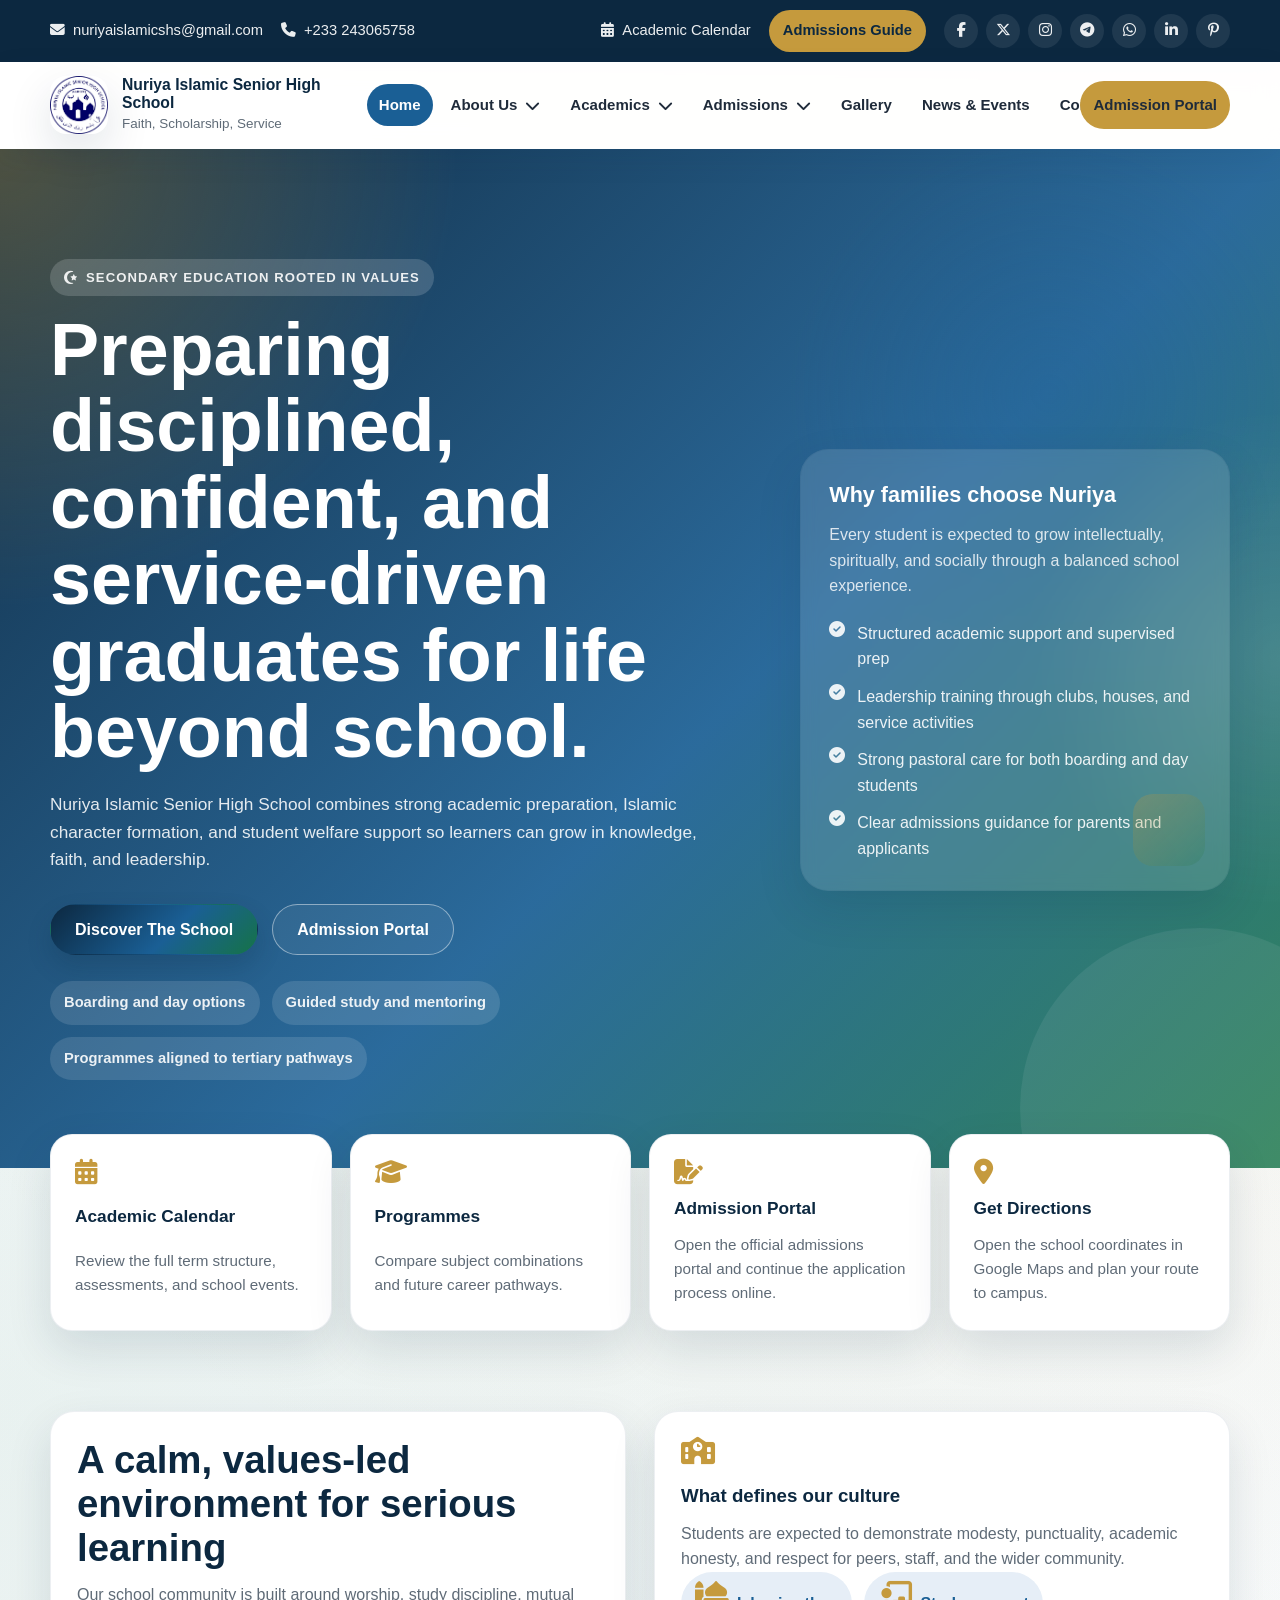
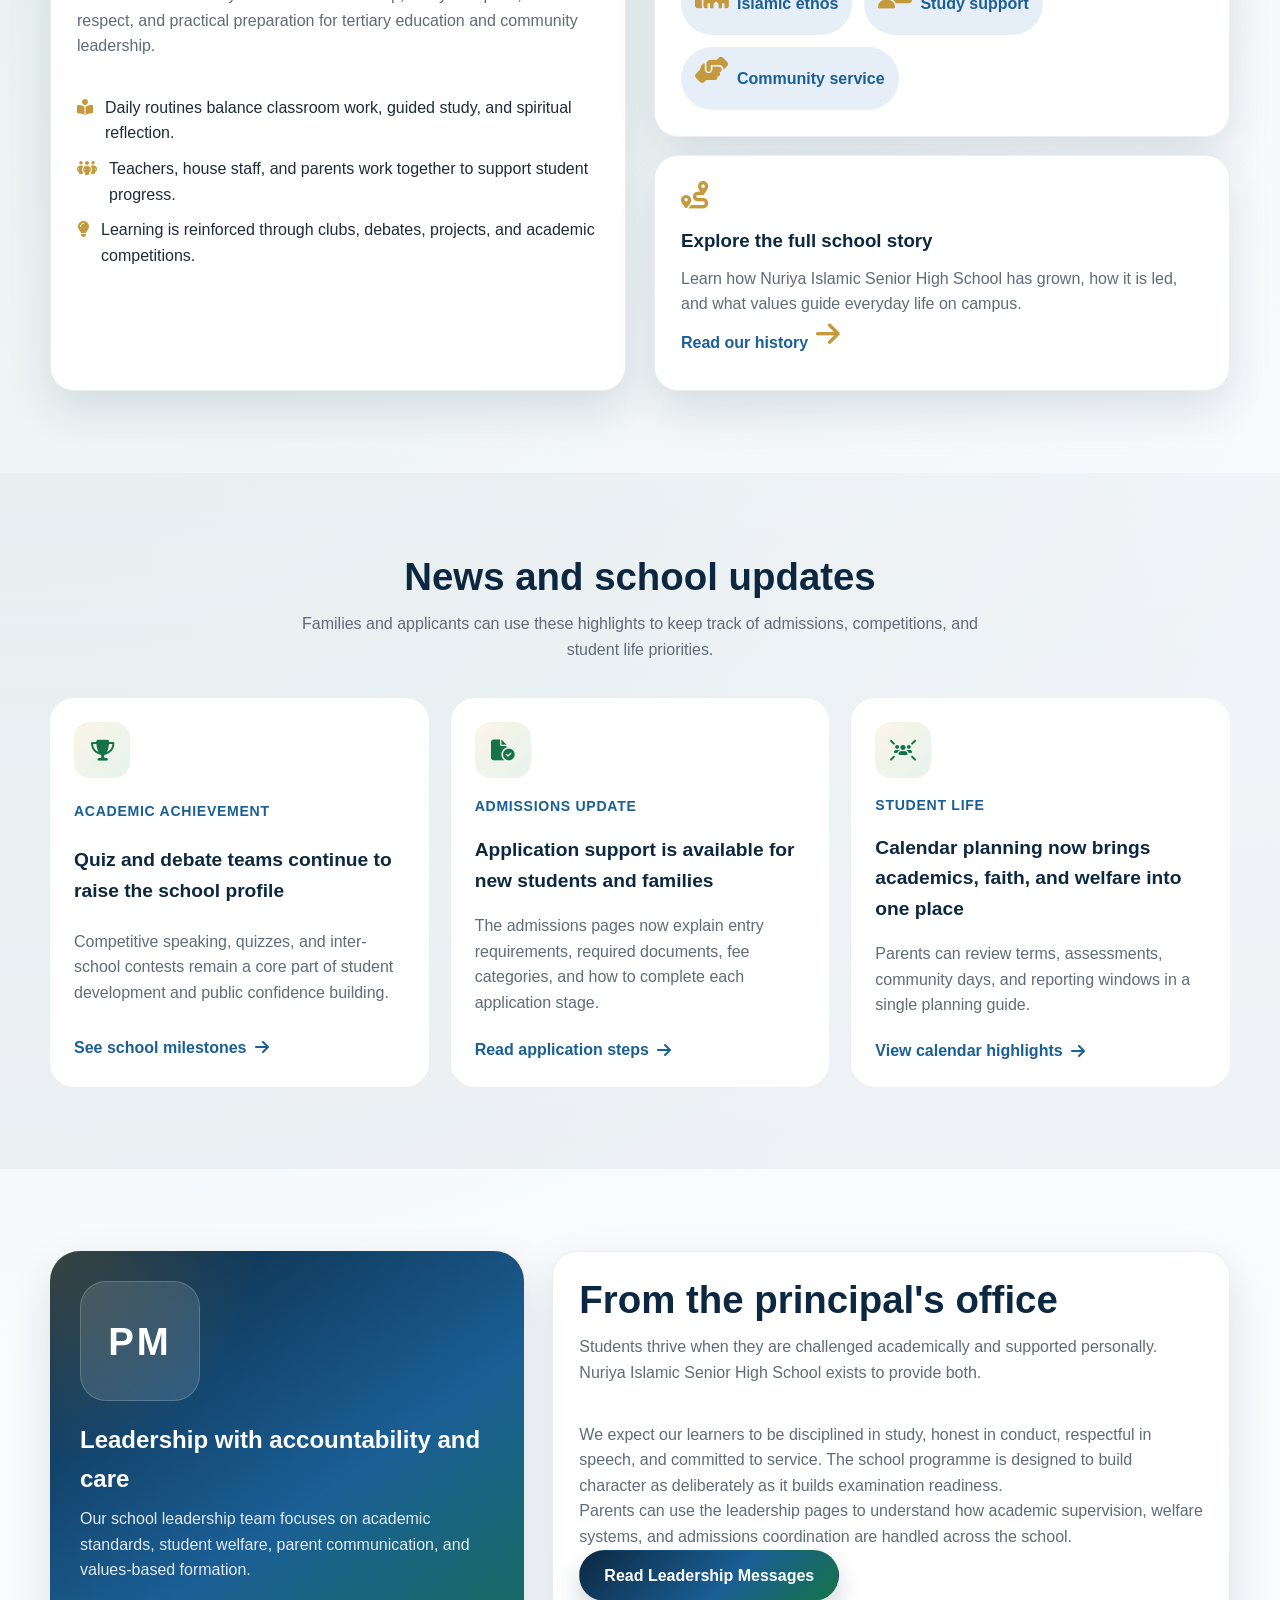
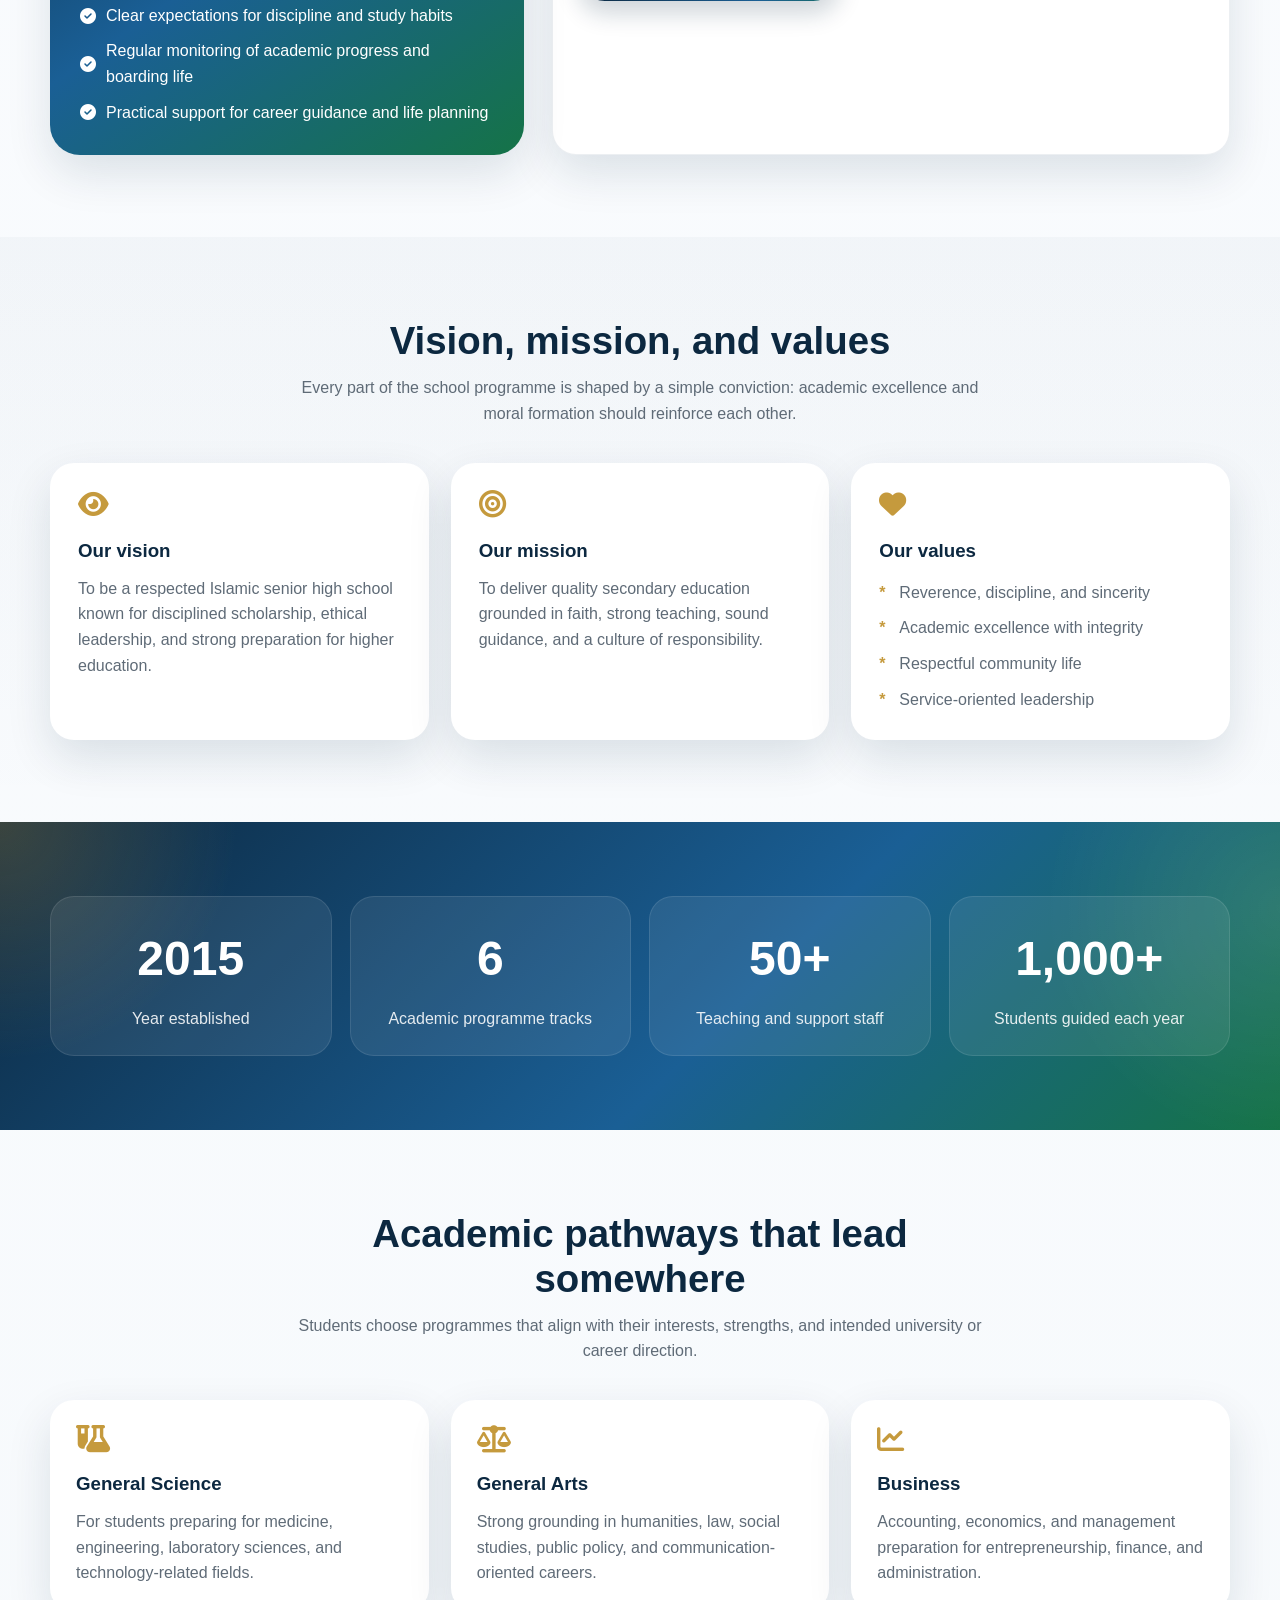
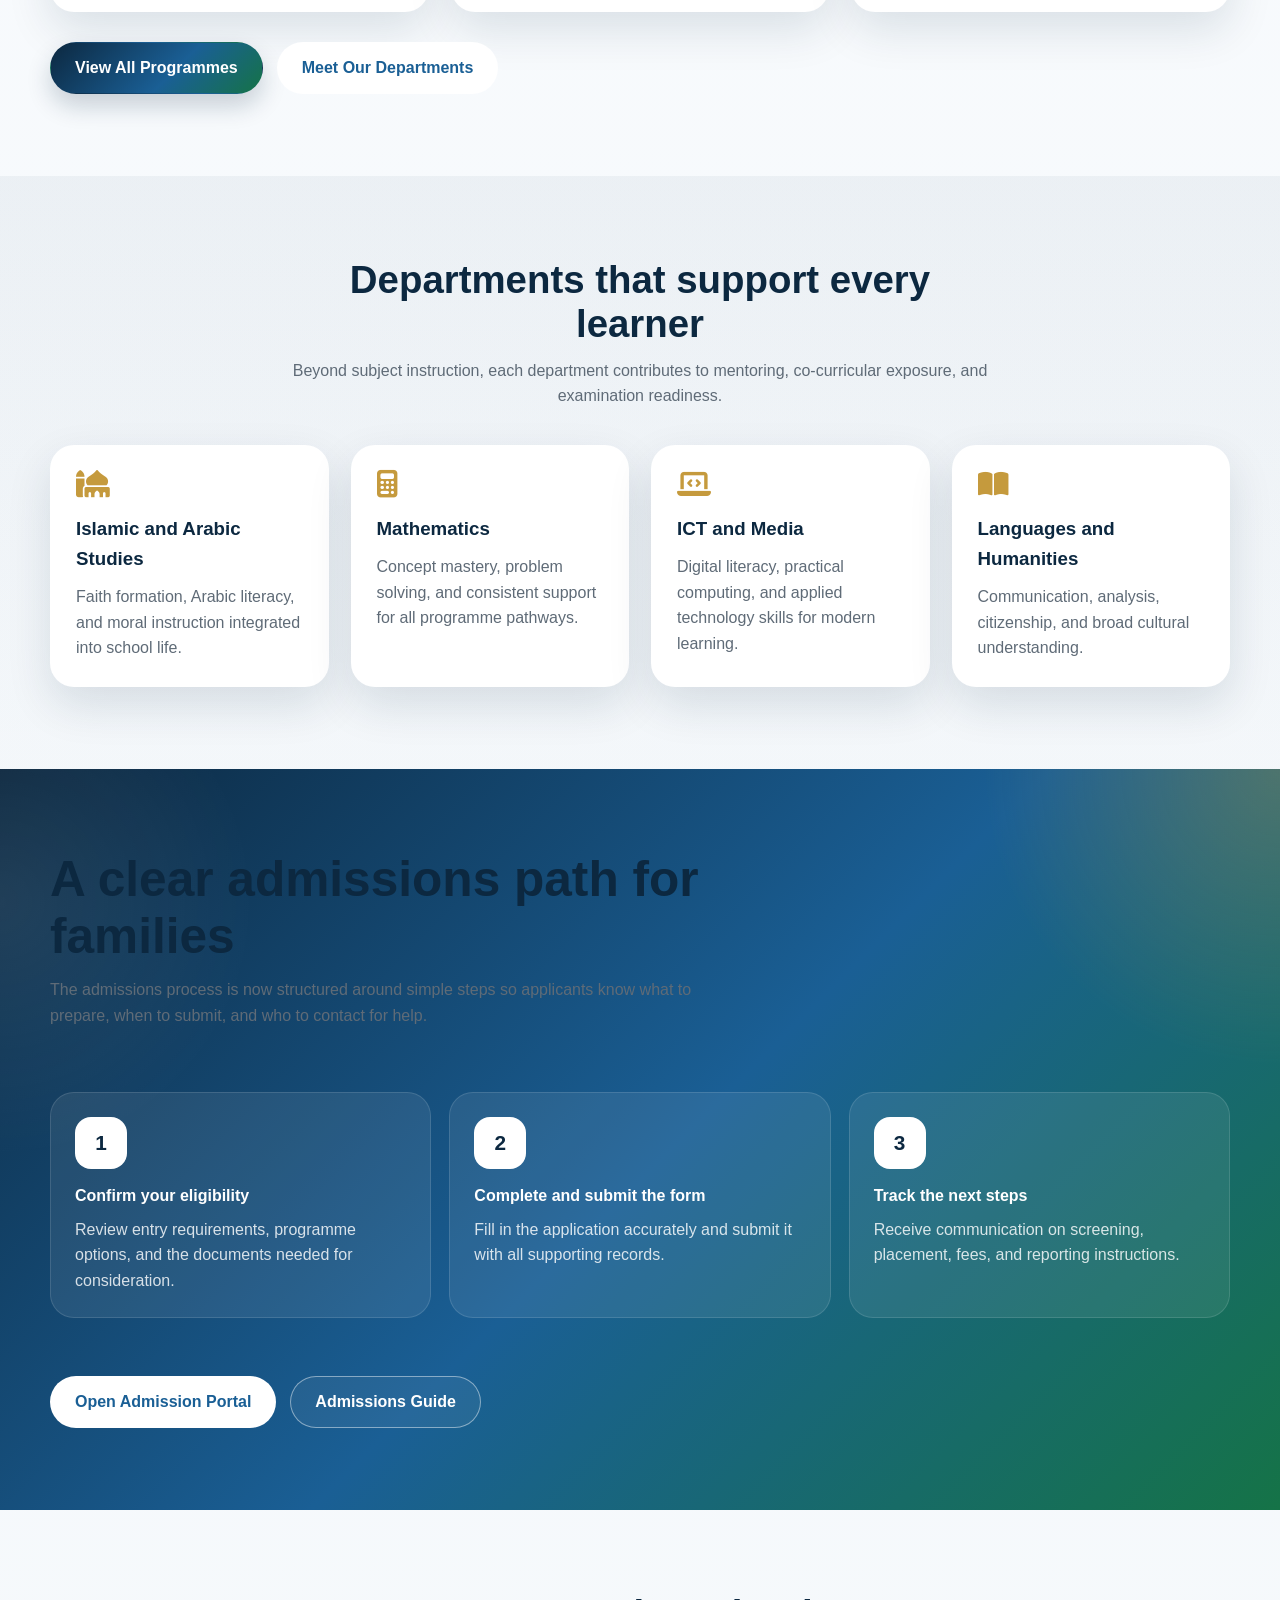
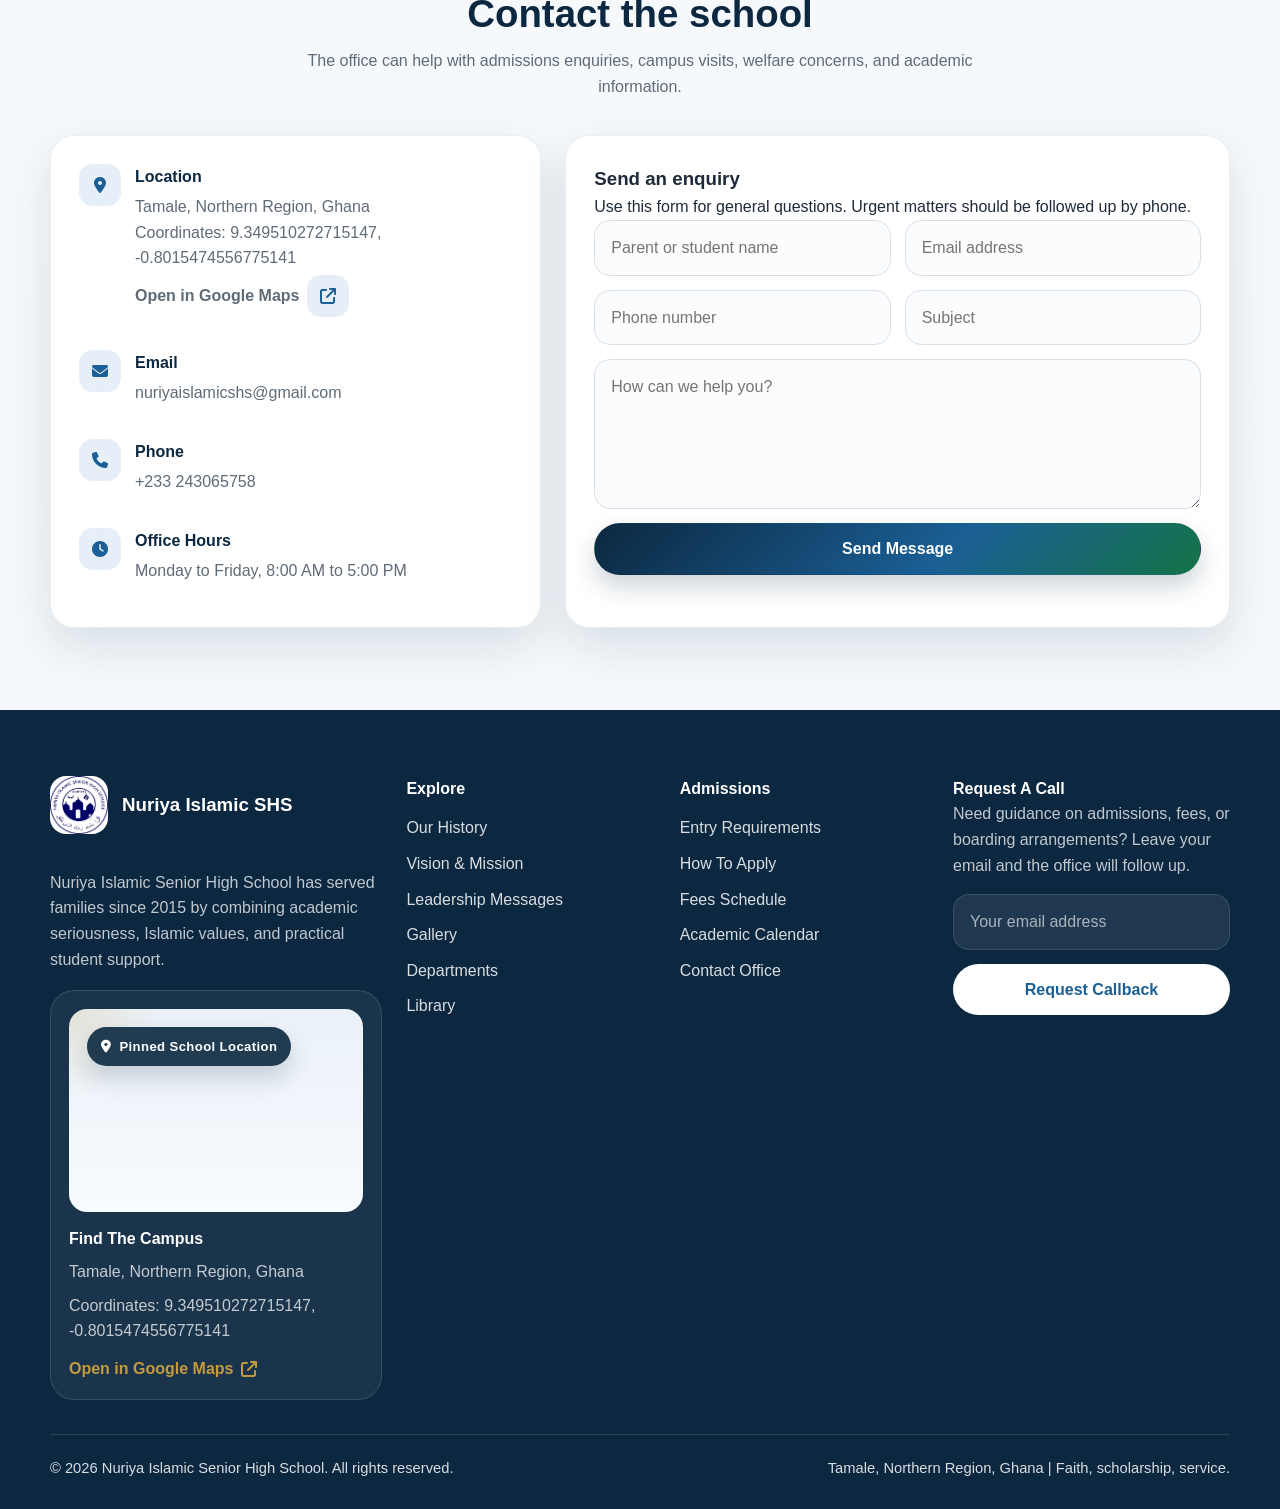
<file: index.html>
<!DOCTYPE html>
<html lang="en">
<head>
    <meta charset="UTF-8">
    <meta name="viewport" content="width=device-width, initial-scale=1.0">
    <meta name="description" content="Nuriya Islamic Senior High School provides faith-based secondary education in Tamale with strong academics, character formation, and community service.">
    <meta http-equiv="Content-Security-Policy" content="default-src 'self'; base-uri 'self'; form-action 'self'; img-src 'self' data:; media-src 'self'; object-src 'none'; script-src 'self'; style-src 'self' https://cdnjs.cloudflare.com; font-src 'self' https://cdnjs.cloudflare.com data:; connect-src 'none'; frame-src https://www.google.com https://maps.google.com; worker-src 'none'; upgrade-insecure-requests">
    <meta name="referrer" content="strict-origin-when-cross-origin">
    <title>Nuriya Islamic Senior High School | Faith, Scholarship, Service</title>
    <link rel="stylesheet" href="styles.css">
    <link rel="stylesheet" href="https://cdnjs.cloudflare.com/ajax/libs/font-awesome/6.5.2/css/all.min.css" integrity="sha512-SnH5WK+bZxgPHs44uWIX+LLJAJ9/2PkPKZ5QiAj6Ta86w+fsb2TkcmfRyVX3pBnMFcV7oQPJkl9QevSCWr3W6A==" crossorigin="anonymous" referrerpolicy="no-referrer">
</head>
<body>
    <div class="top-bar">
        <div class="container top-bar-inner">
            <div class="top-bar-links">
                <a href="mailto:nuriyaislamicshs@gmail.com"><i class="fas fa-envelope"></i><span>nuriyaislamicshs@gmail.com</span></a>
                <a href="tel:+233243065758"><i class="fas fa-phone"></i><span>+233 243065758</span></a>
            </div>
            <div class="top-bar-actions">
                <a href="calendar.html"><i class="fas fa-calendar-alt"></i><span>Academic Calendar</span></a>
                <a href="how-to-apply.html" class="portal-btn">Admissions Guide</a>
                <div class="top-social" aria-label="Social media links">
                    <a href="https://facebook.com/nuriyaislamicshs" target="_blank" rel="noopener noreferrer" referrerpolicy="no-referrer" aria-label="Facebook" title="Facebook"><i class="fab fa-facebook-f"></i></a>
                    <a href="https://x.com/nuriyaislamicshs" target="_blank" rel="noopener noreferrer" referrerpolicy="no-referrer" aria-label="X" title="X"><i class="fab fa-x-twitter"></i></a>
                    <a href="https://instagram.com/nuriyaislamicshs" target="_blank" rel="noopener noreferrer" referrerpolicy="no-referrer" aria-label="Instagram" title="Instagram"><i class="fab fa-instagram"></i></a>
                    <a href="https://t.me/nuriyaislamicshs" target="_blank" rel="noopener noreferrer" referrerpolicy="no-referrer" aria-label="Telegram" title="Telegram"><i class="fab fa-telegram"></i></a>
                    <a href="https://wa.me/233243065758" target="_blank" rel="noopener noreferrer" referrerpolicy="no-referrer" aria-label="WhatsApp" title="WhatsApp"><i class="fab fa-whatsapp"></i></a>
                    <a href="https://linkedin.com/company/nuriyaislamicshs" target="_blank" rel="noopener noreferrer" referrerpolicy="no-referrer" aria-label="LinkedIn" title="LinkedIn"><i class="fab fa-linkedin-in"></i></a>
                    <a href="https://pinterest.com/nuriyaislamicshs" target="_blank" rel="noopener noreferrer" referrerpolicy="no-referrer" aria-label="Pinterest" title="Pinterest"><i class="fab fa-pinterest-p"></i></a>
                </div>
            </div>
        </div>
    </div>

    <header class="header">
        <div class="container">
            <a class="logo" href="index.html">
                <img src="img/nuriyashslogo.png" alt="Nuriya Islamic Senior High School logo">
                <div class="logo-text">
                    <h1>Nuriya Islamic Senior High School</h1>
                    <span>Faith, Scholarship, Service</span>
                </div>
            </a>

            <button class="mobile-menu" type="button" aria-expanded="false" aria-controls="site-navigation">
                <span class="sr-only">Toggle navigation</span>
                <i class="fas fa-bars"></i>
            </button>

            <nav class="nav-menu" id="site-navigation" aria-label="Primary">
                <ul>
                    <li><a href="index.html" class="active">Home</a></li>
                    <li class="dropdown">
                        <button class="nav-trigger" type="button" aria-expanded="false">About Us <i class="fas fa-chevron-down"></i></button>
                        <ul class="dropdown-content">
                            <li><a href="history.html">History</a></li>
                            <li><a href="vision.html">Vision &amp; Mission</a></li>
                            <li><a href="principal.html">Leadership Messages</a></li>
                        
                            <li><a href="administration.html">Administration</a></li>
                        </ul>
                    </li>
                    <li class="dropdown">
                        <button class="nav-trigger" type="button" aria-expanded="false">Academics <i class="fas fa-chevron-down"></i></button>
                        <ul class="dropdown-content">
                            <li><a href="departments.html">Departments</a></li>
                            <li><a href="programmes.html">Programmes</a></li>
                            <li><a href="calendar.html">Academic Calendar</a></li>
                            <li><a href="library.html">Library</a></li>
                        </ul>
                    </li>
                    <li class="dropdown">
                        <button class="nav-trigger" type="button" aria-expanded="false">Admissions <i class="fas fa-chevron-down"></i></button>
                        <ul class="dropdown-content">
                            <li><a href="requirements.html">Entry Requirements</a></li>
                            <li><a href="how-to-apply.html">How To Apply</a></li>
                            <li><a href="fees.html">Fees Schedule</a></li>
                        </ul>
                    </li>
                    <li><a href="gallery.html">Gallery</a></li>
                    <li><a href="#news">News &amp; Events</a></li>
                    <li><a href="#contact">Contact</a></li>
                </ul>

                <a href="https://www.myshsadmission.xyz/site/schools/NURISEC/" class="btn apply-btn" target="_blank" rel="noopener noreferrer" referrerpolicy="no-referrer">Admission Portal</a>
            </nav>
        </div>
    </header>

    <main>
        <section class="hero" id="home">
            <div class="container hero-grid">
                <div class="hero-content">
                    <span class="eyebrow"><i class="fas fa-star-and-crescent"></i> Secondary Education Rooted In Values</span>
                    <h2>Preparing disciplined, confident, and service-driven graduates for life beyond school.</h2>
                    <p>Nuriya Islamic Senior High School combines strong academic preparation, Islamic character formation, and student welfare support so learners can grow in knowledge, faith, and leadership.</p>
                    <div class="hero-actions">
                        <a href="#about" class="btn btn-primary">Discover The School</a>
                        <a href="https://www.myshsadmission.xyz/site/schools/NURISEC/" class="btn btn-outline" target="_blank" rel="noopener noreferrer" referrerpolicy="no-referrer">Admission Portal</a>
                    </div>
                    <div class="hero-badges">
                        <span>Boarding and day options</span>
                        <span>Guided study and mentoring</span>
                        <span>Programmes aligned to tertiary pathways</span>
                    </div>
                </div>

                <aside class="hero-panel" aria-label="School strengths">
                    <h3>Why families choose Nuriya</h3>
                    <p>Every student is expected to grow intellectually, spiritually, and socially through a balanced school experience.</p>
                    <ul>
                        <li><i class="fas fa-check-circle"></i><span>Structured academic support and supervised prep</span></li>
                        <li><i class="fas fa-check-circle"></i><span>Leadership training through clubs, houses, and service activities</span></li>
                        <li><i class="fas fa-check-circle"></i><span>Strong pastoral care for both boarding and day students</span></li>
                        <li><i class="fas fa-check-circle"></i><span>Clear admissions guidance for parents and applicants</span></li>
                    </ul>
                </aside>
            </div>
        </section>

        <section class="quick-links">
            <div class="container">
                <div class="quick-links-grid">
                    <a class="quick-link" href="calendar.html">
                        <i class="fas fa-calendar-days"></i>
                        <h3>Academic Calendar</h3>
                        <p>Review the full term structure, assessments, and school events.</p>
                    </a>
                    <a class="quick-link" href="programmes.html">
                        <i class="fas fa-graduation-cap"></i>
                        <h3>Programmes</h3>
                        <p>Compare subject combinations and future career pathways.</p>
                    </a>
                    <a class="quick-link" href="https://www.myshsadmission.xyz/site/schools/NURISEC/" target="_blank" rel="noopener noreferrer" referrerpolicy="no-referrer">
                        <i class="fas fa-file-signature"></i>
                        <h3>Admission Portal</h3>
                        <p>Open the official admissions portal and continue the application process online.</p>
                    </a>
                    <a class="quick-link" href="https://www.google.com/maps?q=9.349510272715147,-0.8015474556775141" target="_blank" rel="noopener noreferrer" referrerpolicy="no-referrer">
                        <i class="fas fa-location-dot"></i>
                        <h3>Get Directions</h3>
                        <p>Open the school coordinates in Google Maps and plan your route to campus.</p>
                    </a>
                </div>
            </div>
        </section>

        <section class="content-section about-strip" id="about">
            <div class="container two-column">
                <div class="content-card">
                    <div class="section-header">
                        <h2>A calm, values-led environment for serious learning</h2>
                        <p>Our school community is built around worship, study discipline, mutual respect, and practical preparation for tertiary education and community leadership.</p>
                    </div>
                    <ul class="highlight-list">
                        <li><i class="fas fa-book-open-reader"></i><span>Daily routines balance classroom work, guided study, and spiritual reflection.</span></li>
                        <li><i class="fas fa-people-group"></i><span>Teachers, house staff, and parents work together to support student progress.</span></li>
                        <li><i class="fas fa-lightbulb"></i><span>Learning is reinforced through clubs, debates, projects, and academic competitions.</span></li>
                    </ul>
                </div>

                <div class="stack">
                    <div class="info-card">
                        <i class="fas fa-school"></i>
                        <h3>What defines our culture</h3>
                        <p>Students are expected to demonstrate modesty, punctuality, academic honesty, and respect for peers, staff, and the wider community.</p>
                        <div class="info-band">
                            <span class="info-pill"><i class="fas fa-mosque"></i> Islamic ethos</span>
                            <span class="info-pill"><i class="fas fa-chalkboard-teacher"></i> Study support</span>
                            <span class="info-pill"><i class="fas fa-hands-helping"></i> Community service</span>
                        </div>
                    </div>
                    <div class="info-card">
                        <i class="fas fa-route"></i>
                        <h3>Explore the full school story</h3>
                        <p>Learn how Nuriya Islamic Senior High School has grown, how it is led, and what values guide everyday life on campus.</p>
                        <a href="history.html" class="text-link">Read our history <i class="fas fa-arrow-right"></i></a>
                    </div>
                </div>
            </div>
        </section>

        <section class="news-section content-section alt" id="news">
            <div class="container">
                <div class="section-header centered">
                    <h2>News and school updates</h2>
                    <p>Families and applicants can use these highlights to keep track of admissions, competitions, and student life priorities.</p>
                </div>
                <div class="news-grid">
                    <article class="news-card">
                        <div class="news-pill"><i class="fas fa-trophy"></i></div>
                        <span class="news-meta">Academic Achievement</span>
                        <h3>Quiz and debate teams continue to raise the school profile</h3>
                        <p>Competitive speaking, quizzes, and inter-school contests remain a core part of student development and public confidence building.</p>
                        <a href="history.html#milestones" class="text-link">See school milestones <i class="fas fa-arrow-right"></i></a>
                    </article>
                    <article class="news-card">
                        <div class="news-pill"><i class="fas fa-file-circle-check"></i></div>
                        <span class="news-meta">Admissions Update</span>
                        <h3>Application support is available for new students and families</h3>
                        <p>The admissions pages now explain entry requirements, required documents, fee categories, and how to complete each application stage.</p>
                        <a href="how-to-apply.html#application-steps" class="text-link">Read application steps <i class="fas fa-arrow-right"></i></a>
                    </article>
                    <article class="news-card">
                        <div class="news-pill"><i class="fas fa-users-rays"></i></div>
                        <span class="news-meta">Student Life</span>
                        <h3>Calendar planning now brings academics, faith, and welfare into one place</h3>
                        <p>Parents can review terms, assessments, community days, and reporting windows in a single planning guide.</p>
                        <a href="calendar.html#highlights" class="text-link">View calendar highlights <i class="fas fa-arrow-right"></i></a>
                    </article>
                </div>
            </div>
        </section>

        <section class="principal-section">
            <div class="container principal-content">
                <div class="profile-visual">
                    <div class="avatar">PM</div>
                    <h3>Leadership with accountability and care</h3>
                    <p>Our school leadership team focuses on academic standards, student welfare, parent communication, and values-based formation.</p>
                    <ul>
                        <li><i class="fas fa-check-circle"></i><span>Clear expectations for discipline and study habits</span></li>
                        <li><i class="fas fa-check-circle"></i><span>Regular monitoring of academic progress and boarding life</span></li>
                        <li><i class="fas fa-check-circle"></i><span>Practical support for career guidance and life planning</span></li>
                    </ul>
                </div>

                <div class="content-card">
                    <div class="section-header">
                        <h2>From the principal's office</h2>
                        <p>Students thrive when they are challenged academically and supported personally. Nuriya Islamic Senior High School exists to provide both.</p>
                    </div>
                    <p>We expect our learners to be disciplined in study, honest in conduct, respectful in speech, and committed to service. The school programme is designed to build character as deliberately as it builds examination readiness.</p>
                    <p>Parents can use the leadership pages to understand how academic supervision, welfare systems, and admissions coordination are handled across the school.</p>
                    <a href="principal.html" class="btn btn-primary">Read Leadership Messages</a>
                </div>
            </div>
        </section>

        <section class="vision-mission">
            <div class="container">
                <div class="section-header centered">
                    <h2>Vision, mission, and values</h2>
                    <p>Every part of the school programme is shaped by a simple conviction: academic excellence and moral formation should reinforce each other.</p>
                </div>
                <div class="vm-grid">
                    <div class="vm-card">
                        <i class="fas fa-eye"></i>
                        <h3>Our vision</h3>
                        <p>To be a respected Islamic senior high school known for disciplined scholarship, ethical leadership, and strong preparation for higher education.</p>
                    </div>
                    <div class="vm-card">
                        <i class="fas fa-bullseye"></i>
                        <h3>Our mission</h3>
                        <p>To deliver quality secondary education grounded in faith, strong teaching, sound guidance, and a culture of responsibility.</p>
                    </div>
                    <div class="vm-card">
                        <i class="fas fa-heart"></i>
                        <h3>Our values</h3>
                        <ul>
                            <li>Reverence, discipline, and sincerity</li>
                            <li>Academic excellence with integrity</li>
                            <li>Respectful community life</li>
                            <li>Service-oriented leadership</li>
                        </ul>
                    </div>
                </div>
            </div>
        </section>

        <section class="statistics">
            <div class="container">
                <div class="stats-grid">
                    <div class="stat-item">
                        <h2>2015</h2>
                        <p>Year established</p>
                    </div>
                    <div class="stat-item">
                        <h2>6</h2>
                        <p>Academic programme tracks</p>
                    </div>
                    <div class="stat-item">
                        <h2>50+</h2>
                        <p>Teaching and support staff</p>
                    </div>
                    <div class="stat-item">
                        <h2>1,000+</h2>
                        <p>Students guided each year</p>
                    </div>
                </div>
            </div>
        </section>

        <section class="programmes" id="academics">
            <div class="container">
                <div class="section-header centered">
                    <h2>Academic pathways that lead somewhere</h2>
                    <p>Students choose programmes that align with their interests, strengths, and intended university or career direction.</p>
                </div>
                <div class="programmes-grid">
                    <article class="programme-card">
                        <i class="fas fa-flask-vial"></i>
                        <h3>General Science</h3>
                        <p>For students preparing for medicine, engineering, laboratory sciences, and technology-related fields.</p>
                    </article>
                    <article class="programme-card">
                        <i class="fas fa-scale-balanced"></i>
                        <h3>General Arts</h3>
                        <p>Strong grounding in humanities, law, social studies, public policy, and communication-oriented careers.</p>
                    </article>
                    <article class="programme-card">
                        <i class="fas fa-chart-line"></i>
                        <h3>Business</h3>
                        <p>Accounting, economics, and management preparation for entrepreneurship, finance, and administration.</p>
                    </article>
                </div>
                <div class="hero-actions">
                    <a href="programmes.html" class="btn btn-primary">View All Programmes</a>
                    <a href="departments.html" class="btn btn-light">Meet Our Departments</a>
                </div>
            </div>
        </section>

        <section class="departments">
            <div class="container">
                <div class="section-header centered">
                    <h2>Departments that support every learner</h2>
                    <p>Beyond subject instruction, each department contributes to mentoring, co-curricular exposure, and examination readiness.</p>
                </div>
                <div class="departments-grid">
                    <article class="department-item">
                        <i class="fas fa-mosque"></i>
                        <h3>Islamic and Arabic Studies</h3>
                        <p>Faith formation, Arabic literacy, and moral instruction integrated into school life.</p>
                    </article>
                    <article class="department-item">
                        <i class="fas fa-calculator"></i>
                        <h3>Mathematics</h3>
                        <p>Concept mastery, problem solving, and consistent support for all programme pathways.</p>
                    </article>
                    <article class="department-item">
                        <i class="fas fa-laptop-code"></i>
                        <h3>ICT and Media</h3>
                        <p>Digital literacy, practical computing, and applied technology skills for modern learning.</p>
                    </article>
                    <article class="department-item">
                        <i class="fas fa-book-open"></i>
                        <h3>Languages and Humanities</h3>
                        <p>Communication, analysis, citizenship, and broad cultural understanding.</p>
                    </article>
                </div>
            </div>
        </section>

        <section class="admissions" id="admissions">
            <div class="container admissions-content">
                <div class="section-header">
                    <h2>A clear admissions path for families</h2>
                    <p>The admissions process is now structured around simple steps so applicants know what to prepare, when to submit, and who to contact for help.</p>
                </div>
                <div class="admissions-steps">
                    <div class="step">
                        <div class="step-number">1</div>
                        <h4>Confirm your eligibility</h4>
                        <p>Review entry requirements, programme options, and the documents needed for consideration.</p>
                    </div>
                    <div class="step">
                        <div class="step-number">2</div>
                        <h4>Complete and submit the form</h4>
                        <p>Fill in the application accurately and submit it with all supporting records.</p>
                    </div>
                    <div class="step">
                        <div class="step-number">3</div>
                        <h4>Track the next steps</h4>
                        <p>Receive communication on screening, placement, fees, and reporting instructions.</p>
                    </div>
                </div>
                <div class="hero-actions">
                    <a href="https://www.myshsadmission.xyz/site/schools/NURISEC/" class="btn btn-light" target="_blank" rel="noopener noreferrer" referrerpolicy="no-referrer">Open Admission Portal</a>
                    <a href="how-to-apply.html" class="btn btn-outline">Admissions Guide</a>
                </div>
            </div>
        </section>

        <section class="contact-section" id="contact">
            <div class="container">
                <div class="section-header centered">
                    <h2>Contact the school</h2>
                    <p>The office can help with admissions enquiries, campus visits, welfare concerns, and academic information.</p>
                </div>
                <div class="contact-grid">
                    <div class="contact-info">
                        <div class="contact-item">
                            <i class="fas fa-location-dot"></i>
                            <div>
                                <h4>Location</h4>
                                <p>Tamale, Northern Region, Ghana</p>
                                <p>Coordinates: 9.349510272715147, -0.8015474556775141</p>
                                <a href="https://www.google.com/maps?q=9.349510272715147,-0.8015474556775141" class="text-link" target="_blank" rel="noopener noreferrer" referrerpolicy="no-referrer">Open in Google Maps <i class="fas fa-arrow-up-right-from-square"></i></a>
                            </div>
                        </div>
                        <div class="contact-item">
                            <i class="fas fa-envelope"></i>
                            <div>
                                <h4>Email</h4>
                                <a href="mailto:nuriyaislamicshs@gmail.com">nuriyaislamicshs@gmail.com</a>
                            </div>
                        </div>
                        <div class="contact-item">
                            <i class="fas fa-phone"></i>
                            <div>
                                <h4>Phone</h4>
                                <a href="tel:+233243065758">+233 243065758</a>
                            </div>
                        </div>
                        <div class="contact-item">
                            <i class="fas fa-clock"></i>
                            <div>
                                <h4>Office Hours</h4>
                                <p>Monday to Friday, 8:00 AM to 5:00 PM</p>
                            </div>
                        </div>
                    </div>

                    <div class="contact-form">
                        <h3>Send an enquiry</h3>
                        <p>Use this form for general questions. Urgent matters should be followed up by phone.</p>
                        <form data-success-message="Thank you. Your message has been recorded and the office will respond soon.">
                            <div class="form-row">
                                <input id="contact-name" name="name" type="text" placeholder="Parent or student name" autocomplete="name" maxlength="80" required>
                                <input id="contact-email" name="email" type="email" placeholder="Email address" autocomplete="email" inputmode="email" spellcheck="false" maxlength="120" required>
                            </div>
                            <div class="form-row">
                                <input id="contact-phone" name="phone" type="tel" placeholder="Phone number" autocomplete="tel" inputmode="tel" maxlength="30" pattern="[0-9+()\-\s]{7,30}">
                                <input id="contact-subject" name="subject" type="text" placeholder="Subject" maxlength="100">
                            </div>
                            <textarea id="contact-message" name="message" placeholder="How can we help you?" maxlength="1000" required></textarea>
                            <button type="submit" class="btn btn-primary">Send Message</button>
                        </form>
                        <p class="form-status" data-form-status></p>
                    </div>
                </div>
            </div>
        </section>
    </main>

    <footer class="footer">
        <div class="container">
            <div class="footer-grid">
                <div class="footer-about">
                    <div class="footer-logo">
                        <img src="img/nuriyashslogo.png" alt="Nuriya Islamic Senior High School logo">
                        <h3>Nuriya Islamic SHS</h3>
                    </div>
                    <p>Nuriya Islamic Senior High School has served families since 2015 by combining academic seriousness, Islamic values, and practical student support.</p>
                </div>
                <div class="footer-links">
                    <h4>Explore</h4>
                    <ul>
                        <li><a href="history.html">Our History</a></li>
                        <li><a href="vision.html">Vision &amp; Mission</a></li>
                        <li><a href="principal.html">Leadership Messages</a></li>
                        <li><a href="gallery.html">Gallery</a></li>
                        <li><a href="departments.html">Departments</a></li>
                        <li><a href="library.html">Library</a></li>
                    </ul>
                </div>
                <div class="footer-links">
                    <h4>Admissions</h4>
                    <ul>
                        <li><a href="requirements.html">Entry Requirements</a></li>
                        <li><a href="how-to-apply.html">How To Apply</a></li>
                        <li><a href="fees.html">Fees Schedule</a></li>
                        <li><a href="calendar.html">Academic Calendar</a></li>
                        <li><a href="#contact">Contact Office</a></li>
                    </ul>
                </div>
                <div class="footer-newsletter">
                    <h4>Request A Call</h4>
                    <p>Need guidance on admissions, fees, or boarding arrangements? Leave your email and the office will follow up.</p>
                    <form data-success-message="Thank you. The school office has received your callback request.">
                        <label class="sr-only" for="home-footer-email">Email address</label>
                        <input id="home-footer-email" type="email" placeholder="Your email address" autocomplete="email" inputmode="email" spellcheck="false" maxlength="120" required>
                        <button type="submit" class="btn btn-light">Request Callback</button>
                    </form>
                    <p class="form-status" data-form-status></p>
                </div>
            </div>
            <div class="footer-bottom">
                <p>&copy; <span data-current-year>2026</span> Nuriya Islamic Senior High School. All rights reserved.</p>
                <p>Tamale, Northern Region, Ghana | Faith, scholarship, service.</p>
            </div>
        </div>
    </footer>

    <script src="script.js"></script>
</body>
</html>
</file>
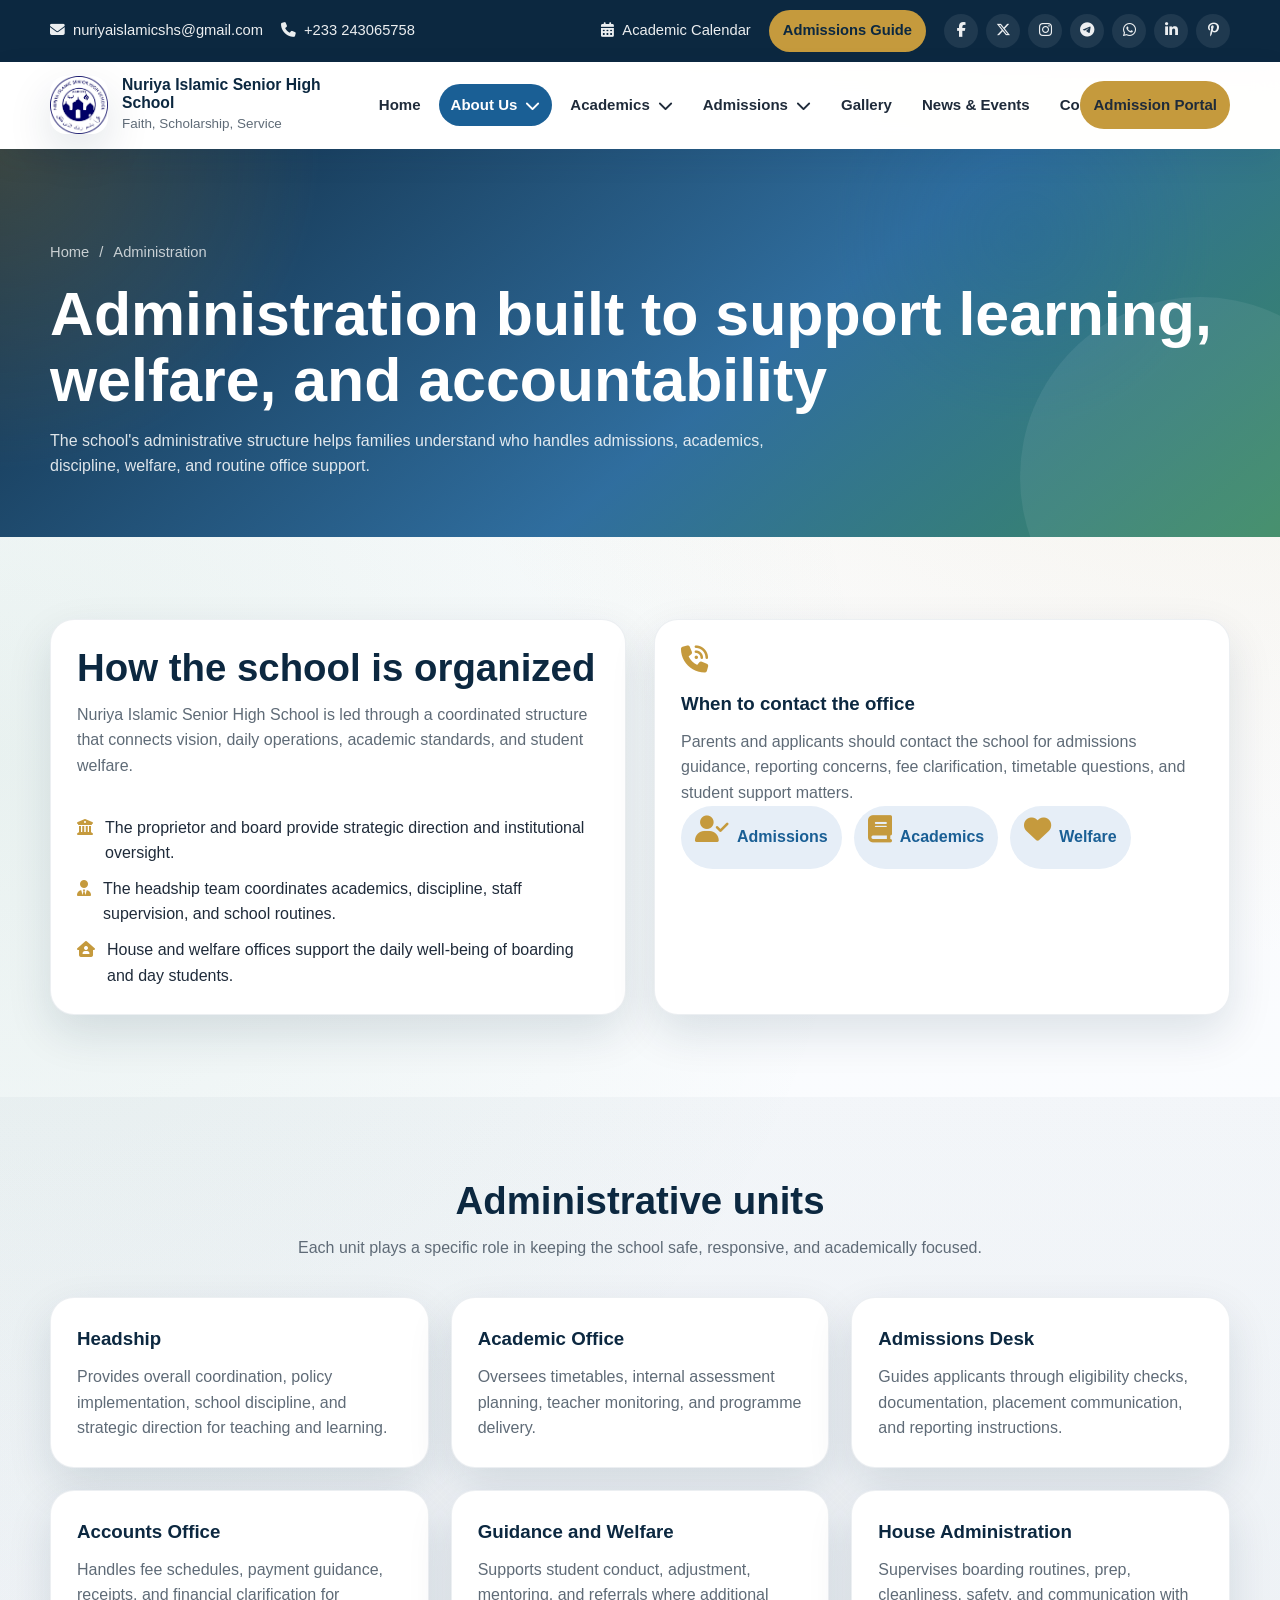
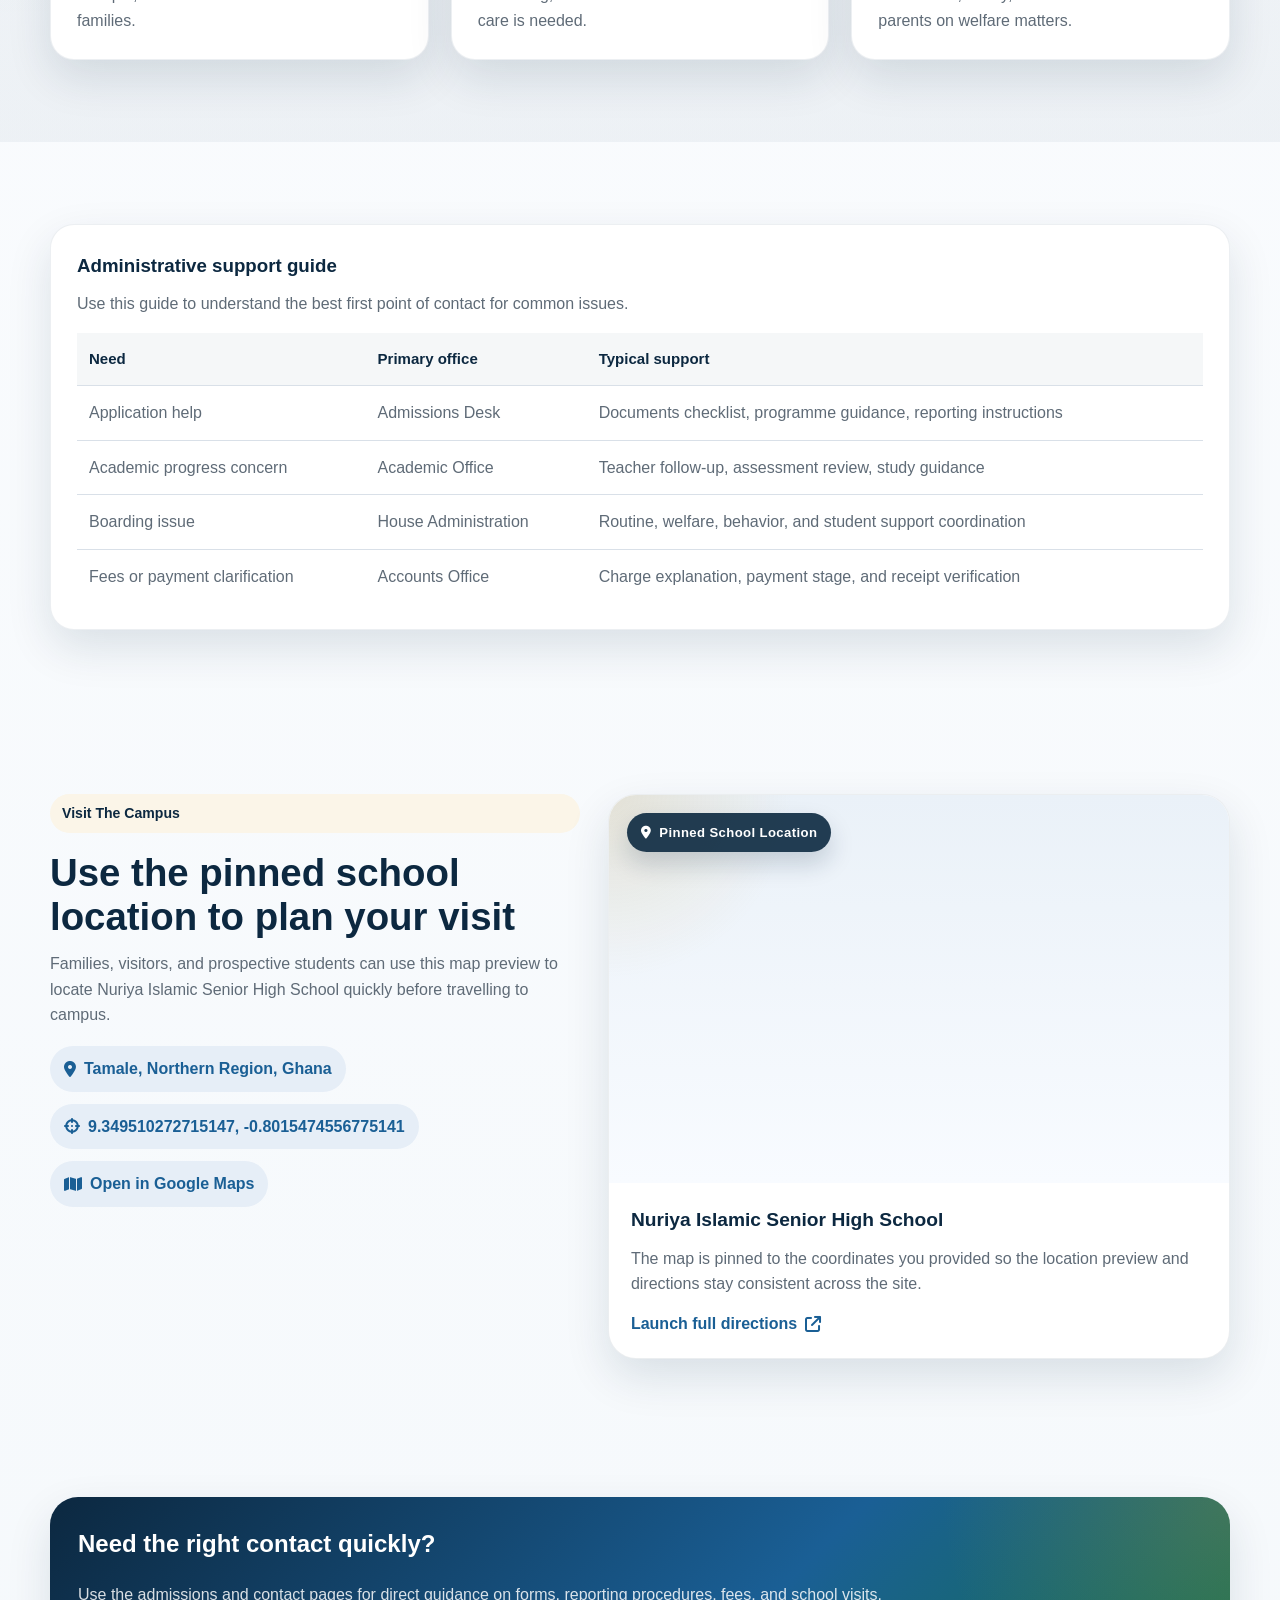
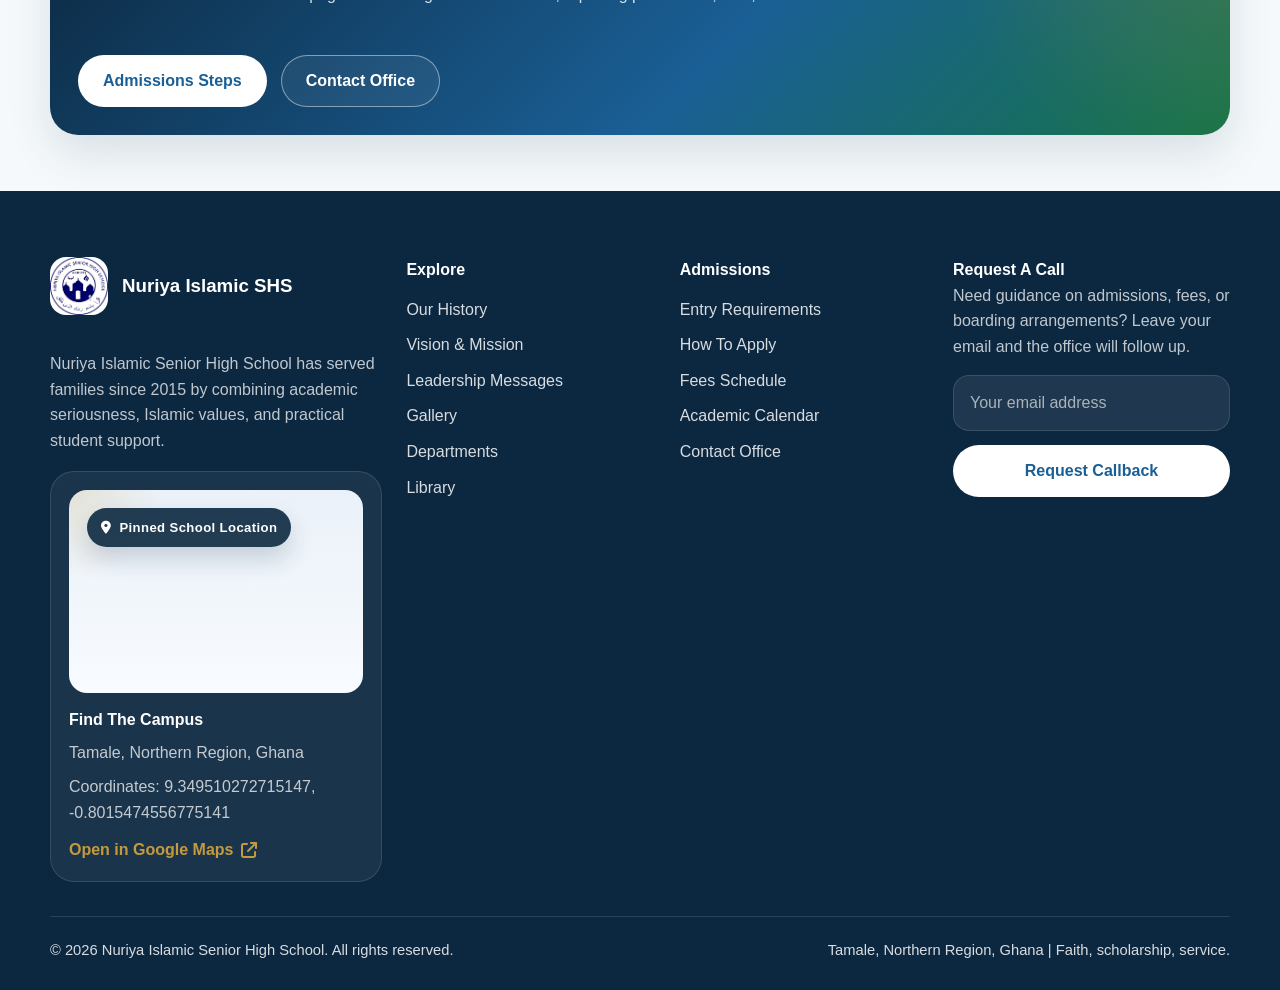
<file: administration.html>
<!DOCTYPE html>
<html lang="en">
<head>
    <meta charset="UTF-8">
    <meta name="viewport" content="width=device-width, initial-scale=1.0">
    <meta name="description" content="See how Nuriya Islamic Senior High School is organized across leadership, academics, welfare, and admissions support.">
    <meta http-equiv="Content-Security-Policy" content="default-src 'self'; base-uri 'self'; form-action 'self'; img-src 'self' data:; media-src 'self'; object-src 'none'; script-src 'self'; style-src 'self' https://cdnjs.cloudflare.com; font-src 'self' https://cdnjs.cloudflare.com data:; connect-src 'none'; frame-src https://www.google.com https://maps.google.com; worker-src 'none'; upgrade-insecure-requests">
    <meta name="referrer" content="strict-origin-when-cross-origin">
    <title>Administration | Nuriya Islamic Senior High School</title>
    <link rel="stylesheet" href="styles.css">
    <link rel="stylesheet" href="https://cdnjs.cloudflare.com/ajax/libs/font-awesome/6.5.2/css/all.min.css" integrity="sha512-SnH5WK+bZxgPHs44uWIX+LLJAJ9/2PkPKZ5QiAj6Ta86w+fsb2TkcmfRyVX3pBnMFcV7oQPJkl9QevSCWr3W6A==" crossorigin="anonymous" referrerpolicy="no-referrer">
</head>
<body>
    <div class="top-bar">
        <div class="container top-bar-inner">
            <div class="top-bar-links">
                <a href="mailto:nuriyaislamicshs@gmail.com"><i class="fas fa-envelope"></i><span>nuriyaislamicshs@gmail.com</span></a>
                <a href="tel:+233243065758"><i class="fas fa-phone"></i><span>+233 243065758</span></a>
            </div>
            <div class="top-bar-actions">
                <a href="calendar.html"><i class="fas fa-calendar-alt"></i><span>Academic Calendar</span></a>
                <a href="how-to-apply.html" class="portal-btn">Admissions Guide</a>
                <div class="top-social" aria-label="Social media links">
                    <a href="https://facebook.com/nuriyaislamicshs" target="_blank" rel="noopener noreferrer" referrerpolicy="no-referrer" aria-label="Facebook" title="Facebook"><i class="fab fa-facebook-f"></i></a>
                    <a href="https://x.com/nuriyaislamicshs" target="_blank" rel="noopener noreferrer" referrerpolicy="no-referrer" aria-label="X" title="X"><i class="fab fa-x-twitter"></i></a>
                    <a href="https://instagram.com/nuriyaislamicshs" target="_blank" rel="noopener noreferrer" referrerpolicy="no-referrer" aria-label="Instagram" title="Instagram"><i class="fab fa-instagram"></i></a>
                    <a href="https://t.me/nuriyaislamicshs" target="_blank" rel="noopener noreferrer" referrerpolicy="no-referrer" aria-label="Telegram" title="Telegram"><i class="fab fa-telegram"></i></a>
                    <a href="https://wa.me/233243065758" target="_blank" rel="noopener noreferrer" referrerpolicy="no-referrer" aria-label="WhatsApp" title="WhatsApp"><i class="fab fa-whatsapp"></i></a>
                    <a href="https://linkedin.com/company/nuriyaislamicshs" target="_blank" rel="noopener noreferrer" referrerpolicy="no-referrer" aria-label="LinkedIn" title="LinkedIn"><i class="fab fa-linkedin-in"></i></a>
                    <a href="https://pinterest.com/nuriyaislamicshs" target="_blank" rel="noopener noreferrer" referrerpolicy="no-referrer" aria-label="Pinterest" title="Pinterest"><i class="fab fa-pinterest-p"></i></a>
                </div>
            </div>
        </div>
    </div>

    <header class="header">
        <div class="container">
            <a class="logo" href="index.html">
                <img src="img/nuriyashslogo.png" alt="Nuriya Islamic Senior High School logo">
                <div class="logo-text">
                    <h1>Nuriya Islamic Senior High School</h1>
                    <span>Faith, Scholarship, Service</span>
                </div>
            </a>

            <button class="mobile-menu" type="button" aria-expanded="false" aria-controls="site-navigation">
                <span class="sr-only">Toggle navigation</span>
                <i class="fas fa-bars"></i>
            </button>

            <nav class="nav-menu" id="site-navigation" aria-label="Primary">
                <ul>
                    <li><a href="index.html">Home</a></li>
                    <li class="dropdown">
                        <button class="nav-trigger active" type="button" aria-expanded="false">About Us <i class="fas fa-chevron-down"></i></button>
                        <ul class="dropdown-content">
                            <li><a href="history.html">History</a></li>
                            <li><a href="vision.html">Vision &amp; Mission</a></li>
                            <li><a href="principal.html">Leadership Messages</a></li>
                        
                            <li><a href="administration.html" class="active">Administration</a></li>
                        </ul>
                    </li>
                    <li class="dropdown">
                        <button class="nav-trigger" type="button" aria-expanded="false">Academics <i class="fas fa-chevron-down"></i></button>
                        <ul class="dropdown-content">
                            <li><a href="departments.html">Departments</a></li>
                            <li><a href="programmes.html">Programmes</a></li>
                            <li><a href="calendar.html">Academic Calendar</a></li>
                            <li><a href="library.html">Library</a></li>
                        </ul>
                    </li>
                    <li class="dropdown">
                        <button class="nav-trigger" type="button" aria-expanded="false">Admissions <i class="fas fa-chevron-down"></i></button>
                        <ul class="dropdown-content">
                            <li><a href="requirements.html">Entry Requirements</a></li>
                            <li><a href="how-to-apply.html">How To Apply</a></li>
                            <li><a href="fees.html">Fees Schedule</a></li>
                        </ul>
                    </li>
                    <li><a href="gallery.html">Gallery</a></li>
                    <li><a href="index.html#news">News &amp; Events</a></li>
                    <li><a href="index.html#contact">Contact</a></li>
                </ul>

                <a href="https://www.myshsadmission.xyz/site/schools/NURISEC/" class="btn apply-btn" target="_blank" rel="noopener noreferrer" referrerpolicy="no-referrer">Admission Portal</a>
            </nav>
        </div>
    </header>

    <main>
        <section class="subpage-hero">
            <div class="container">
                <div class="breadcrumb">
                    <a href="index.html">Home</a>
                    <span>/</span>
                    <span>Administration</span>
                </div>
                <h1>Administration built to support learning, welfare, and accountability</h1>
                <p>The school's administrative structure helps families understand who handles admissions, academics, discipline, welfare, and routine office support.</p>
            </div>
        </section>

        <section class="content-section">
            <div class="container two-column">
                <div class="content-card">
                    <div class="section-header">
                        <h2>How the school is organized</h2>
                        <p>Nuriya Islamic Senior High School is led through a coordinated structure that connects vision, daily operations, academic standards, and student welfare.</p>
                    </div>
                    <ul class="highlight-list">
                        <li><i class="fas fa-building-columns"></i><span>The proprietor and board provide strategic direction and institutional oversight.</span></li>
                        <li><i class="fas fa-user-tie"></i><span>The headship team coordinates academics, discipline, staff supervision, and school routines.</span></li>
                        <li><i class="fas fa-house-user"></i><span>House and welfare offices support the daily well-being of boarding and day students.</span></li>
                    </ul>
                </div>
                <div class="info-card">
                    <i class="fas fa-phone-volume"></i>
                    <h3>When to contact the office</h3>
                    <p>Parents and applicants should contact the school for admissions guidance, reporting concerns, fee clarification, timetable questions, and student support matters.</p>
                    <div class="info-band">
                        <span class="info-pill"><i class="fas fa-user-check"></i> Admissions</span>
                        <span class="info-pill"><i class="fas fa-book"></i> Academics</span>
                        <span class="info-pill"><i class="fas fa-heart"></i> Welfare</span>
                    </div>
                </div>
            </div>
        </section>

        <section class="content-section alt">
            <div class="container">
                <div class="section-header centered">
                    <h2>Administrative units</h2>
                    <p>Each unit plays a specific role in keeping the school safe, responsive, and academically focused.</p>
                </div>
                <div class="card-grid">
                    <article class="content-card">
                        <h3>Headship</h3>
                        <p>Provides overall coordination, policy implementation, school discipline, and strategic direction for teaching and learning.</p>
                    </article>
                    <article class="content-card">
                        <h3>Academic Office</h3>
                        <p>Oversees timetables, internal assessment planning, teacher monitoring, and programme delivery.</p>
                    </article>
                    <article class="content-card">
                        <h3>Admissions Desk</h3>
                        <p>Guides applicants through eligibility checks, documentation, placement communication, and reporting instructions.</p>
                    </article>
                    <article class="content-card">
                        <h3>Accounts Office</h3>
                        <p>Handles fee schedules, payment guidance, receipts, and financial clarification for families.</p>
                    </article>
                    <article class="content-card">
                        <h3>Guidance and Welfare</h3>
                        <p>Supports student conduct, adjustment, mentoring, and referrals where additional care is needed.</p>
                    </article>
                    <article class="content-card">
                        <h3>House Administration</h3>
                        <p>Supervises boarding routines, prep, cleanliness, safety, and communication with parents on welfare matters.</p>
                    </article>
                </div>
            </div>
        </section>

        <section class="content-section">
            <div class="container">
                <div class="table-card">
                    <h3>Administrative support guide</h3>
                    <p>Use this guide to understand the best first point of contact for common issues.</p>
                    <table>
                        <thead>
                            <tr>
                                <th>Need</th>
                                <th>Primary office</th>
                                <th>Typical support</th>
                            </tr>
                        </thead>
                        <tbody>
                            <tr>
                                <td>Application help</td>
                                <td>Admissions Desk</td>
                                <td>Documents checklist, programme guidance, reporting instructions</td>
                            </tr>
                            <tr>
                                <td>Academic progress concern</td>
                                <td>Academic Office</td>
                                <td>Teacher follow-up, assessment review, study guidance</td>
                            </tr>
                            <tr>
                                <td>Boarding issue</td>
                                <td>House Administration</td>
                                <td>Routine, welfare, behavior, and student support coordination</td>
                            </tr>
                            <tr>
                                <td>Fees or payment clarification</td>
                                <td>Accounts Office</td>
                                <td>Charge explanation, payment stage, and receipt verification</td>
                            </tr>
                        </tbody>
                    </table>
                </div>
            </div>
        </section>

        <section class="content-section compact">
            <div class="container">
                <div class="cta-banner">
                    <h2>Need the right contact quickly?</h2>
                    <p>Use the admissions and contact pages for direct guidance on forms, reporting procedures, fees, and school visits.</p>
                    <div class="hero-actions">
                        <a href="how-to-apply.html" class="btn btn-light">Admissions Steps</a>
                        <a href="index.html#contact" class="btn btn-outline">Contact Office</a>
                    </div>
                </div>
            </div>
        </section>
    </main>

    <footer class="footer">
        <div class="container">
            <div class="footer-grid">
                <div class="footer-about">
                    <div class="footer-logo">
                        <img src="img/nuriyashslogo.png" alt="Nuriya Islamic Senior High School logo">
                        <h3>Nuriya Islamic SHS</h3>
                    </div>
                    <p>Nuriya Islamic Senior High School has served families since 2015 by combining academic seriousness, Islamic values, and practical student support.</p>
                </div>
                <div class="footer-links">
                    <h4>Explore</h4>
                    <ul>
                        <li><a href="history.html">Our History</a></li>
                        <li><a href="vision.html">Vision &amp; Mission</a></li>
                        <li><a href="principal.html">Leadership Messages</a></li>
                        <li><a href="gallery.html">Gallery</a></li>
                        <li><a href="departments.html">Departments</a></li>
                        <li><a href="library.html">Library</a></li>
                    </ul>
                </div>
                <div class="footer-links">
                    <h4>Admissions</h4>
                    <ul>
                        <li><a href="requirements.html">Entry Requirements</a></li>
                        <li><a href="how-to-apply.html">How To Apply</a></li>
                        <li><a href="fees.html">Fees Schedule</a></li>
                        <li><a href="calendar.html">Academic Calendar</a></li>
                        <li><a href="index.html#contact">Contact Office</a></li>
                    </ul>
                </div>
                <div class="footer-newsletter">
                    <h4>Request A Call</h4>
                    <p>Need guidance on admissions, fees, or boarding arrangements? Leave your email and the office will follow up.</p>
                    <form data-success-message="Thank you. The school office has received your callback request.">
                        <label class="sr-only" for="administration-footer-email">Email address</label>
                        <input id="administration-footer-email" type="email" placeholder="Your email address" autocomplete="email" inputmode="email" spellcheck="false" maxlength="120" required>
                        <button type="submit" class="btn btn-light">Request Callback</button>
                    </form>
                    <p class="form-status" data-form-status></p>
                </div>
            </div>
            <div class="footer-bottom">
                <p>&copy; <span data-current-year>2026</span> Nuriya Islamic Senior High School. All rights reserved.</p>
                <p>Tamale, Northern Region, Ghana | Faith, scholarship, service.</p>
            </div>
        </div>
    </footer>

    <script src="script.js"></script>
</body>
</html>
</file>
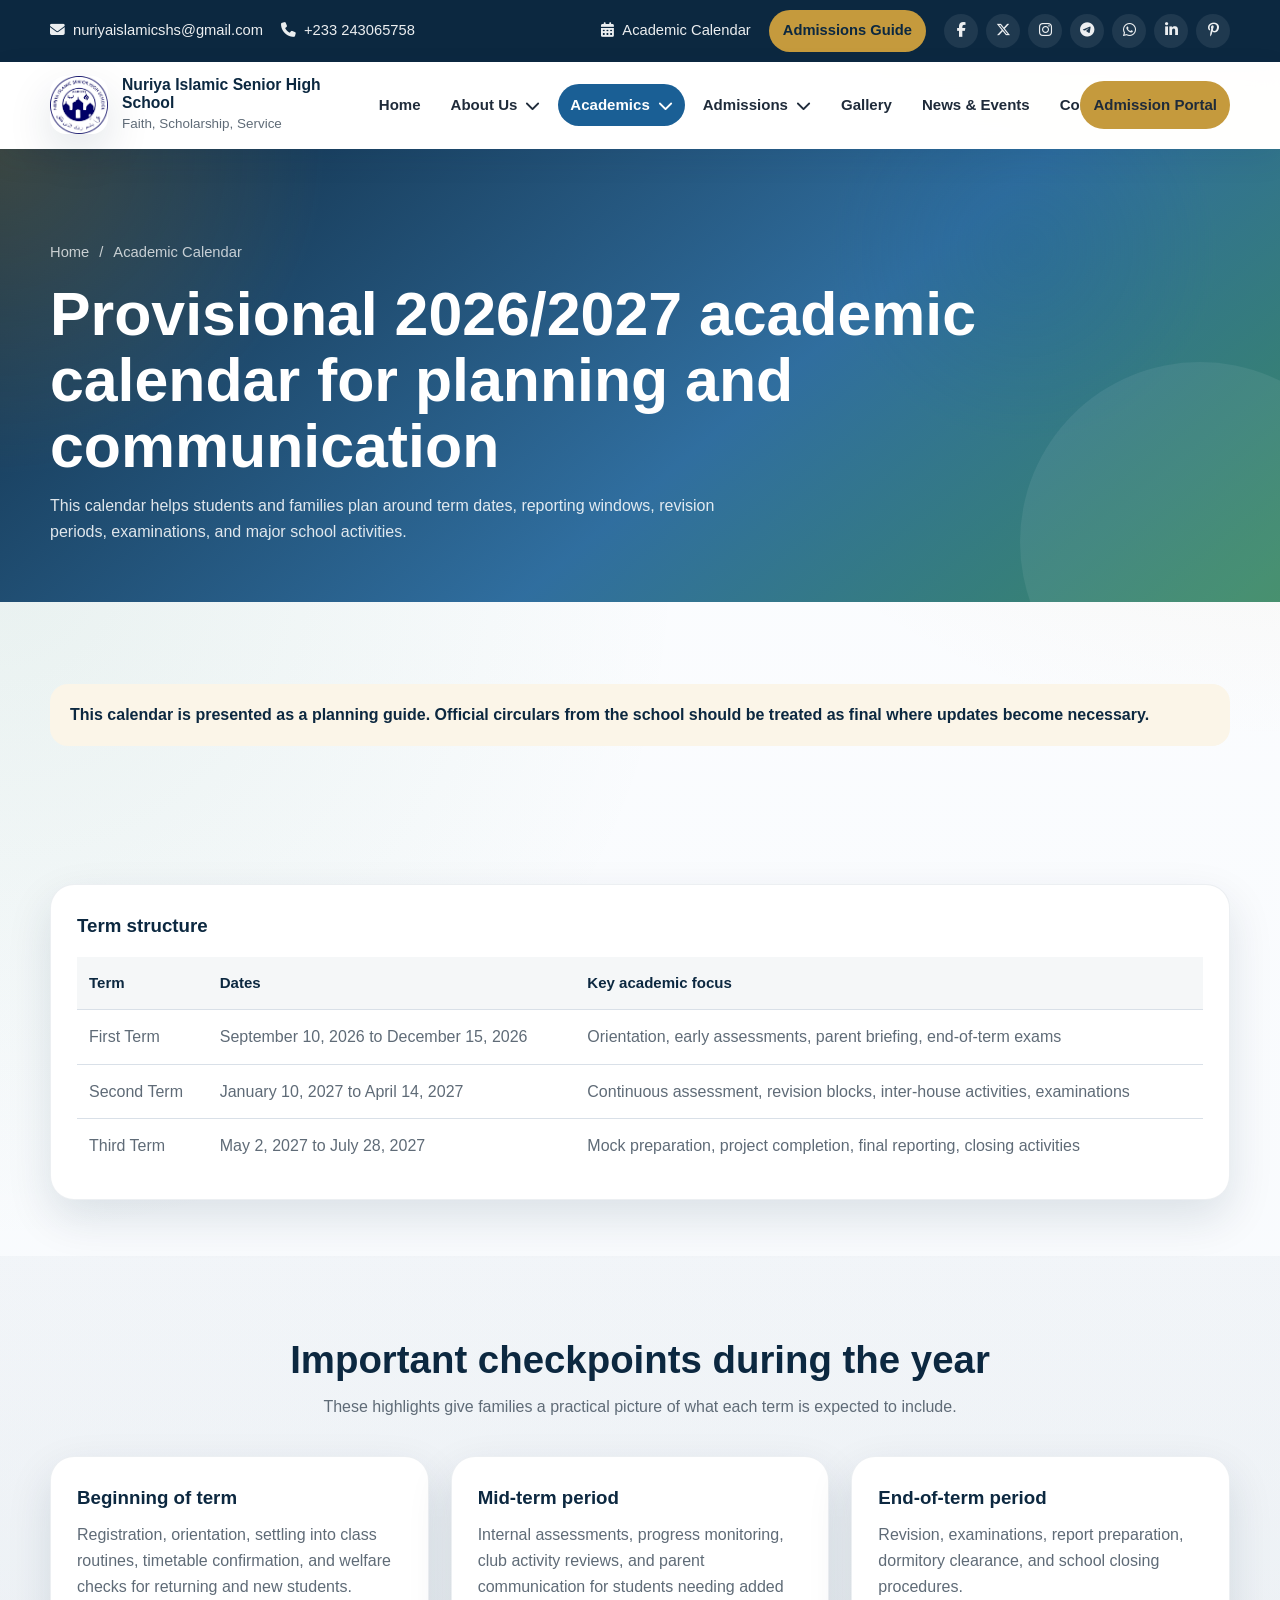
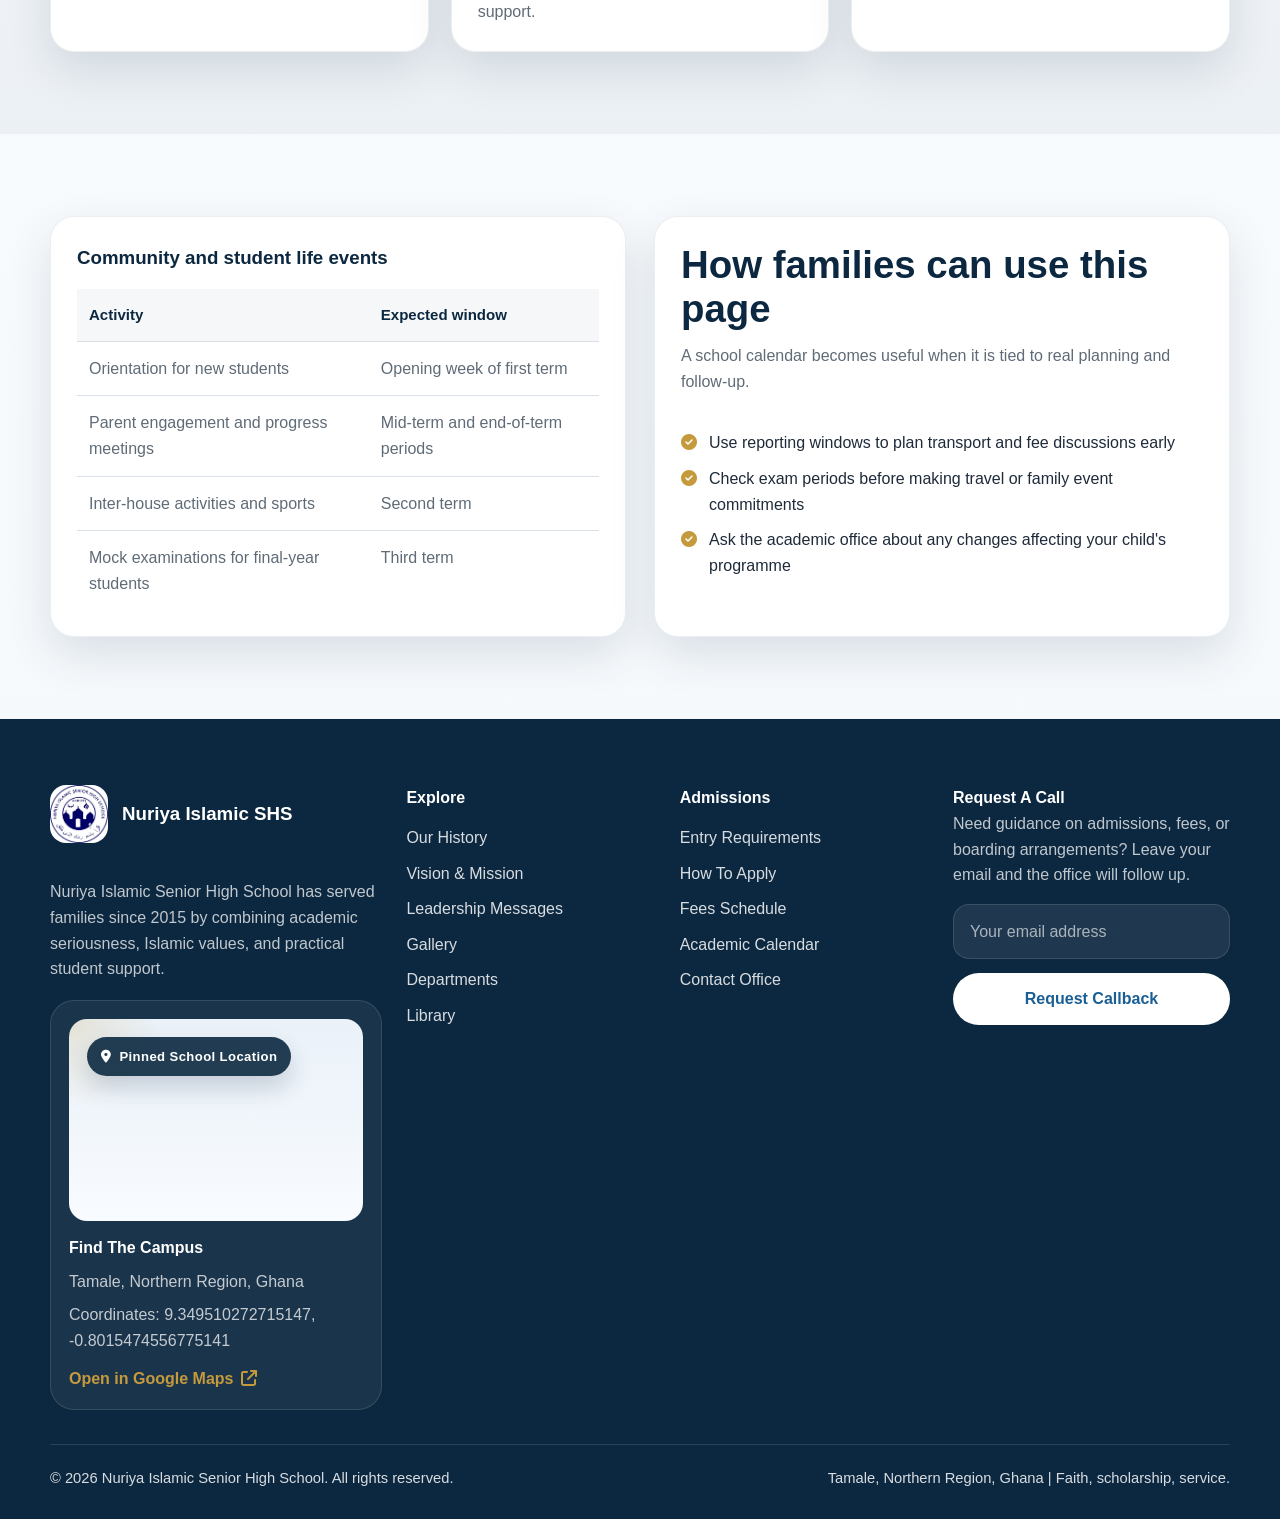
<file: calendar.html>
<!DOCTYPE html>
<html lang="en">
<head>
    <meta charset="UTF-8">
    <meta name="viewport" content="width=device-width, initial-scale=1.0">
    <meta name="description" content="Review the provisional 2026/2027 academic calendar for Nuriya Islamic Senior High School.">
    <meta http-equiv="Content-Security-Policy" content="default-src 'self'; base-uri 'self'; form-action 'self'; img-src 'self' data:; media-src 'self'; object-src 'none'; script-src 'self'; style-src 'self' https://cdnjs.cloudflare.com; font-src 'self' https://cdnjs.cloudflare.com data:; connect-src 'none'; frame-src https://www.google.com https://maps.google.com; worker-src 'none'; upgrade-insecure-requests">
    <meta name="referrer" content="strict-origin-when-cross-origin">
    <title>Academic Calendar | Nuriya Islamic Senior High School</title>
    <link rel="stylesheet" href="styles.css">
    <link rel="stylesheet" href="https://cdnjs.cloudflare.com/ajax/libs/font-awesome/6.5.2/css/all.min.css" integrity="sha512-SnH5WK+bZxgPHs44uWIX+LLJAJ9/2PkPKZ5QiAj6Ta86w+fsb2TkcmfRyVX3pBnMFcV7oQPJkl9QevSCWr3W6A==" crossorigin="anonymous" referrerpolicy="no-referrer">
</head>
<body>
    <div class="top-bar">
        <div class="container top-bar-inner">
            <div class="top-bar-links">
                <a href="mailto:nuriyaislamicshs@gmail.com"><i class="fas fa-envelope"></i><span>nuriyaislamicshs@gmail.com</span></a>
                <a href="tel:+233243065758"><i class="fas fa-phone"></i><span>+233 243065758</span></a>
            </div>
            <div class="top-bar-actions">
                <a href="calendar.html"><i class="fas fa-calendar-alt"></i><span>Academic Calendar</span></a>
                <a href="how-to-apply.html" class="portal-btn">Admissions Guide</a>
                <div class="top-social" aria-label="Social media links">
                    <a href="https://facebook.com/nuriyaislamicshs" target="_blank" rel="noopener noreferrer" referrerpolicy="no-referrer" aria-label="Facebook" title="Facebook"><i class="fab fa-facebook-f"></i></a>
                    <a href="https://x.com/nuriyaislamicshs" target="_blank" rel="noopener noreferrer" referrerpolicy="no-referrer" aria-label="X" title="X"><i class="fab fa-x-twitter"></i></a>
                    <a href="https://instagram.com/nuriyaislamicshs" target="_blank" rel="noopener noreferrer" referrerpolicy="no-referrer" aria-label="Instagram" title="Instagram"><i class="fab fa-instagram"></i></a>
                    <a href="https://t.me/nuriyaislamicshs" target="_blank" rel="noopener noreferrer" referrerpolicy="no-referrer" aria-label="Telegram" title="Telegram"><i class="fab fa-telegram"></i></a>
                    <a href="https://wa.me/233243065758" target="_blank" rel="noopener noreferrer" referrerpolicy="no-referrer" aria-label="WhatsApp" title="WhatsApp"><i class="fab fa-whatsapp"></i></a>
                    <a href="https://linkedin.com/company/nuriyaislamicshs" target="_blank" rel="noopener noreferrer" referrerpolicy="no-referrer" aria-label="LinkedIn" title="LinkedIn"><i class="fab fa-linkedin-in"></i></a>
                    <a href="https://pinterest.com/nuriyaislamicshs" target="_blank" rel="noopener noreferrer" referrerpolicy="no-referrer" aria-label="Pinterest" title="Pinterest"><i class="fab fa-pinterest-p"></i></a>
                </div>
            </div>
        </div>
    </div>

    <header class="header">
        <div class="container">
            <a class="logo" href="index.html">
                <img src="img/nuriyashslogo.png" alt="Nuriya Islamic Senior High School logo">
                <div class="logo-text">
                    <h1>Nuriya Islamic Senior High School</h1>
                    <span>Faith, Scholarship, Service</span>
                </div>
            </a>

            <button class="mobile-menu" type="button" aria-expanded="false" aria-controls="site-navigation">
                <span class="sr-only">Toggle navigation</span>
                <i class="fas fa-bars"></i>
            </button>

            <nav class="nav-menu" id="site-navigation" aria-label="Primary">
                <ul>
                    <li><a href="index.html">Home</a></li>
                    <li class="dropdown">
                        <button class="nav-trigger" type="button" aria-expanded="false">About Us <i class="fas fa-chevron-down"></i></button>
                        <ul class="dropdown-content">
                            <li><a href="history.html">History</a></li>
                            <li><a href="vision.html">Vision &amp; Mission</a></li>
                            <li><a href="principal.html">Leadership Messages</a></li>
                        
                            <li><a href="administration.html">Administration</a></li>
                        </ul>
                    </li>
                    <li class="dropdown">
                        <button class="nav-trigger active" type="button" aria-expanded="false">Academics <i class="fas fa-chevron-down"></i></button>
                        <ul class="dropdown-content">
                            <li><a href="departments.html">Departments</a></li>
                            <li><a href="programmes.html">Programmes</a></li>
                            <li><a href="calendar.html" class="active">Academic Calendar</a></li>
                            <li><a href="library.html">Library</a></li>
                        </ul>
                    </li>
                    <li class="dropdown">
                        <button class="nav-trigger" type="button" aria-expanded="false">Admissions <i class="fas fa-chevron-down"></i></button>
                        <ul class="dropdown-content">
                            <li><a href="requirements.html">Entry Requirements</a></li>
                            <li><a href="how-to-apply.html">How To Apply</a></li>
                            <li><a href="fees.html">Fees Schedule</a></li>
                        </ul>
                    </li>
                    <li><a href="gallery.html">Gallery</a></li>
                    <li><a href="index.html#news">News &amp; Events</a></li>
                    <li><a href="index.html#contact">Contact</a></li>
                </ul>

                <a href="https://www.myshsadmission.xyz/site/schools/NURISEC/" class="btn apply-btn" target="_blank" rel="noopener noreferrer" referrerpolicy="no-referrer">Admission Portal</a>
            </nav>
        </div>
    </header>

    <main>
        <section class="subpage-hero">
            <div class="container">
                <div class="breadcrumb">
                    <a href="index.html">Home</a>
                    <span>/</span>
                    <span>Academic Calendar</span>
                </div>
                <h1>Provisional 2026/2027 academic calendar for planning and communication</h1>
                <p>This calendar helps students and families plan around term dates, reporting windows, revision periods, examinations, and major school activities.</p>
            </div>
        </section>

        <section class="content-section" id="highlights">
            <div class="container">
                <div class="notice">This calendar is presented as a planning guide. Official circulars from the school should be treated as final where updates become necessary.</div>
            </div>
        </section>

        <section class="content-section compact">
            <div class="container">
                <div class="table-card">
                    <h3>Term structure</h3>
                    <table>
                        <thead>
                            <tr>
                                <th>Term</th>
                                <th>Dates</th>
                                <th>Key academic focus</th>
                            </tr>
                        </thead>
                        <tbody>
                            <tr>
                                <td>First Term</td>
                                <td>September 10, 2026 to December 15, 2026</td>
                                <td>Orientation, early assessments, parent briefing, end-of-term exams</td>
                            </tr>
                            <tr>
                                <td>Second Term</td>
                                <td>January 10, 2027 to April 14, 2027</td>
                                <td>Continuous assessment, revision blocks, inter-house activities, examinations</td>
                            </tr>
                            <tr>
                                <td>Third Term</td>
                                <td>May 2, 2027 to July 28, 2027</td>
                                <td>Mock preparation, project completion, final reporting, closing activities</td>
                            </tr>
                        </tbody>
                    </table>
                </div>
            </div>
        </section>

        <section class="content-section alt">
            <div class="container">
                <div class="section-header centered">
                    <h2>Important checkpoints during the year</h2>
                    <p>These highlights give families a practical picture of what each term is expected to include.</p>
                </div>
                <div class="card-grid">
                    <article class="content-card">
                        <h3>Beginning of term</h3>
                        <p>Registration, orientation, settling into class routines, timetable confirmation, and welfare checks for returning and new students.</p>
                    </article>
                    <article class="content-card">
                        <h3>Mid-term period</h3>
                        <p>Internal assessments, progress monitoring, club activity reviews, and parent communication for students needing added support.</p>
                    </article>
                    <article class="content-card">
                        <h3>End-of-term period</h3>
                        <p>Revision, examinations, report preparation, dormitory clearance, and school closing procedures.</p>
                    </article>
                </div>
            </div>
        </section>

        <section class="content-section">
            <div class="container two-column">
                <div class="table-card">
                    <h3>Community and student life events</h3>
                    <table>
                        <thead>
                            <tr>
                                <th>Activity</th>
                                <th>Expected window</th>
                            </tr>
                        </thead>
                        <tbody>
                            <tr>
                                <td>Orientation for new students</td>
                                <td>Opening week of first term</td>
                            </tr>
                            <tr>
                                <td>Parent engagement and progress meetings</td>
                                <td>Mid-term and end-of-term periods</td>
                            </tr>
                            <tr>
                                <td>Inter-house activities and sports</td>
                                <td>Second term</td>
                            </tr>
                            <tr>
                                <td>Mock examinations for final-year students</td>
                                <td>Third term</td>
                            </tr>
                        </tbody>
                    </table>
                </div>
                <div class="content-card">
                    <div class="section-header">
                        <h2>How families can use this page</h2>
                        <p>A school calendar becomes useful when it is tied to real planning and follow-up.</p>
                    </div>
                    <ul class="highlight-list">
                        <li><i class="fas fa-check-circle"></i><span>Use reporting windows to plan transport and fee discussions early</span></li>
                        <li><i class="fas fa-check-circle"></i><span>Check exam periods before making travel or family event commitments</span></li>
                        <li><i class="fas fa-check-circle"></i><span>Ask the academic office about any changes affecting your child's programme</span></li>
                    </ul>
                </div>
            </div>
        </section>
    </main>

    <footer class="footer">
        <div class="container">
            <div class="footer-grid">
                <div class="footer-about">
                    <div class="footer-logo">
                        <img src="img/nuriyashslogo.png" alt="Nuriya Islamic Senior High School logo">
                        <h3>Nuriya Islamic SHS</h3>
                    </div>
                    <p>Nuriya Islamic Senior High School has served families since 2015 by combining academic seriousness, Islamic values, and practical student support.</p>
                </div>
                <div class="footer-links">
                    <h4>Explore</h4>
                    <ul>
                        <li><a href="history.html">Our History</a></li>
                        <li><a href="vision.html">Vision &amp; Mission</a></li>
                        <li><a href="principal.html">Leadership Messages</a></li>
                        <li><a href="gallery.html">Gallery</a></li>
                        <li><a href="departments.html">Departments</a></li>
                        <li><a href="library.html">Library</a></li>
                    </ul>
                </div>
                <div class="footer-links">
                    <h4>Admissions</h4>
                    <ul>
                        <li><a href="requirements.html">Entry Requirements</a></li>
                        <li><a href="how-to-apply.html">How To Apply</a></li>
                        <li><a href="fees.html">Fees Schedule</a></li>
                        <li><a href="calendar.html">Academic Calendar</a></li>
                        <li><a href="index.html#contact">Contact Office</a></li>
                    </ul>
                </div>
                <div class="footer-newsletter">
                    <h4>Request A Call</h4>
                    <p>Need guidance on admissions, fees, or boarding arrangements? Leave your email and the office will follow up.</p>
                    <form data-success-message="Thank you. The school office has received your callback request.">
                        <label class="sr-only" for="calendar-footer-email">Email address</label>
                        <input id="calendar-footer-email" type="email" placeholder="Your email address" autocomplete="email" inputmode="email" spellcheck="false" maxlength="120" required>
                        <button type="submit" class="btn btn-light">Request Callback</button>
                    </form>
                    <p class="form-status" data-form-status></p>
                </div>
            </div>
            <div class="footer-bottom">
                <p>&copy; <span data-current-year>2026</span> Nuriya Islamic Senior High School. All rights reserved.</p>
                <p>Tamale, Northern Region, Ghana | Faith, scholarship, service.</p>
            </div>
        </div>
    </footer>

    <script src="script.js"></script>
</body>
</html>
</file>
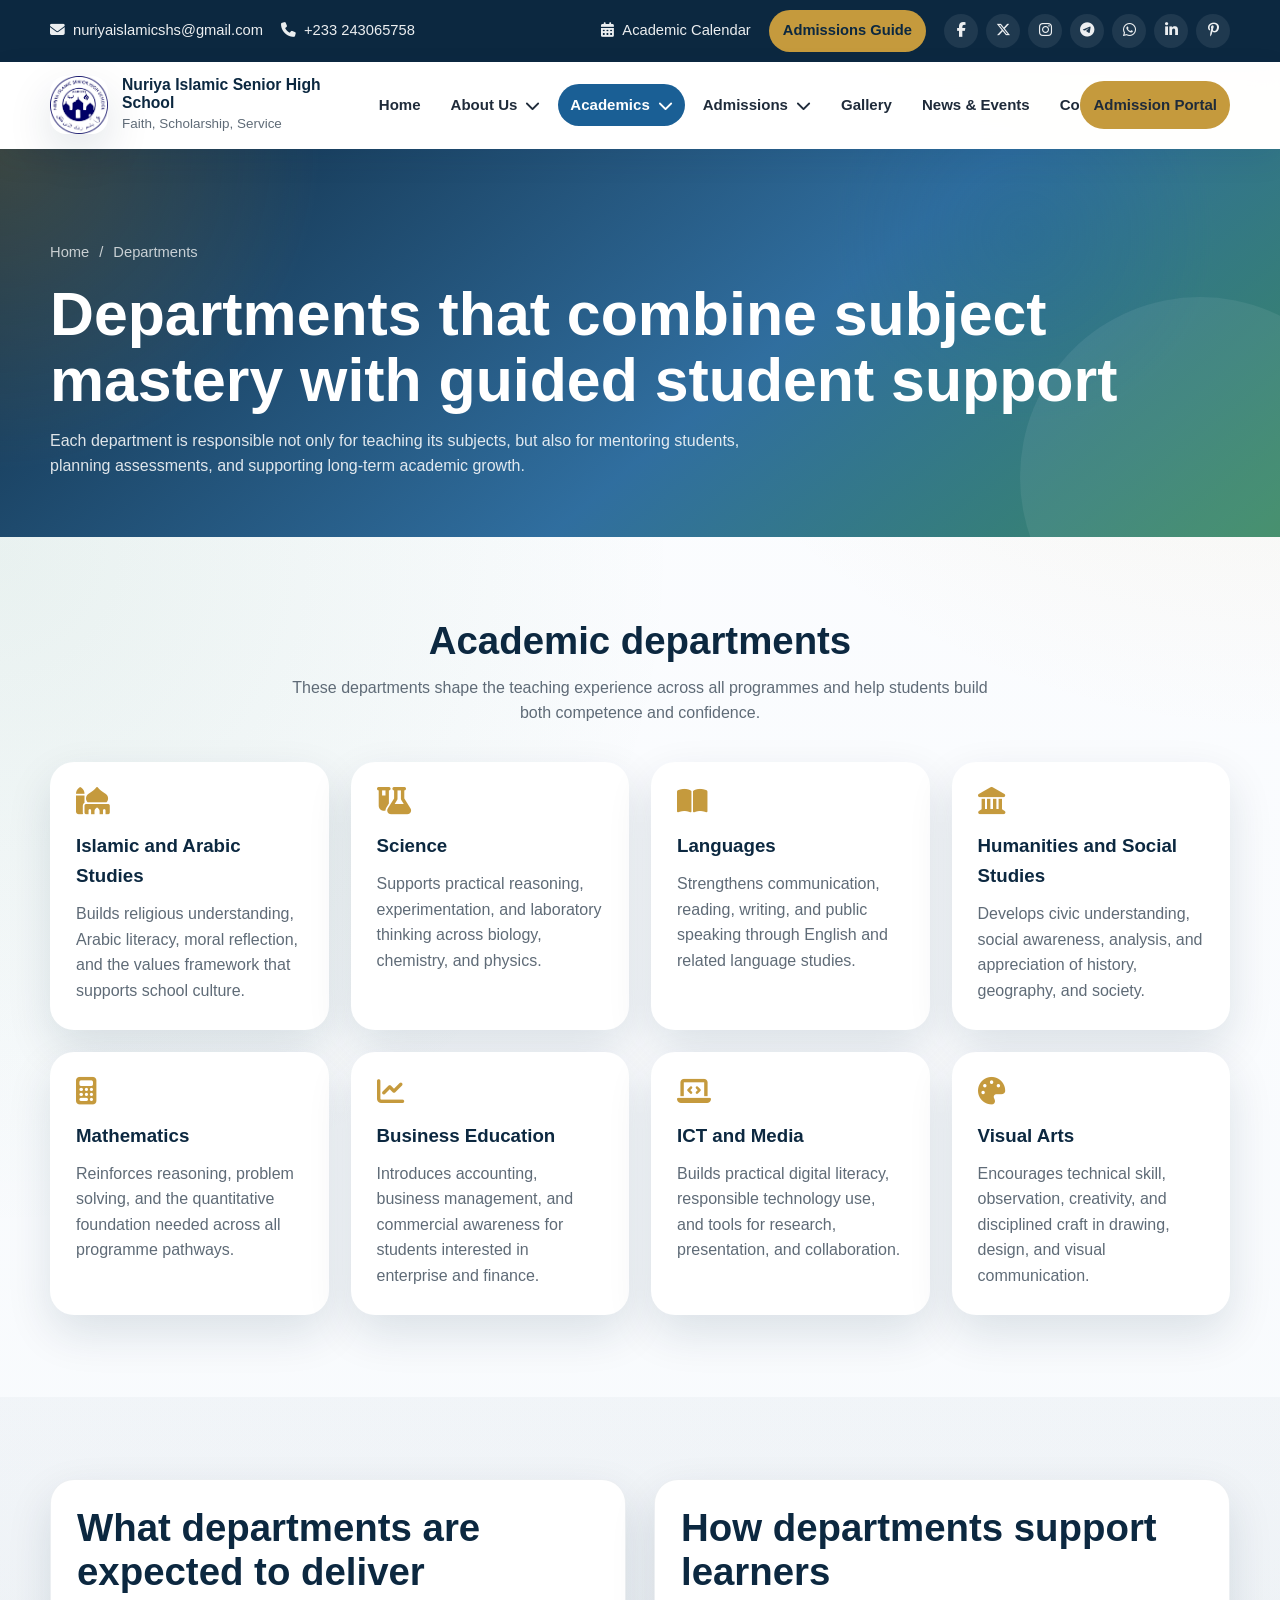
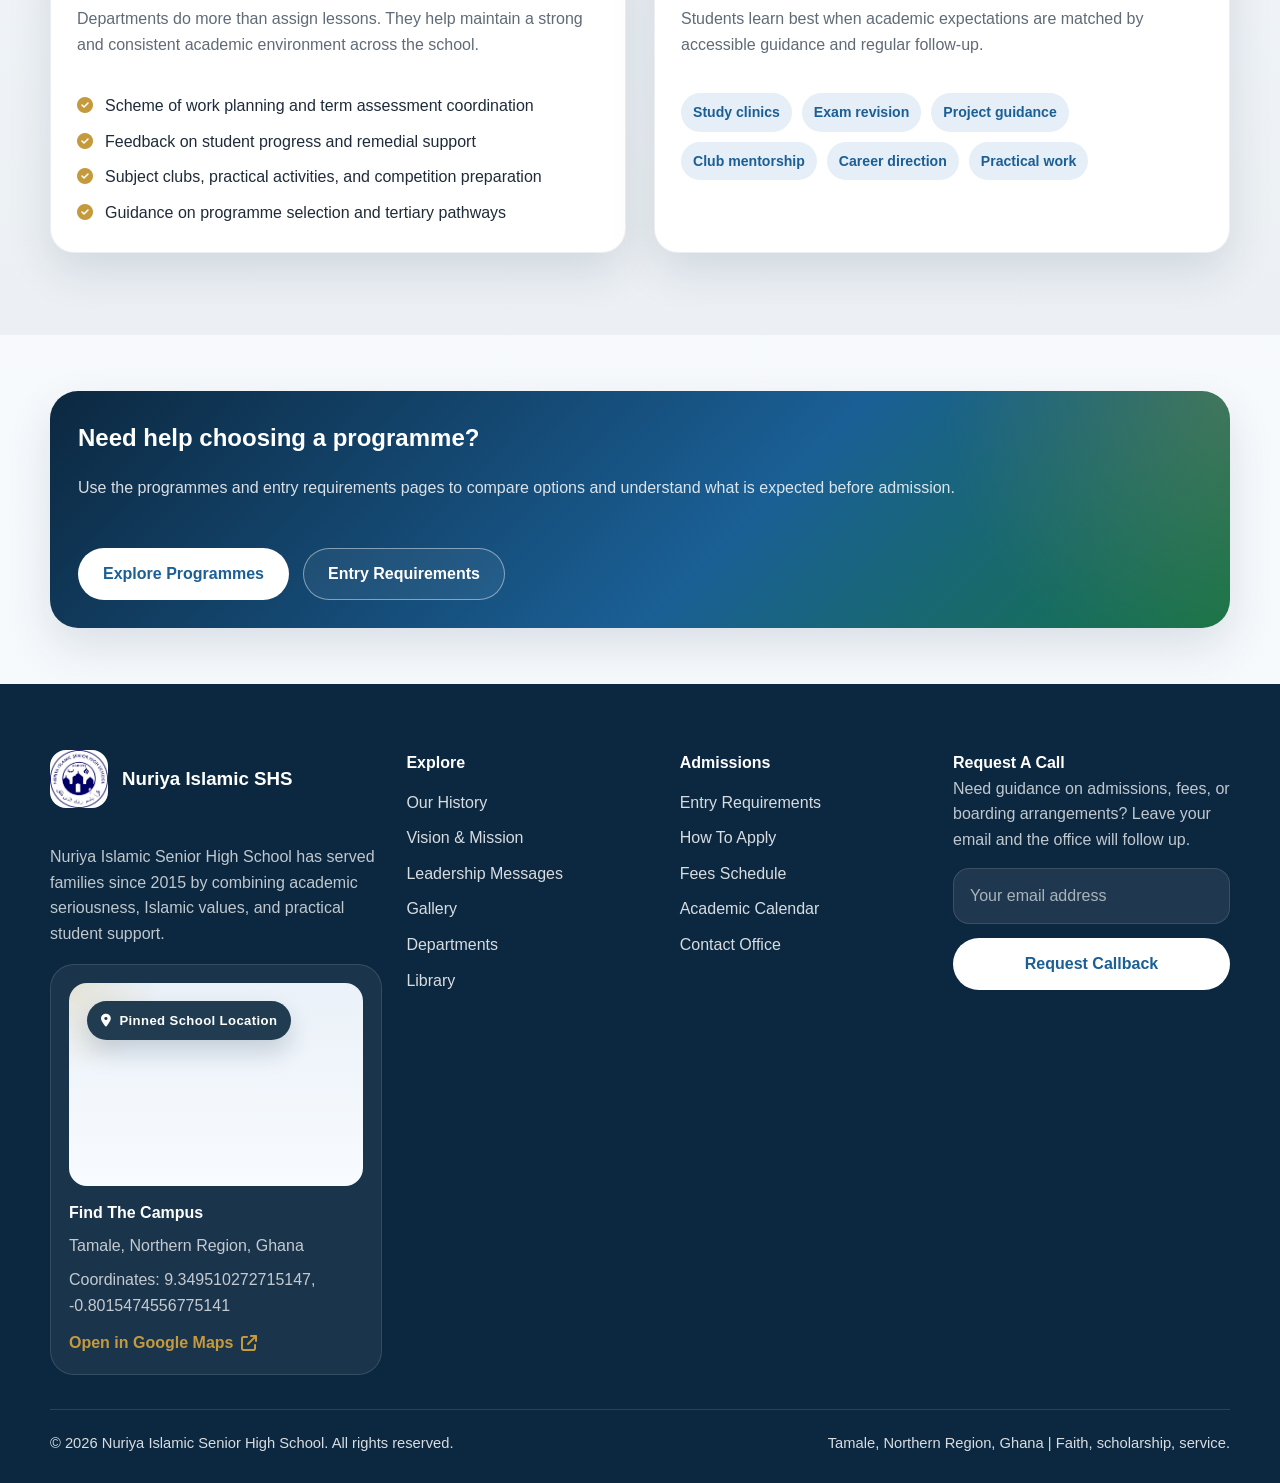
<file: departments.html>
<!DOCTYPE html>
<html lang="en">
<head>
    <meta charset="UTF-8">
    <meta name="viewport" content="width=device-width, initial-scale=1.0">
    <meta name="description" content="Explore the academic departments of Nuriya Islamic Senior High School and the role each department plays in student development.">
    <meta http-equiv="Content-Security-Policy" content="default-src 'self'; base-uri 'self'; form-action 'self'; img-src 'self' data:; media-src 'self'; object-src 'none'; script-src 'self'; style-src 'self' https://cdnjs.cloudflare.com; font-src 'self' https://cdnjs.cloudflare.com data:; connect-src 'none'; frame-src https://www.google.com https://maps.google.com; worker-src 'none'; upgrade-insecure-requests">
    <meta name="referrer" content="strict-origin-when-cross-origin">
    <title>Departments | Nuriya Islamic Senior High School</title>
    <link rel="stylesheet" href="styles.css">
    <link rel="stylesheet" href="https://cdnjs.cloudflare.com/ajax/libs/font-awesome/6.5.2/css/all.min.css" integrity="sha512-SnH5WK+bZxgPHs44uWIX+LLJAJ9/2PkPKZ5QiAj6Ta86w+fsb2TkcmfRyVX3pBnMFcV7oQPJkl9QevSCWr3W6A==" crossorigin="anonymous" referrerpolicy="no-referrer">
</head>
<body>
    <div class="top-bar">
        <div class="container top-bar-inner">
            <div class="top-bar-links">
                <a href="mailto:nuriyaislamicshs@gmail.com"><i class="fas fa-envelope"></i><span>nuriyaislamicshs@gmail.com</span></a>
                <a href="tel:+233243065758"><i class="fas fa-phone"></i><span>+233 243065758</span></a>
            </div>
            <div class="top-bar-actions">
                <a href="calendar.html"><i class="fas fa-calendar-alt"></i><span>Academic Calendar</span></a>
                <a href="how-to-apply.html" class="portal-btn">Admissions Guide</a>
                <div class="top-social" aria-label="Social media links">
                    <a href="https://facebook.com/nuriyaislamicshs" target="_blank" rel="noopener noreferrer" referrerpolicy="no-referrer" aria-label="Facebook" title="Facebook"><i class="fab fa-facebook-f"></i></a>
                    <a href="https://x.com/nuriyaislamicshs" target="_blank" rel="noopener noreferrer" referrerpolicy="no-referrer" aria-label="X" title="X"><i class="fab fa-x-twitter"></i></a>
                    <a href="https://instagram.com/nuriyaislamicshs" target="_blank" rel="noopener noreferrer" referrerpolicy="no-referrer" aria-label="Instagram" title="Instagram"><i class="fab fa-instagram"></i></a>
                    <a href="https://t.me/nuriyaislamicshs" target="_blank" rel="noopener noreferrer" referrerpolicy="no-referrer" aria-label="Telegram" title="Telegram"><i class="fab fa-telegram"></i></a>
                    <a href="https://wa.me/233243065758" target="_blank" rel="noopener noreferrer" referrerpolicy="no-referrer" aria-label="WhatsApp" title="WhatsApp"><i class="fab fa-whatsapp"></i></a>
                    <a href="https://linkedin.com/company/nuriyaislamicshs" target="_blank" rel="noopener noreferrer" referrerpolicy="no-referrer" aria-label="LinkedIn" title="LinkedIn"><i class="fab fa-linkedin-in"></i></a>
                    <a href="https://pinterest.com/nuriyaislamicshs" target="_blank" rel="noopener noreferrer" referrerpolicy="no-referrer" aria-label="Pinterest" title="Pinterest"><i class="fab fa-pinterest-p"></i></a>
                </div>
            </div>
        </div>
    </div>

    <header class="header">
        <div class="container">
            <a class="logo" href="index.html">
                <img src="img/nuriyashslogo.png" alt="Nuriya Islamic Senior High School logo">
                <div class="logo-text">
                    <h1>Nuriya Islamic Senior High School</h1>
                    <span>Faith, Scholarship, Service</span>
                </div>
            </a>

            <button class="mobile-menu" type="button" aria-expanded="false" aria-controls="site-navigation">
                <span class="sr-only">Toggle navigation</span>
                <i class="fas fa-bars"></i>
            </button>

            <nav class="nav-menu" id="site-navigation" aria-label="Primary">
                <ul>
                    <li><a href="index.html">Home</a></li>
                    <li class="dropdown">
                        <button class="nav-trigger" type="button" aria-expanded="false">About Us <i class="fas fa-chevron-down"></i></button>
                        <ul class="dropdown-content">
                            <li><a href="history.html">History</a></li>
                            <li><a href="vision.html">Vision &amp; Mission</a></li>
                            <li><a href="principal.html">Leadership Messages</a></li>
                        
                            <li><a href="administration.html">Administration</a></li>
                        </ul>
                    </li>
                    <li class="dropdown">
                        <button class="nav-trigger active" type="button" aria-expanded="false">Academics <i class="fas fa-chevron-down"></i></button>
                        <ul class="dropdown-content">
                            <li><a href="departments.html" class="active">Departments</a></li>
                            <li><a href="programmes.html">Programmes</a></li>
                            <li><a href="calendar.html">Academic Calendar</a></li>
                            <li><a href="library.html">Library</a></li>
                        </ul>
                    </li>
                    <li class="dropdown">
                        <button class="nav-trigger" type="button" aria-expanded="false">Admissions <i class="fas fa-chevron-down"></i></button>
                        <ul class="dropdown-content">
                            <li><a href="requirements.html">Entry Requirements</a></li>
                            <li><a href="how-to-apply.html">How To Apply</a></li>
                            <li><a href="fees.html">Fees Schedule</a></li>
                        </ul>
                    </li>
                    <li><a href="gallery.html">Gallery</a></li>
                    <li><a href="index.html#news">News &amp; Events</a></li>
                    <li><a href="index.html#contact">Contact</a></li>
                </ul>

                <a href="https://www.myshsadmission.xyz/site/schools/NURISEC/" class="btn apply-btn" target="_blank" rel="noopener noreferrer" referrerpolicy="no-referrer">Admission Portal</a>
            </nav>
        </div>
    </header>

    <main>
        <section class="subpage-hero">
            <div class="container">
                <div class="breadcrumb">
                    <a href="index.html">Home</a>
                    <span>/</span>
                    <span>Departments</span>
                </div>
                <h1>Departments that combine subject mastery with guided student support</h1>
                <p>Each department is responsible not only for teaching its subjects, but also for mentoring students, planning assessments, and supporting long-term academic growth.</p>
            </div>
        </section>

        <section class="content-section">
            <div class="container">
                <div class="section-header centered">
                    <h2>Academic departments</h2>
                    <p>These departments shape the teaching experience across all programmes and help students build both competence and confidence.</p>
                </div>
                <div class="departments-grid">
                    <article class="department-item" id="islamic-studies">
                        <i class="fas fa-mosque"></i>
                        <h3>Islamic and Arabic Studies</h3>
                        <p>Builds religious understanding, Arabic literacy, moral reflection, and the values framework that supports school culture.</p>
                    </article>
                    <article class="department-item" id="science">
                        <i class="fas fa-flask-vial"></i>
                        <h3>Science</h3>
                        <p>Supports practical reasoning, experimentation, and laboratory thinking across biology, chemistry, and physics.</p>
                    </article>
                    <article class="department-item" id="languages">
                        <i class="fas fa-book-open"></i>
                        <h3>Languages</h3>
                        <p>Strengthens communication, reading, writing, and public speaking through English and related language studies.</p>
                    </article>
                    <article class="department-item" id="humanities">
                        <i class="fas fa-landmark"></i>
                        <h3>Humanities and Social Studies</h3>
                        <p>Develops civic understanding, social awareness, analysis, and appreciation of history, geography, and society.</p>
                    </article>
                    <article class="department-item" id="mathematics">
                        <i class="fas fa-calculator"></i>
                        <h3>Mathematics</h3>
                        <p>Reinforces reasoning, problem solving, and the quantitative foundation needed across all programme pathways.</p>
                    </article>
                    <article class="department-item" id="business">
                        <i class="fas fa-chart-line"></i>
                        <h3>Business Education</h3>
                        <p>Introduces accounting, business management, and commercial awareness for students interested in enterprise and finance.</p>
                    </article>
                    <article class="department-item" id="ict">
                        <i class="fas fa-laptop-code"></i>
                        <h3>ICT and Media</h3>
                        <p>Builds practical digital literacy, responsible technology use, and tools for research, presentation, and collaboration.</p>
                    </article>
                    <article class="department-item" id="visual-arts">
                        <i class="fas fa-palette"></i>
                        <h3>Visual Arts</h3>
                        <p>Encourages technical skill, observation, creativity, and disciplined craft in drawing, design, and visual communication.</p>
                    </article>
                </div>
            </div>
        </section>

        <section class="content-section alt">
            <div class="container two-column">
                <div class="content-card">
                    <div class="section-header">
                        <h2>What departments are expected to deliver</h2>
                        <p>Departments do more than assign lessons. They help maintain a strong and consistent academic environment across the school.</p>
                    </div>
                    <ul class="check-list">
                        <li><i class="fas fa-check-circle"></i><span>Scheme of work planning and term assessment coordination</span></li>
                        <li><i class="fas fa-check-circle"></i><span>Feedback on student progress and remedial support</span></li>
                        <li><i class="fas fa-check-circle"></i><span>Subject clubs, practical activities, and competition preparation</span></li>
                        <li><i class="fas fa-check-circle"></i><span>Guidance on programme selection and tertiary pathways</span></li>
                    </ul>
                </div>
                <div class="content-card">
                    <div class="section-header">
                        <h2>How departments support learners</h2>
                        <p>Students learn best when academic expectations are matched by accessible guidance and regular follow-up.</p>
                    </div>
                    <div class="tag-list">
                        <span class="tag">Study clinics</span>
                        <span class="tag">Exam revision</span>
                        <span class="tag">Project guidance</span>
                        <span class="tag">Club mentorship</span>
                        <span class="tag">Career direction</span>
                        <span class="tag">Practical work</span>
                    </div>
                </div>
            </div>
        </section>

        <section class="content-section compact">
            <div class="container">
                <div class="cta-banner">
                    <h2>Need help choosing a programme?</h2>
                    <p>Use the programmes and entry requirements pages to compare options and understand what is expected before admission.</p>
                    <div class="hero-actions">
                        <a href="programmes.html" class="btn btn-light">Explore Programmes</a>
                        <a href="requirements.html" class="btn btn-outline">Entry Requirements</a>
                    </div>
                </div>
            </div>
        </section>
    </main>

    <footer class="footer">
        <div class="container">
            <div class="footer-grid">
                <div class="footer-about">
                    <div class="footer-logo">
                        <img src="img/nuriyashslogo.png" alt="Nuriya Islamic Senior High School logo">
                        <h3>Nuriya Islamic SHS</h3>
                    </div>
                    <p>Nuriya Islamic Senior High School has served families since 2015 by combining academic seriousness, Islamic values, and practical student support.</p>
                </div>
                <div class="footer-links">
                    <h4>Explore</h4>
                    <ul>
                        <li><a href="history.html">Our History</a></li>
                        <li><a href="vision.html">Vision &amp; Mission</a></li>
                        <li><a href="principal.html">Leadership Messages</a></li>
                        <li><a href="gallery.html">Gallery</a></li>
                        <li><a href="departments.html">Departments</a></li>
                        <li><a href="library.html">Library</a></li>
                    </ul>
                </div>
                <div class="footer-links">
                    <h4>Admissions</h4>
                    <ul>
                        <li><a href="requirements.html">Entry Requirements</a></li>
                        <li><a href="how-to-apply.html">How To Apply</a></li>
                        <li><a href="fees.html">Fees Schedule</a></li>
                        <li><a href="calendar.html">Academic Calendar</a></li>
                        <li><a href="index.html#contact">Contact Office</a></li>
                    </ul>
                </div>
                <div class="footer-newsletter">
                    <h4>Request A Call</h4>
                    <p>Need guidance on admissions, fees, or boarding arrangements? Leave your email and the office will follow up.</p>
                    <form data-success-message="Thank you. The school office has received your callback request.">
                        <label class="sr-only" for="departments-footer-email">Email address</label>
                        <input id="departments-footer-email" type="email" placeholder="Your email address" autocomplete="email" inputmode="email" spellcheck="false" maxlength="120" required>
                        <button type="submit" class="btn btn-light">Request Callback</button>
                    </form>
                    <p class="form-status" data-form-status></p>
                </div>
            </div>
            <div class="footer-bottom">
                <p>&copy; <span data-current-year>2026</span> Nuriya Islamic Senior High School. All rights reserved.</p>
                <p>Tamale, Northern Region, Ghana | Faith, scholarship, service.</p>
            </div>
        </div>
    </footer>

    <script src="script.js"></script>
</body>
</html>
</file>
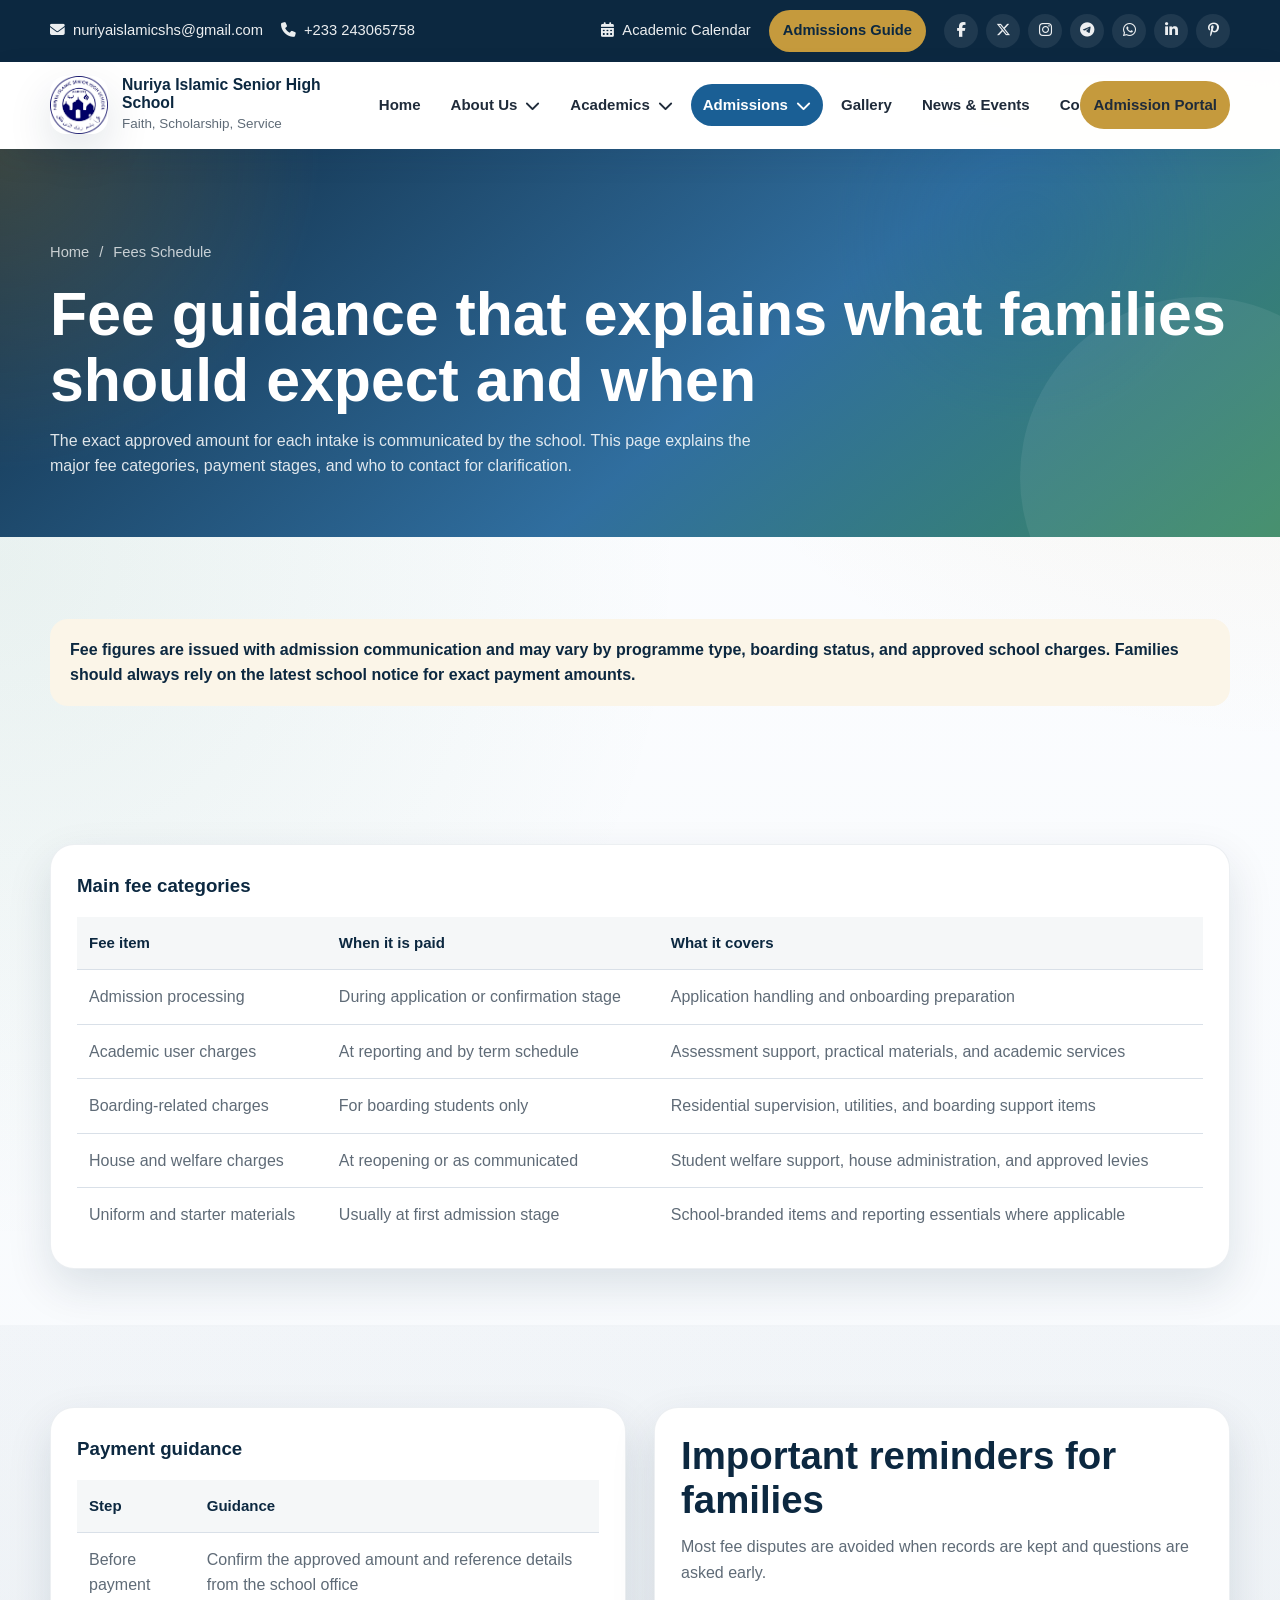
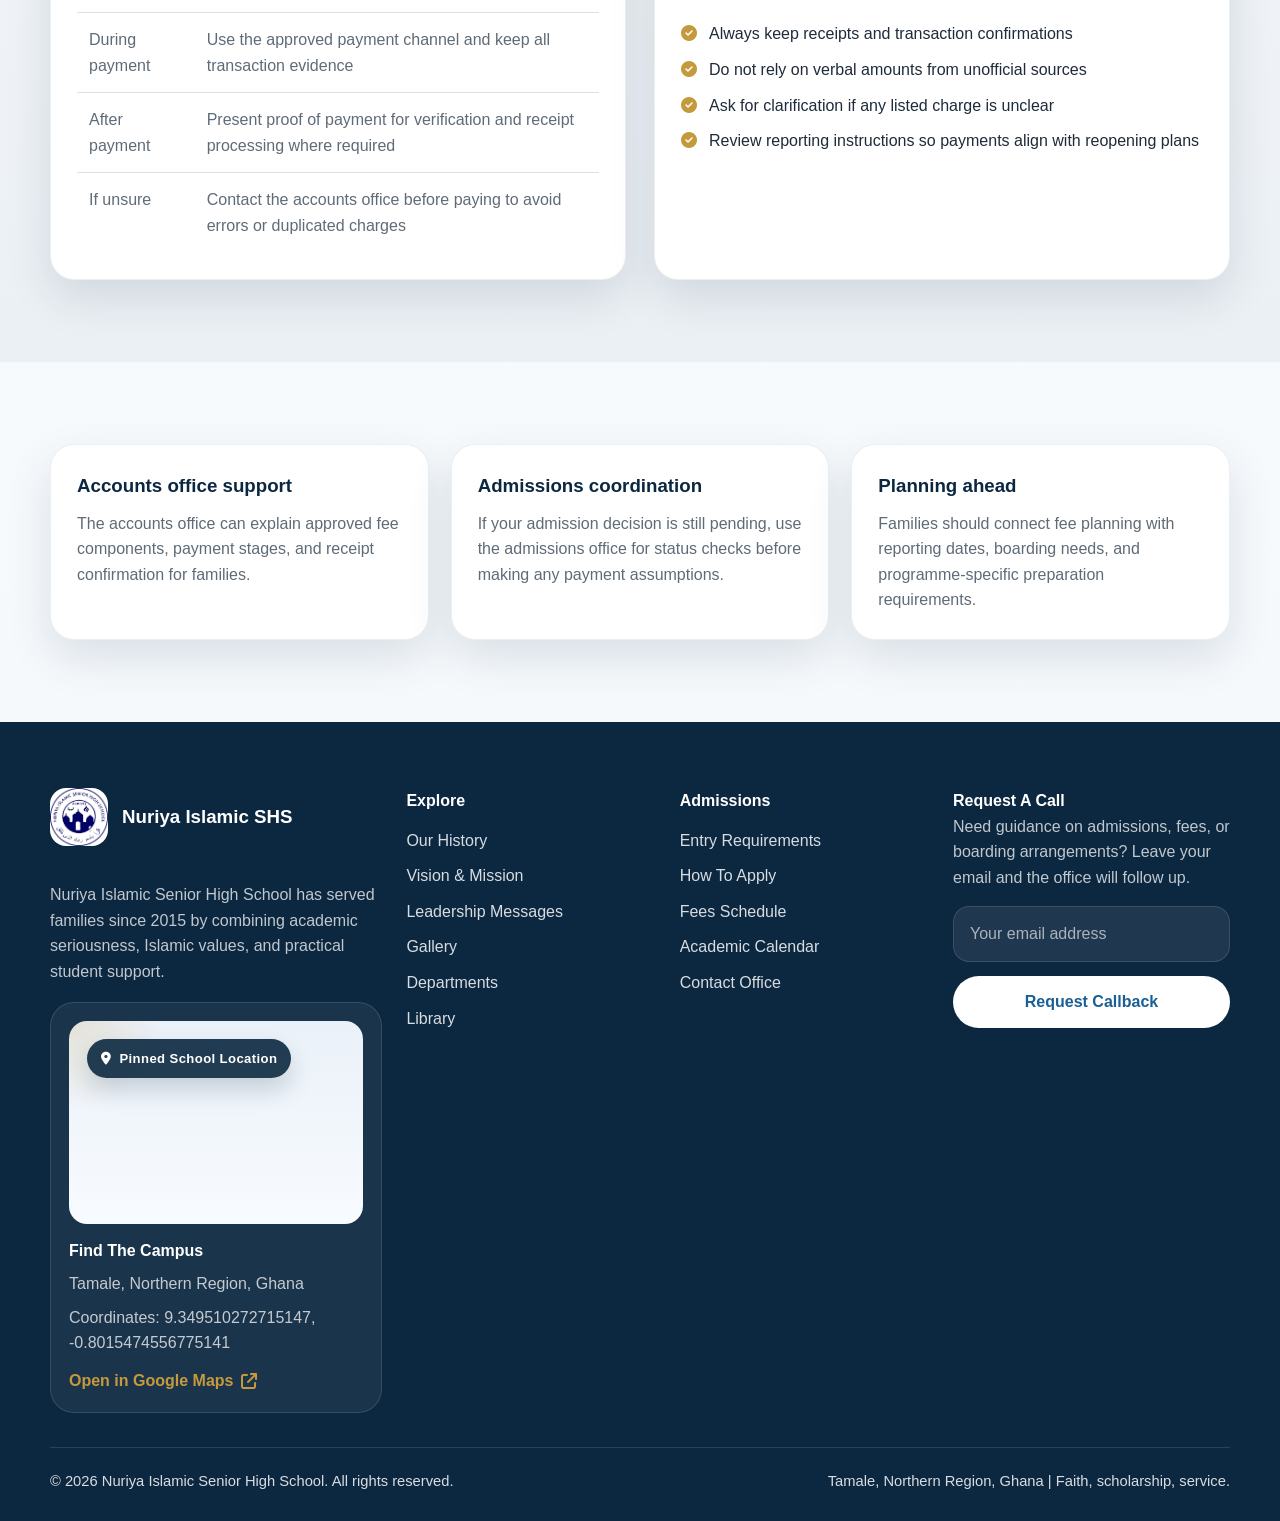
<file: fees.html>
<!DOCTYPE html>
<html lang="en">
<head>
    <meta charset="UTF-8">
    <meta name="viewport" content="width=device-width, initial-scale=1.0">
    <meta name="description" content="Review the fee categories, payment stages, and accounts guidance for Nuriya Islamic Senior High School.">
    <meta http-equiv="Content-Security-Policy" content="default-src 'self'; base-uri 'self'; form-action 'self'; img-src 'self' data:; media-src 'self'; object-src 'none'; script-src 'self'; style-src 'self' https://cdnjs.cloudflare.com; font-src 'self' https://cdnjs.cloudflare.com data:; connect-src 'none'; frame-src https://www.google.com https://maps.google.com; worker-src 'none'; upgrade-insecure-requests">
    <meta name="referrer" content="strict-origin-when-cross-origin">
    <title>Fees Schedule | Nuriya Islamic Senior High School</title>
    <link rel="stylesheet" href="styles.css">
    <link rel="stylesheet" href="https://cdnjs.cloudflare.com/ajax/libs/font-awesome/6.5.2/css/all.min.css" integrity="sha512-SnH5WK+bZxgPHs44uWIX+LLJAJ9/2PkPKZ5QiAj6Ta86w+fsb2TkcmfRyVX3pBnMFcV7oQPJkl9QevSCWr3W6A==" crossorigin="anonymous" referrerpolicy="no-referrer">
</head>
<body>
    <div class="top-bar">
        <div class="container top-bar-inner">
            <div class="top-bar-links">
                <a href="mailto:nuriyaislamicshs@gmail.com"><i class="fas fa-envelope"></i><span>nuriyaislamicshs@gmail.com</span></a>
                <a href="tel:+233243065758"><i class="fas fa-phone"></i><span>+233 243065758</span></a>
            </div>
            <div class="top-bar-actions">
                <a href="calendar.html"><i class="fas fa-calendar-alt"></i><span>Academic Calendar</span></a>
                <a href="how-to-apply.html" class="portal-btn">Admissions Guide</a>
                <div class="top-social" aria-label="Social media links">
                    <a href="https://facebook.com/nuriyaislamicshs" target="_blank" rel="noopener noreferrer" referrerpolicy="no-referrer" aria-label="Facebook" title="Facebook"><i class="fab fa-facebook-f"></i></a>
                    <a href="https://x.com/nuriyaislamicshs" target="_blank" rel="noopener noreferrer" referrerpolicy="no-referrer" aria-label="X" title="X"><i class="fab fa-x-twitter"></i></a>
                    <a href="https://instagram.com/nuriyaislamicshs" target="_blank" rel="noopener noreferrer" referrerpolicy="no-referrer" aria-label="Instagram" title="Instagram"><i class="fab fa-instagram"></i></a>
                    <a href="https://t.me/nuriyaislamicshs" target="_blank" rel="noopener noreferrer" referrerpolicy="no-referrer" aria-label="Telegram" title="Telegram"><i class="fab fa-telegram"></i></a>
                    <a href="https://wa.me/233243065758" target="_blank" rel="noopener noreferrer" referrerpolicy="no-referrer" aria-label="WhatsApp" title="WhatsApp"><i class="fab fa-whatsapp"></i></a>
                    <a href="https://linkedin.com/company/nuriyaislamicshs" target="_blank" rel="noopener noreferrer" referrerpolicy="no-referrer" aria-label="LinkedIn" title="LinkedIn"><i class="fab fa-linkedin-in"></i></a>
                    <a href="https://pinterest.com/nuriyaislamicshs" target="_blank" rel="noopener noreferrer" referrerpolicy="no-referrer" aria-label="Pinterest" title="Pinterest"><i class="fab fa-pinterest-p"></i></a>
                </div>
            </div>
        </div>
    </div>

    <header class="header">
        <div class="container">
            <a class="logo" href="index.html">
                <img src="img/nuriyashslogo.png" alt="Nuriya Islamic Senior High School logo">
                <div class="logo-text">
                    <h1>Nuriya Islamic Senior High School</h1>
                    <span>Faith, Scholarship, Service</span>
                </div>
            </a>

            <button class="mobile-menu" type="button" aria-expanded="false" aria-controls="site-navigation">
                <span class="sr-only">Toggle navigation</span>
                <i class="fas fa-bars"></i>
            </button>

            <nav class="nav-menu" id="site-navigation" aria-label="Primary">
                <ul>
                    <li><a href="index.html">Home</a></li>
                    <li class="dropdown">
                        <button class="nav-trigger" type="button" aria-expanded="false">About Us <i class="fas fa-chevron-down"></i></button>
                        <ul class="dropdown-content">
                            <li><a href="history.html">History</a></li>
                            <li><a href="vision.html">Vision &amp; Mission</a></li>
                            <li><a href="principal.html">Leadership Messages</a></li>
                        
                            <li><a href="administration.html">Administration</a></li>
                        </ul>
                    </li>
                    <li class="dropdown">
                        <button class="nav-trigger" type="button" aria-expanded="false">Academics <i class="fas fa-chevron-down"></i></button>
                        <ul class="dropdown-content">
                            <li><a href="departments.html">Departments</a></li>
                            <li><a href="programmes.html">Programmes</a></li>
                            <li><a href="calendar.html">Academic Calendar</a></li>
                            <li><a href="library.html">Library</a></li>
                        </ul>
                    </li>
                    <li class="dropdown">
                        <button class="nav-trigger active" type="button" aria-expanded="false">Admissions <i class="fas fa-chevron-down"></i></button>
                        <ul class="dropdown-content">
                            <li><a href="requirements.html">Entry Requirements</a></li>
                            <li><a href="how-to-apply.html">How To Apply</a></li>
                            <li><a href="fees.html" class="active">Fees Schedule</a></li>
                        </ul>
                    </li>
                    <li><a href="gallery.html">Gallery</a></li>
                    <li><a href="index.html#news">News &amp; Events</a></li>
                    <li><a href="index.html#contact">Contact</a></li>
                </ul>

                <a href="https://www.myshsadmission.xyz/site/schools/NURISEC/" class="btn apply-btn" target="_blank" rel="noopener noreferrer" referrerpolicy="no-referrer">Admission Portal</a>
            </nav>
        </div>
    </header>

    <main>
        <section class="subpage-hero">
            <div class="container">
                <div class="breadcrumb">
                    <a href="index.html">Home</a>
                    <span>/</span>
                    <span>Fees Schedule</span>
                </div>
                <h1>Fee guidance that explains what families should expect and when</h1>
                <p>The exact approved amount for each intake is communicated by the school. This page explains the major fee categories, payment stages, and who to contact for clarification.</p>
            </div>
        </section>

        <section class="content-section">
            <div class="container">
                <div class="notice">Fee figures are issued with admission communication and may vary by programme type, boarding status, and approved school charges. Families should always rely on the latest school notice for exact payment amounts.</div>
            </div>
        </section>

        <section class="content-section compact">
            <div class="container">
                <div class="table-card">
                    <h3>Main fee categories</h3>
                    <table>
                        <thead>
                            <tr>
                                <th>Fee item</th>
                                <th>When it is paid</th>
                                <th>What it covers</th>
                            </tr>
                        </thead>
                        <tbody>
                            <tr>
                                <td>Admission processing</td>
                                <td>During application or confirmation stage</td>
                                <td>Application handling and onboarding preparation</td>
                            </tr>
                            <tr>
                                <td>Academic user charges</td>
                                <td>At reporting and by term schedule</td>
                                <td>Assessment support, practical materials, and academic services</td>
                            </tr>
                            <tr>
                                <td>Boarding-related charges</td>
                                <td>For boarding students only</td>
                                <td>Residential supervision, utilities, and boarding support items</td>
                            </tr>
                            <tr>
                                <td>House and welfare charges</td>
                                <td>At reopening or as communicated</td>
                                <td>Student welfare support, house administration, and approved levies</td>
                            </tr>
                            <tr>
                                <td>Uniform and starter materials</td>
                                <td>Usually at first admission stage</td>
                                <td>School-branded items and reporting essentials where applicable</td>
                            </tr>
                        </tbody>
                    </table>
                </div>
            </div>
        </section>

        <section class="content-section alt" id="payment-options">
            <div class="container two-column">
                <div class="table-card">
                    <h3>Payment guidance</h3>
                    <table>
                        <thead>
                            <tr>
                                <th>Step</th>
                                <th>Guidance</th>
                            </tr>
                        </thead>
                        <tbody>
                            <tr>
                                <td>Before payment</td>
                                <td>Confirm the approved amount and reference details from the school office</td>
                            </tr>
                            <tr>
                                <td>During payment</td>
                                <td>Use the approved payment channel and keep all transaction evidence</td>
                            </tr>
                            <tr>
                                <td>After payment</td>
                                <td>Present proof of payment for verification and receipt processing where required</td>
                            </tr>
                            <tr>
                                <td>If unsure</td>
                                <td>Contact the accounts office before paying to avoid errors or duplicated charges</td>
                            </tr>
                        </tbody>
                    </table>
                </div>
                <div class="content-card">
                    <div class="section-header">
                        <h2>Important reminders for families</h2>
                        <p>Most fee disputes are avoided when records are kept and questions are asked early.</p>
                    </div>
                    <ul class="check-list">
                        <li><i class="fas fa-check-circle"></i><span>Always keep receipts and transaction confirmations</span></li>
                        <li><i class="fas fa-check-circle"></i><span>Do not rely on verbal amounts from unofficial sources</span></li>
                        <li><i class="fas fa-check-circle"></i><span>Ask for clarification if any listed charge is unclear</span></li>
                        <li><i class="fas fa-check-circle"></i><span>Review reporting instructions so payments align with reopening plans</span></li>
                    </ul>
                </div>
            </div>
        </section>

        <section class="content-section">
            <div class="container">
                <div class="card-grid">
                    <article class="content-card">
                        <h3>Accounts office support</h3>
                        <p>The accounts office can explain approved fee components, payment stages, and receipt confirmation for families.</p>
                    </article>
                    <article class="content-card">
                        <h3>Admissions coordination</h3>
                        <p>If your admission decision is still pending, use the admissions office for status checks before making any payment assumptions.</p>
                    </article>
                    <article class="content-card">
                        <h3>Planning ahead</h3>
                        <p>Families should connect fee planning with reporting dates, boarding needs, and programme-specific preparation requirements.</p>
                    </article>
                </div>
            </div>
        </section>
    </main>

    <footer class="footer">
        <div class="container">
            <div class="footer-grid">
                <div class="footer-about">
                    <div class="footer-logo">
                        <img src="img/nuriyashslogo.png" alt="Nuriya Islamic Senior High School logo">
                        <h3>Nuriya Islamic SHS</h3>
                    </div>
                    <p>Nuriya Islamic Senior High School has served families since 2015 by combining academic seriousness, Islamic values, and practical student support.</p>
                </div>
                <div class="footer-links">
                    <h4>Explore</h4>
                    <ul>
                        <li><a href="history.html">Our History</a></li>
                        <li><a href="vision.html">Vision &amp; Mission</a></li>
                        <li><a href="principal.html">Leadership Messages</a></li>
                        <li><a href="gallery.html">Gallery</a></li>
                        <li><a href="departments.html">Departments</a></li>
                        <li><a href="library.html">Library</a></li>
                    </ul>
                </div>
                <div class="footer-links">
                    <h4>Admissions</h4>
                    <ul>
                        <li><a href="requirements.html">Entry Requirements</a></li>
                        <li><a href="how-to-apply.html">How To Apply</a></li>
                        <li><a href="fees.html">Fees Schedule</a></li>
                        <li><a href="calendar.html">Academic Calendar</a></li>
                        <li><a href="index.html#contact">Contact Office</a></li>
                    </ul>
                </div>
                <div class="footer-newsletter">
                    <h4>Request A Call</h4>
                    <p>Need guidance on admissions, fees, or boarding arrangements? Leave your email and the office will follow up.</p>
                    <form data-success-message="Thank you. The school office has received your callback request.">
                        <label class="sr-only" for="fees-footer-email">Email address</label>
                        <input id="fees-footer-email" type="email" placeholder="Your email address" autocomplete="email" inputmode="email" spellcheck="false" maxlength="120" required>
                        <button type="submit" class="btn btn-light">Request Callback</button>
                    </form>
                    <p class="form-status" data-form-status></p>
                </div>
            </div>
            <div class="footer-bottom">
                <p>&copy; <span data-current-year>2026</span> Nuriya Islamic Senior High School. All rights reserved.</p>
                <p>Tamale, Northern Region, Ghana | Faith, scholarship, service.</p>
            </div>
        </div>
    </footer>

    <script src="script.js"></script>
</body>
</html>
</file>
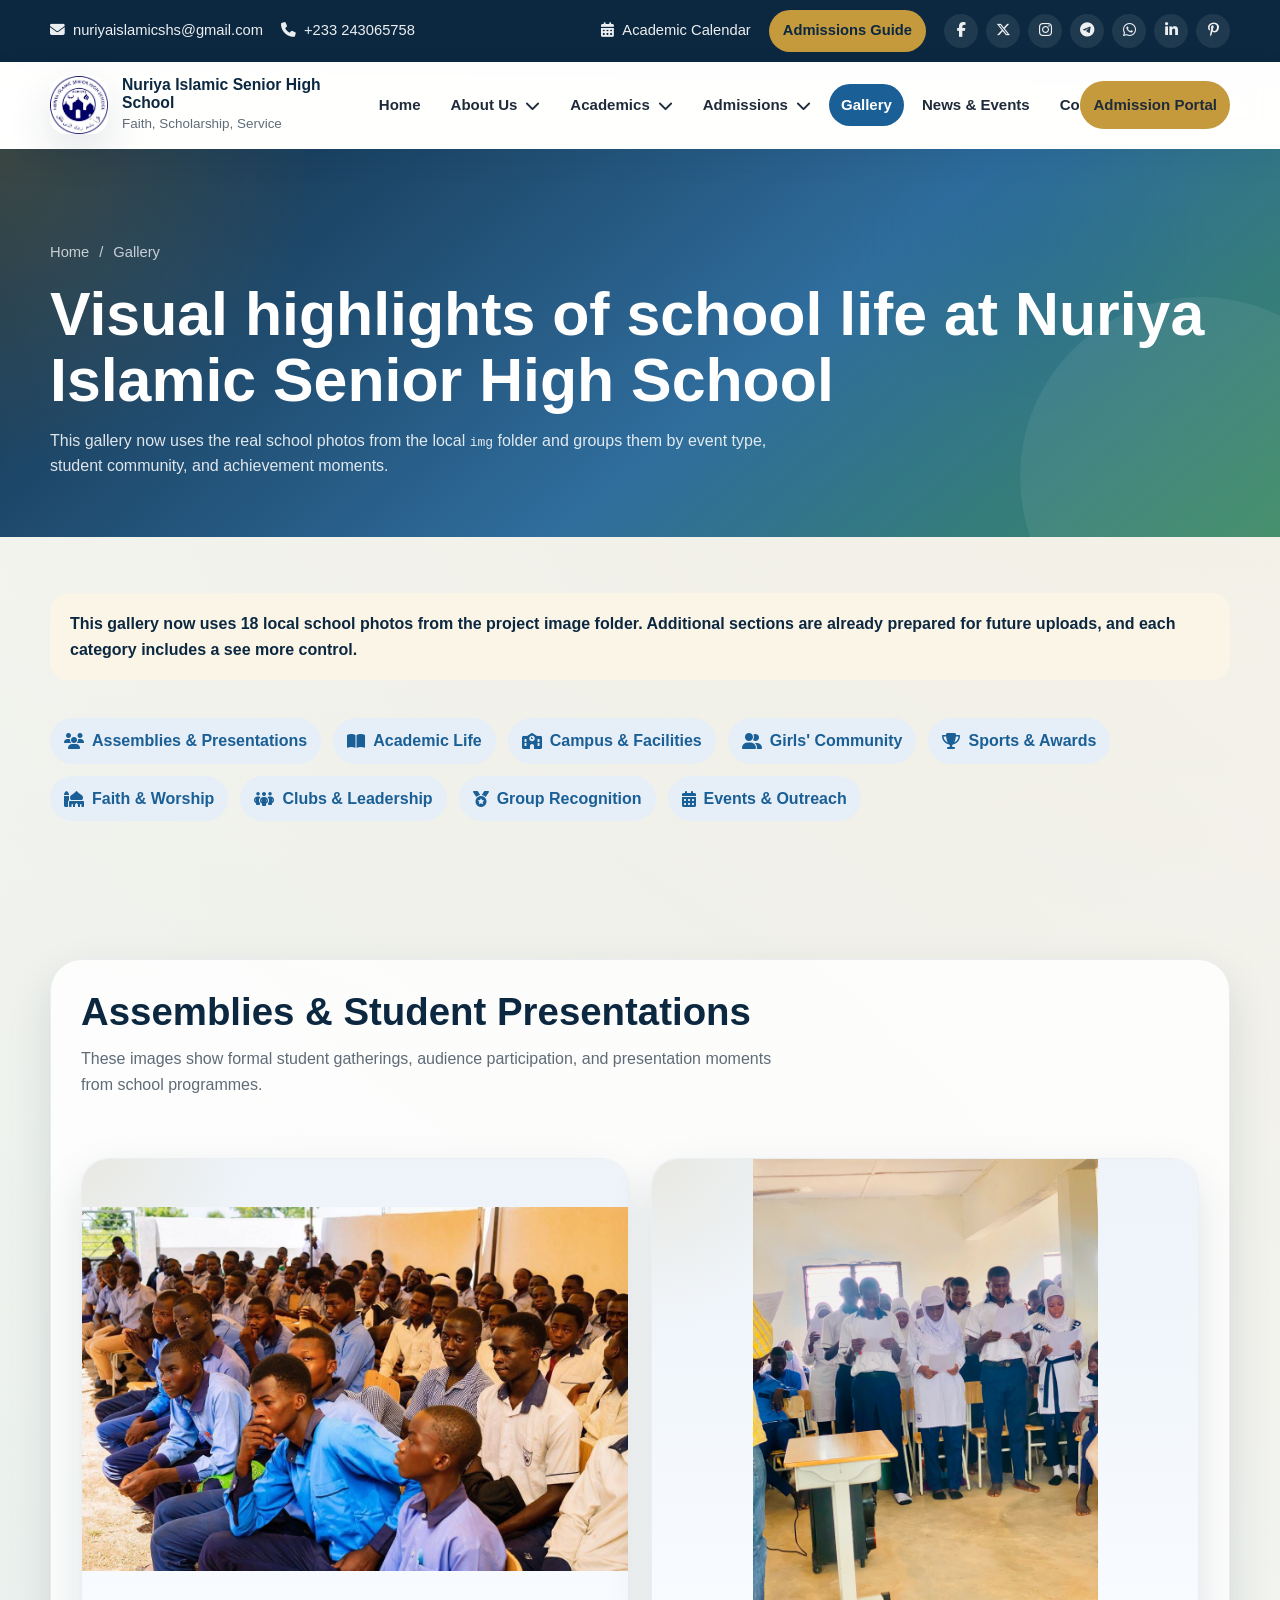
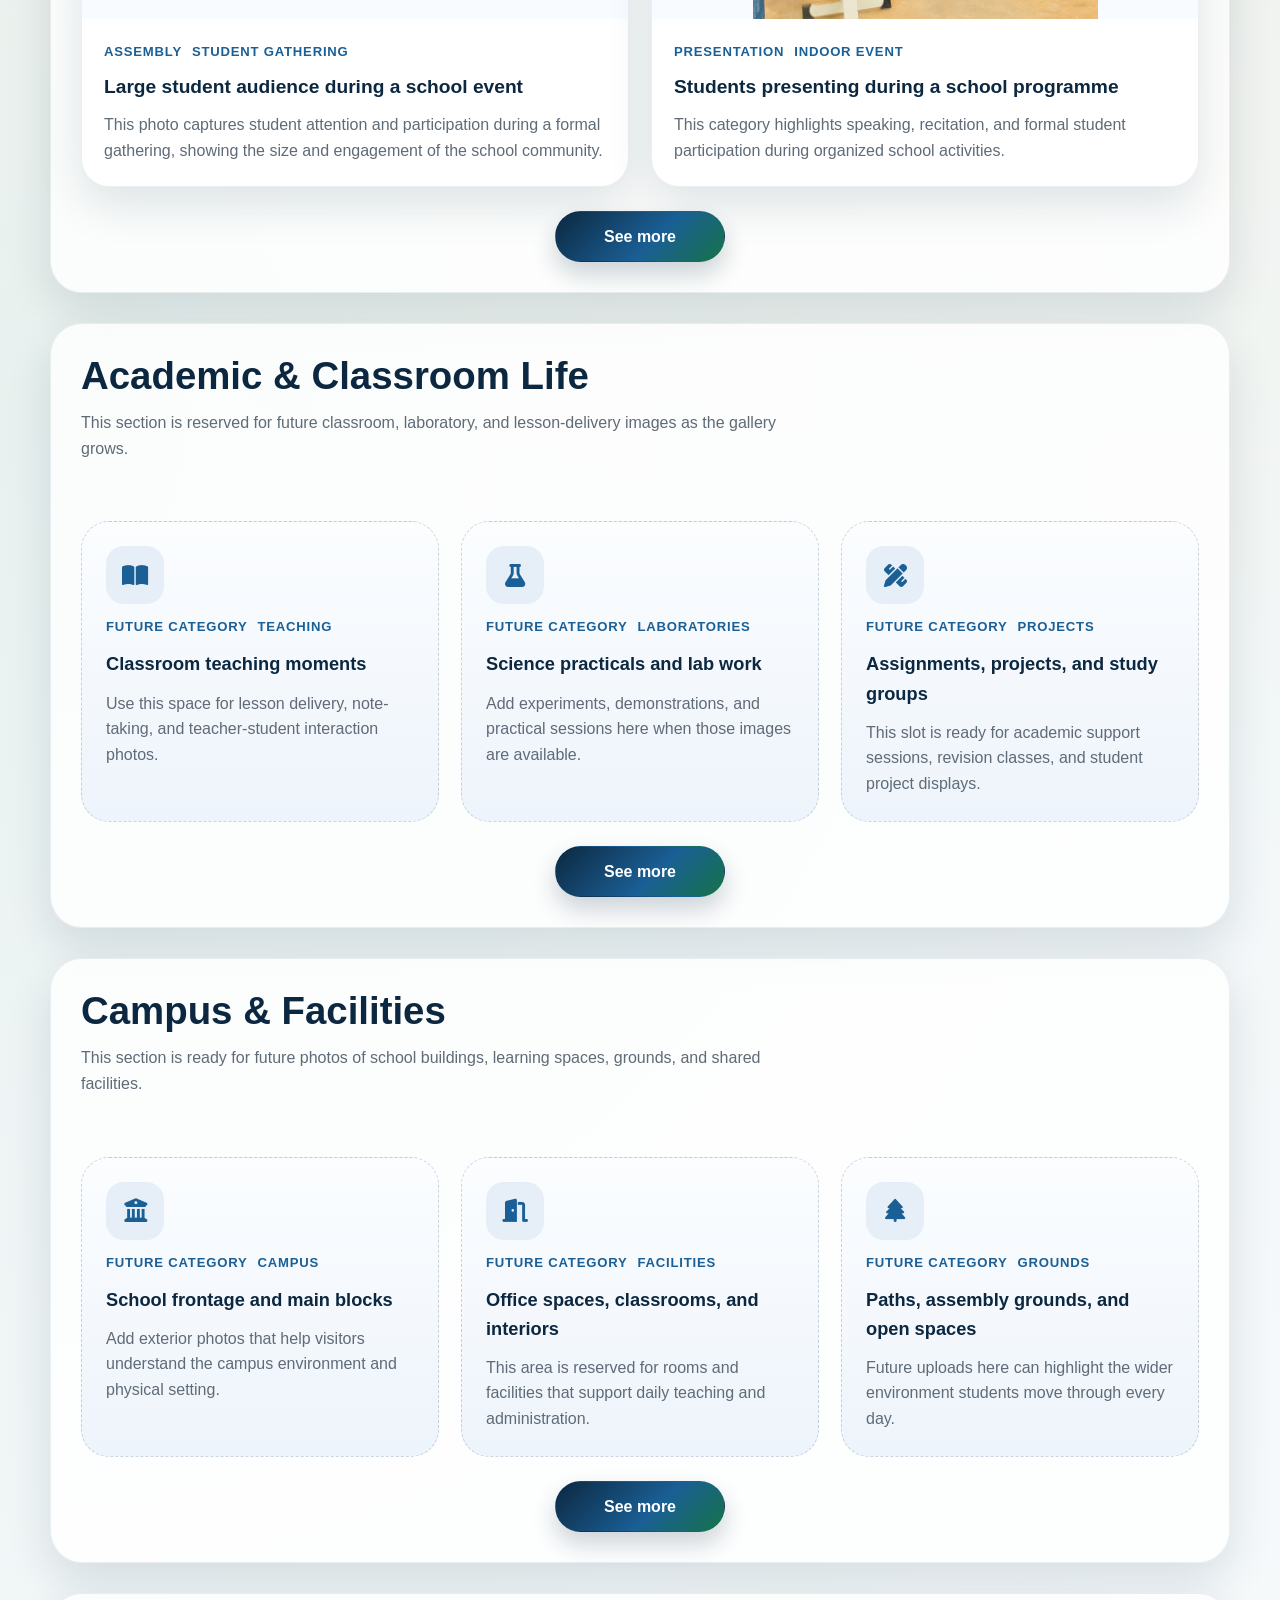
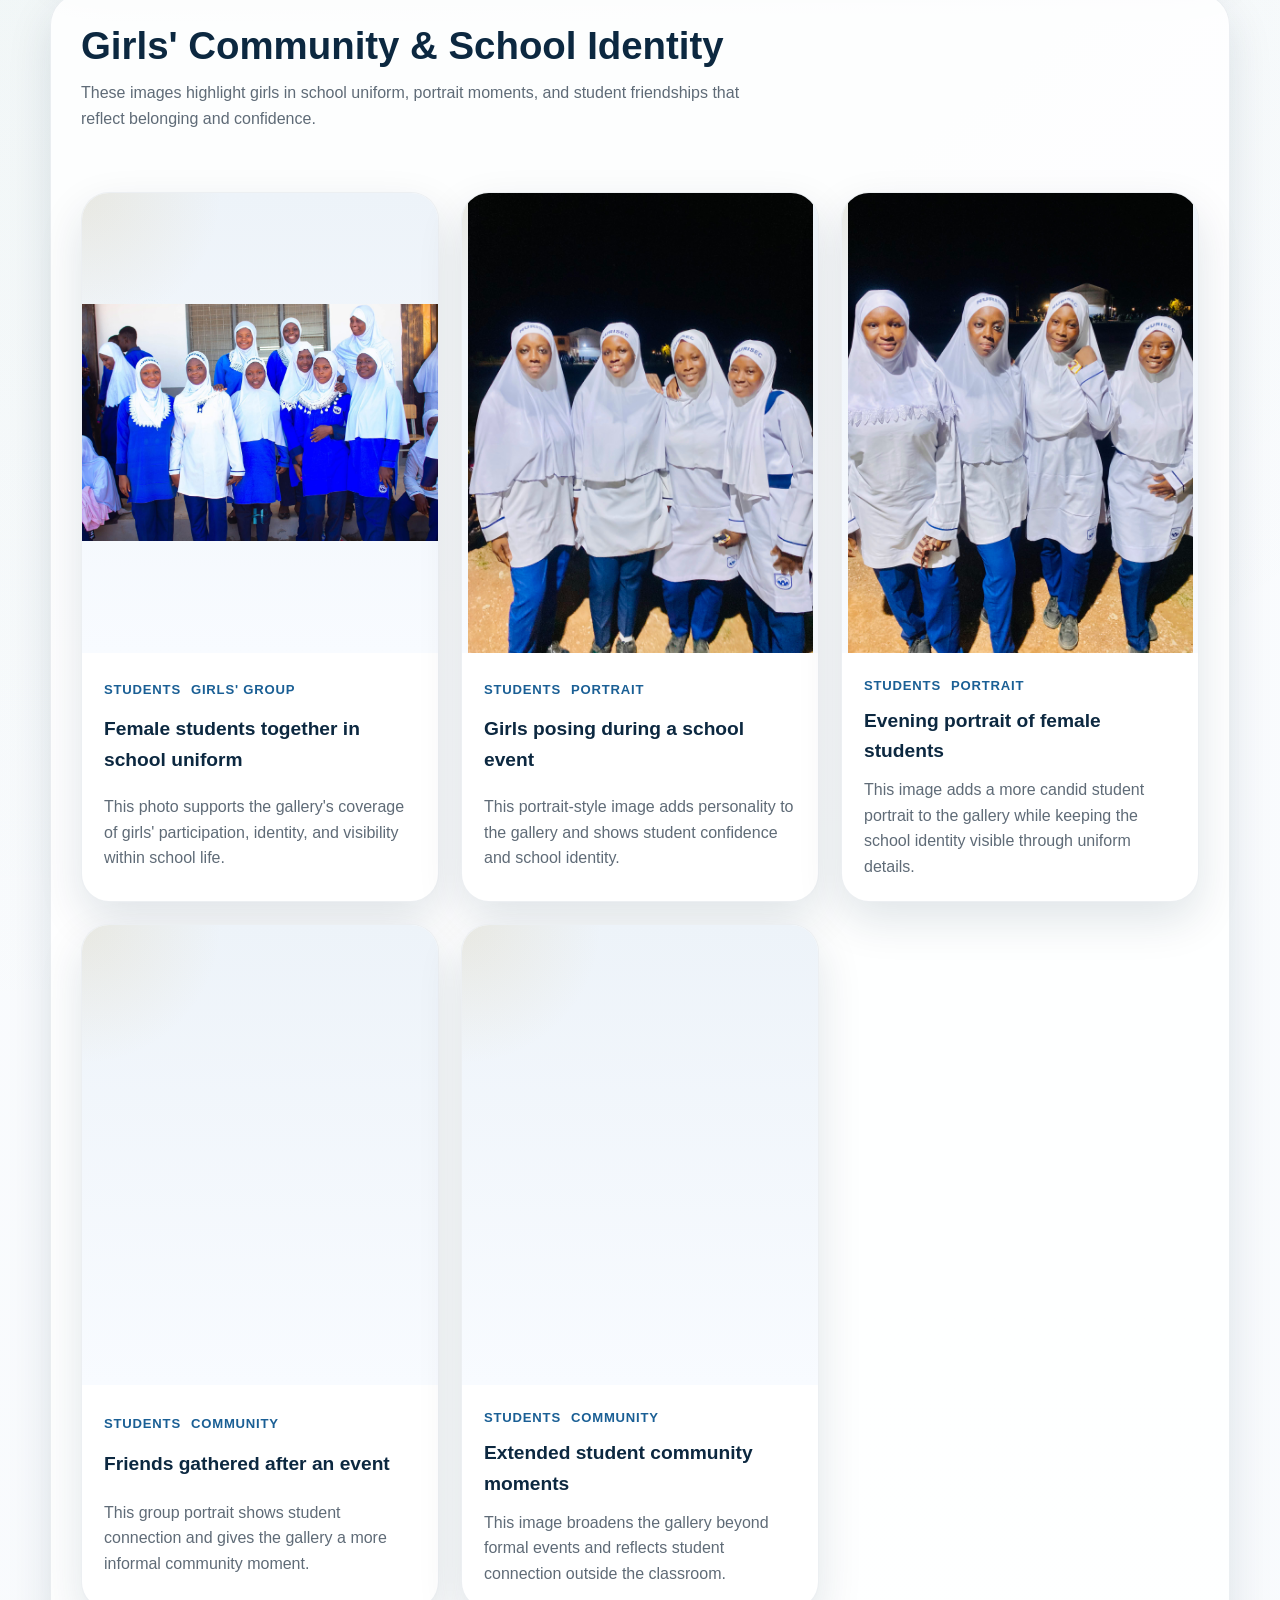
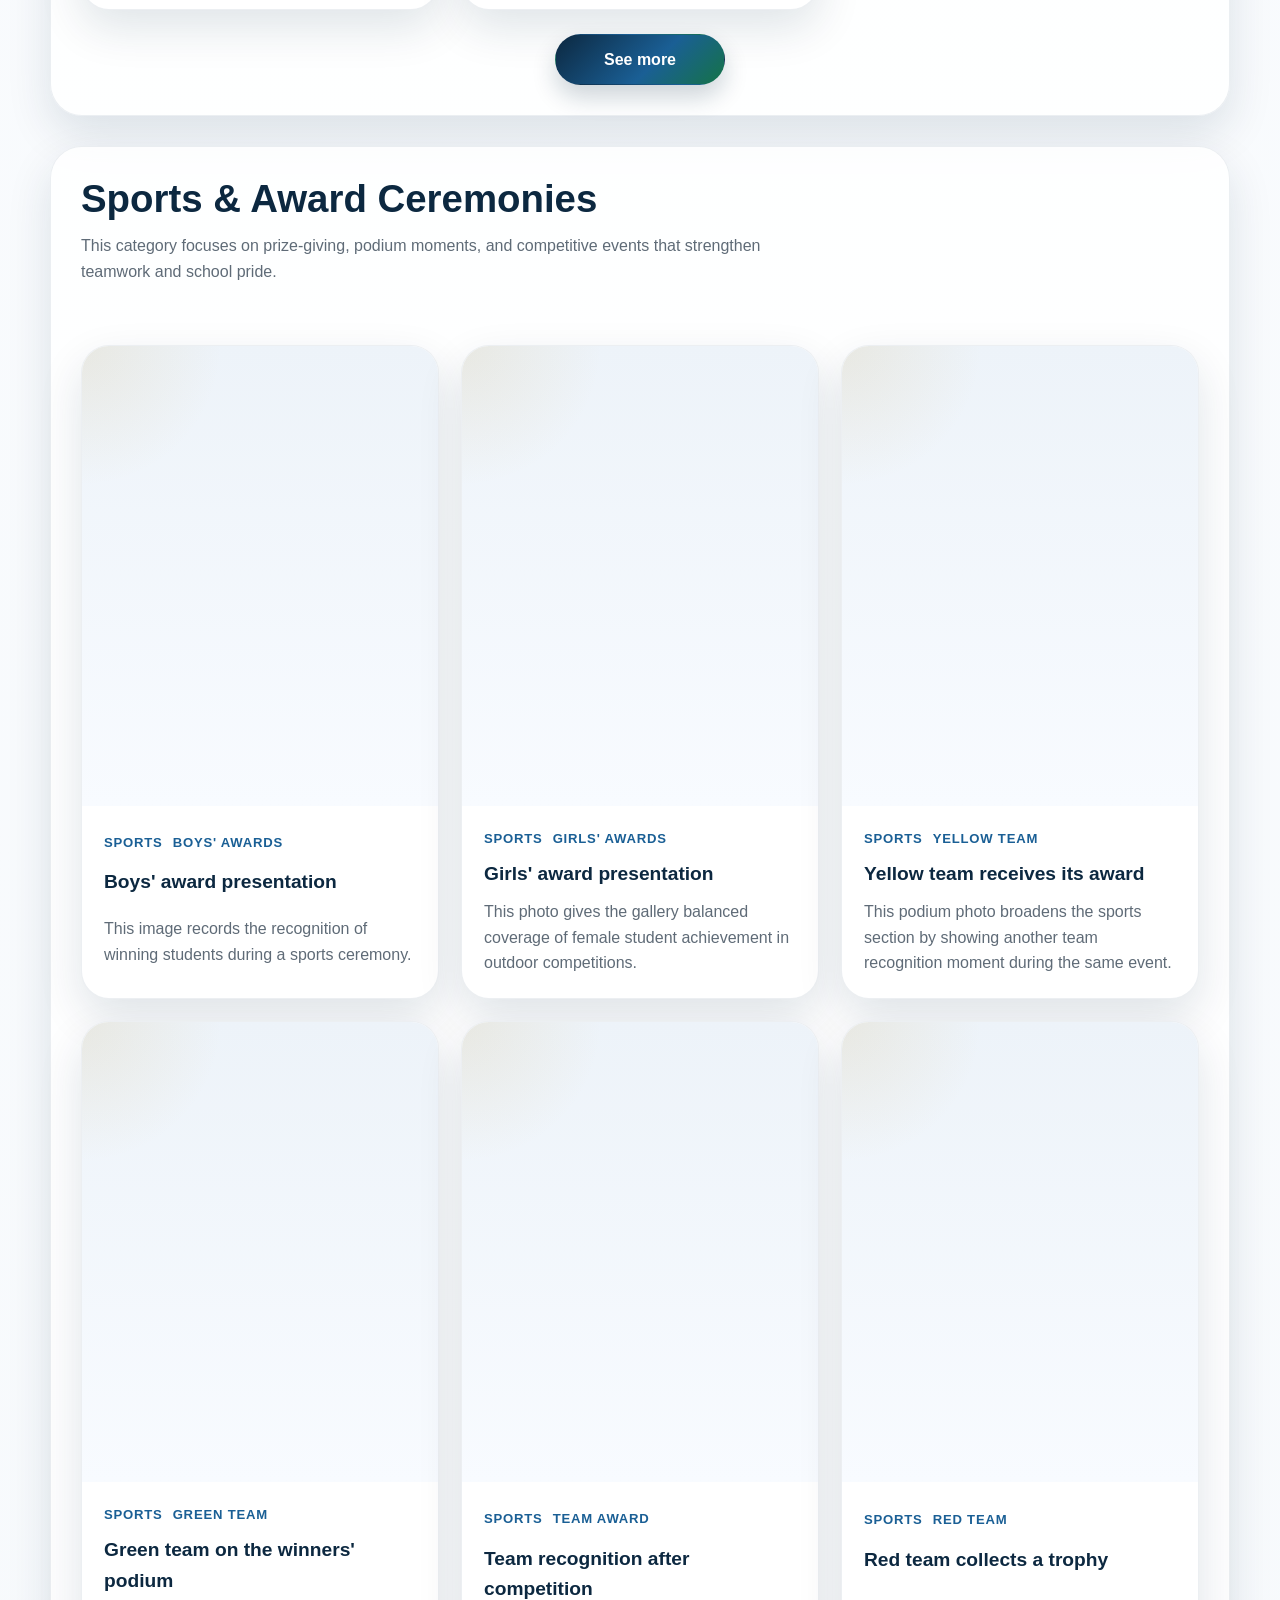
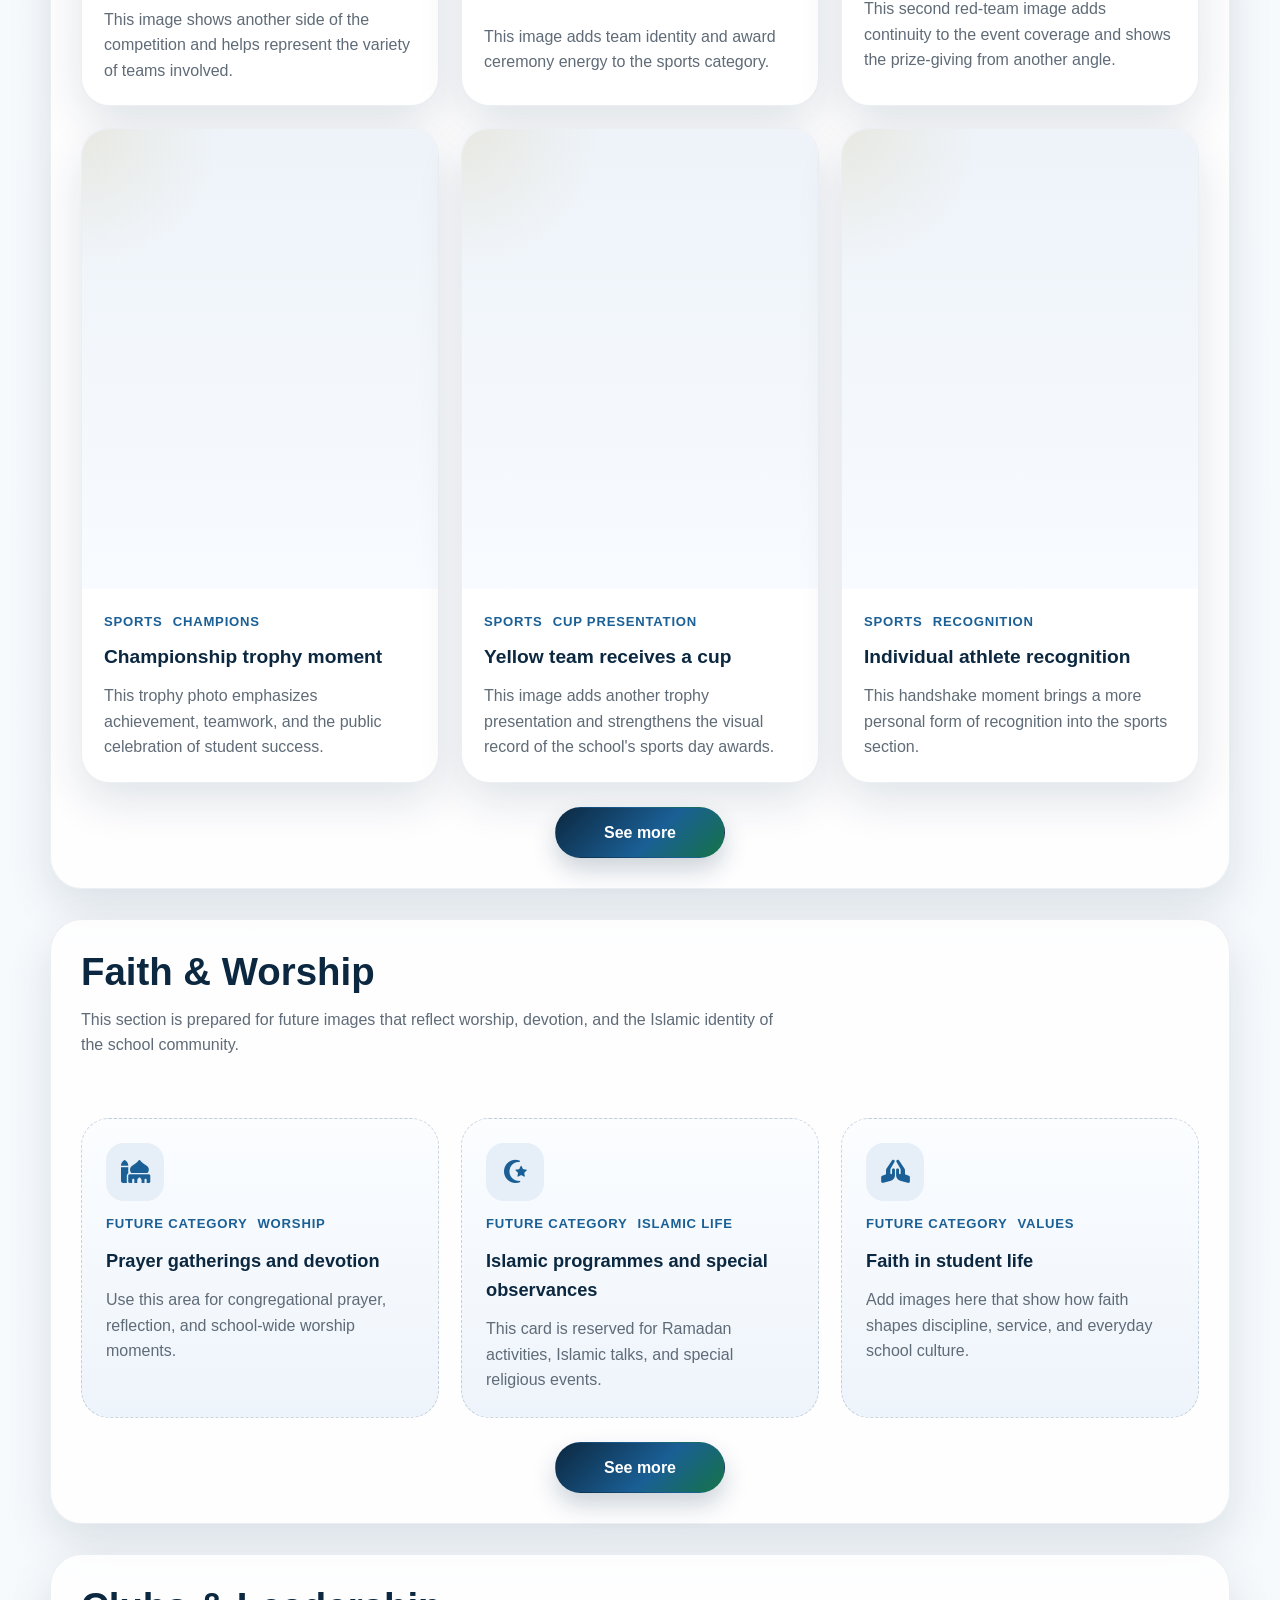
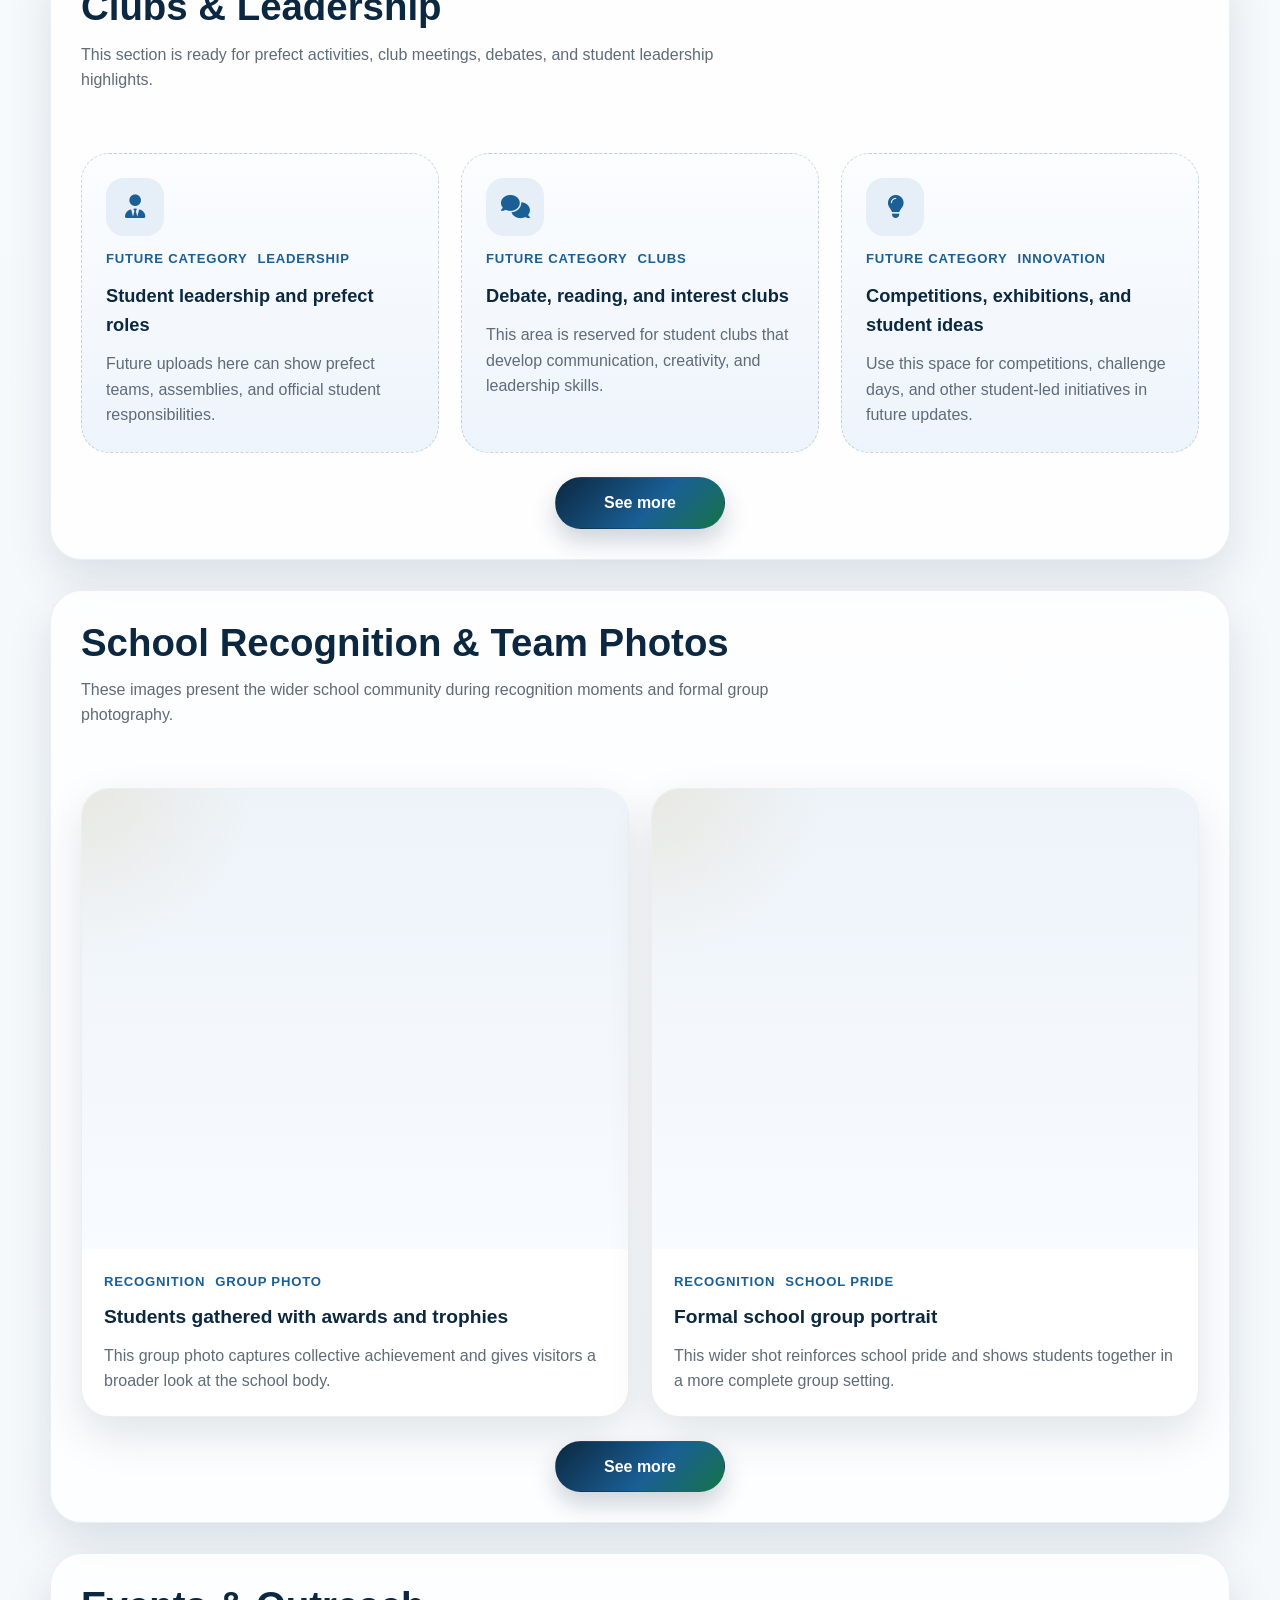
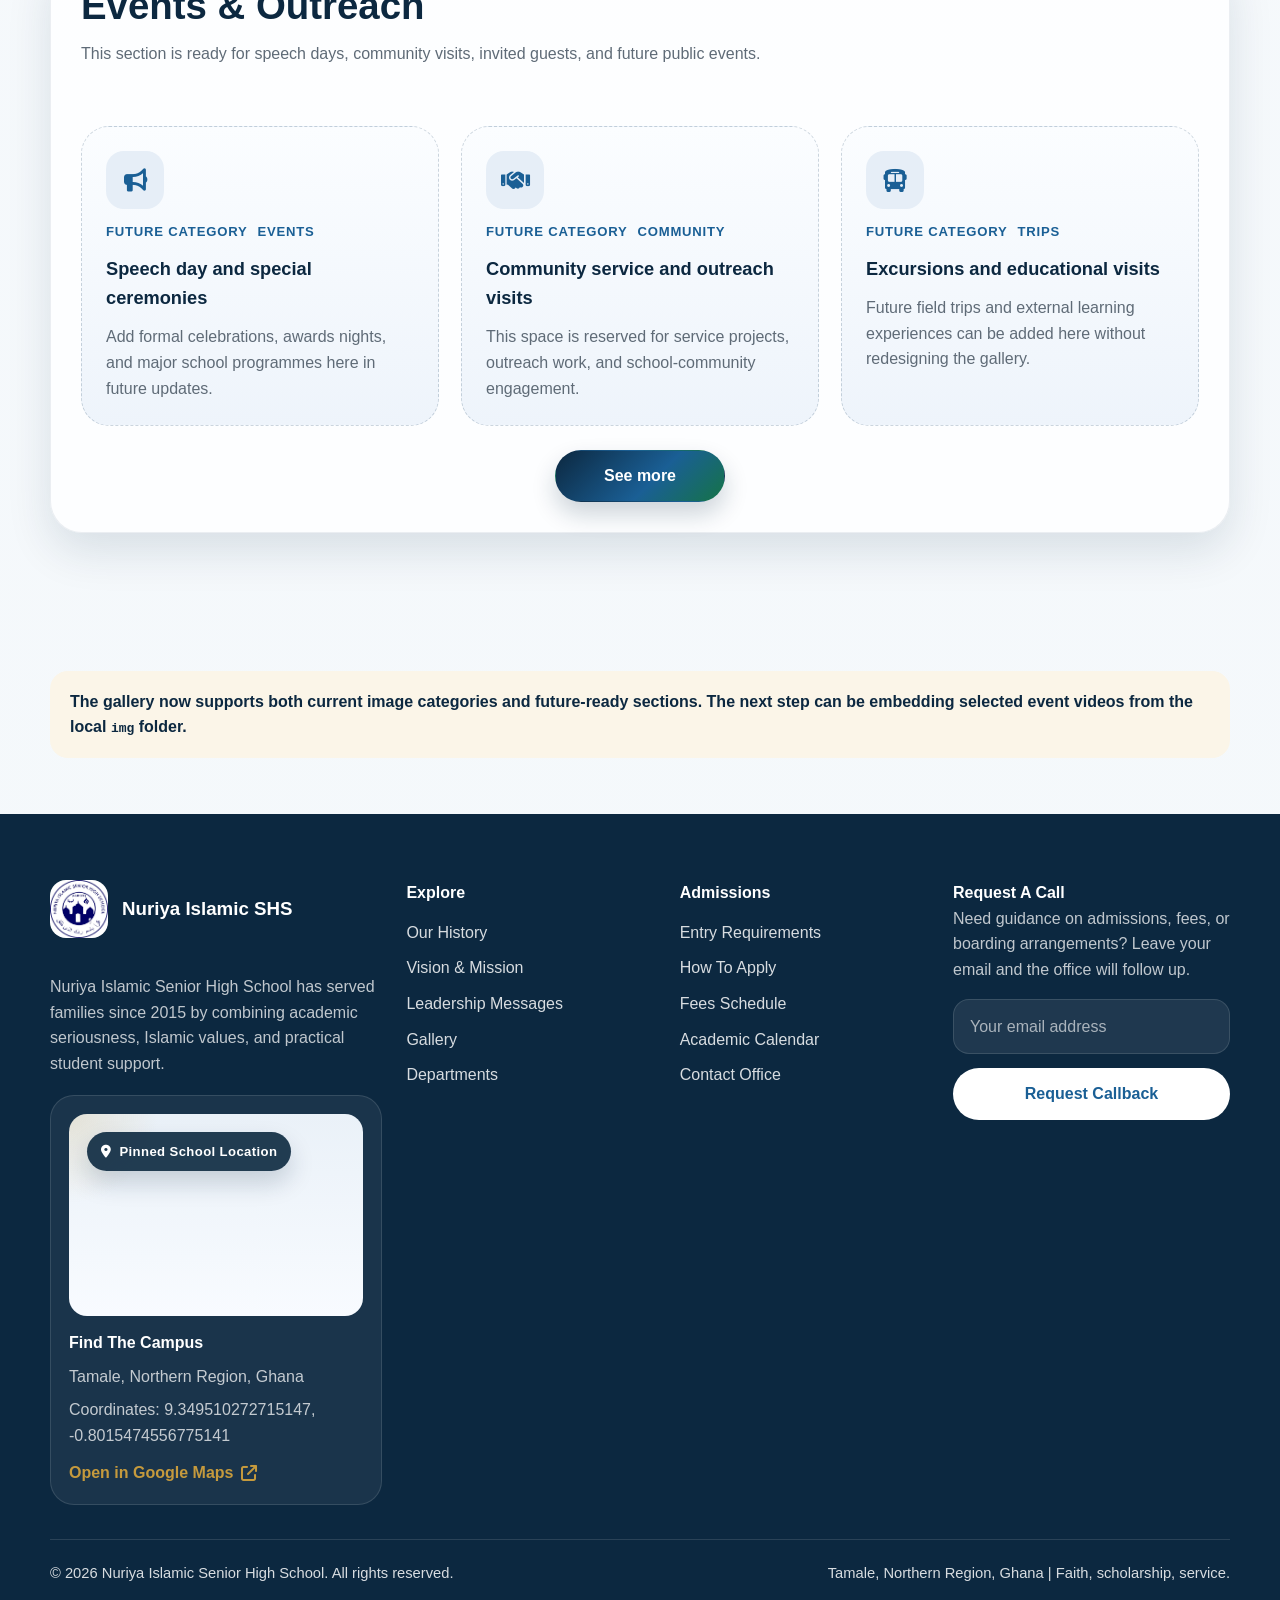
<file: gallery.html>
<!DOCTYPE html>
<html lang="en">
<head>
    <meta charset="UTF-8">
    <meta name="viewport" content="width=device-width, initial-scale=1.0">
    <meta name="description" content="Browse gallery highlights representing school life at Nuriya Islamic Senior High School.">
    <meta http-equiv="Content-Security-Policy" content="default-src 'self'; base-uri 'self'; form-action 'self'; img-src 'self' data:; media-src 'self'; object-src 'none'; script-src 'self'; style-src 'self' https://cdnjs.cloudflare.com; font-src 'self' https://cdnjs.cloudflare.com data:; connect-src 'none'; frame-src https://www.google.com https://maps.google.com; worker-src 'none'; upgrade-insecure-requests">
    <meta name="referrer" content="strict-origin-when-cross-origin">
    <title>Gallery | Nuriya Islamic Senior High School</title>
    <link rel="stylesheet" href="styles.css">
    <link rel="stylesheet" href="https://cdnjs.cloudflare.com/ajax/libs/font-awesome/6.5.2/css/all.min.css" integrity="sha512-SnH5WK+bZxgPHs44uWIX+LLJAJ9/2PkPKZ5QiAj6Ta86w+fsb2TkcmfRyVX3pBnMFcV7oQPJkl9QevSCWr3W6A==" crossorigin="anonymous" referrerpolicy="no-referrer">
</head>
<body>
    <div class="top-bar">
        <div class="container top-bar-inner">
            <div class="top-bar-links">
                <a href="mailto:nuriyaislamicshs@gmail.com"><i class="fas fa-envelope"></i><span>nuriyaislamicshs@gmail.com</span></a>
                <a href="tel:+233243065758"><i class="fas fa-phone"></i><span>+233 243065758</span></a>
            </div>
            <div class="top-bar-actions">
                <a href="calendar.html"><i class="fas fa-calendar-alt"></i><span>Academic Calendar</span></a>
                <a href="how-to-apply.html" class="portal-btn">Admissions Guide</a>
                <div class="top-social" aria-label="Social media links">
                    <a href="https://facebook.com/nuriyaislamicshs" target="_blank" rel="noopener noreferrer" referrerpolicy="no-referrer" aria-label="Facebook" title="Facebook"><i class="fab fa-facebook-f"></i></a>
                    <a href="https://x.com/nuriyaislamicshs" target="_blank" rel="noopener noreferrer" referrerpolicy="no-referrer" aria-label="X" title="X"><i class="fab fa-x-twitter"></i></a>
                    <a href="https://instagram.com/nuriyaislamicshs" target="_blank" rel="noopener noreferrer" referrerpolicy="no-referrer" aria-label="Instagram" title="Instagram"><i class="fab fa-instagram"></i></a>
                    <a href="https://t.me/nuriyaislamicshs" target="_blank" rel="noopener noreferrer" referrerpolicy="no-referrer" aria-label="Telegram" title="Telegram"><i class="fab fa-telegram"></i></a>
                    <a href="https://wa.me/233243065758" target="_blank" rel="noopener noreferrer" referrerpolicy="no-referrer" aria-label="WhatsApp" title="WhatsApp"><i class="fab fa-whatsapp"></i></a>
                    <a href="https://linkedin.com/company/nuriyaislamicshs" target="_blank" rel="noopener noreferrer" referrerpolicy="no-referrer" aria-label="LinkedIn" title="LinkedIn"><i class="fab fa-linkedin-in"></i></a>
                    <a href="https://pinterest.com/nuriyaislamicshs" target="_blank" rel="noopener noreferrer" referrerpolicy="no-referrer" aria-label="Pinterest" title="Pinterest"><i class="fab fa-pinterest-p"></i></a>
                </div>
            </div>
        </div>
    </div>

    <header class="header">
        <div class="container">
            <a class="logo" href="index.html">
                <img src="img/nuriyashslogo.png" alt="Nuriya Islamic Senior High School logo">
                <div class="logo-text">
                    <h1>Nuriya Islamic Senior High School</h1>
                    <span>Faith, Scholarship, Service</span>
                </div>
            </a>

            <button class="mobile-menu" type="button" aria-expanded="false" aria-controls="site-navigation">
                <span class="sr-only">Toggle navigation</span>
                <i class="fas fa-bars"></i>
            </button>

            <nav class="nav-menu" id="site-navigation" aria-label="Primary">
                <ul>
                    <li><a href="index.html">Home</a></li>
                    <li class="dropdown">
                        <button class="nav-trigger" type="button" aria-expanded="false">About Us <i class="fas fa-chevron-down"></i></button>
                        <ul class="dropdown-content">
                            <li><a href="history.html">History</a></li>
                            <li><a href="vision.html">Vision &amp; Mission</a></li>
                            <li><a href="principal.html">Leadership Messages</a></li>
                            <li><a href="administration.html">Administration</a></li>
                        </ul>
                    </li>
                    <li class="dropdown">
                        <button class="nav-trigger" type="button" aria-expanded="false">Academics <i class="fas fa-chevron-down"></i></button>
                        <ul class="dropdown-content">
                            <li><a href="departments.html">Departments</a></li>
                            <li><a href="programmes.html">Programmes</a></li>
                            <li><a href="calendar.html">Academic Calendar</a></li>
                            <li><a href="library.html">Library</a></li>
                        </ul>
                    </li>
                    <li class="dropdown">
                        <button class="nav-trigger" type="button" aria-expanded="false">Admissions <i class="fas fa-chevron-down"></i></button>
                        <ul class="dropdown-content">
                            <li><a href="requirements.html">Entry Requirements</a></li>
                            <li><a href="how-to-apply.html">How To Apply</a></li>
                            <li><a href="fees.html">Fees Schedule</a></li>
                        </ul>
                    </li>
                    <li><a href="gallery.html" class="active">Gallery</a></li>
                    <li><a href="index.html#news">News &amp; Events</a></li>
                    <li><a href="index.html#contact">Contact</a></li>
                </ul>

                <a href="https://www.myshsadmission.xyz/site/schools/NURISEC/" class="btn apply-btn" target="_blank" rel="noopener noreferrer" referrerpolicy="no-referrer">Admission Portal</a>
            </nav>
        </div>
    </header>

    <main>
        <section class="subpage-hero">
            <div class="container">
                <div class="breadcrumb">
                    <a href="index.html">Home</a>
                    <span>/</span>
                    <span>Gallery</span>
                </div>
                <h1>Visual highlights of school life at Nuriya Islamic Senior High School</h1>
                <p>This gallery now uses the real school photos from the local <code>img</code> folder and groups them by event type, student community, and achievement moments.</p>
            </div>
        </section>

        <section class="content-section compact">
            <div class="container">
                <div class="gallery-intro">
                    <div class="notice">This gallery now uses 18 local school photos from the project image folder. Additional sections are already prepared for future uploads, and each category includes a see more control.</div>
                    <div class="info-band gallery-tabs">
                        <a class="info-pill" href="#assemblies"><i class="fas fa-users"></i>Assemblies &amp; Presentations</a>
                        <a class="info-pill" href="#academic-life"><i class="fas fa-book-open"></i>Academic Life</a>
                        <a class="info-pill" href="#campus-facilities"><i class="fas fa-school"></i>Campus &amp; Facilities</a>
                        <a class="info-pill" href="#girls-community"><i class="fas fa-user-group"></i>Girls' Community</a>
                        <a class="info-pill" href="#sports-awards"><i class="fas fa-trophy"></i>Sports &amp; Awards</a>
                        <a class="info-pill" href="#faith-worship"><i class="fas fa-mosque"></i>Faith &amp; Worship</a>
                        <a class="info-pill" href="#clubs-leadership"><i class="fas fa-people-group"></i>Clubs &amp; Leadership</a>
                        <a class="info-pill" href="#recognition"><i class="fas fa-medal"></i>Group Recognition</a>
                        <a class="info-pill" href="#events-outreach"><i class="fas fa-calendar-days"></i>Events &amp; Outreach</a>
                    </div>
                </div>
            </div>
        </section>

        <section class="content-section">
            <div class="container">
                <div class="gallery-section" id="assemblies" data-gallery-section>
                    <div class="section-header">
                        <h2>Assemblies &amp; Student Presentations</h2>
                        <p>These images show formal student gatherings, audience participation, and presentation moments from school programmes.</p>
                    </div>
                    <div class="photo-grid">
                        <figure class="photo-card">
                            <img src="img/IMG_5260.JPG" alt="Students seated together during a school gathering at Nuriya Islamic Senior High School" loading="lazy">
                            <figcaption class="photo-copy">
                                <div class="photo-meta">
                                    <span>Assembly</span>
                                    <span>Student Gathering</span>
                                </div>
                                <h3>Large student audience during a school event</h3>
                                <p>This photo captures student attention and participation during a formal gathering, showing the size and engagement of the school community.</p>
                            </figcaption>
                        </figure>
                        <figure class="photo-card" data-gallery-extra hidden>
                            <img src="img/IMG_5643-converted.jpg" alt="Students making a presentation indoors during a school programme" loading="lazy">
                            <figcaption class="photo-copy">
                                <div class="photo-meta">
                                    <span>Presentation</span>
                                    <span>Indoor Event</span>
                                </div>
                                <h3>Students presenting during a school programme</h3>
                                <p>This category highlights speaking, recitation, and formal student participation during organized school activities.</p>
                            </figcaption>
                        </figure>
                    </div>
                    <div class="gallery-section-actions">
                        <button class="btn btn-primary gallery-toggle" type="button" data-gallery-toggle data-more-label="See more" data-less-label="Show less" aria-expanded="false">See more</button>
                    </div>
                </div>

                <div class="gallery-section" id="academic-life" data-gallery-section>
                    <div class="section-header">
                        <h2>Academic &amp; Classroom Life</h2>
                        <p>This section is reserved for future classroom, laboratory, and lesson-delivery images as the gallery grows.</p>
                    </div>
                    <div class="future-grid">
                        <article class="future-card">
                            <div class="future-icon"><i class="fas fa-book-open"></i></div>
                            <div class="photo-meta">
                                <span>Future Category</span>
                                <span>Teaching</span>
                            </div>
                            <h3>Classroom teaching moments</h3>
                            <p>Use this space for lesson delivery, note-taking, and teacher-student interaction photos.</p>
                        </article>
                        <article class="future-card" data-gallery-extra hidden>
                            <div class="future-icon"><i class="fas fa-flask"></i></div>
                            <div class="photo-meta">
                                <span>Future Category</span>
                                <span>Laboratories</span>
                            </div>
                            <h3>Science practicals and lab work</h3>
                            <p>Add experiments, demonstrations, and practical sessions here when those images are available.</p>
                        </article>
                        <article class="future-card" data-gallery-extra hidden>
                            <div class="future-icon"><i class="fas fa-pencil-ruler"></i></div>
                            <div class="photo-meta">
                                <span>Future Category</span>
                                <span>Projects</span>
                            </div>
                            <h3>Assignments, projects, and study groups</h3>
                            <p>This slot is ready for academic support sessions, revision classes, and student project displays.</p>
                        </article>
                    </div>
                    <div class="gallery-section-actions">
                        <button class="btn btn-primary gallery-toggle" type="button" data-gallery-toggle data-more-label="See more" data-less-label="Show less" aria-expanded="false">See more</button>
                    </div>
                </div>

                <div class="gallery-section" id="campus-facilities" data-gallery-section>
                    <div class="section-header">
                        <h2>Campus &amp; Facilities</h2>
                        <p>This section is ready for future photos of school buildings, learning spaces, grounds, and shared facilities.</p>
                    </div>
                    <div class="future-grid">
                        <article class="future-card">
                            <div class="future-icon"><i class="fas fa-building-columns"></i></div>
                            <div class="photo-meta">
                                <span>Future Category</span>
                                <span>Campus</span>
                            </div>
                            <h3>School frontage and main blocks</h3>
                            <p>Add exterior photos that help visitors understand the campus environment and physical setting.</p>
                        </article>
                        <article class="future-card" data-gallery-extra hidden>
                            <div class="future-icon"><i class="fas fa-door-open"></i></div>
                            <div class="photo-meta">
                                <span>Future Category</span>
                                <span>Facilities</span>
                            </div>
                            <h3>Office spaces, classrooms, and interiors</h3>
                            <p>This area is reserved for rooms and facilities that support daily teaching and administration.</p>
                        </article>
                        <article class="future-card" data-gallery-extra hidden>
                            <div class="future-icon"><i class="fas fa-tree"></i></div>
                            <div class="photo-meta">
                                <span>Future Category</span>
                                <span>Grounds</span>
                            </div>
                            <h3>Paths, assembly grounds, and open spaces</h3>
                            <p>Future uploads here can highlight the wider environment students move through every day.</p>
                        </article>
                    </div>
                    <div class="gallery-section-actions">
                        <button class="btn btn-primary gallery-toggle" type="button" data-gallery-toggle data-more-label="See more" data-less-label="Show less" aria-expanded="false">See more</button>
                    </div>
                </div>

                <div class="gallery-section" id="girls-community" data-gallery-section>
                    <div class="section-header">
                        <h2>Girls' Community &amp; School Identity</h2>
                        <p>These images highlight girls in school uniform, portrait moments, and student friendships that reflect belonging and confidence.</p>
                    </div>
                    <div class="photo-grid">
                        <figure class="photo-card">
                            <img src="img/IMG_5261.JPG" alt="Group of female students in school uniform standing together" loading="lazy">
                            <figcaption class="photo-copy">
                                <div class="photo-meta">
                                    <span>Students</span>
                                    <span>Girls' Group</span>
                                </div>
                                <h3>Female students together in school uniform</h3>
                                <p>This photo supports the gallery's coverage of girls' participation, identity, and visibility within school life.</p>
                            </figcaption>
                        </figure>
                        <figure class="photo-card">
                            <img src="img/IMG_4787-converted.jpg" alt="Four female students posing together in school uniform at an evening event" loading="lazy">
                            <figcaption class="photo-copy">
                                <div class="photo-meta">
                                    <span>Students</span>
                                    <span>Portrait</span>
                                </div>
                                <h3>Girls posing during a school event</h3>
                                <p>This portrait-style image adds personality to the gallery and shows student confidence and school identity.</p>
                            </figcaption>
                        </figure>
                        <figure class="photo-card" data-gallery-extra hidden>
                            <img src="img/IMG_4791-converted.jpg" alt="Four female students standing together in white and blue school uniform at night" loading="lazy">
                            <figcaption class="photo-copy">
                                <div class="photo-meta">
                                    <span>Students</span>
                                    <span>Portrait</span>
                                </div>
                                <h3>Evening portrait of female students</h3>
                                <p>This image adds a more candid student portrait to the gallery while keeping the school identity visible through uniform details.</p>
                            </figcaption>
                        </figure>
                        <figure class="photo-card" data-gallery-extra hidden>
                            <img src="img/IMG_4798-converted.jpg" alt="Group of female students posing together in school uniform at night" loading="lazy">
                            <figcaption class="photo-copy">
                                <div class="photo-meta">
                                    <span>Students</span>
                                    <span>Community</span>
                                </div>
                                <h3>Friends gathered after an event</h3>
                                <p>This group portrait shows student connection and gives the gallery a more informal community moment.</p>
                            </figcaption>
                        </figure>
                        <figure class="photo-card" data-gallery-extra hidden>
                            <img src="img/IMG_4813-converted.jpg" alt="Six female students standing together at night in school uniform" loading="lazy">
                            <figcaption class="photo-copy">
                                <div class="photo-meta">
                                    <span>Students</span>
                                    <span>Community</span>
                                </div>
                                <h3>Extended student community moments</h3>
                                <p>This image broadens the gallery beyond formal events and reflects student connection outside the classroom.</p>
                            </figcaption>
                        </figure>
                    </div>
                    <div class="gallery-section-actions">
                        <button class="btn btn-primary gallery-toggle" type="button" data-gallery-toggle data-more-label="See more" data-less-label="Show less" aria-expanded="false">See more</button>
                    </div>
                </div>

                <div class="gallery-section" id="sports-awards" data-gallery-section>
                    <div class="section-header">
                        <h2>Sports &amp; Award Ceremonies</h2>
                        <p>This category focuses on prize-giving, podium moments, and competitive events that strengthen teamwork and school pride.</p>
                    </div>
                    <div class="photo-grid">
                        <figure class="photo-card">
                            <img src="img/IMG_4737-converted.jpg" alt="Male students receiving a sports trophy during an outdoor ceremony" loading="lazy">
                            <figcaption class="photo-copy">
                                <div class="photo-meta">
                                    <span>Sports</span>
                                    <span>Boys' Awards</span>
                                </div>
                                <h3>Boys' award presentation</h3>
                                <p>This image records the recognition of winning students during a sports ceremony.</p>
                            </figcaption>
                        </figure>
                        <figure class="photo-card">
                            <img src="img/IMG_4739-converted.jpg" alt="Female students receiving a trophy outdoors during a sports event" loading="lazy">
                            <figcaption class="photo-copy">
                                <div class="photo-meta">
                                    <span>Sports</span>
                                    <span>Girls' Awards</span>
                                </div>
                                <h3>Girls' award presentation</h3>
                                <p>This photo gives the gallery balanced coverage of female student achievement in outdoor competitions.</p>
                            </figcaption>
                        </figure>
                        <figure class="photo-card">
                            <img src="img/IMG_4745-converted.jpg" alt="Female students in yellow team kit receiving a trophy during an outdoor ceremony" loading="lazy">
                            <figcaption class="photo-copy">
                                <div class="photo-meta">
                                    <span>Sports</span>
                                    <span>Yellow Team</span>
                                </div>
                                <h3>Yellow team receives its award</h3>
                                <p>This podium photo broadens the sports section by showing another team recognition moment during the same event.</p>
                            </figcaption>
                        </figure>
                        <figure class="photo-card">
                            <img src="img/IMG_4752-converted.jpg" alt="Male students in green team kit receiving an award on a podium" loading="lazy">
                            <figcaption class="photo-copy">
                                <div class="photo-meta">
                                    <span>Sports</span>
                                    <span>Green Team</span>
                                </div>
                                <h3>Green team on the winners' podium</h3>
                                <p>This image shows another side of the competition and helps represent the variety of teams involved.</p>
                            </figcaption>
                        </figure>
                        <figure class="photo-card" data-gallery-extra hidden>
                            <img src="img/IMG_4755-converted.jpg" alt="Female students in red team kit receiving an award during a sports event" loading="lazy">
                            <figcaption class="photo-copy">
                                <div class="photo-meta">
                                    <span>Sports</span>
                                    <span>Team Award</span>
                                </div>
                                <h3>Team recognition after competition</h3>
                                <p>This image adds team identity and award ceremony energy to the sports category.</p>
                            </figcaption>
                        </figure>
                        <figure class="photo-card" data-gallery-extra hidden>
                            <img src="img/IMG_4756-converted.jpg" alt="Female students in red team kit holding a trophy during an outdoor presentation" loading="lazy">
                            <figcaption class="photo-copy">
                                <div class="photo-meta">
                                    <span>Sports</span>
                                    <span>Red Team</span>
                                </div>
                                <h3>Red team collects a trophy</h3>
                                <p>This second red-team image adds continuity to the event coverage and shows the prize-giving from another angle.</p>
                            </figcaption>
                        </figure>
                        <figure class="photo-card" data-gallery-extra hidden>
                            <img src="img/IMG_4761-converted.jpg" alt="Male students holding a large trophy after a sports competition" loading="lazy">
                            <figcaption class="photo-copy">
                                <div class="photo-meta">
                                    <span>Sports</span>
                                    <span>Champions</span>
                                </div>
                                <h3>Championship trophy moment</h3>
                                <p>This trophy photo emphasizes achievement, teamwork, and the public celebration of student success.</p>
                            </figcaption>
                        </figure>
                        <figure class="photo-card" data-gallery-extra hidden>
                            <img src="img/IMG_4765-converted.jpg" alt="Female students in yellow team kit receiving a cup during a sports event" loading="lazy">
                            <figcaption class="photo-copy">
                                <div class="photo-meta">
                                    <span>Sports</span>
                                    <span>Cup Presentation</span>
                                </div>
                                <h3>Yellow team receives a cup</h3>
                                <p>This image adds another trophy presentation and strengthens the visual record of the school's sports day awards.</p>
                            </figcaption>
                        </figure>
                        <figure class="photo-card" data-gallery-extra hidden>
                            <img src="img/IMG_4770-converted.jpg" alt="Student athlete shaking hands with a presenter during a sports award ceremony" loading="lazy">
                            <figcaption class="photo-copy">
                                <div class="photo-meta">
                                    <span>Sports</span>
                                    <span>Recognition</span>
                                </div>
                                <h3>Individual athlete recognition</h3>
                                <p>This handshake moment brings a more personal form of recognition into the sports section.</p>
                            </figcaption>
                        </figure>
                    </div>
                    <div class="gallery-section-actions">
                        <button class="btn btn-primary gallery-toggle" type="button" data-gallery-toggle data-more-label="See more" data-less-label="Show less" aria-expanded="false">See more</button>
                    </div>
                </div>

                <div class="gallery-section" id="faith-worship" data-gallery-section>
                    <div class="section-header">
                        <h2>Faith &amp; Worship</h2>
                        <p>This section is prepared for future images that reflect worship, devotion, and the Islamic identity of the school community.</p>
                    </div>
                    <div class="future-grid">
                        <article class="future-card">
                            <div class="future-icon"><i class="fas fa-mosque"></i></div>
                            <div class="photo-meta">
                                <span>Future Category</span>
                                <span>Worship</span>
                            </div>
                            <h3>Prayer gatherings and devotion</h3>
                            <p>Use this area for congregational prayer, reflection, and school-wide worship moments.</p>
                        </article>
                        <article class="future-card" data-gallery-extra hidden>
                            <div class="future-icon"><i class="fas fa-star-and-crescent"></i></div>
                            <div class="photo-meta">
                                <span>Future Category</span>
                                <span>Islamic Life</span>
                            </div>
                            <h3>Islamic programmes and special observances</h3>
                            <p>This card is reserved for Ramadan activities, Islamic talks, and special religious events.</p>
                        </article>
                        <article class="future-card" data-gallery-extra hidden>
                            <div class="future-icon"><i class="fas fa-hands-praying"></i></div>
                            <div class="photo-meta">
                                <span>Future Category</span>
                                <span>Values</span>
                            </div>
                            <h3>Faith in student life</h3>
                            <p>Add images here that show how faith shapes discipline, service, and everyday school culture.</p>
                        </article>
                    </div>
                    <div class="gallery-section-actions">
                        <button class="btn btn-primary gallery-toggle" type="button" data-gallery-toggle data-more-label="See more" data-less-label="Show less" aria-expanded="false">See more</button>
                    </div>
                </div>

                <div class="gallery-section" id="clubs-leadership" data-gallery-section>
                    <div class="section-header">
                        <h2>Clubs &amp; Leadership</h2>
                        <p>This section is ready for prefect activities, club meetings, debates, and student leadership highlights.</p>
                    </div>
                    <div class="future-grid">
                        <article class="future-card">
                            <div class="future-icon"><i class="fas fa-user-tie"></i></div>
                            <div class="photo-meta">
                                <span>Future Category</span>
                                <span>Leadership</span>
                            </div>
                            <h3>Student leadership and prefect roles</h3>
                            <p>Future uploads here can show prefect teams, assemblies, and official student responsibilities.</p>
                        </article>
                        <article class="future-card" data-gallery-extra hidden>
                            <div class="future-icon"><i class="fas fa-comments"></i></div>
                            <div class="photo-meta">
                                <span>Future Category</span>
                                <span>Clubs</span>
                            </div>
                            <h3>Debate, reading, and interest clubs</h3>
                            <p>This area is reserved for student clubs that develop communication, creativity, and leadership skills.</p>
                        </article>
                        <article class="future-card" data-gallery-extra hidden>
                            <div class="future-icon"><i class="fas fa-lightbulb"></i></div>
                            <div class="photo-meta">
                                <span>Future Category</span>
                                <span>Innovation</span>
                            </div>
                            <h3>Competitions, exhibitions, and student ideas</h3>
                            <p>Use this space for competitions, challenge days, and other student-led initiatives in future updates.</p>
                        </article>
                    </div>
                    <div class="gallery-section-actions">
                        <button class="btn btn-primary gallery-toggle" type="button" data-gallery-toggle data-more-label="See more" data-less-label="Show less" aria-expanded="false">See more</button>
                    </div>
                </div>

                <div class="gallery-section" id="recognition" data-gallery-section>
                    <div class="section-header">
                        <h2>School Recognition &amp; Team Photos</h2>
                        <p>These images present the wider school community during recognition moments and formal group photography.</p>
                    </div>
                    <div class="photo-grid">
                        <figure class="photo-card">
                            <img src="img/IMG_4894-converted.jpg" alt="Large mixed group of students posing together with trophies" loading="lazy">
                            <figcaption class="photo-copy">
                                <div class="photo-meta">
                                    <span>Recognition</span>
                                    <span>Group Photo</span>
                                </div>
                                <h3>Students gathered with awards and trophies</h3>
                                <p>This group photo captures collective achievement and gives visitors a broader look at the school body.</p>
                            </figcaption>
                        </figure>
                        <figure class="photo-card" data-gallery-extra hidden>
                            <img src="img/IMG_4896-converted.jpg" alt="Large group portrait of students with trophies in front of a school building" loading="lazy">
                            <figcaption class="photo-copy">
                                <div class="photo-meta">
                                    <span>Recognition</span>
                                    <span>School Pride</span>
                                </div>
                                <h3>Formal school group portrait</h3>
                                <p>This wider shot reinforces school pride and shows students together in a more complete group setting.</p>
                            </figcaption>
                        </figure>
                    </div>
                    <div class="gallery-section-actions">
                        <button class="btn btn-primary gallery-toggle" type="button" data-gallery-toggle data-more-label="See more" data-less-label="Show less" aria-expanded="false">See more</button>
                    </div>
                </div>

                <div class="gallery-section" id="events-outreach" data-gallery-section>
                    <div class="section-header">
                        <h2>Events &amp; Outreach</h2>
                        <p>This section is ready for speech days, community visits, invited guests, and future public events.</p>
                    </div>
                    <div class="future-grid">
                        <article class="future-card">
                            <div class="future-icon"><i class="fas fa-bullhorn"></i></div>
                            <div class="photo-meta">
                                <span>Future Category</span>
                                <span>Events</span>
                            </div>
                            <h3>Speech day and special ceremonies</h3>
                            <p>Add formal celebrations, awards nights, and major school programmes here in future updates.</p>
                        </article>
                        <article class="future-card" data-gallery-extra hidden>
                            <div class="future-icon"><i class="fas fa-handshake"></i></div>
                            <div class="photo-meta">
                                <span>Future Category</span>
                                <span>Community</span>
                            </div>
                            <h3>Community service and outreach visits</h3>
                            <p>This space is reserved for service projects, outreach work, and school-community engagement.</p>
                        </article>
                        <article class="future-card" data-gallery-extra hidden>
                            <div class="future-icon"><i class="fas fa-bus"></i></div>
                            <div class="photo-meta">
                                <span>Future Category</span>
                                <span>Trips</span>
                            </div>
                            <h3>Excursions and educational visits</h3>
                            <p>Future field trips and external learning experiences can be added here without redesigning the gallery.</p>
                        </article>
                    </div>
                    <div class="gallery-section-actions">
                        <button class="btn btn-primary gallery-toggle" type="button" data-gallery-toggle data-more-label="See more" data-less-label="Show less" aria-expanded="false">See more</button>
                    </div>
                </div>
            </div>
        </section>

        <section class="content-section compact">
            <div class="container">
                <div class="notice">The gallery now supports both current image categories and future-ready sections. The next step can be embedding selected event videos from the local <code>img</code> folder.</div>
            </div>
        </section>
    </main>

    <footer class="footer">
        <div class="container">
            <div class="footer-grid">
                <div class="footer-about">
                    <div class="footer-logo">
                        <img src="img/nuriyashslogo.png" alt="Nuriya Islamic Senior High School logo">
                        <h3>Nuriya Islamic SHS</h3>
                    </div>
                    <p>Nuriya Islamic Senior High School has served families since 2015 by combining academic seriousness, Islamic values, and practical student support.</p>
                </div>
                <div class="footer-links">
                    <h4>Explore</h4>
                    <ul>
                        <li><a href="history.html">Our History</a></li>
                        <li><a href="vision.html">Vision &amp; Mission</a></li>
                        <li><a href="principal.html">Leadership Messages</a></li>
                        <li><a href="gallery.html">Gallery</a></li>
                        <li><a href="departments.html">Departments</a></li>
                    </ul>
                </div>
                <div class="footer-links">
                    <h4>Admissions</h4>
                    <ul>
                        <li><a href="requirements.html">Entry Requirements</a></li>
                        <li><a href="how-to-apply.html">How To Apply</a></li>
                        <li><a href="fees.html">Fees Schedule</a></li>
                        <li><a href="calendar.html">Academic Calendar</a></li>
                        <li><a href="index.html#contact">Contact Office</a></li>
                    </ul>
                </div>
                <div class="footer-newsletter">
                    <h4>Request A Call</h4>
                    <p>Need guidance on admissions, fees, or boarding arrangements? Leave your email and the office will follow up.</p>
                    <form data-success-message="Thank you. The school office has received your callback request.">
                        <label class="sr-only" for="gallery-footer-email">Email address</label>
                        <input id="gallery-footer-email" type="email" placeholder="Your email address" autocomplete="email" inputmode="email" spellcheck="false" maxlength="120" required>
                        <button type="submit" class="btn btn-light">Request Callback</button>
                    </form>
                    <p class="form-status" data-form-status></p>
                </div>
            </div>
            <div class="footer-bottom">
                <p>&copy; <span data-current-year>2026</span> Nuriya Islamic Senior High School. All rights reserved.</p>
                <p>Tamale, Northern Region, Ghana | Faith, scholarship, service.</p>
            </div>
        </div>
    </footer>

    <script src="script.js"></script>
</body>
</html>
</file>
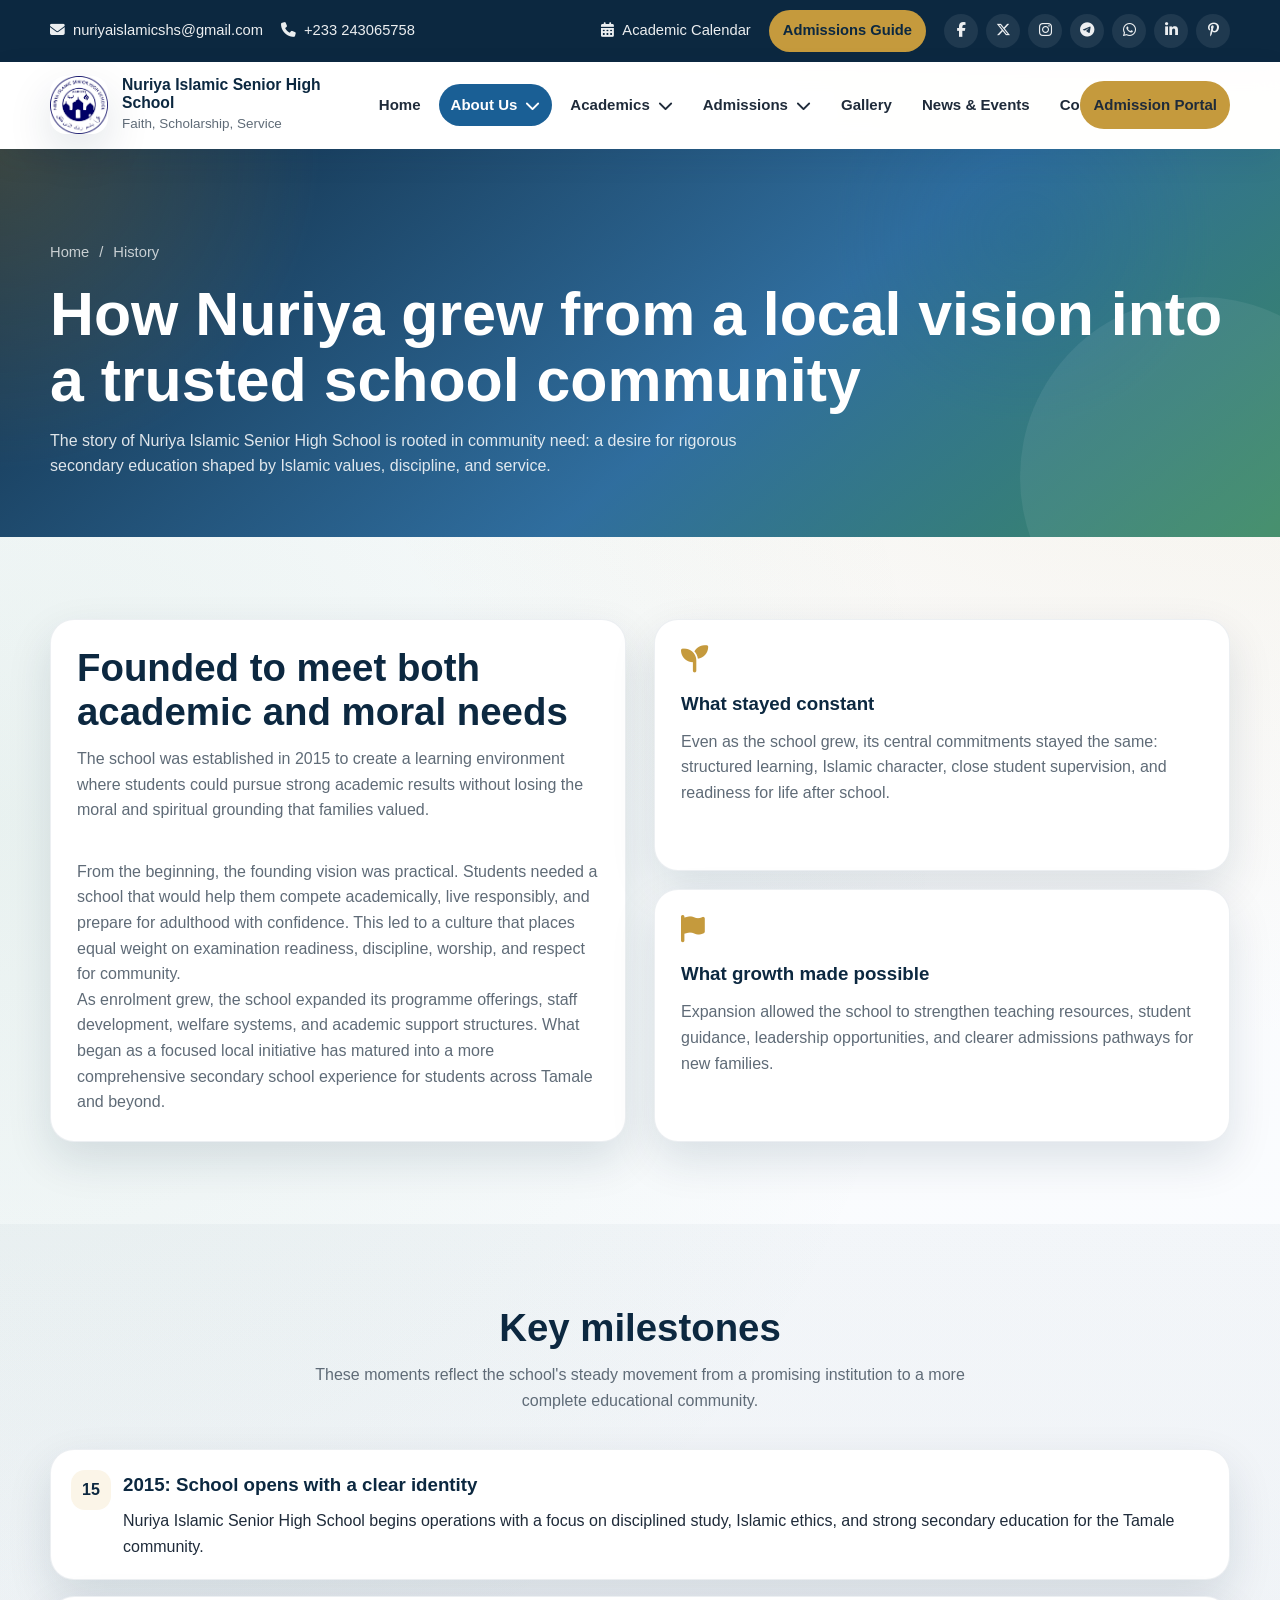
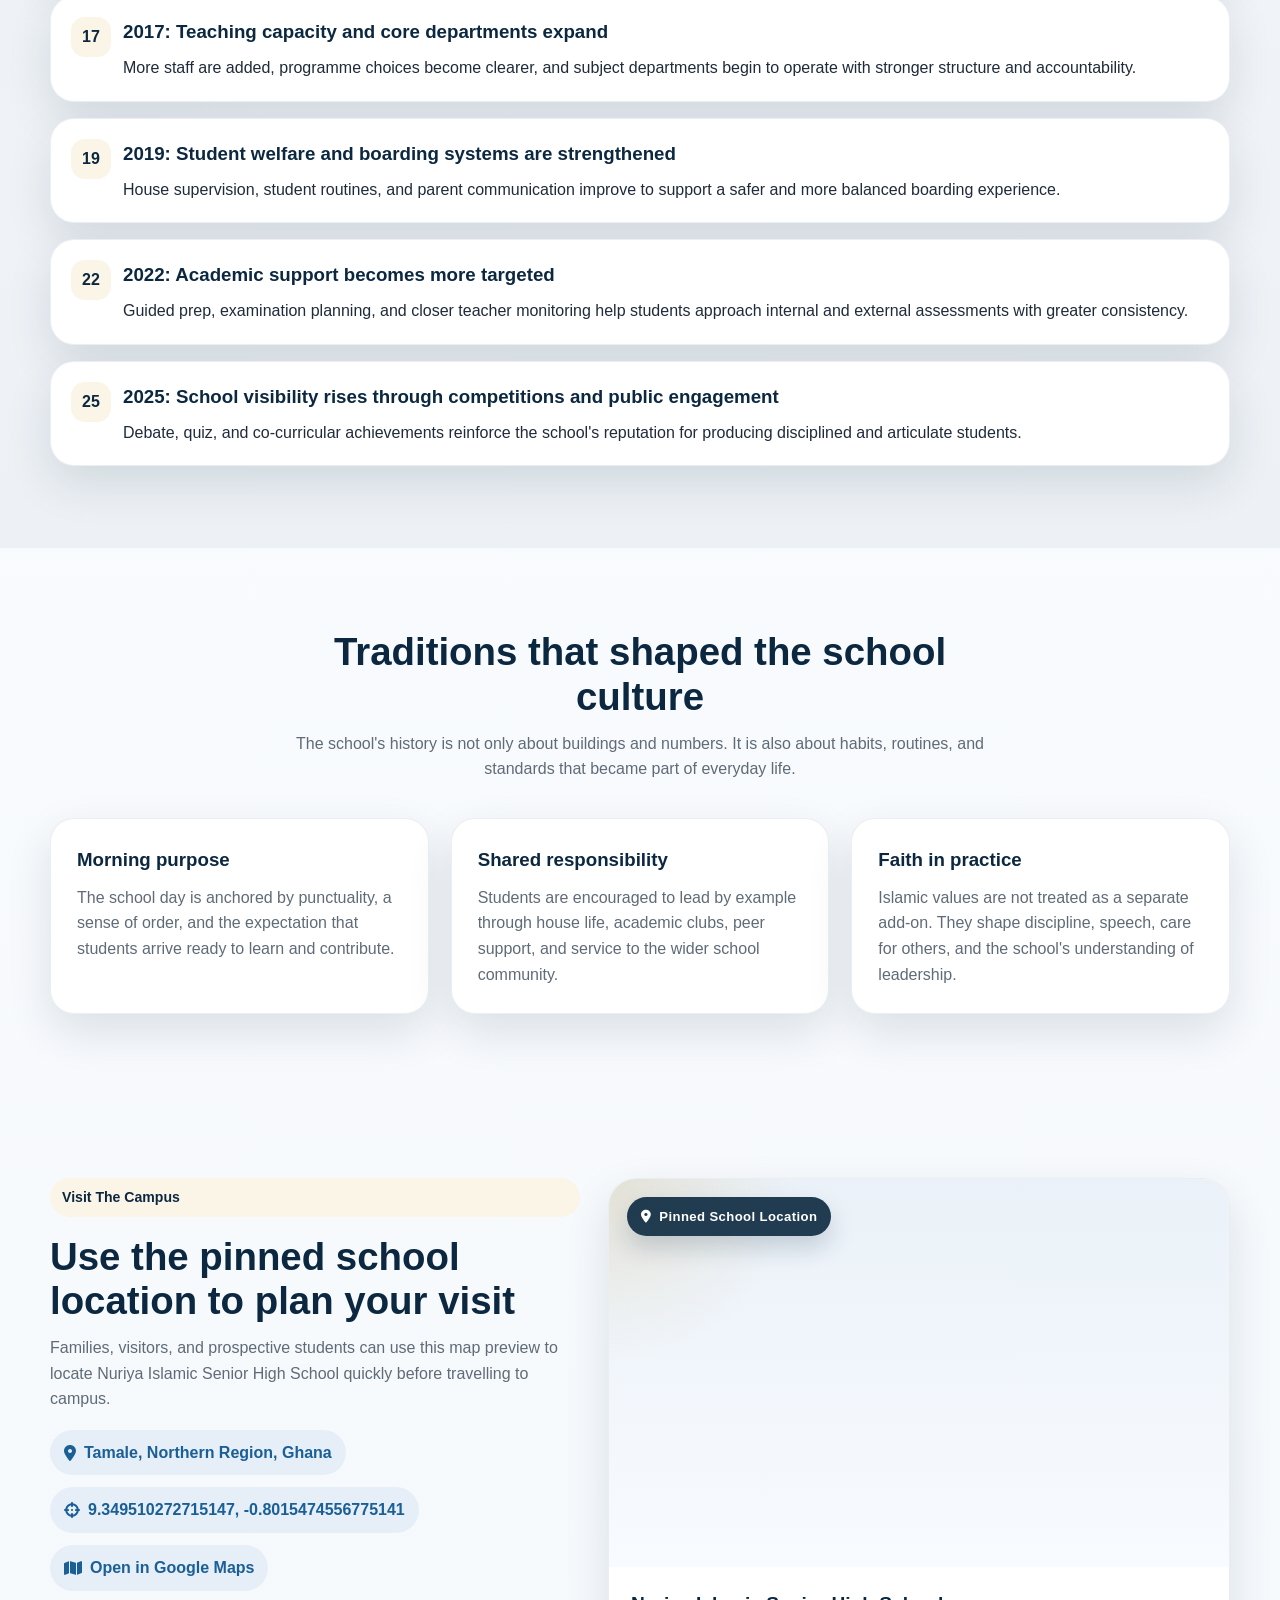
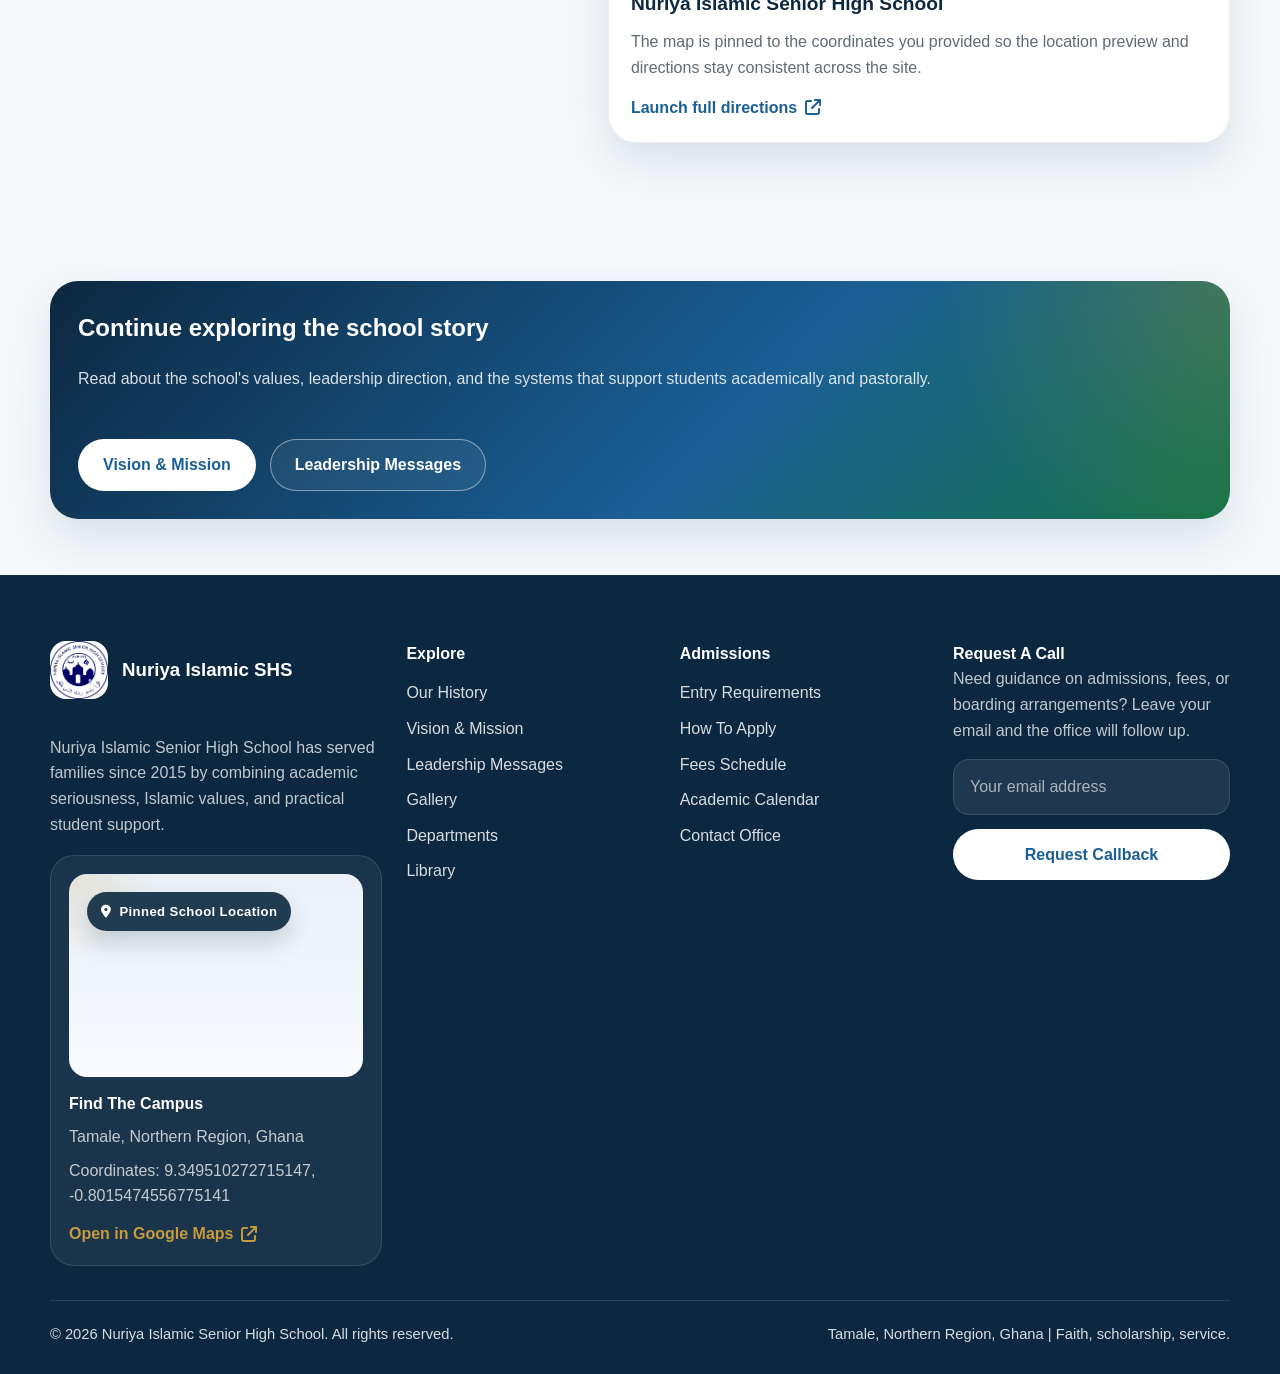
<file: history.html>
<!DOCTYPE html>
<html lang="en">
<head>
    <meta charset="UTF-8">
    <meta name="viewport" content="width=device-width, initial-scale=1.0">
    <meta name="description" content="Learn the history and growth of Nuriya Islamic Senior High School from its founding to its current role in shaping disciplined and academically prepared students.">
    <meta http-equiv="Content-Security-Policy" content="default-src 'self'; base-uri 'self'; form-action 'self'; img-src 'self' data:; media-src 'self'; object-src 'none'; script-src 'self'; style-src 'self' https://cdnjs.cloudflare.com; font-src 'self' https://cdnjs.cloudflare.com data:; connect-src 'none'; frame-src https://www.google.com https://maps.google.com; worker-src 'none'; upgrade-insecure-requests">
    <meta name="referrer" content="strict-origin-when-cross-origin">
    <title>History | Nuriya Islamic Senior High School</title>
    <link rel="stylesheet" href="styles.css">
    <link rel="stylesheet" href="https://cdnjs.cloudflare.com/ajax/libs/font-awesome/6.5.2/css/all.min.css" integrity="sha512-SnH5WK+bZxgPHs44uWIX+LLJAJ9/2PkPKZ5QiAj6Ta86w+fsb2TkcmfRyVX3pBnMFcV7oQPJkl9QevSCWr3W6A==" crossorigin="anonymous" referrerpolicy="no-referrer">
</head>
<body>
    <div class="top-bar">
        <div class="container top-bar-inner">
            <div class="top-bar-links">
                <a href="mailto:nuriyaislamicshs@gmail.com"><i class="fas fa-envelope"></i><span>nuriyaislamicshs@gmail.com</span></a>
                <a href="tel:+233243065758"><i class="fas fa-phone"></i><span>+233 243065758</span></a>
            </div>
            <div class="top-bar-actions">
                <a href="calendar.html"><i class="fas fa-calendar-alt"></i><span>Academic Calendar</span></a>
                <a href="how-to-apply.html" class="portal-btn">Admissions Guide</a>
                <div class="top-social" aria-label="Social media links">
                    <a href="https://facebook.com/nuriyaislamicshs" target="_blank" rel="noopener noreferrer" referrerpolicy="no-referrer" aria-label="Facebook" title="Facebook"><i class="fab fa-facebook-f"></i></a>
                    <a href="https://x.com/nuriyaislamicshs" target="_blank" rel="noopener noreferrer" referrerpolicy="no-referrer" aria-label="X" title="X"><i class="fab fa-x-twitter"></i></a>
                    <a href="https://instagram.com/nuriyaislamicshs" target="_blank" rel="noopener noreferrer" referrerpolicy="no-referrer" aria-label="Instagram" title="Instagram"><i class="fab fa-instagram"></i></a>
                    <a href="https://t.me/nuriyaislamicshs" target="_blank" rel="noopener noreferrer" referrerpolicy="no-referrer" aria-label="Telegram" title="Telegram"><i class="fab fa-telegram"></i></a>
                    <a href="https://wa.me/233243065758" target="_blank" rel="noopener noreferrer" referrerpolicy="no-referrer" aria-label="WhatsApp" title="WhatsApp"><i class="fab fa-whatsapp"></i></a>
                    <a href="https://linkedin.com/company/nuriyaislamicshs" target="_blank" rel="noopener noreferrer" referrerpolicy="no-referrer" aria-label="LinkedIn" title="LinkedIn"><i class="fab fa-linkedin-in"></i></a>
                    <a href="https://pinterest.com/nuriyaislamicshs" target="_blank" rel="noopener noreferrer" referrerpolicy="no-referrer" aria-label="Pinterest" title="Pinterest"><i class="fab fa-pinterest-p"></i></a>
                </div>
            </div>
        </div>
    </div>

    <header class="header">
        <div class="container">
            <a class="logo" href="index.html">
                <img src="img/nuriyashslogo.png" alt="Nuriya Islamic Senior High School logo">
                <div class="logo-text">
                    <h1>Nuriya Islamic Senior High School</h1>
                    <span>Faith, Scholarship, Service</span>
                </div>
            </a>

            <button class="mobile-menu" type="button" aria-expanded="false" aria-controls="site-navigation">
                <span class="sr-only">Toggle navigation</span>
                <i class="fas fa-bars"></i>
            </button>

            <nav class="nav-menu" id="site-navigation" aria-label="Primary">
                <ul>
                    <li><a href="index.html">Home</a></li>
                    <li class="dropdown">
                        <button class="nav-trigger active" type="button" aria-expanded="false">About Us <i class="fas fa-chevron-down"></i></button>
                        <ul class="dropdown-content">
                            <li><a href="history.html" class="active">History</a></li>
                            <li><a href="vision.html">Vision &amp; Mission</a></li>
                            <li><a href="principal.html">Leadership Messages</a></li>
                        
                            <li><a href="administration.html">Administration</a></li>
                        </ul>
                    </li>
                    <li class="dropdown">
                        <button class="nav-trigger" type="button" aria-expanded="false">Academics <i class="fas fa-chevron-down"></i></button>
                        <ul class="dropdown-content">
                            <li><a href="departments.html">Departments</a></li>
                            <li><a href="programmes.html">Programmes</a></li>
                            <li><a href="calendar.html">Academic Calendar</a></li>
                            <li><a href="library.html">Library</a></li>
                        </ul>
                    </li>
                    <li class="dropdown">
                        <button class="nav-trigger" type="button" aria-expanded="false">Admissions <i class="fas fa-chevron-down"></i></button>
                        <ul class="dropdown-content">
                            <li><a href="requirements.html">Entry Requirements</a></li>
                            <li><a href="how-to-apply.html">How To Apply</a></li>
                            <li><a href="fees.html">Fees Schedule</a></li>
                        </ul>
                    </li>
                    <li><a href="gallery.html">Gallery</a></li>
                    <li><a href="index.html#news">News &amp; Events</a></li>
                    <li><a href="index.html#contact">Contact</a></li>
                </ul>

                <a href="https://www.myshsadmission.xyz/site/schools/NURISEC/" class="btn apply-btn" target="_blank" rel="noopener noreferrer" referrerpolicy="no-referrer">Admission Portal</a>
            </nav>
        </div>
    </header>

    <main>
        <section class="subpage-hero">
            <div class="container">
                <div class="breadcrumb">
                    <a href="index.html">Home</a>
                    <span>/</span>
                    <span>History</span>
                </div>
                <h1>How Nuriya grew from a local vision into a trusted school community</h1>
                <p>The story of Nuriya Islamic Senior High School is rooted in community need: a desire for rigorous secondary education shaped by Islamic values, discipline, and service.</p>
            </div>
        </section>

        <section class="content-section">
            <div class="container two-column">
                <div class="content-card">
                    <div class="section-header">
                        <h2>Founded to meet both academic and moral needs</h2>
                        <p>The school was established in 2015 to create a learning environment where students could pursue strong academic results without losing the moral and spiritual grounding that families valued.</p>
                    </div>
                    <p>From the beginning, the founding vision was practical. Students needed a school that would help them compete academically, live responsibly, and prepare for adulthood with confidence. This led to a culture that places equal weight on examination readiness, discipline, worship, and respect for community.</p>
                    <p>As enrolment grew, the school expanded its programme offerings, staff development, welfare systems, and academic support structures. What began as a focused local initiative has matured into a more comprehensive secondary school experience for students across Tamale and beyond.</p>
                </div>

                <div class="stack">
                    <div class="info-card">
                        <i class="fas fa-seedling"></i>
                        <h3>What stayed constant</h3>
                        <p>Even as the school grew, its central commitments stayed the same: structured learning, Islamic character, close student supervision, and readiness for life after school.</p>
                    </div>
                    <div class="info-card">
                        <i class="fas fa-flag"></i>
                        <h3>What growth made possible</h3>
                        <p>Expansion allowed the school to strengthen teaching resources, student guidance, leadership opportunities, and clearer admissions pathways for new families.</p>
                    </div>
                </div>
            </div>
        </section>

        <section class="content-section alt" id="milestones">
            <div class="container">
                <div class="section-header centered">
                    <h2>Key milestones</h2>
                    <p>These moments reflect the school's steady movement from a promising institution to a more complete educational community.</p>
                </div>
                <div class="timeline">
                    <article class="timeline-item">
                        <div class="timeline-year">15</div>
                        <h3>2015: School opens with a clear identity</h3>
                        <p>Nuriya Islamic Senior High School begins operations with a focus on disciplined study, Islamic ethics, and strong secondary education for the Tamale community.</p>
                    </article>
                    <article class="timeline-item">
                        <div class="timeline-year">17</div>
                        <h3>2017: Teaching capacity and core departments expand</h3>
                        <p>More staff are added, programme choices become clearer, and subject departments begin to operate with stronger structure and accountability.</p>
                    </article>
                    <article class="timeline-item">
                        <div class="timeline-year">19</div>
                        <h3>2019: Student welfare and boarding systems are strengthened</h3>
                        <p>House supervision, student routines, and parent communication improve to support a safer and more balanced boarding experience.</p>
                    </article>
                    <article class="timeline-item">
                        <div class="timeline-year">22</div>
                        <h3>2022: Academic support becomes more targeted</h3>
                        <p>Guided prep, examination planning, and closer teacher monitoring help students approach internal and external assessments with greater consistency.</p>
                    </article>
                    <article class="timeline-item">
                        <div class="timeline-year">25</div>
                        <h3>2025: School visibility rises through competitions and public engagement</h3>
                        <p>Debate, quiz, and co-curricular achievements reinforce the school's reputation for producing disciplined and articulate students.</p>
                    </article>
                </div>
            </div>
        </section>

        <section class="content-section">
            <div class="container">
                <div class="section-header centered">
                    <h2>Traditions that shaped the school culture</h2>
                    <p>The school's history is not only about buildings and numbers. It is also about habits, routines, and standards that became part of everyday life.</p>
                </div>
                <div class="card-grid">
                    <article class="content-card">
                        <h3>Morning purpose</h3>
                        <p>The school day is anchored by punctuality, a sense of order, and the expectation that students arrive ready to learn and contribute.</p>
                    </article>
                    <article class="content-card">
                        <h3>Shared responsibility</h3>
                        <p>Students are encouraged to lead by example through house life, academic clubs, peer support, and service to the wider school community.</p>
                    </article>
                    <article class="content-card">
                        <h3>Faith in practice</h3>
                        <p>Islamic values are not treated as a separate add-on. They shape discipline, speech, care for others, and the school's understanding of leadership.</p>
                    </article>
                </div>
            </div>
        </section>

        <section class="content-section compact">
            <div class="container">
                <div class="cta-banner">
                    <h2>Continue exploring the school story</h2>
                    <p>Read about the school's values, leadership direction, and the systems that support students academically and pastorally.</p>
                    <div class="hero-actions">
                        <a href="vision.html" class="btn btn-light">Vision &amp; Mission</a>
                        <a href="principal.html" class="btn btn-outline">Leadership Messages</a>
                    </div>
                </div>
            </div>
        </section>
    </main>

    <footer class="footer">
        <div class="container">
            <div class="footer-grid">
                <div class="footer-about">
                    <div class="footer-logo">
                        <img src="img/nuriyashslogo.png" alt="Nuriya Islamic Senior High School logo">
                        <h3>Nuriya Islamic SHS</h3>
                    </div>
                    <p>Nuriya Islamic Senior High School has served families since 2015 by combining academic seriousness, Islamic values, and practical student support.</p>
                </div>
                <div class="footer-links">
                    <h4>Explore</h4>
                    <ul>
                        <li><a href="history.html">Our History</a></li>
                        <li><a href="vision.html">Vision &amp; Mission</a></li>
                        <li><a href="principal.html">Leadership Messages</a></li>
                        <li><a href="gallery.html">Gallery</a></li>
                        <li><a href="departments.html">Departments</a></li>
                        <li><a href="library.html">Library</a></li>
                    </ul>
                </div>
                <div class="footer-links">
                    <h4>Admissions</h4>
                    <ul>
                        <li><a href="requirements.html">Entry Requirements</a></li>
                        <li><a href="how-to-apply.html">How To Apply</a></li>
                        <li><a href="fees.html">Fees Schedule</a></li>
                        <li><a href="calendar.html">Academic Calendar</a></li>
                        <li><a href="index.html#contact">Contact Office</a></li>
                    </ul>
                </div>
                <div class="footer-newsletter">
                    <h4>Request A Call</h4>
                    <p>Need guidance on admissions, fees, or boarding arrangements? Leave your email and the office will follow up.</p>
                    <form data-success-message="Thank you. The school office has received your callback request.">
                        <label class="sr-only" for="history-footer-email">Email address</label>
                        <input id="history-footer-email" type="email" placeholder="Your email address" autocomplete="email" inputmode="email" spellcheck="false" maxlength="120" required>
                        <button type="submit" class="btn btn-light">Request Callback</button>
                    </form>
                    <p class="form-status" data-form-status></p>
                </div>
            </div>
            <div class="footer-bottom">
                <p>&copy; <span data-current-year>2026</span> Nuriya Islamic Senior High School. All rights reserved.</p>
                <p>Tamale, Northern Region, Ghana | Faith, scholarship, service.</p>
            </div>
        </div>
    </footer>

    <script src="script.js"></script>
</body>
</html>
</file>
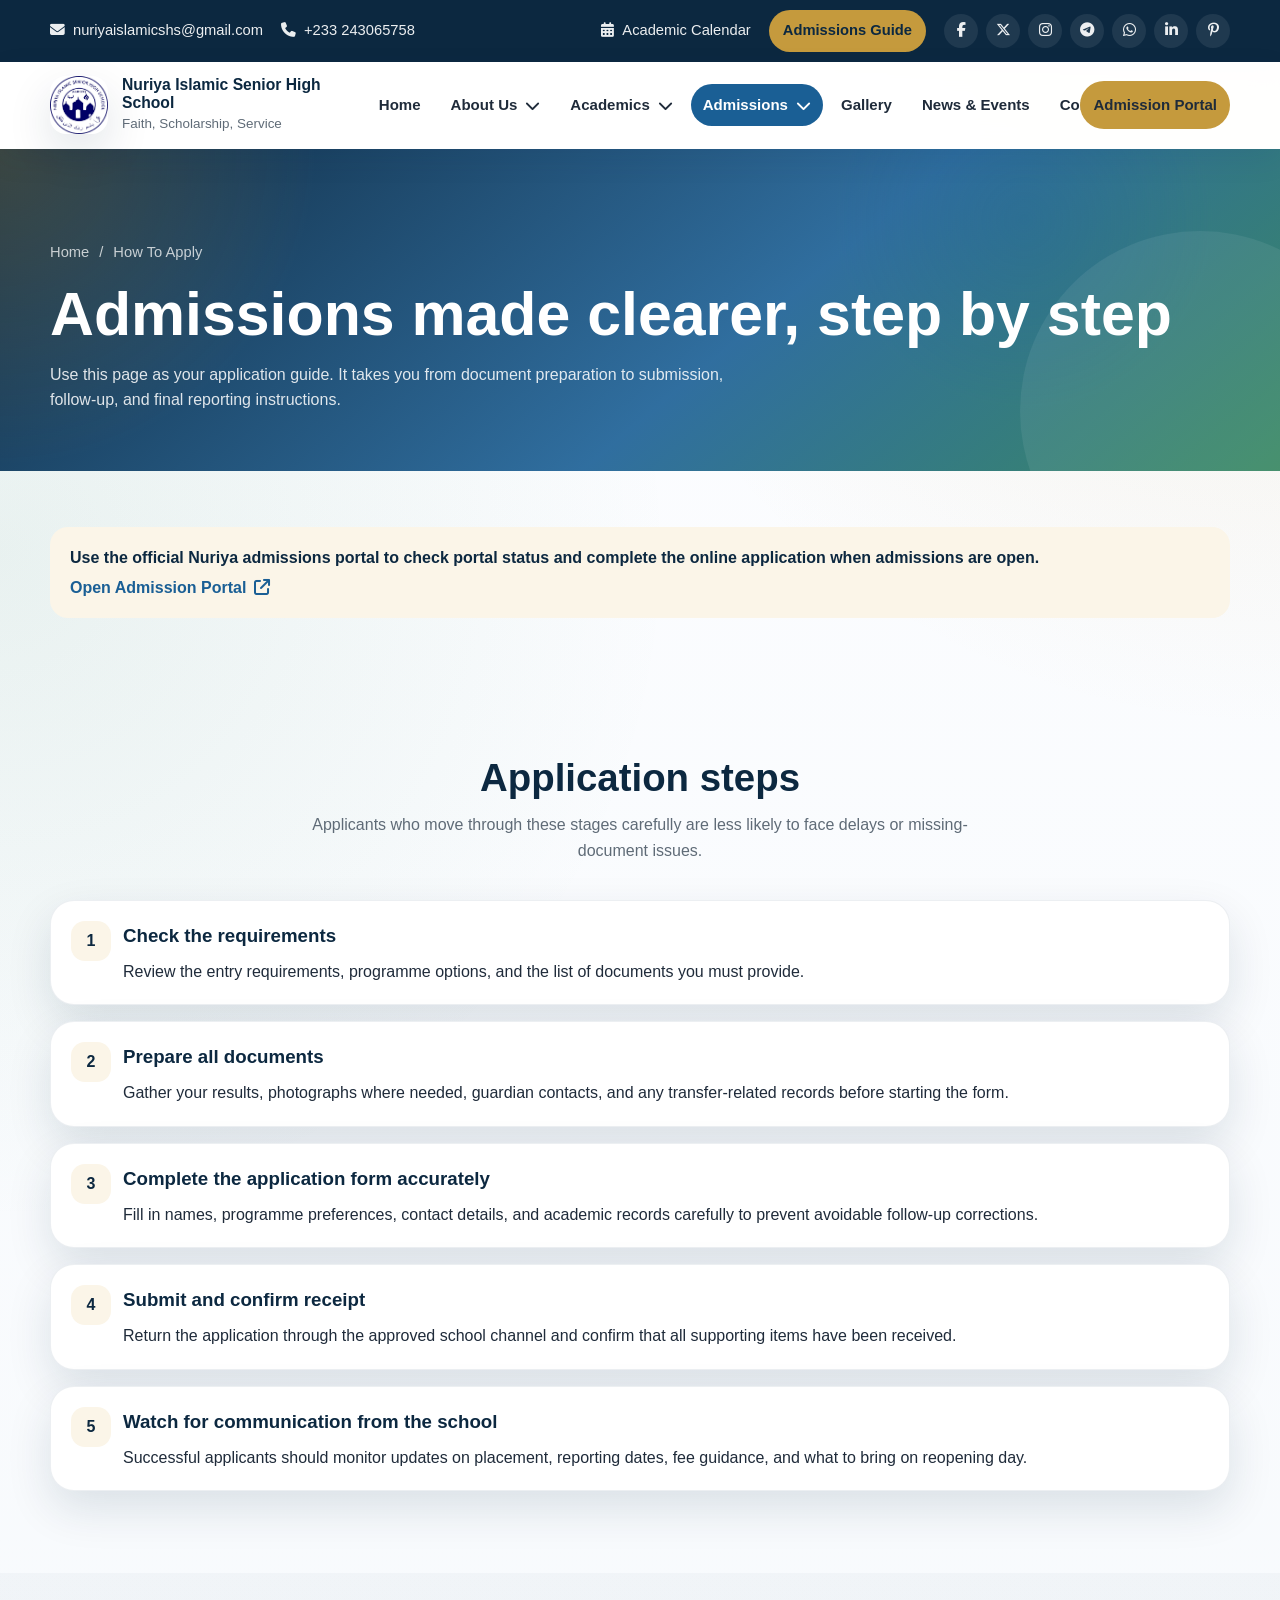
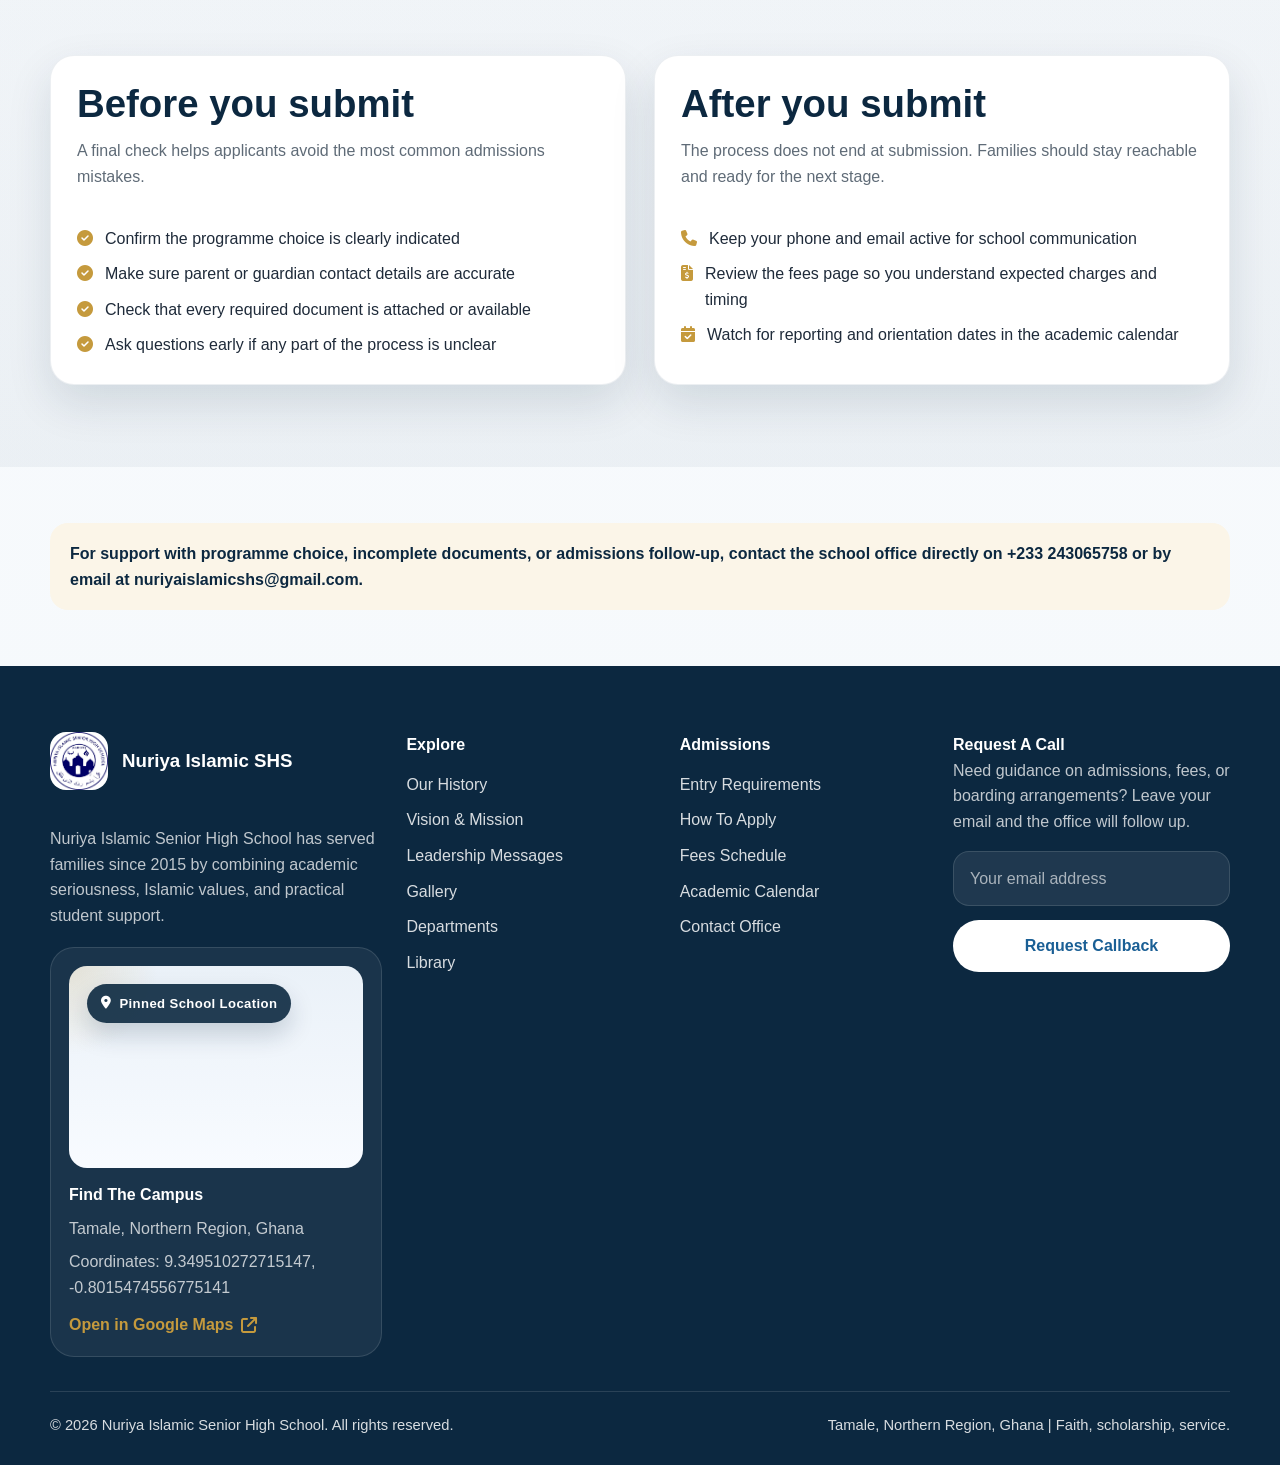
<file: how-to-apply.html>
<!DOCTYPE html>
<html lang="en">
<head>
    <meta charset="UTF-8">
    <meta name="viewport" content="width=device-width, initial-scale=1.0">
    <meta name="description" content="Follow the admission steps for applying to Nuriya Islamic Senior High School.">
    <meta http-equiv="Content-Security-Policy" content="default-src 'self'; base-uri 'self'; form-action 'self'; img-src 'self' data:; media-src 'self'; object-src 'none'; script-src 'self'; style-src 'self' https://cdnjs.cloudflare.com; font-src 'self' https://cdnjs.cloudflare.com data:; connect-src 'none'; frame-src https://www.google.com https://maps.google.com; worker-src 'none'; upgrade-insecure-requests">
    <meta name="referrer" content="strict-origin-when-cross-origin">
    <title>How To Apply | Nuriya Islamic Senior High School</title>
    <link rel="stylesheet" href="styles.css">
    <link rel="stylesheet" href="https://cdnjs.cloudflare.com/ajax/libs/font-awesome/6.5.2/css/all.min.css" integrity="sha512-SnH5WK+bZxgPHs44uWIX+LLJAJ9/2PkPKZ5QiAj6Ta86w+fsb2TkcmfRyVX3pBnMFcV7oQPJkl9QevSCWr3W6A==" crossorigin="anonymous" referrerpolicy="no-referrer">
</head>
<body>
    <div class="top-bar">
        <div class="container top-bar-inner">
            <div class="top-bar-links">
                <a href="mailto:nuriyaislamicshs@gmail.com"><i class="fas fa-envelope"></i><span>nuriyaislamicshs@gmail.com</span></a>
                <a href="tel:+233243065758"><i class="fas fa-phone"></i><span>+233 243065758</span></a>
            </div>
            <div class="top-bar-actions">
                <a href="calendar.html"><i class="fas fa-calendar-alt"></i><span>Academic Calendar</span></a>
                <a href="how-to-apply.html" class="portal-btn">Admissions Guide</a>
                <div class="top-social" aria-label="Social media links">
                    <a href="https://facebook.com/nuriyaislamicshs" target="_blank" rel="noopener noreferrer" referrerpolicy="no-referrer" aria-label="Facebook" title="Facebook"><i class="fab fa-facebook-f"></i></a>
                    <a href="https://x.com/nuriyaislamicshs" target="_blank" rel="noopener noreferrer" referrerpolicy="no-referrer" aria-label="X" title="X"><i class="fab fa-x-twitter"></i></a>
                    <a href="https://instagram.com/nuriyaislamicshs" target="_blank" rel="noopener noreferrer" referrerpolicy="no-referrer" aria-label="Instagram" title="Instagram"><i class="fab fa-instagram"></i></a>
                    <a href="https://t.me/nuriyaislamicshs" target="_blank" rel="noopener noreferrer" referrerpolicy="no-referrer" aria-label="Telegram" title="Telegram"><i class="fab fa-telegram"></i></a>
                    <a href="https://wa.me/233243065758" target="_blank" rel="noopener noreferrer" referrerpolicy="no-referrer" aria-label="WhatsApp" title="WhatsApp"><i class="fab fa-whatsapp"></i></a>
                    <a href="https://linkedin.com/company/nuriyaislamicshs" target="_blank" rel="noopener noreferrer" referrerpolicy="no-referrer" aria-label="LinkedIn" title="LinkedIn"><i class="fab fa-linkedin-in"></i></a>
                    <a href="https://pinterest.com/nuriyaislamicshs" target="_blank" rel="noopener noreferrer" referrerpolicy="no-referrer" aria-label="Pinterest" title="Pinterest"><i class="fab fa-pinterest-p"></i></a>
                </div>
            </div>
        </div>
    </div>

    <header class="header">
        <div class="container">
            <a class="logo" href="index.html">
                <img src="img/nuriyashslogo.png" alt="Nuriya Islamic Senior High School logo">
                <div class="logo-text">
                    <h1>Nuriya Islamic Senior High School</h1>
                    <span>Faith, Scholarship, Service</span>
                </div>
            </a>

            <button class="mobile-menu" type="button" aria-expanded="false" aria-controls="site-navigation">
                <span class="sr-only">Toggle navigation</span>
                <i class="fas fa-bars"></i>
            </button>

            <nav class="nav-menu" id="site-navigation" aria-label="Primary">
                <ul>
                    <li><a href="index.html">Home</a></li>
                    <li class="dropdown">
                        <button class="nav-trigger" type="button" aria-expanded="false">About Us <i class="fas fa-chevron-down"></i></button>
                        <ul class="dropdown-content">
                            <li><a href="history.html">History</a></li>
                            <li><a href="vision.html">Vision &amp; Mission</a></li>
                            <li><a href="principal.html">Leadership Messages</a></li>
                        
                            <li><a href="administration.html">Administration</a></li>
                        </ul>
                    </li>
                    <li class="dropdown">
                        <button class="nav-trigger" type="button" aria-expanded="false">Academics <i class="fas fa-chevron-down"></i></button>
                        <ul class="dropdown-content">
                            <li><a href="departments.html">Departments</a></li>
                            <li><a href="programmes.html">Programmes</a></li>
                            <li><a href="calendar.html">Academic Calendar</a></li>
                            <li><a href="library.html">Library</a></li>
                        </ul>
                    </li>
                    <li class="dropdown">
                        <button class="nav-trigger active" type="button" aria-expanded="false">Admissions <i class="fas fa-chevron-down"></i></button>
                        <ul class="dropdown-content">
                            <li><a href="requirements.html">Entry Requirements</a></li>
                            <li><a href="how-to-apply.html" class="active">How To Apply</a></li>
                            <li><a href="fees.html">Fees Schedule</a></li>
                        </ul>
                    </li>
                    <li><a href="gallery.html">Gallery</a></li>
                    <li><a href="index.html#news">News &amp; Events</a></li>
                    <li><a href="index.html#contact">Contact</a></li>
                </ul>

                <a href="https://www.myshsadmission.xyz/site/schools/NURISEC/" class="btn apply-btn" target="_blank" rel="noopener noreferrer" referrerpolicy="no-referrer">Admission Portal</a>
            </nav>
        </div>
    </header>

    <main>
        <section class="subpage-hero">
            <div class="container">
                <div class="breadcrumb">
                    <a href="index.html">Home</a>
                    <span>/</span>
                    <span>How To Apply</span>
                </div>
                <h1>Admissions made clearer, step by step</h1>
                <p>Use this page as your application guide. It takes you from document preparation to submission, follow-up, and final reporting instructions.</p>
            </div>
        </section>

        <section class="content-section compact">
            <div class="container">
                <div class="notice">Use the official Nuriya admissions portal to check portal status and complete the online application when admissions are open. <a href="https://www.myshsadmission.xyz/site/schools/NURISEC/" class="text-link" target="_blank" rel="noopener noreferrer" referrerpolicy="no-referrer">Open Admission Portal <i class="fas fa-arrow-up-right-from-square"></i></a></div>
            </div>
        </section>

        <section class="content-section" id="application-steps">
            <div class="container">
                <div class="section-header centered">
                    <h2>Application steps</h2>
                    <p>Applicants who move through these stages carefully are less likely to face delays or missing-document issues.</p>
                </div>
                <div class="timeline">
                    <article class="timeline-item">
                        <div class="timeline-year">1</div>
                        <h3>Check the requirements</h3>
                        <p>Review the entry requirements, programme options, and the list of documents you must provide.</p>
                    </article>
                    <article class="timeline-item">
                        <div class="timeline-year">2</div>
                        <h3>Prepare all documents</h3>
                        <p>Gather your results, photographs where needed, guardian contacts, and any transfer-related records before starting the form.</p>
                    </article>
                    <article class="timeline-item">
                        <div class="timeline-year">3</div>
                        <h3>Complete the application form accurately</h3>
                        <p>Fill in names, programme preferences, contact details, and academic records carefully to prevent avoidable follow-up corrections.</p>
                    </article>
                    <article class="timeline-item">
                        <div class="timeline-year">4</div>
                        <h3>Submit and confirm receipt</h3>
                        <p>Return the application through the approved school channel and confirm that all supporting items have been received.</p>
                    </article>
                    <article class="timeline-item">
                        <div class="timeline-year">5</div>
                        <h3>Watch for communication from the school</h3>
                        <p>Successful applicants should monitor updates on placement, reporting dates, fee guidance, and what to bring on reopening day.</p>
                    </article>
                </div>
            </div>
        </section>

        <section class="content-section alt">
            <div class="container two-column">
                <div class="content-card">
                    <div class="section-header">
                        <h2>Before you submit</h2>
                        <p>A final check helps applicants avoid the most common admissions mistakes.</p>
                    </div>
                    <ul class="check-list">
                        <li><i class="fas fa-check-circle"></i><span>Confirm the programme choice is clearly indicated</span></li>
                        <li><i class="fas fa-check-circle"></i><span>Make sure parent or guardian contact details are accurate</span></li>
                        <li><i class="fas fa-check-circle"></i><span>Check that every required document is attached or available</span></li>
                        <li><i class="fas fa-check-circle"></i><span>Ask questions early if any part of the process is unclear</span></li>
                    </ul>
                </div>
                <div class="content-card">
                    <div class="section-header">
                        <h2>After you submit</h2>
                        <p>The process does not end at submission. Families should stay reachable and ready for the next stage.</p>
                    </div>
                    <ul class="highlight-list">
                        <li><i class="fas fa-phone"></i><span>Keep your phone and email active for school communication</span></li>
                        <li><i class="fas fa-file-invoice-dollar"></i><span>Review the fees page so you understand expected charges and timing</span></li>
                        <li><i class="fas fa-calendar-check"></i><span>Watch for reporting and orientation dates in the academic calendar</span></li>
                    </ul>
                </div>
            </div>
        </section>

        <section class="content-section compact">
            <div class="container">
                <div class="notice">For support with programme choice, incomplete documents, or admissions follow-up, contact the school office directly on +233 243065758 or by email at nuriyaislamicshs@gmail.com.</div>
            </div>
        </section>
    </main>

    <footer class="footer">
        <div class="container">
            <div class="footer-grid">
                <div class="footer-about">
                    <div class="footer-logo">
                        <img src="img/nuriyashslogo.png" alt="Nuriya Islamic Senior High School logo">
                        <h3>Nuriya Islamic SHS</h3>
                    </div>
                    <p>Nuriya Islamic Senior High School has served families since 2015 by combining academic seriousness, Islamic values, and practical student support.</p>
                </div>
                <div class="footer-links">
                    <h4>Explore</h4>
                    <ul>
                        <li><a href="history.html">Our History</a></li>
                        <li><a href="vision.html">Vision &amp; Mission</a></li>
                        <li><a href="principal.html">Leadership Messages</a></li>
                        <li><a href="gallery.html">Gallery</a></li>
                        <li><a href="departments.html">Departments</a></li>
                        <li><a href="library.html">Library</a></li>
                    </ul>
                </div>
                <div class="footer-links">
                    <h4>Admissions</h4>
                    <ul>
                        <li><a href="requirements.html">Entry Requirements</a></li>
                        <li><a href="how-to-apply.html">How To Apply</a></li>
                        <li><a href="fees.html">Fees Schedule</a></li>
                        <li><a href="calendar.html">Academic Calendar</a></li>
                        <li><a href="index.html#contact">Contact Office</a></li>
                    </ul>
                </div>
                <div class="footer-newsletter">
                    <h4>Request A Call</h4>
                    <p>Need guidance on admissions, fees, or boarding arrangements? Leave your email and the office will follow up.</p>
                    <form data-success-message="Thank you. The school office has received your callback request.">
                        <label class="sr-only" for="apply-footer-email">Email address</label>
                        <input id="apply-footer-email" type="email" placeholder="Your email address" autocomplete="email" inputmode="email" spellcheck="false" maxlength="120" required>
                        <button type="submit" class="btn btn-light">Request Callback</button>
                    </form>
                    <p class="form-status" data-form-status></p>
                </div>
            </div>
            <div class="footer-bottom">
                <p>&copy; <span data-current-year>2026</span> Nuriya Islamic Senior High School. All rights reserved.</p>
                <p>Tamale, Northern Region, Ghana | Faith, scholarship, service.</p>
            </div>
        </div>
    </footer>

    <script src="script.js"></script>
</body>
</html>
</file>
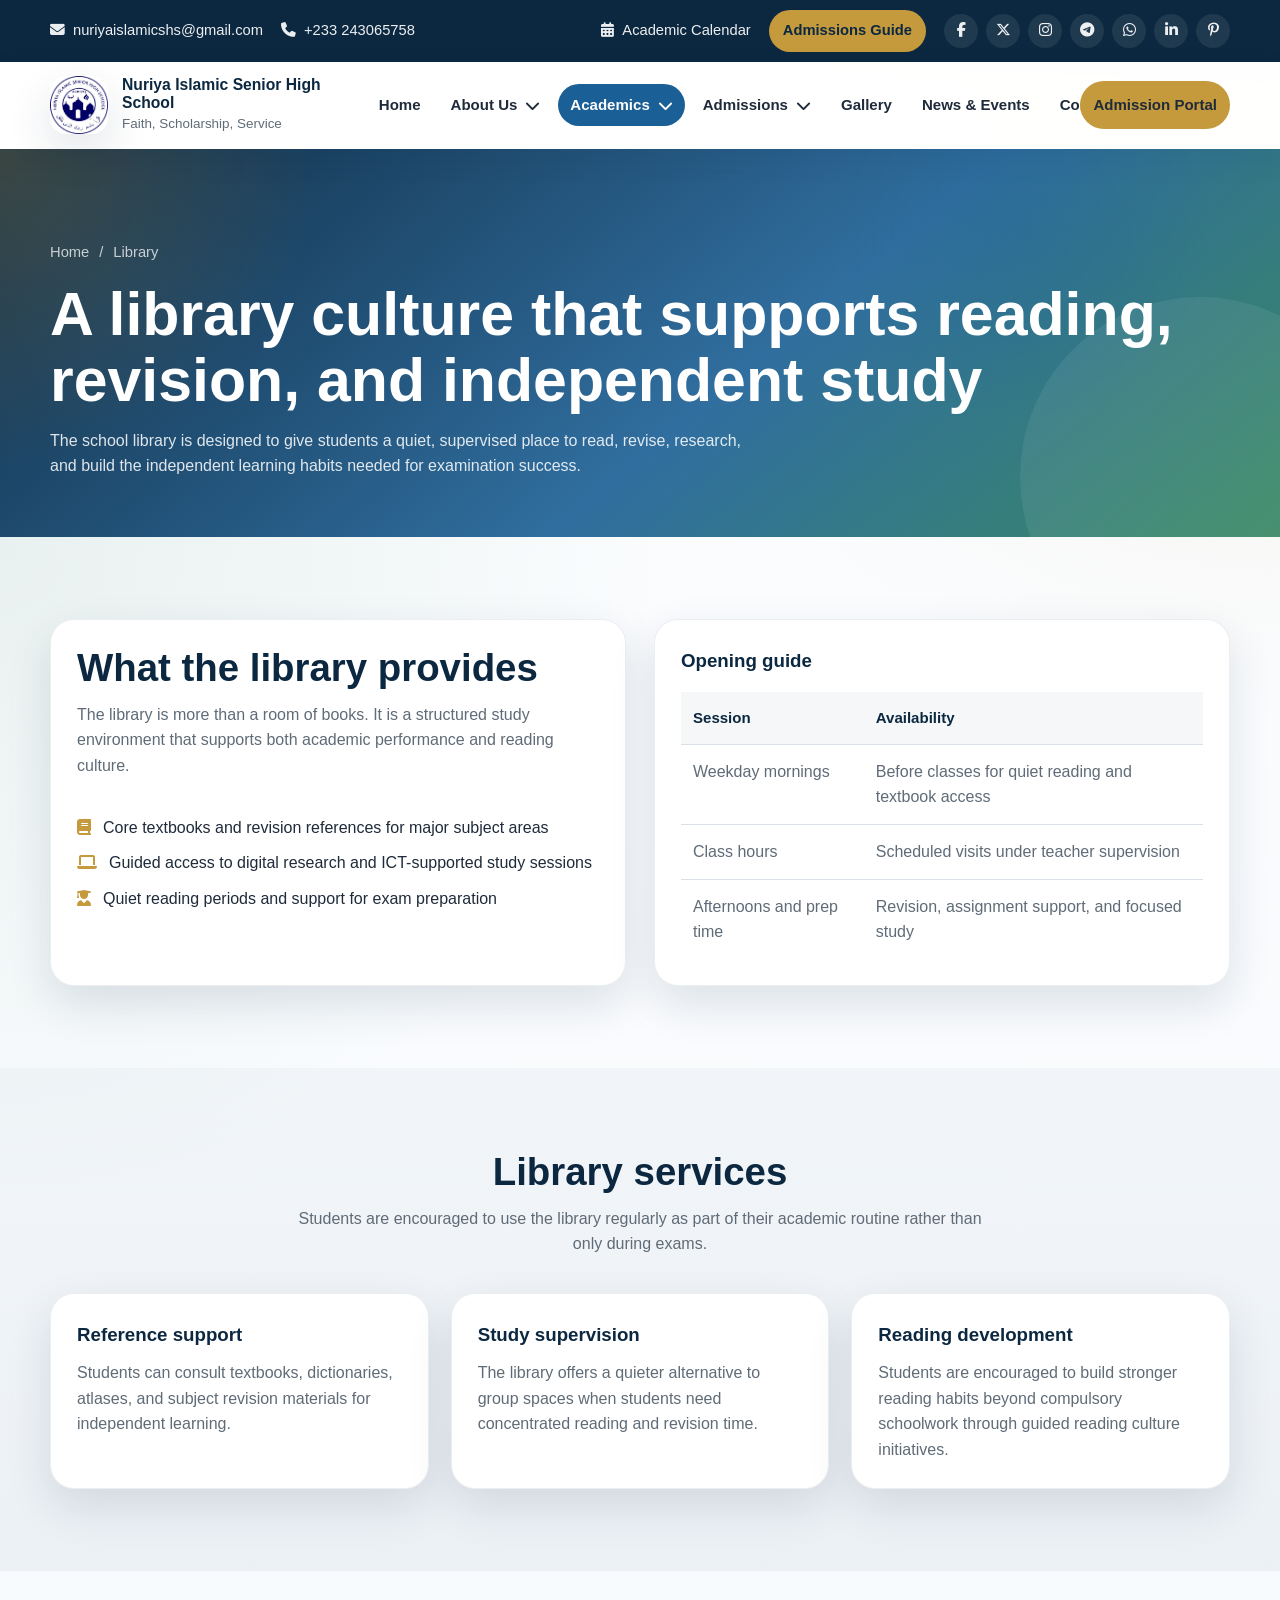
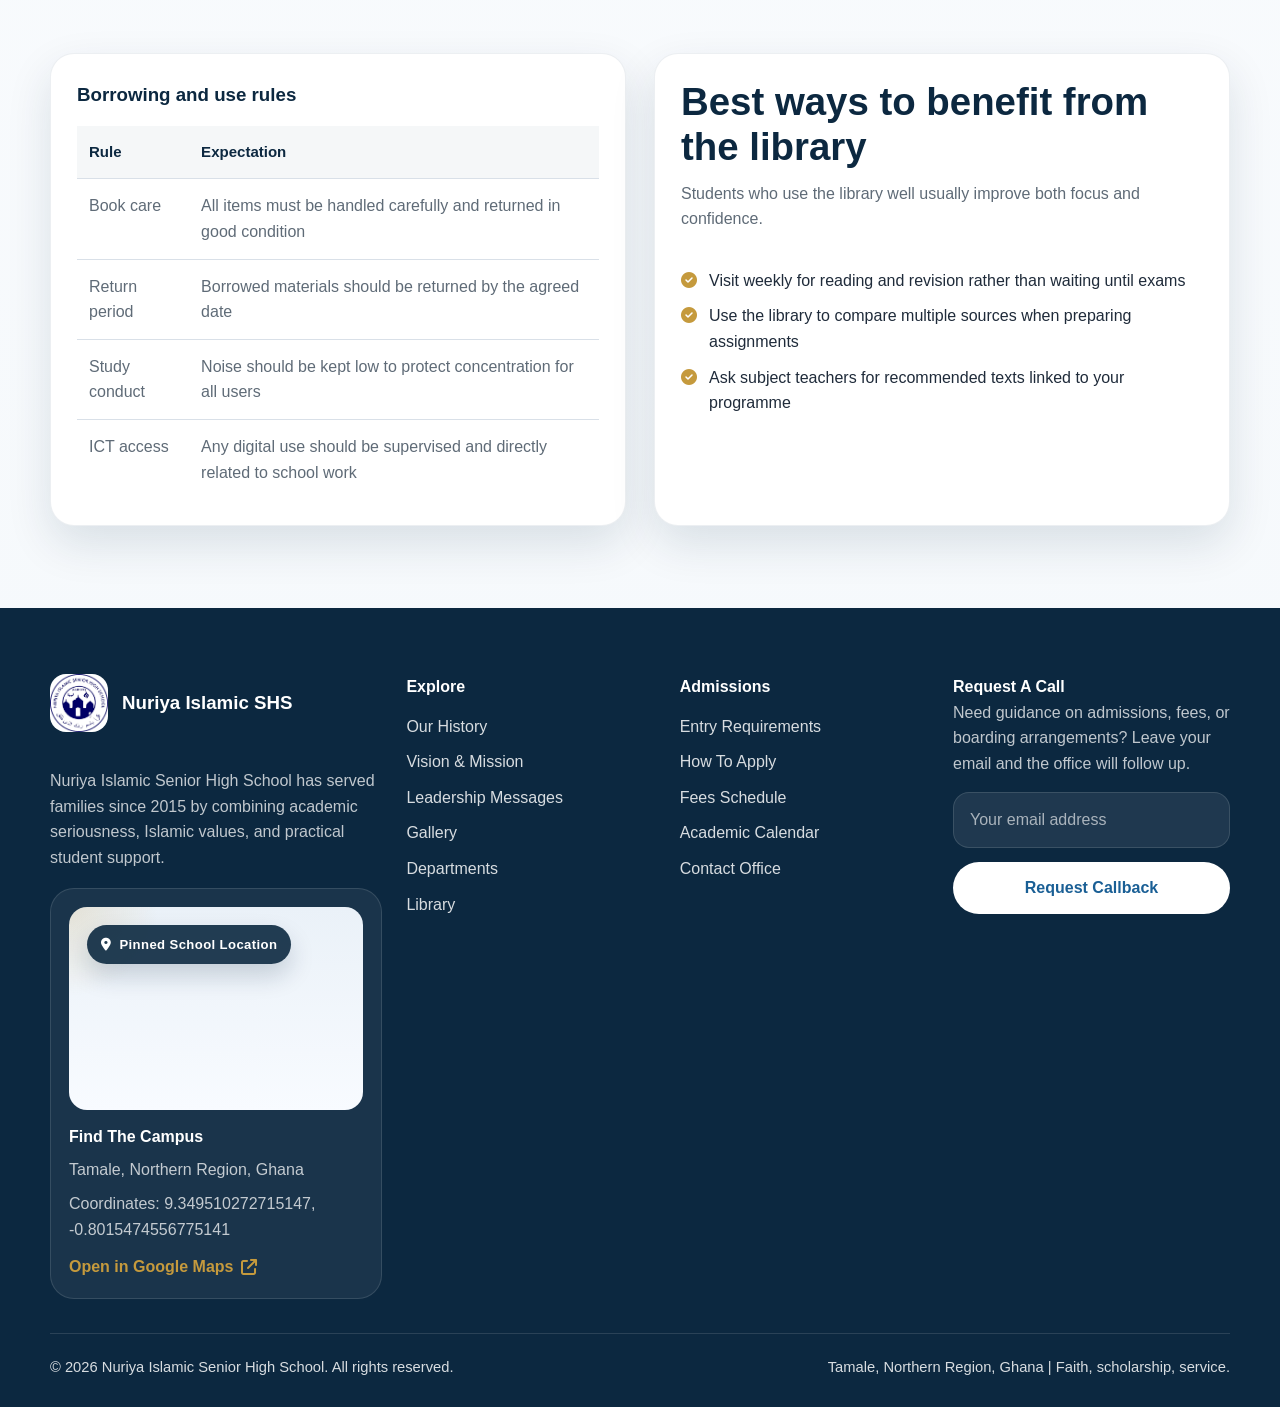
<file: library.html>
<!DOCTYPE html>
<html lang="en">
<head>
    <meta charset="UTF-8">
    <meta name="viewport" content="width=device-width, initial-scale=1.0">
    <meta name="description" content="Explore library services, study support, and borrowing guidance at Nuriya Islamic Senior High School.">
    <meta http-equiv="Content-Security-Policy" content="default-src 'self'; base-uri 'self'; form-action 'self'; img-src 'self' data:; media-src 'self'; object-src 'none'; script-src 'self'; style-src 'self' https://cdnjs.cloudflare.com; font-src 'self' https://cdnjs.cloudflare.com data:; connect-src 'none'; frame-src https://www.google.com https://maps.google.com; worker-src 'none'; upgrade-insecure-requests">
    <meta name="referrer" content="strict-origin-when-cross-origin">
    <title>Library | Nuriya Islamic Senior High School</title>
    <link rel="stylesheet" href="styles.css">
    <link rel="stylesheet" href="https://cdnjs.cloudflare.com/ajax/libs/font-awesome/6.5.2/css/all.min.css" integrity="sha512-SnH5WK+bZxgPHs44uWIX+LLJAJ9/2PkPKZ5QiAj6Ta86w+fsb2TkcmfRyVX3pBnMFcV7oQPJkl9QevSCWr3W6A==" crossorigin="anonymous" referrerpolicy="no-referrer">
</head>
<body>
    <div class="top-bar">
        <div class="container top-bar-inner">
            <div class="top-bar-links">
                <a href="mailto:nuriyaislamicshs@gmail.com"><i class="fas fa-envelope"></i><span>nuriyaislamicshs@gmail.com</span></a>
                <a href="tel:+233243065758"><i class="fas fa-phone"></i><span>+233 243065758</span></a>
            </div>
            <div class="top-bar-actions">
                <a href="calendar.html"><i class="fas fa-calendar-alt"></i><span>Academic Calendar</span></a>
                <a href="how-to-apply.html" class="portal-btn">Admissions Guide</a>
                <div class="top-social" aria-label="Social media links">
                    <a href="https://facebook.com/nuriyaislamicshs" target="_blank" rel="noopener noreferrer" referrerpolicy="no-referrer" aria-label="Facebook" title="Facebook"><i class="fab fa-facebook-f"></i></a>
                    <a href="https://x.com/nuriyaislamicshs" target="_blank" rel="noopener noreferrer" referrerpolicy="no-referrer" aria-label="X" title="X"><i class="fab fa-x-twitter"></i></a>
                    <a href="https://instagram.com/nuriyaislamicshs" target="_blank" rel="noopener noreferrer" referrerpolicy="no-referrer" aria-label="Instagram" title="Instagram"><i class="fab fa-instagram"></i></a>
                    <a href="https://t.me/nuriyaislamicshs" target="_blank" rel="noopener noreferrer" referrerpolicy="no-referrer" aria-label="Telegram" title="Telegram"><i class="fab fa-telegram"></i></a>
                    <a href="https://wa.me/233243065758" target="_blank" rel="noopener noreferrer" referrerpolicy="no-referrer" aria-label="WhatsApp" title="WhatsApp"><i class="fab fa-whatsapp"></i></a>
                    <a href="https://linkedin.com/company/nuriyaislamicshs" target="_blank" rel="noopener noreferrer" referrerpolicy="no-referrer" aria-label="LinkedIn" title="LinkedIn"><i class="fab fa-linkedin-in"></i></a>
                    <a href="https://pinterest.com/nuriyaislamicshs" target="_blank" rel="noopener noreferrer" referrerpolicy="no-referrer" aria-label="Pinterest" title="Pinterest"><i class="fab fa-pinterest-p"></i></a>
                </div>
            </div>
        </div>
    </div>

    <header class="header">
        <div class="container">
            <a class="logo" href="index.html">
                <img src="img/nuriyashslogo.png" alt="Nuriya Islamic Senior High School logo">
                <div class="logo-text">
                    <h1>Nuriya Islamic Senior High School</h1>
                    <span>Faith, Scholarship, Service</span>
                </div>
            </a>

            <button class="mobile-menu" type="button" aria-expanded="false" aria-controls="site-navigation">
                <span class="sr-only">Toggle navigation</span>
                <i class="fas fa-bars"></i>
            </button>

            <nav class="nav-menu" id="site-navigation" aria-label="Primary">
                <ul>
                    <li><a href="index.html">Home</a></li>
                    <li class="dropdown">
                        <button class="nav-trigger" type="button" aria-expanded="false">About Us <i class="fas fa-chevron-down"></i></button>
                        <ul class="dropdown-content">
                            <li><a href="history.html">History</a></li>
                            <li><a href="vision.html">Vision &amp; Mission</a></li>
                            <li><a href="principal.html">Leadership Messages</a></li>
                        
                            <li><a href="administration.html">Administration</a></li>
                        </ul>
                    </li>
                    <li class="dropdown">
                        <button class="nav-trigger active" type="button" aria-expanded="false">Academics <i class="fas fa-chevron-down"></i></button>
                        <ul class="dropdown-content">
                            <li><a href="departments.html">Departments</a></li>
                            <li><a href="programmes.html">Programmes</a></li>
                            <li><a href="calendar.html">Academic Calendar</a></li>
                            <li><a href="library.html" class="active">Library</a></li>
                        </ul>
                    </li>
                    <li class="dropdown">
                        <button class="nav-trigger" type="button" aria-expanded="false">Admissions <i class="fas fa-chevron-down"></i></button>
                        <ul class="dropdown-content">
                            <li><a href="requirements.html">Entry Requirements</a></li>
                            <li><a href="how-to-apply.html">How To Apply</a></li>
                            <li><a href="fees.html">Fees Schedule</a></li>
                        </ul>
                    </li>
                    <li><a href="gallery.html">Gallery</a></li>
                    <li><a href="index.html#news">News &amp; Events</a></li>
                    <li><a href="index.html#contact">Contact</a></li>
                </ul>

                <a href="https://www.myshsadmission.xyz/site/schools/NURISEC/" class="btn apply-btn" target="_blank" rel="noopener noreferrer" referrerpolicy="no-referrer">Admission Portal</a>
            </nav>
        </div>
    </header>

    <main>
        <section class="subpage-hero">
            <div class="container">
                <div class="breadcrumb">
                    <a href="index.html">Home</a>
                    <span>/</span>
                    <span>Library</span>
                </div>
                <h1>A library culture that supports reading, revision, and independent study</h1>
                <p>The school library is designed to give students a quiet, supervised place to read, revise, research, and build the independent learning habits needed for examination success.</p>
            </div>
        </section>

        <section class="content-section">
            <div class="container two-column">
                <div class="content-card">
                    <div class="section-header">
                        <h2>What the library provides</h2>
                        <p>The library is more than a room of books. It is a structured study environment that supports both academic performance and reading culture.</p>
                    </div>
                    <ul class="highlight-list">
                        <li><i class="fas fa-book"></i><span>Core textbooks and revision references for major subject areas</span></li>
                        <li><i class="fas fa-laptop"></i><span>Guided access to digital research and ICT-supported study sessions</span></li>
                        <li><i class="fas fa-user-graduate"></i><span>Quiet reading periods and support for exam preparation</span></li>
                    </ul>
                </div>
                <div class="table-card">
                    <h3>Opening guide</h3>
                    <table>
                        <thead>
                            <tr>
                                <th>Session</th>
                                <th>Availability</th>
                            </tr>
                        </thead>
                        <tbody>
                            <tr>
                                <td>Weekday mornings</td>
                                <td>Before classes for quiet reading and textbook access</td>
                            </tr>
                            <tr>
                                <td>Class hours</td>
                                <td>Scheduled visits under teacher supervision</td>
                            </tr>
                            <tr>
                                <td>Afternoons and prep time</td>
                                <td>Revision, assignment support, and focused study</td>
                            </tr>
                        </tbody>
                    </table>
                </div>
            </div>
        </section>

        <section class="content-section alt">
            <div class="container">
                <div class="section-header centered">
                    <h2>Library services</h2>
                    <p>Students are encouraged to use the library regularly as part of their academic routine rather than only during exams.</p>
                </div>
                <div class="card-grid">
                    <article class="content-card">
                        <h3>Reference support</h3>
                        <p>Students can consult textbooks, dictionaries, atlases, and subject revision materials for independent learning.</p>
                    </article>
                    <article class="content-card">
                        <h3>Study supervision</h3>
                        <p>The library offers a quieter alternative to group spaces when students need concentrated reading and revision time.</p>
                    </article>
                    <article class="content-card">
                        <h3>Reading development</h3>
                        <p>Students are encouraged to build stronger reading habits beyond compulsory schoolwork through guided reading culture initiatives.</p>
                    </article>
                </div>
            </div>
        </section>

        <section class="content-section">
            <div class="container two-column">
                <div class="table-card">
                    <h3>Borrowing and use rules</h3>
                    <table>
                        <thead>
                            <tr>
                                <th>Rule</th>
                                <th>Expectation</th>
                            </tr>
                        </thead>
                        <tbody>
                            <tr>
                                <td>Book care</td>
                                <td>All items must be handled carefully and returned in good condition</td>
                            </tr>
                            <tr>
                                <td>Return period</td>
                                <td>Borrowed materials should be returned by the agreed date</td>
                            </tr>
                            <tr>
                                <td>Study conduct</td>
                                <td>Noise should be kept low to protect concentration for all users</td>
                            </tr>
                            <tr>
                                <td>ICT access</td>
                                <td>Any digital use should be supervised and directly related to school work</td>
                            </tr>
                        </tbody>
                    </table>
                </div>
                <div class="content-card">
                    <div class="section-header">
                        <h2>Best ways to benefit from the library</h2>
                        <p>Students who use the library well usually improve both focus and confidence.</p>
                    </div>
                    <ul class="check-list">
                        <li><i class="fas fa-check-circle"></i><span>Visit weekly for reading and revision rather than waiting until exams</span></li>
                        <li><i class="fas fa-check-circle"></i><span>Use the library to compare multiple sources when preparing assignments</span></li>
                        <li><i class="fas fa-check-circle"></i><span>Ask subject teachers for recommended texts linked to your programme</span></li>
                    </ul>
                </div>
            </div>
        </section>
    </main>

    <footer class="footer">
        <div class="container">
            <div class="footer-grid">
                <div class="footer-about">
                    <div class="footer-logo">
                        <img src="img/nuriyashslogo.png" alt="Nuriya Islamic Senior High School logo">
                        <h3>Nuriya Islamic SHS</h3>
                    </div>
                    <p>Nuriya Islamic Senior High School has served families since 2015 by combining academic seriousness, Islamic values, and practical student support.</p>
                </div>
                <div class="footer-links">
                    <h4>Explore</h4>
                    <ul>
                        <li><a href="history.html">Our History</a></li>
                        <li><a href="vision.html">Vision &amp; Mission</a></li>
                        <li><a href="principal.html">Leadership Messages</a></li>
                        <li><a href="gallery.html">Gallery</a></li>
                        <li><a href="departments.html">Departments</a></li>
                        <li><a href="library.html">Library</a></li>
                    </ul>
                </div>
                <div class="footer-links">
                    <h4>Admissions</h4>
                    <ul>
                        <li><a href="requirements.html">Entry Requirements</a></li>
                        <li><a href="how-to-apply.html">How To Apply</a></li>
                        <li><a href="fees.html">Fees Schedule</a></li>
                        <li><a href="calendar.html">Academic Calendar</a></li>
                        <li><a href="index.html#contact">Contact Office</a></li>
                    </ul>
                </div>
                <div class="footer-newsletter">
                    <h4>Request A Call</h4>
                    <p>Need guidance on admissions, fees, or boarding arrangements? Leave your email and the office will follow up.</p>
                    <form data-success-message="Thank you. The school office has received your callback request.">
                        <label class="sr-only" for="library-footer-email">Email address</label>
                        <input id="library-footer-email" type="email" placeholder="Your email address" autocomplete="email" inputmode="email" spellcheck="false" maxlength="120" required>
                        <button type="submit" class="btn btn-light">Request Callback</button>
                    </form>
                    <p class="form-status" data-form-status></p>
                </div>
            </div>
            <div class="footer-bottom">
                <p>&copy; <span data-current-year>2026</span> Nuriya Islamic Senior High School. All rights reserved.</p>
                <p>Tamale, Northern Region, Ghana | Faith, scholarship, service.</p>
            </div>
        </div>
    </footer>

    <script src="script.js"></script>
</body>
</html>
</file>
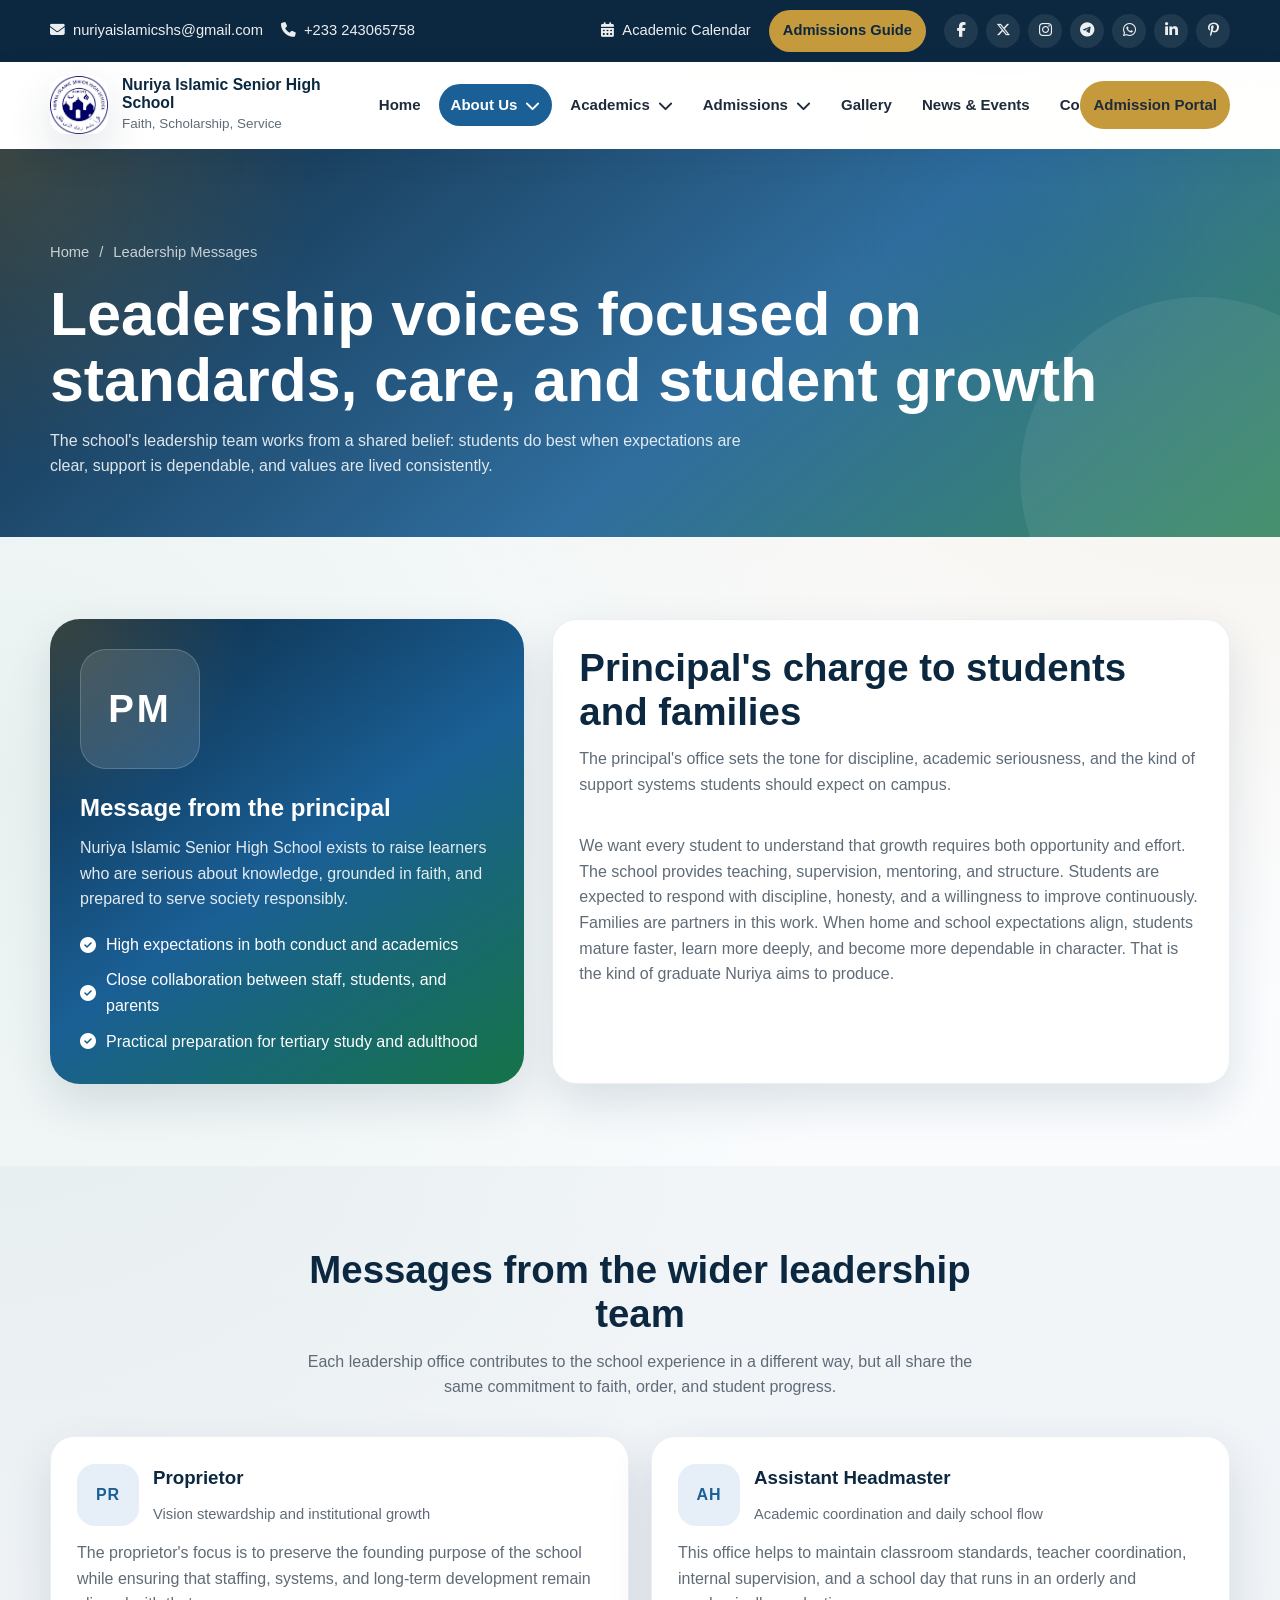
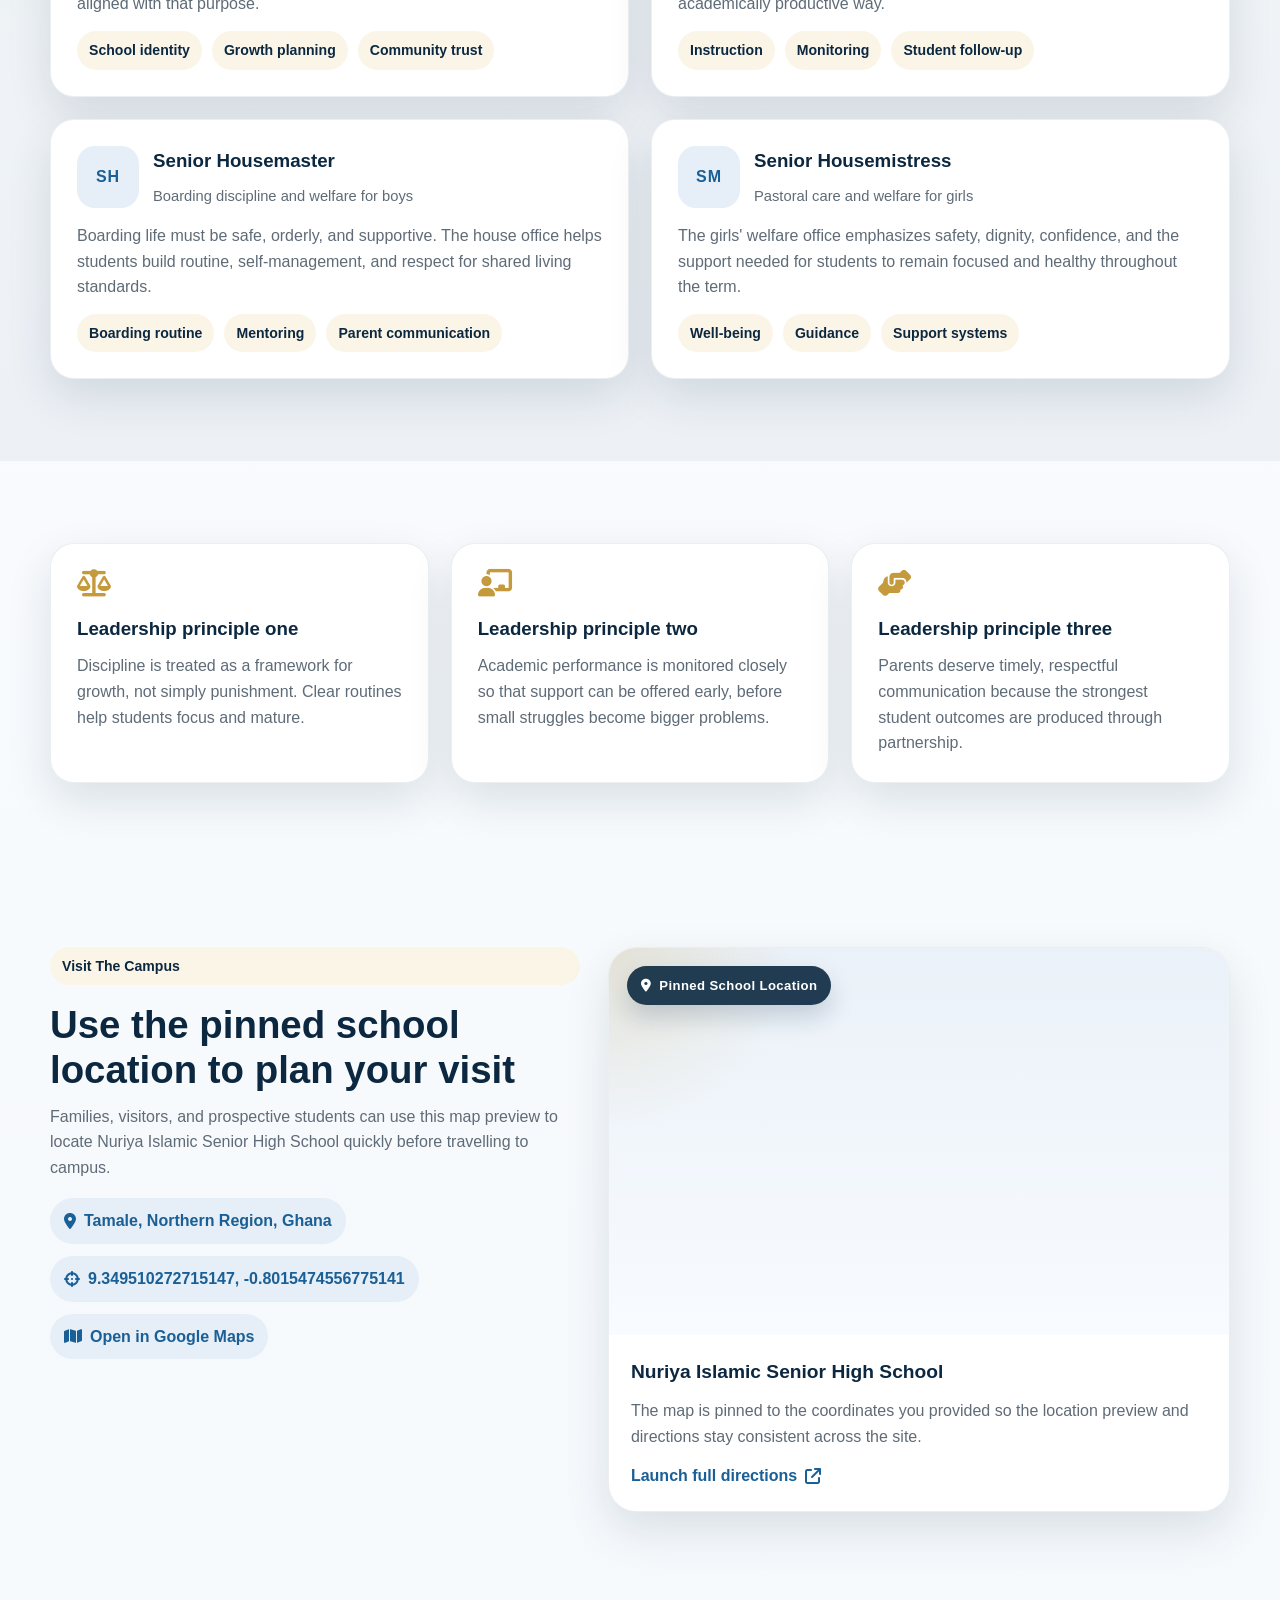
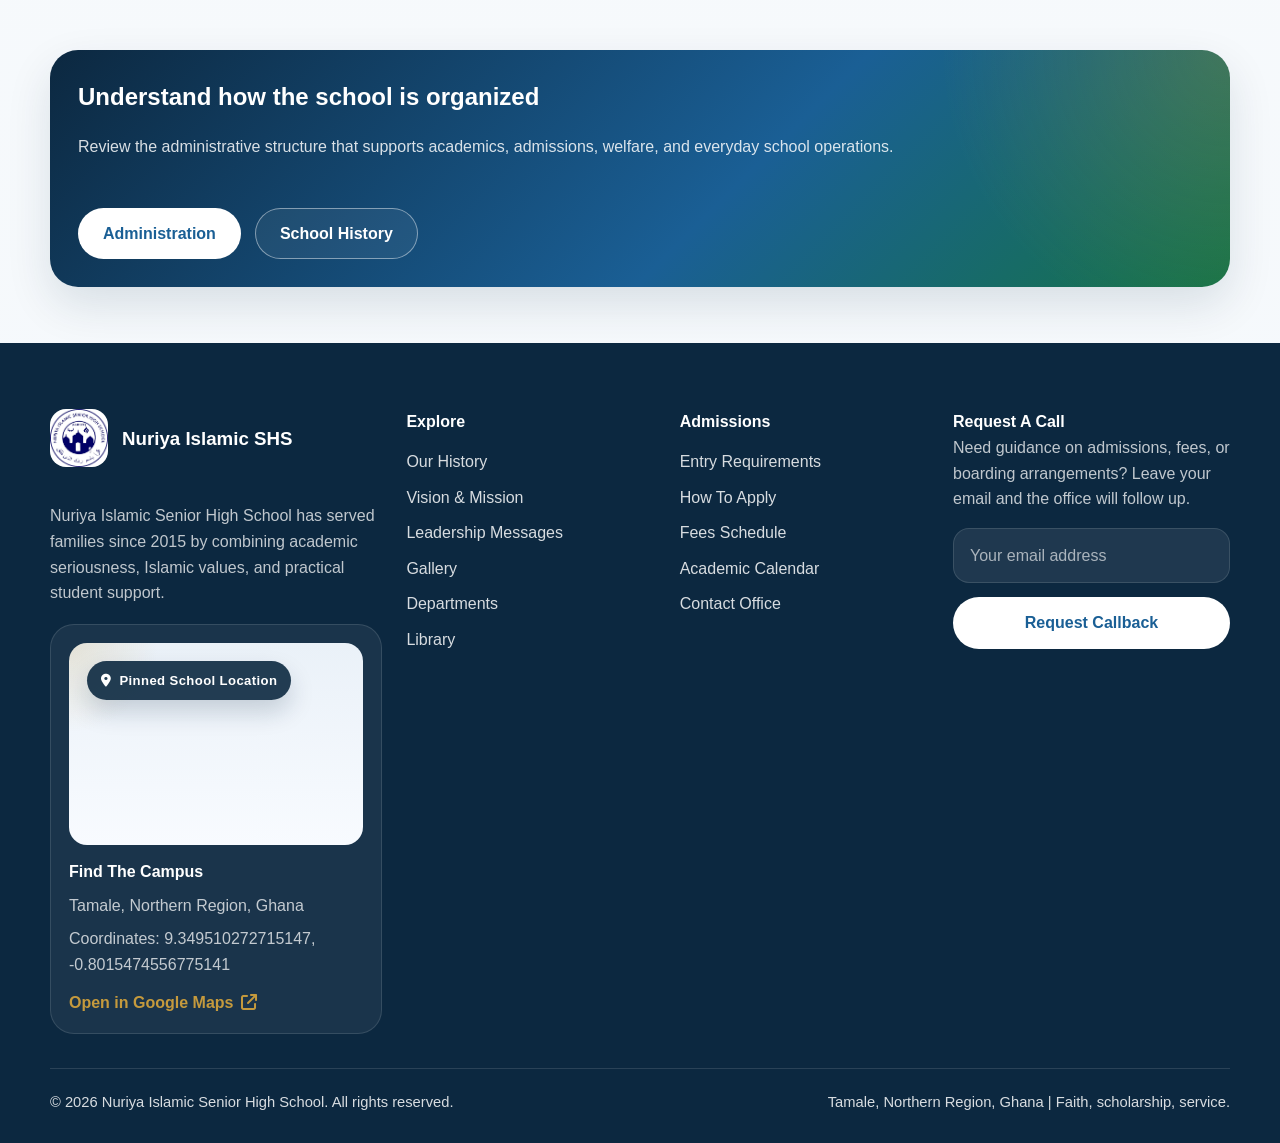
<file: principal.html>
<!DOCTYPE html>
<html lang="en">
<head>
    <meta charset="UTF-8">
    <meta name="viewport" content="width=device-width, initial-scale=1.0">
    <meta name="description" content="Read messages from the principal and leadership team of Nuriya Islamic Senior High School.">
    <meta http-equiv="Content-Security-Policy" content="default-src 'self'; base-uri 'self'; form-action 'self'; img-src 'self' data:; media-src 'self'; object-src 'none'; script-src 'self'; style-src 'self' https://cdnjs.cloudflare.com; font-src 'self' https://cdnjs.cloudflare.com data:; connect-src 'none'; frame-src https://www.google.com https://maps.google.com; worker-src 'none'; upgrade-insecure-requests">
    <meta name="referrer" content="strict-origin-when-cross-origin">
    <title>Leadership Messages | Nuriya Islamic Senior High School</title>
    <link rel="stylesheet" href="styles.css">
    <link rel="stylesheet" href="https://cdnjs.cloudflare.com/ajax/libs/font-awesome/6.5.2/css/all.min.css" integrity="sha512-SnH5WK+bZxgPHs44uWIX+LLJAJ9/2PkPKZ5QiAj6Ta86w+fsb2TkcmfRyVX3pBnMFcV7oQPJkl9QevSCWr3W6A==" crossorigin="anonymous" referrerpolicy="no-referrer">
</head>
<body>
    <div class="top-bar">
        <div class="container top-bar-inner">
            <div class="top-bar-links">
                <a href="mailto:nuriyaislamicshs@gmail.com"><i class="fas fa-envelope"></i><span>nuriyaislamicshs@gmail.com</span></a>
                <a href="tel:+233243065758"><i class="fas fa-phone"></i><span>+233 243065758</span></a>
            </div>
            <div class="top-bar-actions">
                <a href="calendar.html"><i class="fas fa-calendar-alt"></i><span>Academic Calendar</span></a>
                <a href="how-to-apply.html" class="portal-btn">Admissions Guide</a>
                <div class="top-social" aria-label="Social media links">
                    <a href="https://facebook.com/nuriyaislamicshs" target="_blank" rel="noopener noreferrer" referrerpolicy="no-referrer" aria-label="Facebook" title="Facebook"><i class="fab fa-facebook-f"></i></a>
                    <a href="https://x.com/nuriyaislamicshs" target="_blank" rel="noopener noreferrer" referrerpolicy="no-referrer" aria-label="X" title="X"><i class="fab fa-x-twitter"></i></a>
                    <a href="https://instagram.com/nuriyaislamicshs" target="_blank" rel="noopener noreferrer" referrerpolicy="no-referrer" aria-label="Instagram" title="Instagram"><i class="fab fa-instagram"></i></a>
                    <a href="https://t.me/nuriyaislamicshs" target="_blank" rel="noopener noreferrer" referrerpolicy="no-referrer" aria-label="Telegram" title="Telegram"><i class="fab fa-telegram"></i></a>
                    <a href="https://wa.me/233243065758" target="_blank" rel="noopener noreferrer" referrerpolicy="no-referrer" aria-label="WhatsApp" title="WhatsApp"><i class="fab fa-whatsapp"></i></a>
                    <a href="https://linkedin.com/company/nuriyaislamicshs" target="_blank" rel="noopener noreferrer" referrerpolicy="no-referrer" aria-label="LinkedIn" title="LinkedIn"><i class="fab fa-linkedin-in"></i></a>
                    <a href="https://pinterest.com/nuriyaislamicshs" target="_blank" rel="noopener noreferrer" referrerpolicy="no-referrer" aria-label="Pinterest" title="Pinterest"><i class="fab fa-pinterest-p"></i></a>
                </div>
            </div>
        </div>
    </div>

    <header class="header">
        <div class="container">
            <a class="logo" href="index.html">
                <img src="img/nuriyashslogo.png" alt="Nuriya Islamic Senior High School logo">
                <div class="logo-text">
                    <h1>Nuriya Islamic Senior High School</h1>
                    <span>Faith, Scholarship, Service</span>
                </div>
            </a>

            <button class="mobile-menu" type="button" aria-expanded="false" aria-controls="site-navigation">
                <span class="sr-only">Toggle navigation</span>
                <i class="fas fa-bars"></i>
            </button>

            <nav class="nav-menu" id="site-navigation" aria-label="Primary">
                <ul>
                    <li><a href="index.html">Home</a></li>
                    <li class="dropdown">
                        <button class="nav-trigger active" type="button" aria-expanded="false">About Us <i class="fas fa-chevron-down"></i></button>
                        <ul class="dropdown-content">
                            <li><a href="history.html">History</a></li>
                            <li><a href="vision.html">Vision &amp; Mission</a></li>
                            <li><a href="principal.html" class="active">Leadership Messages</a></li>
                            <li><a href="administration.html">Administration</a></li>
                        </ul>
                    </li>
                    <li class="dropdown">
                        <button class="nav-trigger" type="button" aria-expanded="false">Academics <i class="fas fa-chevron-down"></i></button>
                        <ul class="dropdown-content">
                            <li><a href="departments.html">Departments</a></li>
                            <li><a href="programmes.html">Programmes</a></li>
                            <li><a href="calendar.html">Academic Calendar</a></li>
                            <li><a href="library.html">Library</a></li>
                        </ul>
                    </li>
                    <li class="dropdown">
                        <button class="nav-trigger" type="button" aria-expanded="false">Admissions <i class="fas fa-chevron-down"></i></button>
                        <ul class="dropdown-content">
                            <li><a href="requirements.html">Entry Requirements</a></li>
                            <li><a href="how-to-apply.html">How To Apply</a></li>
                            <li><a href="fees.html">Fees Schedule</a></li>
                        </ul>
                    </li>
                    <li><a href="gallery.html">Gallery</a></li>
                    <li><a href="index.html#news">News &amp; Events</a></li>
                    <li><a href="index.html#contact">Contact</a></li>
                </ul>

                <a href="https://www.myshsadmission.xyz/site/schools/NURISEC/" class="btn apply-btn" target="_blank" rel="noopener noreferrer" referrerpolicy="no-referrer">Admission Portal</a>
            </nav>
        </div>
    </header>

    <main>
        <section class="subpage-hero">
            <div class="container">
                <div class="breadcrumb">
                    <a href="index.html">Home</a>
                    <span>/</span>
                    <span>Leadership Messages</span>
                </div>
                <h1>Leadership voices focused on standards, care, and student growth</h1>
                <p>The school's leadership team works from a shared belief: students do best when expectations are clear, support is dependable, and values are lived consistently.</p>
            </div>
        </section>

        <section class="principal-section">
            <div class="container principal-content">
                <div class="profile-visual">
                    <div class="avatar">PM</div>
                    <h3>Message from the principal</h3>
                    <p>Nuriya Islamic Senior High School exists to raise learners who are serious about knowledge, grounded in faith, and prepared to serve society responsibly.</p>
                    <ul>
                        <li><i class="fas fa-check-circle"></i><span>High expectations in both conduct and academics</span></li>
                        <li><i class="fas fa-check-circle"></i><span>Close collaboration between staff, students, and parents</span></li>
                        <li><i class="fas fa-check-circle"></i><span>Practical preparation for tertiary study and adulthood</span></li>
                    </ul>
                </div>

                <div class="content-card">
                    <div class="section-header">
                        <h2>Principal's charge to students and families</h2>
                        <p>The principal's office sets the tone for discipline, academic seriousness, and the kind of support systems students should expect on campus.</p>
                    </div>
                    <p>We want every student to understand that growth requires both opportunity and effort. The school provides teaching, supervision, mentoring, and structure. Students are expected to respond with discipline, honesty, and a willingness to improve continuously.</p>
                    <p>Families are partners in this work. When home and school expectations align, students mature faster, learn more deeply, and become more dependable in character. That is the kind of graduate Nuriya aims to produce.</p>
                </div>
            </div>
        </section>

        <section class="content-section alt">
            <div class="container">
                <div class="section-header centered">
                    <h2>Messages from the wider leadership team</h2>
                    <p>Each leadership office contributes to the school experience in a different way, but all share the same commitment to faith, order, and student progress.</p>
                </div>
                <div class="profile-grid">
                    <article class="profile-card">
                        <div class="profile-header">
                            <div class="profile-avatar">PR</div>
                            <div>
                                <h3>Proprietor</h3>
                                <span>Vision stewardship and institutional growth</span>
                            </div>
                        </div>
                        <p>The proprietor's focus is to preserve the founding purpose of the school while ensuring that staffing, systems, and long-term development remain aligned with that purpose.</p>
                        <div class="profile-focus">
                            <span>School identity</span>
                            <span>Growth planning</span>
                            <span>Community trust</span>
                        </div>
                    </article>

                    <article class="profile-card">
                        <div class="profile-header">
                            <div class="profile-avatar">AH</div>
                            <div>
                                <h3>Assistant Headmaster</h3>
                                <span>Academic coordination and daily school flow</span>
                            </div>
                        </div>
                        <p>This office helps to maintain classroom standards, teacher coordination, internal supervision, and a school day that runs in an orderly and academically productive way.</p>
                        <div class="profile-focus">
                            <span>Instruction</span>
                            <span>Monitoring</span>
                            <span>Student follow-up</span>
                        </div>
                    </article>

                    <article class="profile-card">
                        <div class="profile-header">
                            <div class="profile-avatar">SH</div>
                            <div>
                                <h3>Senior Housemaster</h3>
                                <span>Boarding discipline and welfare for boys</span>
                            </div>
                        </div>
                        <p>Boarding life must be safe, orderly, and supportive. The house office helps students build routine, self-management, and respect for shared living standards.</p>
                        <div class="profile-focus">
                            <span>Boarding routine</span>
                            <span>Mentoring</span>
                            <span>Parent communication</span>
                        </div>
                    </article>

                    <article class="profile-card">
                        <div class="profile-header">
                            <div class="profile-avatar">SM</div>
                            <div>
                                <h3>Senior Housemistress</h3>
                                <span>Pastoral care and welfare for girls</span>
                            </div>
                        </div>
                        <p>The girls' welfare office emphasizes safety, dignity, confidence, and the support needed for students to remain focused and healthy throughout the term.</p>
                        <div class="profile-focus">
                            <span>Well-being</span>
                            <span>Guidance</span>
                            <span>Support systems</span>
                        </div>
                    </article>
                </div>
            </div>
        </section>

        <section class="content-section">
            <div class="container">
                <div class="info-grid">
                    <article class="info-card">
                        <i class="fas fa-scale-balanced"></i>
                        <h3>Leadership principle one</h3>
                        <p>Discipline is treated as a framework for growth, not simply punishment. Clear routines help students focus and mature.</p>
                    </article>
                    <article class="info-card">
                        <i class="fas fa-chalkboard-user"></i>
                        <h3>Leadership principle two</h3>
                        <p>Academic performance is monitored closely so that support can be offered early, before small struggles become bigger problems.</p>
                    </article>
                    <article class="info-card">
                        <i class="fas fa-handshake-angle"></i>
                        <h3>Leadership principle three</h3>
                        <p>Parents deserve timely, respectful communication because the strongest student outcomes are produced through partnership.</p>
                    </article>
                </div>
            </div>
        </section>

        <section class="content-section compact">
            <div class="container">
                <div class="cta-banner">
                    <h2>Understand how the school is organized</h2>
                    <p>Review the administrative structure that supports academics, admissions, welfare, and everyday school operations.</p>
                    <div class="hero-actions">
                        <a href="administration.html" class="btn btn-light">Administration</a>
                        <a href="history.html" class="btn btn-outline">School History</a>
                    </div>
                </div>
            </div>
        </section>
    </main>

    <footer class="footer">
        <div class="container">
            <div class="footer-grid">
                <div class="footer-about">
                    <div class="footer-logo">
                        <img src="img/nuriyashslogo.png" alt="Nuriya Islamic Senior High School logo">
                        <h3>Nuriya Islamic SHS</h3>
                    </div>
                    <p>Nuriya Islamic Senior High School has served families since 2015 by combining academic seriousness, Islamic values, and practical student support.</p>
                </div>
                <div class="footer-links">
                    <h4>Explore</h4>
                    <ul>
                        <li><a href="history.html">Our History</a></li>
                        <li><a href="vision.html">Vision &amp; Mission</a></li>
                        <li><a href="principal.html">Leadership Messages</a></li>
                        <li><a href="gallery.html">Gallery</a></li>
                        <li><a href="departments.html">Departments</a></li>
                        <li><a href="library.html">Library</a></li>
                    </ul>
                </div>
                <div class="footer-links">
                    <h4>Admissions</h4>
                    <ul>
                        <li><a href="requirements.html">Entry Requirements</a></li>
                        <li><a href="how-to-apply.html">How To Apply</a></li>
                        <li><a href="fees.html">Fees Schedule</a></li>
                        <li><a href="calendar.html">Academic Calendar</a></li>
                        <li><a href="index.html#contact">Contact Office</a></li>
                    </ul>
                </div>
                <div class="footer-newsletter">
                    <h4>Request A Call</h4>
                    <p>Need guidance on admissions, fees, or boarding arrangements? Leave your email and the office will follow up.</p>
                    <form data-success-message="Thank you. The school office has received your callback request.">
                        <label class="sr-only" for="principal-footer-email">Email address</label>
                        <input id="principal-footer-email" type="email" placeholder="Your email address" autocomplete="email" inputmode="email" spellcheck="false" maxlength="120" required>
                        <button type="submit" class="btn btn-light">Request Callback</button>
                    </form>
                    <p class="form-status" data-form-status></p>
                </div>
            </div>
            <div class="footer-bottom">
                <p>&copy; <span data-current-year>2026</span> Nuriya Islamic Senior High School. All rights reserved.</p>
                <p>Tamale, Northern Region, Ghana | Faith, scholarship, service.</p>
            </div>
        </div>
    </footer>

    <script src="script.js"></script>
</body>
</html>
</file>
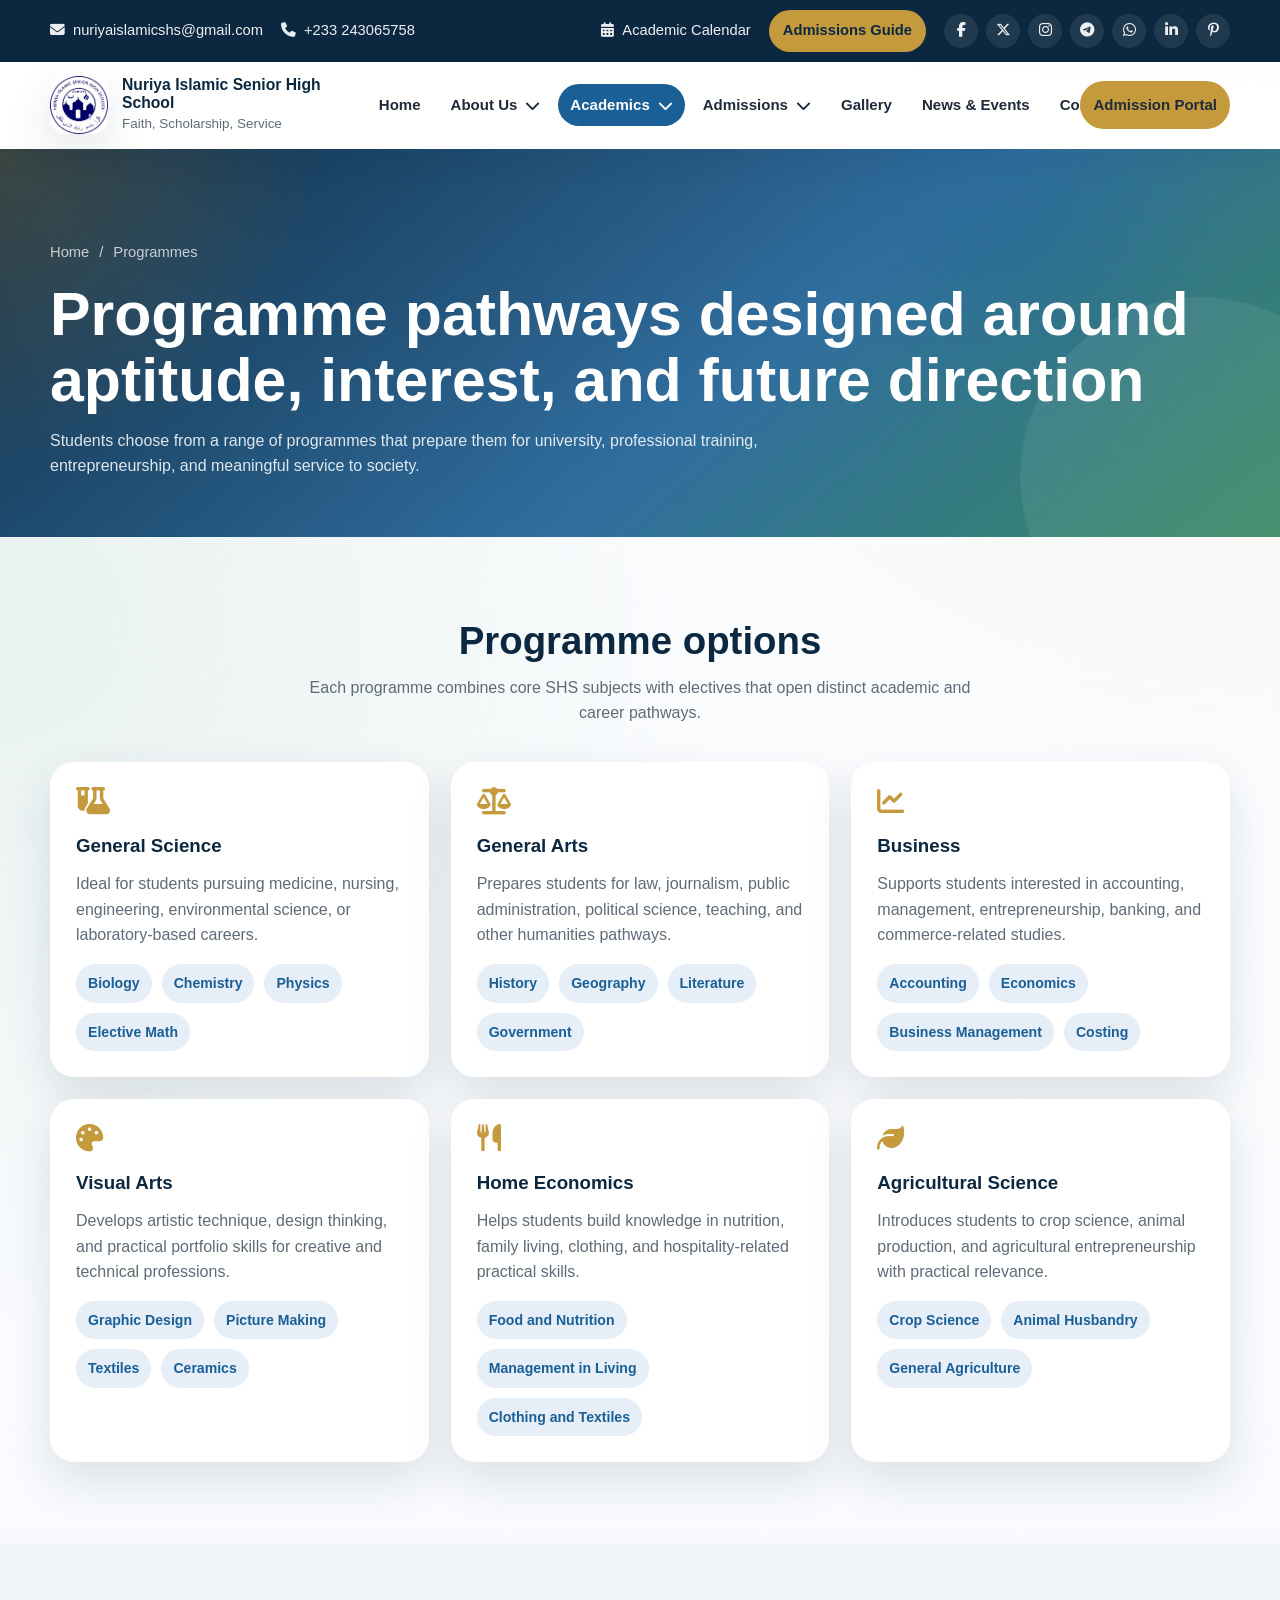
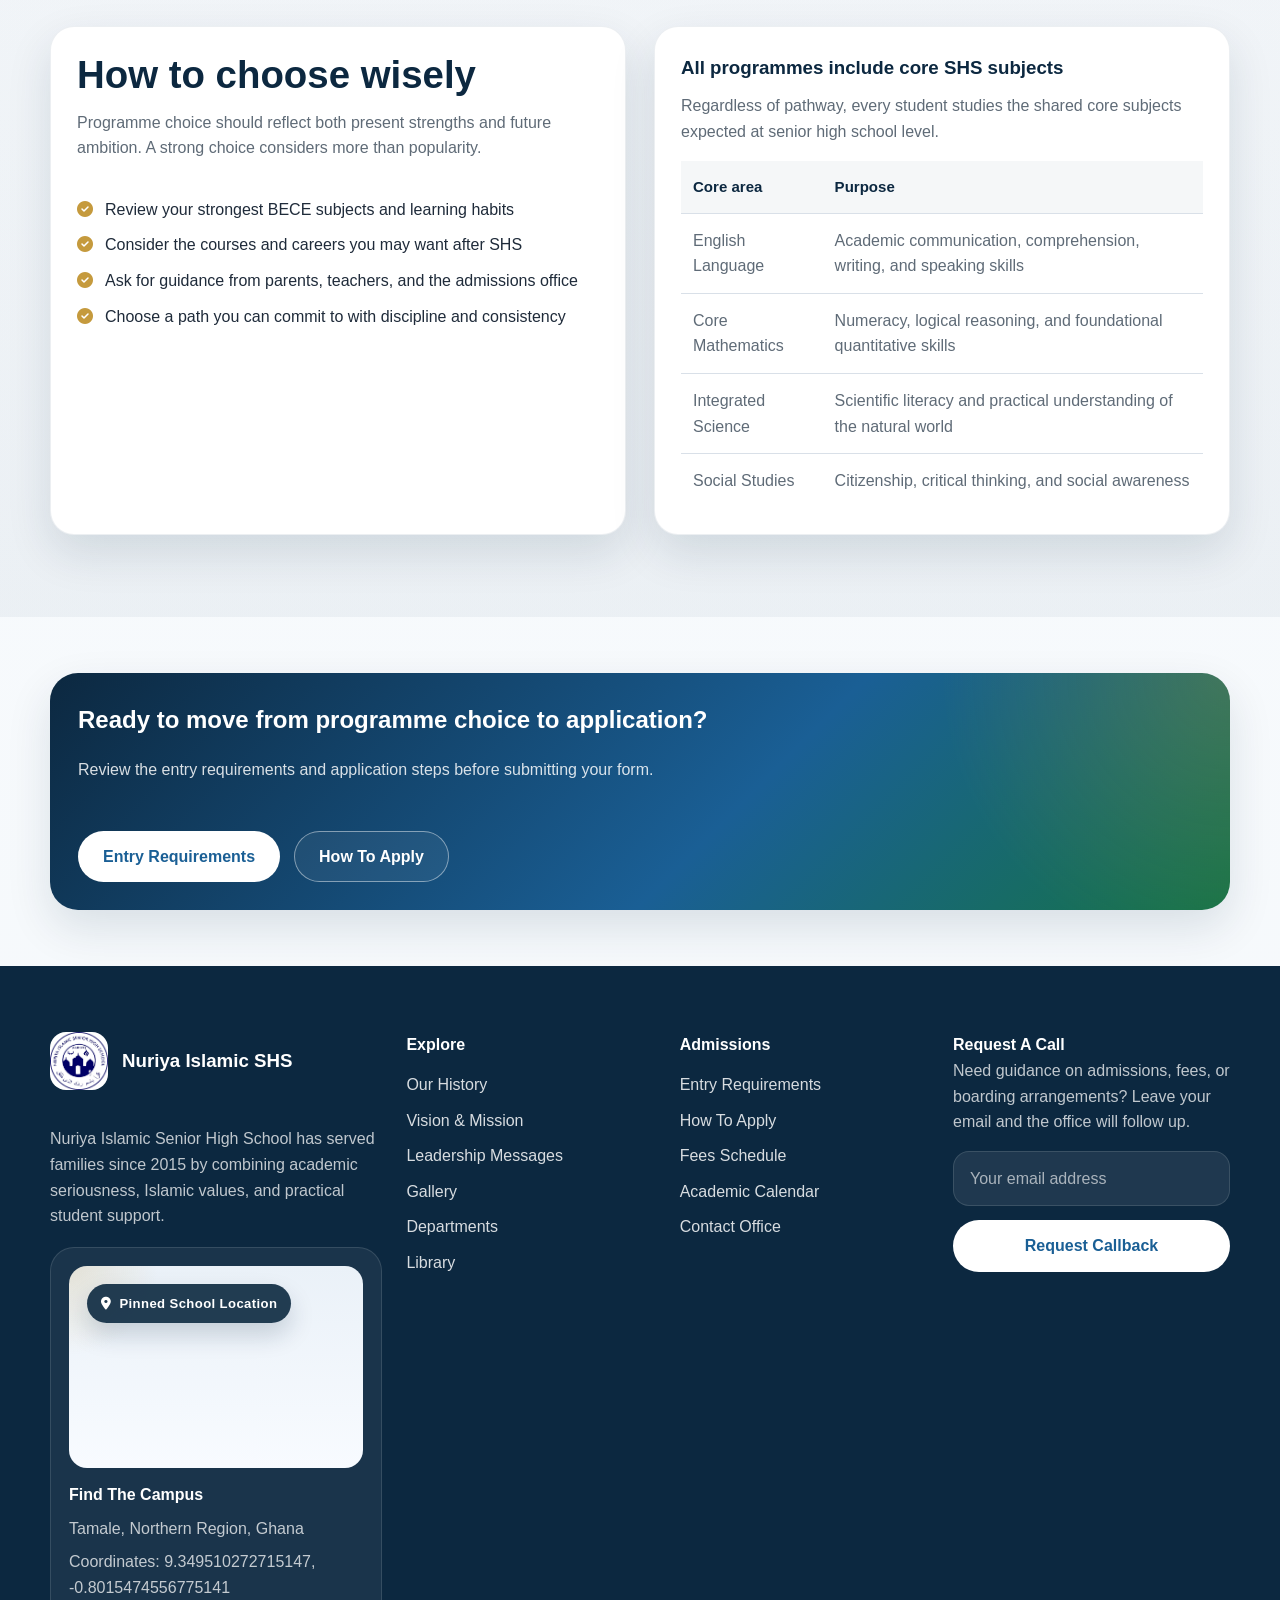
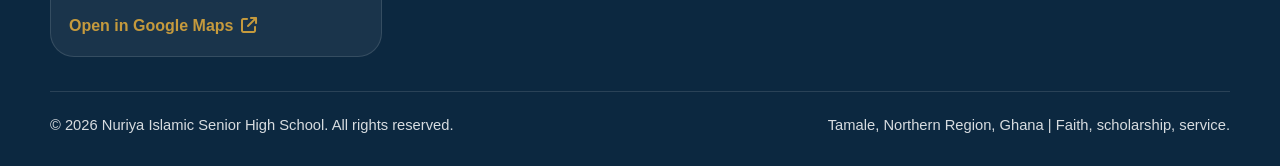
<file: programmes.html>
<!DOCTYPE html>
<html lang="en">
<head>
    <meta charset="UTF-8">
    <meta name="viewport" content="width=device-width, initial-scale=1.0">
    <meta name="description" content="Explore the academic programme pathways available at Nuriya Islamic Senior High School.">
    <meta http-equiv="Content-Security-Policy" content="default-src 'self'; base-uri 'self'; form-action 'self'; img-src 'self' data:; media-src 'self'; object-src 'none'; script-src 'self'; style-src 'self' https://cdnjs.cloudflare.com; font-src 'self' https://cdnjs.cloudflare.com data:; connect-src 'none'; frame-src https://www.google.com https://maps.google.com; worker-src 'none'; upgrade-insecure-requests">
    <meta name="referrer" content="strict-origin-when-cross-origin">
    <title>Programmes | Nuriya Islamic Senior High School</title>
    <link rel="stylesheet" href="styles.css">
    <link rel="stylesheet" href="https://cdnjs.cloudflare.com/ajax/libs/font-awesome/6.5.2/css/all.min.css" integrity="sha512-SnH5WK+bZxgPHs44uWIX+LLJAJ9/2PkPKZ5QiAj6Ta86w+fsb2TkcmfRyVX3pBnMFcV7oQPJkl9QevSCWr3W6A==" crossorigin="anonymous" referrerpolicy="no-referrer">
</head>
<body>
    <div class="top-bar">
        <div class="container top-bar-inner">
            <div class="top-bar-links">
                <a href="mailto:nuriyaislamicshs@gmail.com"><i class="fas fa-envelope"></i><span>nuriyaislamicshs@gmail.com</span></a>
                <a href="tel:+233243065758"><i class="fas fa-phone"></i><span>+233 243065758</span></a>
            </div>
            <div class="top-bar-actions">
                <a href="calendar.html"><i class="fas fa-calendar-alt"></i><span>Academic Calendar</span></a>
                <a href="how-to-apply.html" class="portal-btn">Admissions Guide</a>
                <div class="top-social" aria-label="Social media links">
                    <a href="https://facebook.com/nuriyaislamicshs" target="_blank" rel="noopener noreferrer" referrerpolicy="no-referrer" aria-label="Facebook" title="Facebook"><i class="fab fa-facebook-f"></i></a>
                    <a href="https://x.com/nuriyaislamicshs" target="_blank" rel="noopener noreferrer" referrerpolicy="no-referrer" aria-label="X" title="X"><i class="fab fa-x-twitter"></i></a>
                    <a href="https://instagram.com/nuriyaislamicshs" target="_blank" rel="noopener noreferrer" referrerpolicy="no-referrer" aria-label="Instagram" title="Instagram"><i class="fab fa-instagram"></i></a>
                    <a href="https://t.me/nuriyaislamicshs" target="_blank" rel="noopener noreferrer" referrerpolicy="no-referrer" aria-label="Telegram" title="Telegram"><i class="fab fa-telegram"></i></a>
                    <a href="https://wa.me/233243065758" target="_blank" rel="noopener noreferrer" referrerpolicy="no-referrer" aria-label="WhatsApp" title="WhatsApp"><i class="fab fa-whatsapp"></i></a>
                    <a href="https://linkedin.com/company/nuriyaislamicshs" target="_blank" rel="noopener noreferrer" referrerpolicy="no-referrer" aria-label="LinkedIn" title="LinkedIn"><i class="fab fa-linkedin-in"></i></a>
                    <a href="https://pinterest.com/nuriyaislamicshs" target="_blank" rel="noopener noreferrer" referrerpolicy="no-referrer" aria-label="Pinterest" title="Pinterest"><i class="fab fa-pinterest-p"></i></a>
                </div>
            </div>
        </div>
    </div>

    <header class="header">
        <div class="container">
            <a class="logo" href="index.html">
                <img src="img/nuriyashslogo.png" alt="Nuriya Islamic Senior High School logo">
                <div class="logo-text">
                    <h1>Nuriya Islamic Senior High School</h1>
                    <span>Faith, Scholarship, Service</span>
                </div>
            </a>

            <button class="mobile-menu" type="button" aria-expanded="false" aria-controls="site-navigation">
                <span class="sr-only">Toggle navigation</span>
                <i class="fas fa-bars"></i>
            </button>

            <nav class="nav-menu" id="site-navigation" aria-label="Primary">
                <ul>
                    <li><a href="index.html">Home</a></li>
                    <li class="dropdown">
                        <button class="nav-trigger" type="button" aria-expanded="false">About Us <i class="fas fa-chevron-down"></i></button>
                        <ul class="dropdown-content">
                            <li><a href="history.html">History</a></li>
                            <li><a href="vision.html">Vision &amp; Mission</a></li>
                            <li><a href="principal.html">Leadership Messages</a></li>
                        
                            <li><a href="administration.html">Administration</a></li>
                        </ul>
                    </li>
                    <li class="dropdown">
                        <button class="nav-trigger active" type="button" aria-expanded="false">Academics <i class="fas fa-chevron-down"></i></button>
                        <ul class="dropdown-content">
                            <li><a href="departments.html">Departments</a></li>
                            <li><a href="programmes.html" class="active">Programmes</a></li>
                            <li><a href="calendar.html">Academic Calendar</a></li>
                            <li><a href="library.html">Library</a></li>
                        </ul>
                    </li>
                    <li class="dropdown">
                        <button class="nav-trigger" type="button" aria-expanded="false">Admissions <i class="fas fa-chevron-down"></i></button>
                        <ul class="dropdown-content">
                            <li><a href="requirements.html">Entry Requirements</a></li>
                            <li><a href="how-to-apply.html">How To Apply</a></li>
                            <li><a href="fees.html">Fees Schedule</a></li>
                        </ul>
                    </li>
                    <li><a href="gallery.html">Gallery</a></li>
                    <li><a href="index.html#news">News &amp; Events</a></li>
                    <li><a href="index.html#contact">Contact</a></li>
                </ul>

                <a href="https://www.myshsadmission.xyz/site/schools/NURISEC/" class="btn apply-btn" target="_blank" rel="noopener noreferrer" referrerpolicy="no-referrer">Admission Portal</a>
            </nav>
        </div>
    </header>

    <main>
        <section class="subpage-hero">
            <div class="container">
                <div class="breadcrumb">
                    <a href="index.html">Home</a>
                    <span>/</span>
                    <span>Programmes</span>
                </div>
                <h1>Programme pathways designed around aptitude, interest, and future direction</h1>
                <p>Students choose from a range of programmes that prepare them for university, professional training, entrepreneurship, and meaningful service to society.</p>
            </div>
        </section>

        <section class="content-section">
            <div class="container">
                <div class="section-header centered">
                    <h2>Programme options</h2>
                    <p>Each programme combines core SHS subjects with electives that open distinct academic and career pathways.</p>
                </div>
                <div class="programmes-grid">
                    <article class="programme-card" id="general-science">
                        <i class="fas fa-flask-vial"></i>
                        <h3>General Science</h3>
                        <p>Ideal for students pursuing medicine, nursing, engineering, environmental science, or laboratory-based careers.</p>
                        <div class="tag-list">
                            <span class="tag">Biology</span>
                            <span class="tag">Chemistry</span>
                            <span class="tag">Physics</span>
                            <span class="tag">Elective Math</span>
                        </div>
                    </article>
                    <article class="programme-card" id="general-arts">
                        <i class="fas fa-scale-balanced"></i>
                        <h3>General Arts</h3>
                        <p>Prepares students for law, journalism, public administration, political science, teaching, and other humanities pathways.</p>
                        <div class="tag-list">
                            <span class="tag">History</span>
                            <span class="tag">Geography</span>
                            <span class="tag">Literature</span>
                            <span class="tag">Government</span>
                        </div>
                    </article>
                    <article class="programme-card" id="business">
                        <i class="fas fa-chart-line"></i>
                        <h3>Business</h3>
                        <p>Supports students interested in accounting, management, entrepreneurship, banking, and commerce-related studies.</p>
                        <div class="tag-list">
                            <span class="tag">Accounting</span>
                            <span class="tag">Economics</span>
                            <span class="tag">Business Management</span>
                            <span class="tag">Costing</span>
                        </div>
                    </article>
                    <article class="programme-card" id="visual-arts">
                        <i class="fas fa-palette"></i>
                        <h3>Visual Arts</h3>
                        <p>Develops artistic technique, design thinking, and practical portfolio skills for creative and technical professions.</p>
                        <div class="tag-list">
                            <span class="tag">Graphic Design</span>
                            <span class="tag">Picture Making</span>
                            <span class="tag">Textiles</span>
                            <span class="tag">Ceramics</span>
                        </div>
                    </article>
                    <article class="programme-card" id="home-economics">
                        <i class="fas fa-utensils"></i>
                        <h3>Home Economics</h3>
                        <p>Helps students build knowledge in nutrition, family living, clothing, and hospitality-related practical skills.</p>
                        <div class="tag-list">
                            <span class="tag">Food and Nutrition</span>
                            <span class="tag">Management in Living</span>
                            <span class="tag">Clothing and Textiles</span>
                        </div>
                    </article>
                    <article class="programme-card" id="agric-science">
                        <i class="fas fa-leaf"></i>
                        <h3>Agricultural Science</h3>
                        <p>Introduces students to crop science, animal production, and agricultural entrepreneurship with practical relevance.</p>
                        <div class="tag-list">
                            <span class="tag">Crop Science</span>
                            <span class="tag">Animal Husbandry</span>
                            <span class="tag">General Agriculture</span>
                        </div>
                    </article>
                </div>
            </div>
        </section>

        <section class="content-section alt">
            <div class="container two-column">
                <div class="content-card">
                    <div class="section-header">
                        <h2>How to choose wisely</h2>
                        <p>Programme choice should reflect both present strengths and future ambition. A strong choice considers more than popularity.</p>
                    </div>
                    <ul class="check-list">
                        <li><i class="fas fa-check-circle"></i><span>Review your strongest BECE subjects and learning habits</span></li>
                        <li><i class="fas fa-check-circle"></i><span>Consider the courses and careers you may want after SHS</span></li>
                        <li><i class="fas fa-check-circle"></i><span>Ask for guidance from parents, teachers, and the admissions office</span></li>
                        <li><i class="fas fa-check-circle"></i><span>Choose a path you can commit to with discipline and consistency</span></li>
                    </ul>
                </div>
                <div class="table-card">
                    <h3>All programmes include core SHS subjects</h3>
                    <p>Regardless of pathway, every student studies the shared core subjects expected at senior high school level.</p>
                    <table>
                        <thead>
                            <tr>
                                <th>Core area</th>
                                <th>Purpose</th>
                            </tr>
                        </thead>
                        <tbody>
                            <tr>
                                <td>English Language</td>
                                <td>Academic communication, comprehension, writing, and speaking skills</td>
                            </tr>
                            <tr>
                                <td>Core Mathematics</td>
                                <td>Numeracy, logical reasoning, and foundational quantitative skills</td>
                            </tr>
                            <tr>
                                <td>Integrated Science</td>
                                <td>Scientific literacy and practical understanding of the natural world</td>
                            </tr>
                            <tr>
                                <td>Social Studies</td>
                                <td>Citizenship, critical thinking, and social awareness</td>
                            </tr>
                        </tbody>
                    </table>
                </div>
            </div>
        </section>

        <section class="content-section compact">
            <div class="container">
                <div class="cta-banner">
                    <h2>Ready to move from programme choice to application?</h2>
                    <p>Review the entry requirements and application steps before submitting your form.</p>
                    <div class="hero-actions">
                        <a href="requirements.html" class="btn btn-light">Entry Requirements</a>
                        <a href="how-to-apply.html" class="btn btn-outline">How To Apply</a>
                    </div>
                </div>
            </div>
        </section>
    </main>

    <footer class="footer">
        <div class="container">
            <div class="footer-grid">
                <div class="footer-about">
                    <div class="footer-logo">
                        <img src="img/nuriyashslogo.png" alt="Nuriya Islamic Senior High School logo">
                        <h3>Nuriya Islamic SHS</h3>
                    </div>
                    <p>Nuriya Islamic Senior High School has served families since 2015 by combining academic seriousness, Islamic values, and practical student support.</p>
                </div>
                <div class="footer-links">
                    <h4>Explore</h4>
                    <ul>
                        <li><a href="history.html">Our History</a></li>
                        <li><a href="vision.html">Vision &amp; Mission</a></li>
                        <li><a href="principal.html">Leadership Messages</a></li>
                        <li><a href="gallery.html">Gallery</a></li>
                        <li><a href="departments.html">Departments</a></li>
                        <li><a href="library.html">Library</a></li>
                    </ul>
                </div>
                <div class="footer-links">
                    <h4>Admissions</h4>
                    <ul>
                        <li><a href="requirements.html">Entry Requirements</a></li>
                        <li><a href="how-to-apply.html">How To Apply</a></li>
                        <li><a href="fees.html">Fees Schedule</a></li>
                        <li><a href="calendar.html">Academic Calendar</a></li>
                        <li><a href="index.html#contact">Contact Office</a></li>
                    </ul>
                </div>
                <div class="footer-newsletter">
                    <h4>Request A Call</h4>
                    <p>Need guidance on admissions, fees, or boarding arrangements? Leave your email and the office will follow up.</p>
                    <form data-success-message="Thank you. The school office has received your callback request.">
                        <label class="sr-only" for="programmes-footer-email">Email address</label>
                        <input id="programmes-footer-email" type="email" placeholder="Your email address" autocomplete="email" inputmode="email" spellcheck="false" maxlength="120" required>
                        <button type="submit" class="btn btn-light">Request Callback</button>
                    </form>
                    <p class="form-status" data-form-status></p>
                </div>
            </div>
            <div class="footer-bottom">
                <p>&copy; <span data-current-year>2026</span> Nuriya Islamic Senior High School. All rights reserved.</p>
                <p>Tamale, Northern Region, Ghana | Faith, scholarship, service.</p>
            </div>
        </div>
    </footer>

    <script src="script.js"></script>
</body>
</html>
</file>
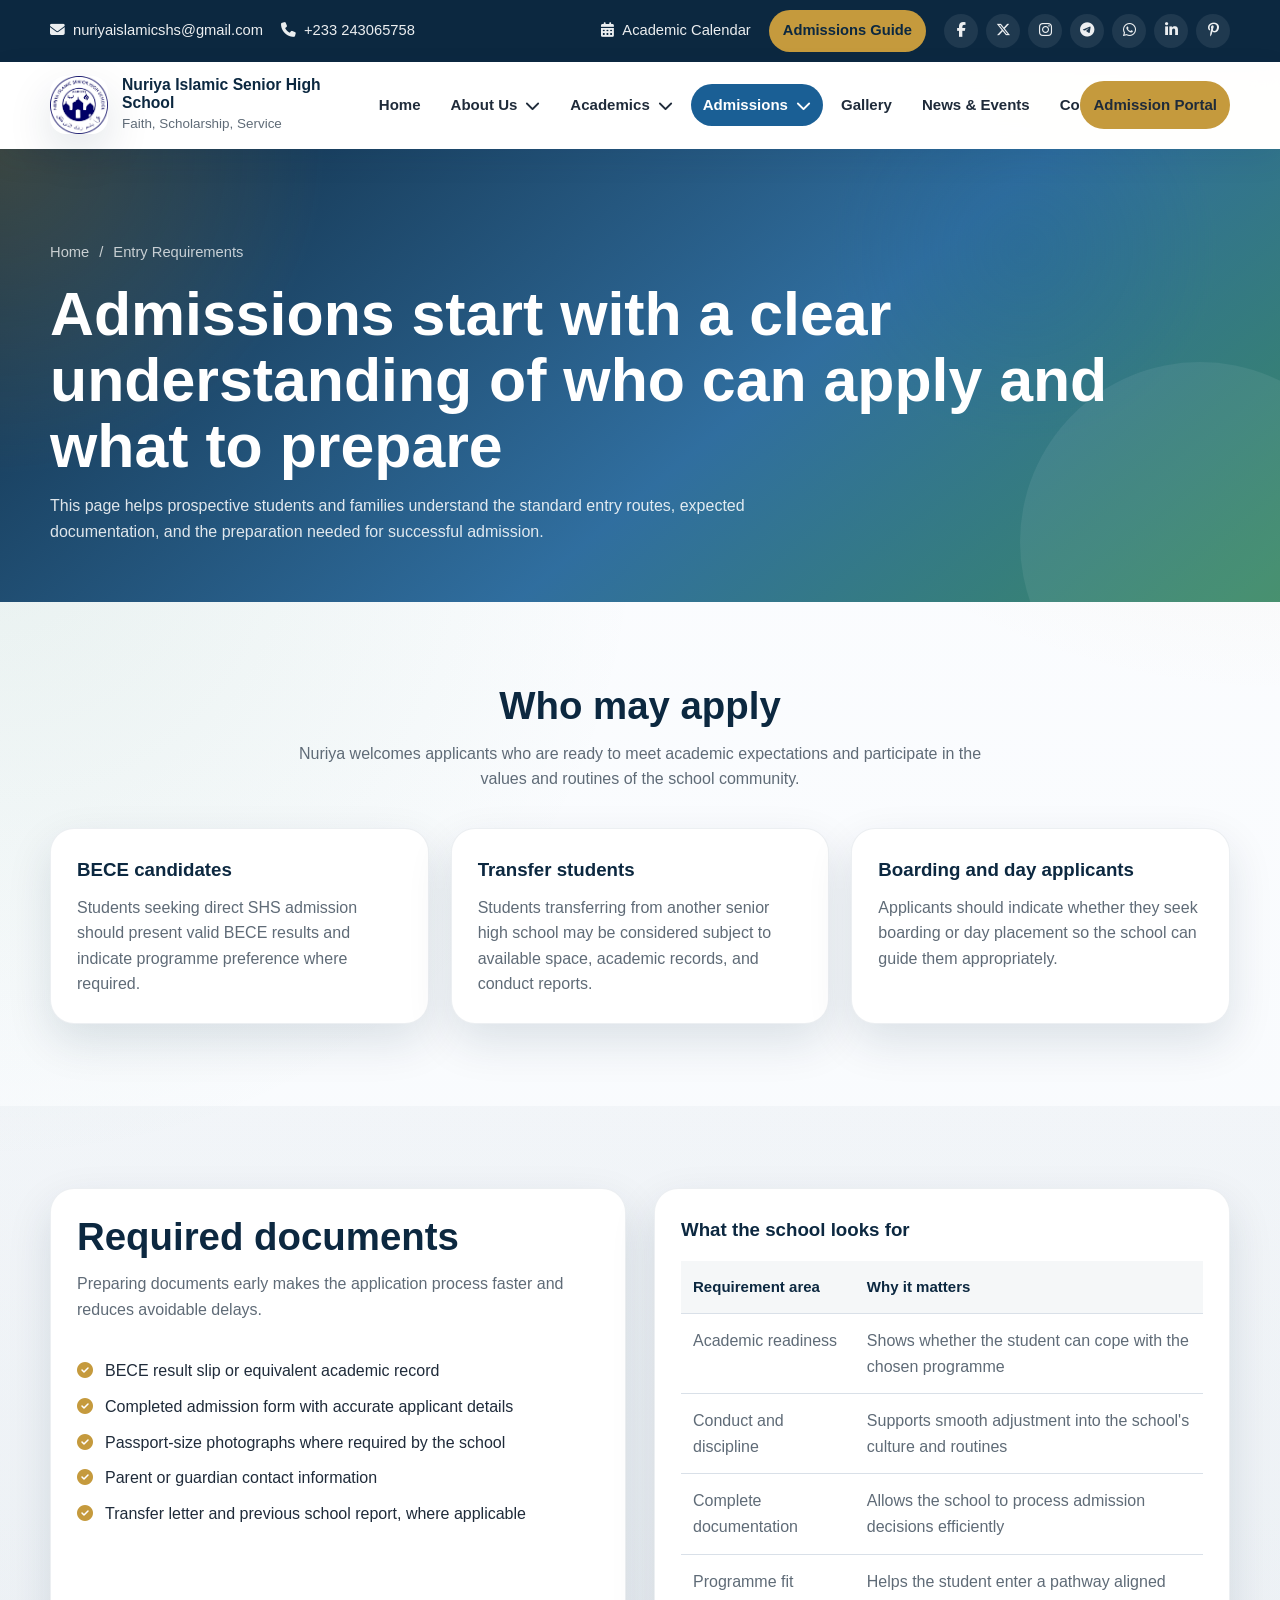
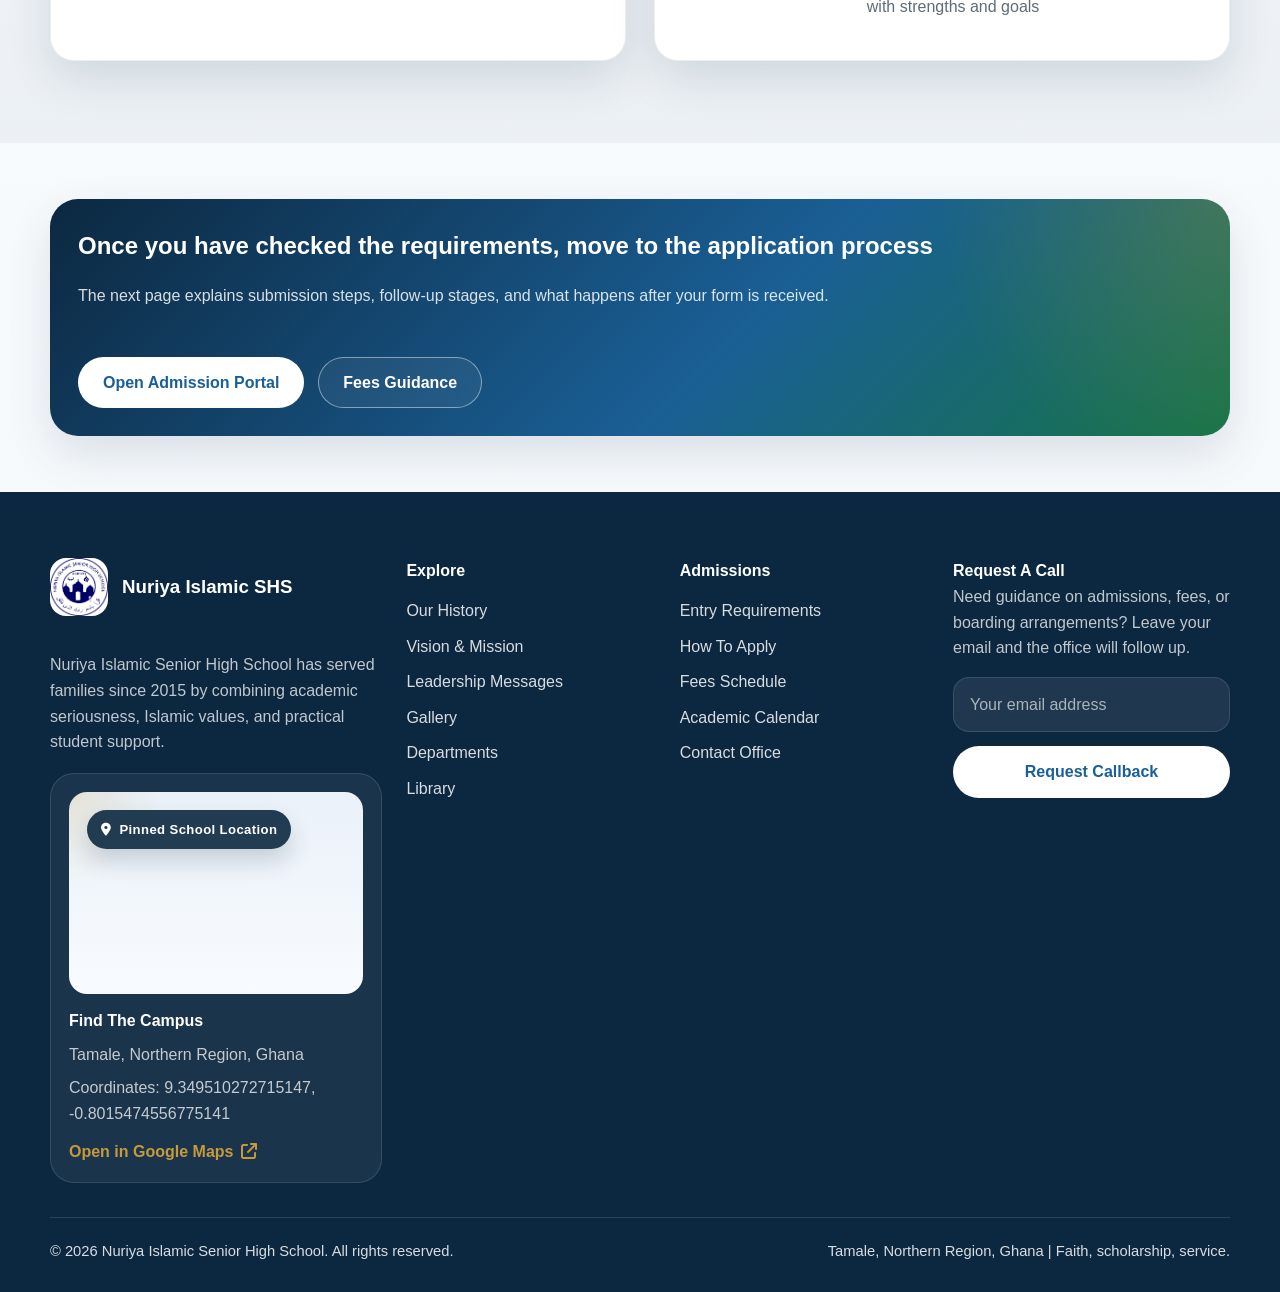
<file: requirements.html>
<!DOCTYPE html>
<html lang="en">
<head>
    <meta charset="UTF-8">
    <meta name="viewport" content="width=device-width, initial-scale=1.0">
    <meta name="description" content="Review entry requirements and required documents for admission to Nuriya Islamic Senior High School.">
    <meta http-equiv="Content-Security-Policy" content="default-src 'self'; base-uri 'self'; form-action 'self'; img-src 'self' data:; media-src 'self'; object-src 'none'; script-src 'self'; style-src 'self' https://cdnjs.cloudflare.com; font-src 'self' https://cdnjs.cloudflare.com data:; connect-src 'none'; frame-src https://www.google.com https://maps.google.com; worker-src 'none'; upgrade-insecure-requests">
    <meta name="referrer" content="strict-origin-when-cross-origin">
    <title>Entry Requirements | Nuriya Islamic Senior High School</title>
    <link rel="stylesheet" href="styles.css">
    <link rel="stylesheet" href="https://cdnjs.cloudflare.com/ajax/libs/font-awesome/6.5.2/css/all.min.css" integrity="sha512-SnH5WK+bZxgPHs44uWIX+LLJAJ9/2PkPKZ5QiAj6Ta86w+fsb2TkcmfRyVX3pBnMFcV7oQPJkl9QevSCWr3W6A==" crossorigin="anonymous" referrerpolicy="no-referrer">
</head>
<body>
    <div class="top-bar">
        <div class="container top-bar-inner">
            <div class="top-bar-links">
                <a href="mailto:nuriyaislamicshs@gmail.com"><i class="fas fa-envelope"></i><span>nuriyaislamicshs@gmail.com</span></a>
                <a href="tel:+233243065758"><i class="fas fa-phone"></i><span>+233 243065758</span></a>
            </div>
            <div class="top-bar-actions">
                <a href="calendar.html"><i class="fas fa-calendar-alt"></i><span>Academic Calendar</span></a>
                <a href="how-to-apply.html" class="portal-btn">Admissions Guide</a>
                <div class="top-social" aria-label="Social media links">
                    <a href="https://facebook.com/nuriyaislamicshs" target="_blank" rel="noopener noreferrer" referrerpolicy="no-referrer" aria-label="Facebook" title="Facebook"><i class="fab fa-facebook-f"></i></a>
                    <a href="https://x.com/nuriyaislamicshs" target="_blank" rel="noopener noreferrer" referrerpolicy="no-referrer" aria-label="X" title="X"><i class="fab fa-x-twitter"></i></a>
                    <a href="https://instagram.com/nuriyaislamicshs" target="_blank" rel="noopener noreferrer" referrerpolicy="no-referrer" aria-label="Instagram" title="Instagram"><i class="fab fa-instagram"></i></a>
                    <a href="https://t.me/nuriyaislamicshs" target="_blank" rel="noopener noreferrer" referrerpolicy="no-referrer" aria-label="Telegram" title="Telegram"><i class="fab fa-telegram"></i></a>
                    <a href="https://wa.me/233243065758" target="_blank" rel="noopener noreferrer" referrerpolicy="no-referrer" aria-label="WhatsApp" title="WhatsApp"><i class="fab fa-whatsapp"></i></a>
                    <a href="https://linkedin.com/company/nuriyaislamicshs" target="_blank" rel="noopener noreferrer" referrerpolicy="no-referrer" aria-label="LinkedIn" title="LinkedIn"><i class="fab fa-linkedin-in"></i></a>
                    <a href="https://pinterest.com/nuriyaislamicshs" target="_blank" rel="noopener noreferrer" referrerpolicy="no-referrer" aria-label="Pinterest" title="Pinterest"><i class="fab fa-pinterest-p"></i></a>
                </div>
            </div>
        </div>
    </div>

    <header class="header">
        <div class="container">
            <a class="logo" href="index.html">
                <img src="img/nuriyashslogo.png" alt="Nuriya Islamic Senior High School logo">
                <div class="logo-text">
                    <h1>Nuriya Islamic Senior High School</h1>
                    <span>Faith, Scholarship, Service</span>
                </div>
            </a>

            <button class="mobile-menu" type="button" aria-expanded="false" aria-controls="site-navigation">
                <span class="sr-only">Toggle navigation</span>
                <i class="fas fa-bars"></i>
            </button>

            <nav class="nav-menu" id="site-navigation" aria-label="Primary">
                <ul>
                    <li><a href="index.html">Home</a></li>
                    <li class="dropdown">
                        <button class="nav-trigger" type="button" aria-expanded="false">About Us <i class="fas fa-chevron-down"></i></button>
                        <ul class="dropdown-content">
                            <li><a href="history.html">History</a></li>
                            <li><a href="vision.html">Vision &amp; Mission</a></li>
                            <li><a href="principal.html">Leadership Messages</a></li>
                        
                            <li><a href="administration.html">Administration</a></li>
                        </ul>
                    </li>
                    <li class="dropdown">
                        <button class="nav-trigger" type="button" aria-expanded="false">Academics <i class="fas fa-chevron-down"></i></button>
                        <ul class="dropdown-content">
                            <li><a href="departments.html">Departments</a></li>
                            <li><a href="programmes.html">Programmes</a></li>
                            <li><a href="calendar.html">Academic Calendar</a></li>
                            <li><a href="library.html">Library</a></li>
                        </ul>
                    </li>
                    <li class="dropdown">
                        <button class="nav-trigger active" type="button" aria-expanded="false">Admissions <i class="fas fa-chevron-down"></i></button>
                        <ul class="dropdown-content">
                            <li><a href="requirements.html" class="active">Entry Requirements</a></li>
                            <li><a href="how-to-apply.html">How To Apply</a></li>
                            <li><a href="fees.html">Fees Schedule</a></li>
                        </ul>
                    </li>
                    <li><a href="gallery.html">Gallery</a></li>
                    <li><a href="index.html#news">News &amp; Events</a></li>
                    <li><a href="index.html#contact">Contact</a></li>
                </ul>

                <a href="https://www.myshsadmission.xyz/site/schools/NURISEC/" class="btn apply-btn" target="_blank" rel="noopener noreferrer" referrerpolicy="no-referrer">Admission Portal</a>
            </nav>
        </div>
    </header>

    <main>
        <section class="subpage-hero">
            <div class="container">
                <div class="breadcrumb">
                    <a href="index.html">Home</a>
                    <span>/</span>
                    <span>Entry Requirements</span>
                </div>
                <h1>Admissions start with a clear understanding of who can apply and what to prepare</h1>
                <p>This page helps prospective students and families understand the standard entry routes, expected documentation, and the preparation needed for successful admission.</p>
            </div>
        </section>

        <section class="content-section">
            <div class="container">
                <div class="section-header centered">
                    <h2>Who may apply</h2>
                    <p>Nuriya welcomes applicants who are ready to meet academic expectations and participate in the values and routines of the school community.</p>
                </div>
                <div class="card-grid">
                    <article class="content-card">
                        <h3>BECE candidates</h3>
                        <p>Students seeking direct SHS admission should present valid BECE results and indicate programme preference where required.</p>
                    </article>
                    <article class="content-card">
                        <h3>Transfer students</h3>
                        <p>Students transferring from another senior high school may be considered subject to available space, academic records, and conduct reports.</p>
                    </article>
                    <article class="content-card">
                        <h3>Boarding and day applicants</h3>
                        <p>Applicants should indicate whether they seek boarding or day placement so the school can guide them appropriately.</p>
                    </article>
                </div>
            </div>
        </section>

        <section class="content-section alt">
            <div class="container two-column">
                <div class="content-card">
                    <div class="section-header">
                        <h2>Required documents</h2>
                        <p>Preparing documents early makes the application process faster and reduces avoidable delays.</p>
                    </div>
                    <ul class="check-list">
                        <li><i class="fas fa-check-circle"></i><span>BECE result slip or equivalent academic record</span></li>
                        <li><i class="fas fa-check-circle"></i><span>Completed admission form with accurate applicant details</span></li>
                        <li><i class="fas fa-check-circle"></i><span>Passport-size photographs where required by the school</span></li>
                        <li><i class="fas fa-check-circle"></i><span>Parent or guardian contact information</span></li>
                        <li><i class="fas fa-check-circle"></i><span>Transfer letter and previous school report, where applicable</span></li>
                    </ul>
                </div>
                <div class="table-card">
                    <h3>What the school looks for</h3>
                    <table>
                        <thead>
                            <tr>
                                <th>Requirement area</th>
                                <th>Why it matters</th>
                            </tr>
                        </thead>
                        <tbody>
                            <tr>
                                <td>Academic readiness</td>
                                <td>Shows whether the student can cope with the chosen programme</td>
                            </tr>
                            <tr>
                                <td>Conduct and discipline</td>
                                <td>Supports smooth adjustment into the school's culture and routines</td>
                            </tr>
                            <tr>
                                <td>Complete documentation</td>
                                <td>Allows the school to process admission decisions efficiently</td>
                            </tr>
                            <tr>
                                <td>Programme fit</td>
                                <td>Helps the student enter a pathway aligned with strengths and goals</td>
                            </tr>
                        </tbody>
                    </table>
                </div>
            </div>
        </section>

        <section class="content-section compact">
            <div class="container">
                <div class="cta-banner">
                    <h2>Once you have checked the requirements, move to the application process</h2>
                    <p>The next page explains submission steps, follow-up stages, and what happens after your form is received.</p>
                    <div class="hero-actions">
                        <a href="https://www.myshsadmission.xyz/site/schools/NURISEC/" class="btn btn-light" target="_blank" rel="noopener noreferrer" referrerpolicy="no-referrer">Open Admission Portal</a>
                        <a href="fees.html" class="btn btn-outline">Fees Guidance</a>
                    </div>
                </div>
            </div>
        </section>
    </main>

    <footer class="footer">
        <div class="container">
            <div class="footer-grid">
                <div class="footer-about">
                    <div class="footer-logo">
                        <img src="img/nuriyashslogo.png" alt="Nuriya Islamic Senior High School logo">
                        <h3>Nuriya Islamic SHS</h3>
                    </div>
                    <p>Nuriya Islamic Senior High School has served families since 2015 by combining academic seriousness, Islamic values, and practical student support.</p>
                </div>
                <div class="footer-links">
                    <h4>Explore</h4>
                    <ul>
                        <li><a href="history.html">Our History</a></li>
                        <li><a href="vision.html">Vision &amp; Mission</a></li>
                        <li><a href="principal.html">Leadership Messages</a></li>
                        <li><a href="gallery.html">Gallery</a></li>
                        <li><a href="departments.html">Departments</a></li>
                        <li><a href="library.html">Library</a></li>
                    </ul>
                </div>
                <div class="footer-links">
                    <h4>Admissions</h4>
                    <ul>
                        <li><a href="requirements.html">Entry Requirements</a></li>
                        <li><a href="how-to-apply.html">How To Apply</a></li>
                        <li><a href="fees.html">Fees Schedule</a></li>
                        <li><a href="calendar.html">Academic Calendar</a></li>
                        <li><a href="index.html#contact">Contact Office</a></li>
                    </ul>
                </div>
                <div class="footer-newsletter">
                    <h4>Request A Call</h4>
                    <p>Need guidance on admissions, fees, or boarding arrangements? Leave your email and the office will follow up.</p>
                    <form data-success-message="Thank you. The school office has received your callback request.">
                        <label class="sr-only" for="requirements-footer-email">Email address</label>
                        <input id="requirements-footer-email" type="email" placeholder="Your email address" autocomplete="email" inputmode="email" spellcheck="false" maxlength="120" required>
                        <button type="submit" class="btn btn-light">Request Callback</button>
                    </form>
                    <p class="form-status" data-form-status></p>
                </div>
            </div>
            <div class="footer-bottom">
                <p>&copy; <span data-current-year>2026</span> Nuriya Islamic Senior High School. All rights reserved.</p>
                <p>Tamale, Northern Region, Ghana | Faith, scholarship, service.</p>
            </div>
        </div>
    </footer>

    <script src="script.js"></script>
</body>
</html>
</file>
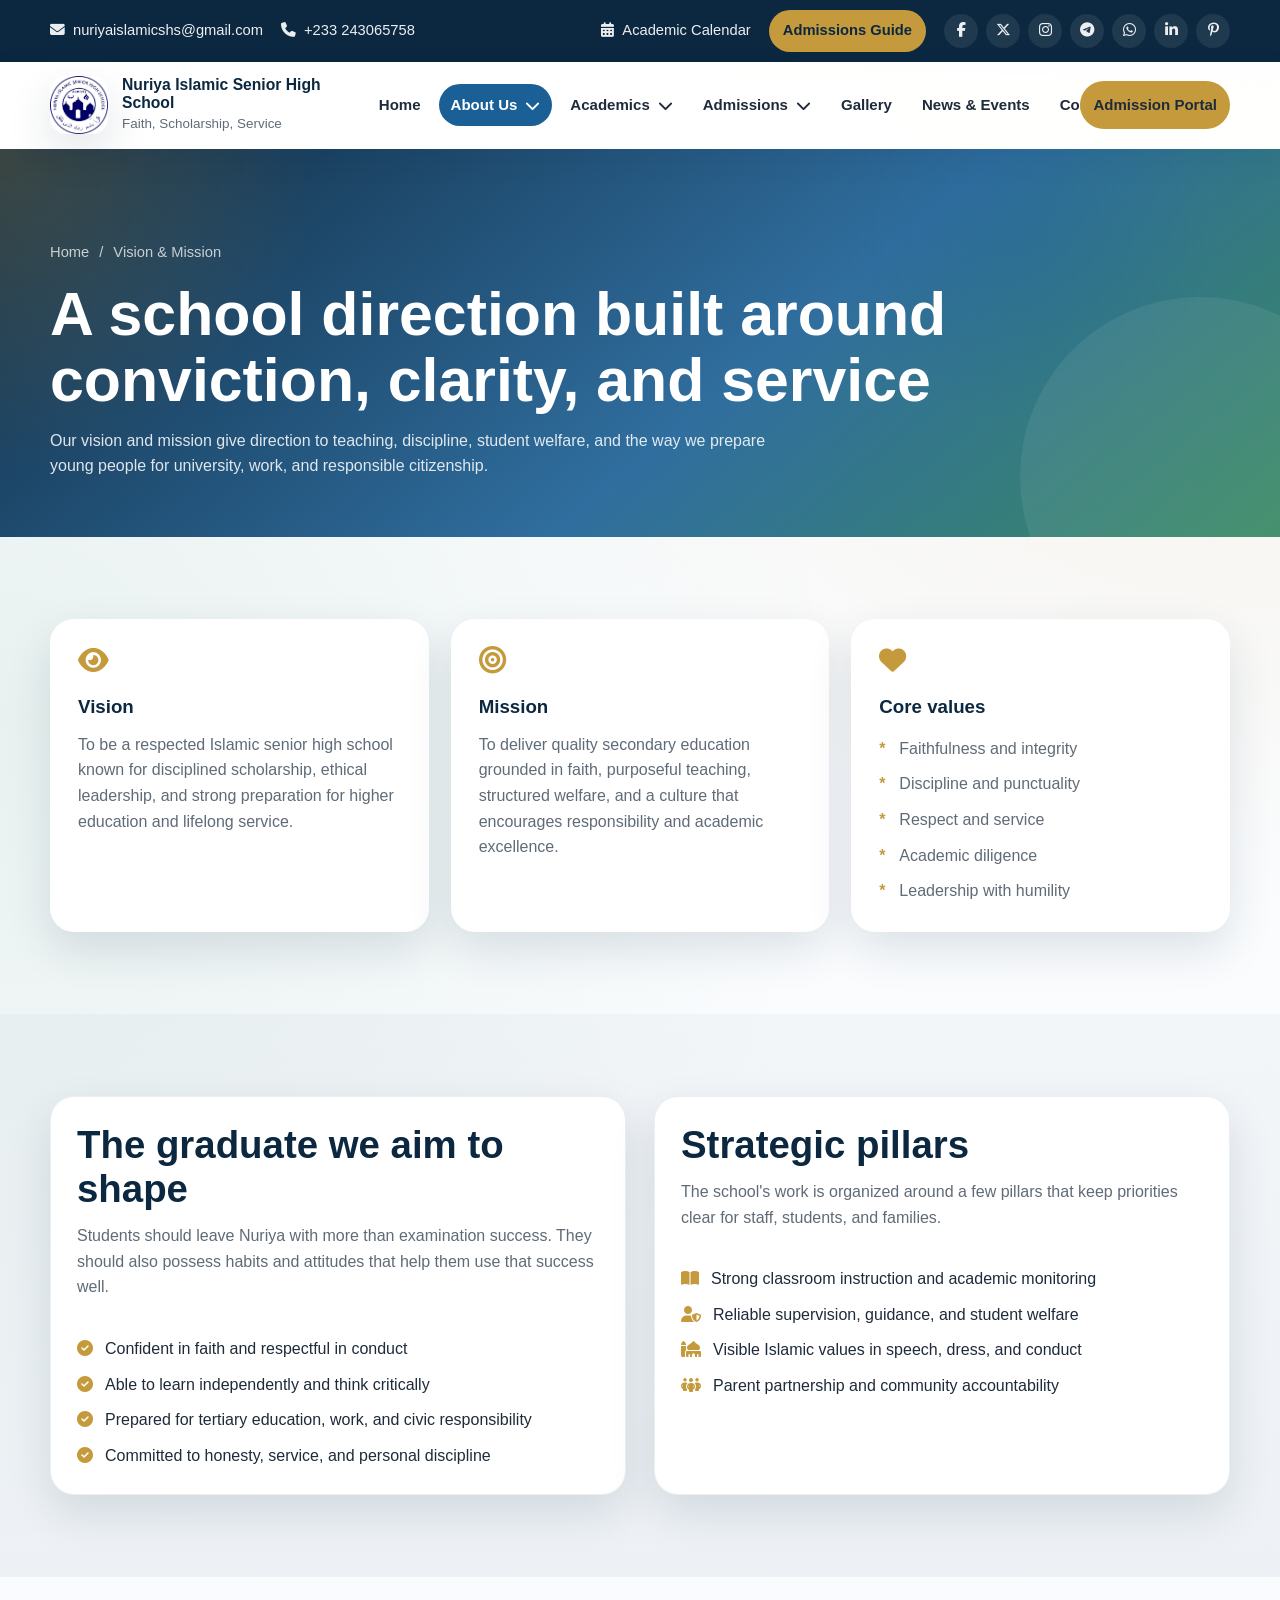
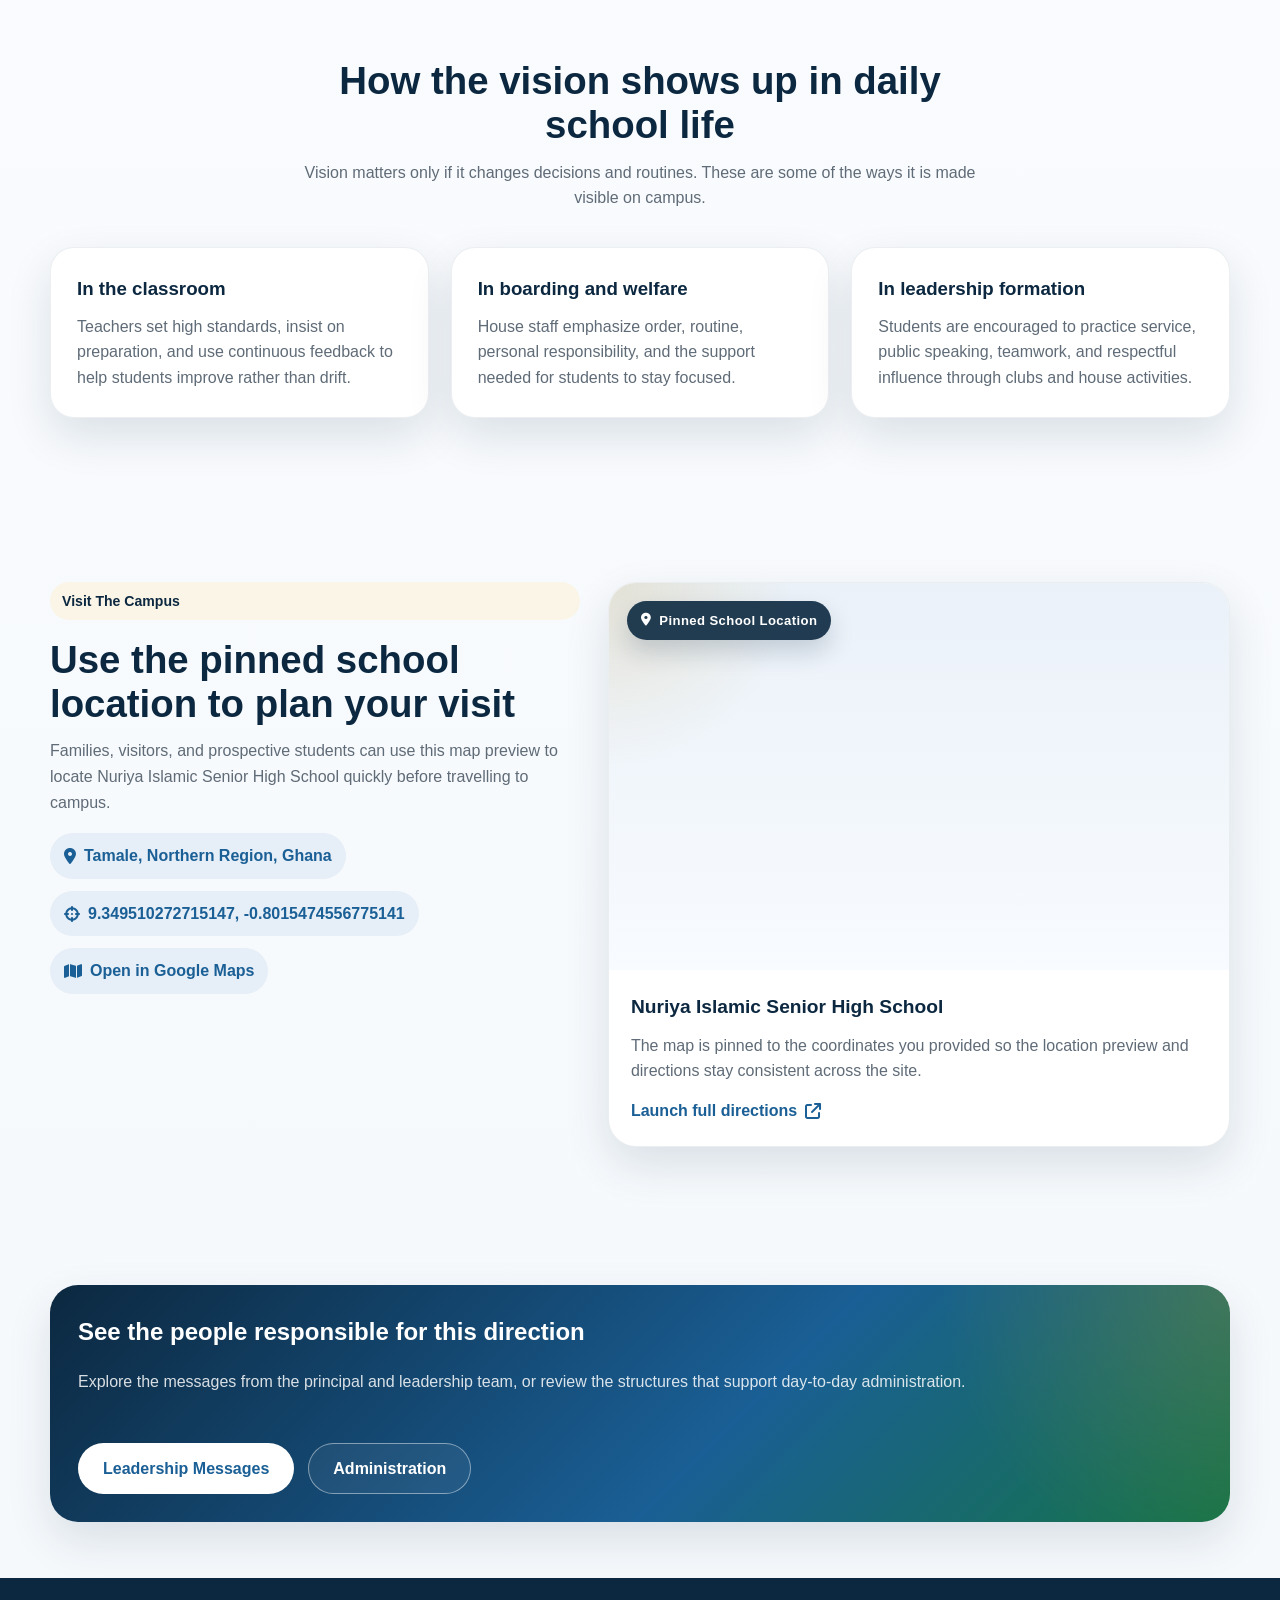
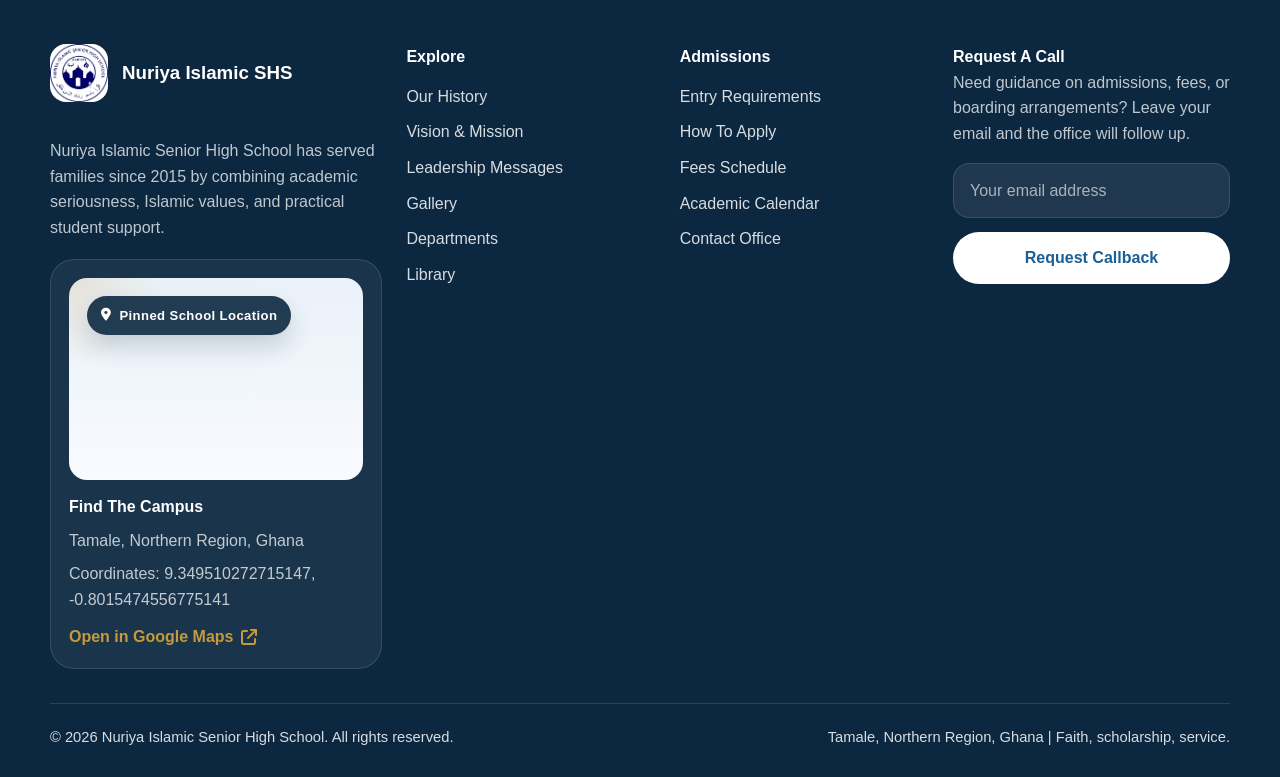
<file: vision.html>
<!DOCTYPE html>
<html lang="en">
<head>
    <meta charset="UTF-8">
    <meta name="viewport" content="width=device-width, initial-scale=1.0">
    <meta name="description" content="Read the vision, mission, values, and graduate profile that shape Nuriya Islamic Senior High School.">
    <meta http-equiv="Content-Security-Policy" content="default-src 'self'; base-uri 'self'; form-action 'self'; img-src 'self' data:; media-src 'self'; object-src 'none'; script-src 'self'; style-src 'self' https://cdnjs.cloudflare.com; font-src 'self' https://cdnjs.cloudflare.com data:; connect-src 'none'; frame-src https://www.google.com https://maps.google.com; worker-src 'none'; upgrade-insecure-requests">
    <meta name="referrer" content="strict-origin-when-cross-origin">
    <title>Vision &amp; Mission | Nuriya Islamic Senior High School</title>
    <link rel="stylesheet" href="styles.css">
    <link rel="stylesheet" href="https://cdnjs.cloudflare.com/ajax/libs/font-awesome/6.5.2/css/all.min.css" integrity="sha512-SnH5WK+bZxgPHs44uWIX+LLJAJ9/2PkPKZ5QiAj6Ta86w+fsb2TkcmfRyVX3pBnMFcV7oQPJkl9QevSCWr3W6A==" crossorigin="anonymous" referrerpolicy="no-referrer">
</head>
<body>
    <div class="top-bar">
        <div class="container top-bar-inner">
            <div class="top-bar-links">
                <a href="mailto:nuriyaislamicshs@gmail.com"><i class="fas fa-envelope"></i><span>nuriyaislamicshs@gmail.com</span></a>
                <a href="tel:+233243065758"><i class="fas fa-phone"></i><span>+233 243065758</span></a>
            </div>
            <div class="top-bar-actions">
                <a href="calendar.html"><i class="fas fa-calendar-alt"></i><span>Academic Calendar</span></a>
                <a href="how-to-apply.html" class="portal-btn">Admissions Guide</a>
                <div class="top-social" aria-label="Social media links">
                    <a href="https://facebook.com/nuriyaislamicshs" target="_blank" rel="noopener noreferrer" referrerpolicy="no-referrer" aria-label="Facebook" title="Facebook"><i class="fab fa-facebook-f"></i></a>
                    <a href="https://x.com/nuriyaislamicshs" target="_blank" rel="noopener noreferrer" referrerpolicy="no-referrer" aria-label="X" title="X"><i class="fab fa-x-twitter"></i></a>
                    <a href="https://instagram.com/nuriyaislamicshs" target="_blank" rel="noopener noreferrer" referrerpolicy="no-referrer" aria-label="Instagram" title="Instagram"><i class="fab fa-instagram"></i></a>
                    <a href="https://t.me/nuriyaislamicshs" target="_blank" rel="noopener noreferrer" referrerpolicy="no-referrer" aria-label="Telegram" title="Telegram"><i class="fab fa-telegram"></i></a>
                    <a href="https://wa.me/233243065758" target="_blank" rel="noopener noreferrer" referrerpolicy="no-referrer" aria-label="WhatsApp" title="WhatsApp"><i class="fab fa-whatsapp"></i></a>
                    <a href="https://linkedin.com/company/nuriyaislamicshs" target="_blank" rel="noopener noreferrer" referrerpolicy="no-referrer" aria-label="LinkedIn" title="LinkedIn"><i class="fab fa-linkedin-in"></i></a>
                    <a href="https://pinterest.com/nuriyaislamicshs" target="_blank" rel="noopener noreferrer" referrerpolicy="no-referrer" aria-label="Pinterest" title="Pinterest"><i class="fab fa-pinterest-p"></i></a>
                </div>
            </div>
        </div>
    </div>

    <header class="header">
        <div class="container">
            <a class="logo" href="index.html">
                <img src="img/nuriyashslogo.png" alt="Nuriya Islamic Senior High School logo">
                <div class="logo-text">
                    <h1>Nuriya Islamic Senior High School</h1>
                    <span>Faith, Scholarship, Service</span>
                </div>
            </a>

            <button class="mobile-menu" type="button" aria-expanded="false" aria-controls="site-navigation">
                <span class="sr-only">Toggle navigation</span>
                <i class="fas fa-bars"></i>
            </button>

            <nav class="nav-menu" id="site-navigation" aria-label="Primary">
                <ul>
                    <li><a href="index.html">Home</a></li>
                    <li class="dropdown">
                        <button class="nav-trigger active" type="button" aria-expanded="false">About Us <i class="fas fa-chevron-down"></i></button>
                        <ul class="dropdown-content">
                            <li><a href="history.html">History</a></li>
                            <li><a href="vision.html" class="active">Vision &amp; Mission</a></li>
                            <li><a href="principal.html">Leadership Messages</a></li>
                        
                            <li><a href="administration.html">Administration</a></li>
                        </ul>
                    </li>
                    <li class="dropdown">
                        <button class="nav-trigger" type="button" aria-expanded="false">Academics <i class="fas fa-chevron-down"></i></button>
                        <ul class="dropdown-content">
                            <li><a href="departments.html">Departments</a></li>
                            <li><a href="programmes.html">Programmes</a></li>
                            <li><a href="calendar.html">Academic Calendar</a></li>
                            <li><a href="library.html">Library</a></li>
                        </ul>
                    </li>
                    <li class="dropdown">
                        <button class="nav-trigger" type="button" aria-expanded="false">Admissions <i class="fas fa-chevron-down"></i></button>
                        <ul class="dropdown-content">
                            <li><a href="requirements.html">Entry Requirements</a></li>
                            <li><a href="how-to-apply.html">How To Apply</a></li>
                            <li><a href="fees.html">Fees Schedule</a></li>
                        </ul>
                    </li>
                    <li><a href="gallery.html">Gallery</a></li>
                    <li><a href="index.html#news">News &amp; Events</a></li>
                    <li><a href="index.html#contact">Contact</a></li>
                </ul>

                <a href="https://www.myshsadmission.xyz/site/schools/NURISEC/" class="btn apply-btn" target="_blank" rel="noopener noreferrer" referrerpolicy="no-referrer">Admission Portal</a>
            </nav>
        </div>
    </header>

    <main>
        <section class="subpage-hero">
            <div class="container">
                <div class="breadcrumb">
                    <a href="index.html">Home</a>
                    <span>/</span>
                    <span>Vision &amp; Mission</span>
                </div>
                <h1>A school direction built around conviction, clarity, and service</h1>
                <p>Our vision and mission give direction to teaching, discipline, student welfare, and the way we prepare young people for university, work, and responsible citizenship.</p>
            </div>
        </section>

        <section class="content-section">
            <div class="container">
                <div class="vm-grid">
                    <article class="vm-card">
                        <i class="fas fa-eye"></i>
                        <h3>Vision</h3>
                        <p>To be a respected Islamic senior high school known for disciplined scholarship, ethical leadership, and strong preparation for higher education and lifelong service.</p>
                    </article>
                    <article class="vm-card">
                        <i class="fas fa-bullseye"></i>
                        <h3>Mission</h3>
                        <p>To deliver quality secondary education grounded in faith, purposeful teaching, structured welfare, and a culture that encourages responsibility and academic excellence.</p>
                    </article>
                    <article class="vm-card">
                        <i class="fas fa-heart"></i>
                        <h3>Core values</h3>
                        <ul>
                            <li>Faithfulness and integrity</li>
                            <li>Discipline and punctuality</li>
                            <li>Respect and service</li>
                            <li>Academic diligence</li>
                            <li>Leadership with humility</li>
                        </ul>
                    </article>
                </div>
            </div>
        </section>

        <section class="content-section alt">
            <div class="container two-column">
                <div class="content-card">
                    <div class="section-header">
                        <h2>The graduate we aim to shape</h2>
                        <p>Students should leave Nuriya with more than examination success. They should also possess habits and attitudes that help them use that success well.</p>
                    </div>
                    <ul class="check-list">
                        <li><i class="fas fa-check-circle"></i><span>Confident in faith and respectful in conduct</span></li>
                        <li><i class="fas fa-check-circle"></i><span>Able to learn independently and think critically</span></li>
                        <li><i class="fas fa-check-circle"></i><span>Prepared for tertiary education, work, and civic responsibility</span></li>
                        <li><i class="fas fa-check-circle"></i><span>Committed to honesty, service, and personal discipline</span></li>
                    </ul>
                </div>
                <div class="content-card">
                    <div class="section-header">
                        <h2>Strategic pillars</h2>
                        <p>The school's work is organized around a few pillars that keep priorities clear for staff, students, and families.</p>
                    </div>
                    <ul class="highlight-list">
                        <li><i class="fas fa-book-open"></i><span>Strong classroom instruction and academic monitoring</span></li>
                        <li><i class="fas fa-user-shield"></i><span>Reliable supervision, guidance, and student welfare</span></li>
                        <li><i class="fas fa-mosque"></i><span>Visible Islamic values in speech, dress, and conduct</span></li>
                        <li><i class="fas fa-people-group"></i><span>Parent partnership and community accountability</span></li>
                    </ul>
                </div>
            </div>
        </section>

        <section class="content-section">
            <div class="container">
                <div class="section-header centered">
                    <h2>How the vision shows up in daily school life</h2>
                    <p>Vision matters only if it changes decisions and routines. These are some of the ways it is made visible on campus.</p>
                </div>
                <div class="card-grid">
                    <article class="content-card">
                        <h3>In the classroom</h3>
                        <p>Teachers set high standards, insist on preparation, and use continuous feedback to help students improve rather than drift.</p>
                    </article>
                    <article class="content-card">
                        <h3>In boarding and welfare</h3>
                        <p>House staff emphasize order, routine, personal responsibility, and the support needed for students to stay focused.</p>
                    </article>
                    <article class="content-card">
                        <h3>In leadership formation</h3>
                        <p>Students are encouraged to practice service, public speaking, teamwork, and respectful influence through clubs and house activities.</p>
                    </article>
                </div>
            </div>
        </section>

        <section class="content-section compact">
            <div class="container">
                <div class="cta-banner">
                    <h2>See the people responsible for this direction</h2>
                    <p>Explore the messages from the principal and leadership team, or review the structures that support day-to-day administration.</p>
                    <div class="hero-actions">
                        <a href="principal.html" class="btn btn-light">Leadership Messages</a>
                        <a href="administration.html" class="btn btn-outline">Administration</a>
                    </div>
                </div>
            </div>
        </section>
    </main>

    <footer class="footer">
        <div class="container">
            <div class="footer-grid">
                <div class="footer-about">
                    <div class="footer-logo">
                        <img src="img/nuriyashslogo.png" alt="Nuriya Islamic Senior High School logo">
                        <h3>Nuriya Islamic SHS</h3>
                    </div>
                    <p>Nuriya Islamic Senior High School has served families since 2015 by combining academic seriousness, Islamic values, and practical student support.</p>
                </div>
                <div class="footer-links">
                    <h4>Explore</h4>
                    <ul>
                        <li><a href="history.html">Our History</a></li>
                        <li><a href="vision.html">Vision &amp; Mission</a></li>
                        <li><a href="principal.html">Leadership Messages</a></li>
                        <li><a href="gallery.html">Gallery</a></li>
                        <li><a href="departments.html">Departments</a></li>
                        <li><a href="library.html">Library</a></li>
                    </ul>
                </div>
                <div class="footer-links">
                    <h4>Admissions</h4>
                    <ul>
                        <li><a href="requirements.html">Entry Requirements</a></li>
                        <li><a href="how-to-apply.html">How To Apply</a></li>
                        <li><a href="fees.html">Fees Schedule</a></li>
                        <li><a href="calendar.html">Academic Calendar</a></li>
                        <li><a href="index.html#contact">Contact Office</a></li>
                    </ul>
                </div>
                <div class="footer-newsletter">
                    <h4>Request A Call</h4>
                    <p>Need guidance on admissions, fees, or boarding arrangements? Leave your email and the office will follow up.</p>
                    <form data-success-message="Thank you. The school office has received your callback request.">
                        <label class="sr-only" for="vision-footer-email">Email address</label>
                        <input id="vision-footer-email" type="email" placeholder="Your email address" autocomplete="email" inputmode="email" spellcheck="false" maxlength="120" required>
                        <button type="submit" class="btn btn-light">Request Callback</button>
                    </form>
                    <p class="form-status" data-form-status></p>
                </div>
            </div>
            <div class="footer-bottom">
                <p>&copy; <span data-current-year>2026</span> Nuriya Islamic Senior High School. All rights reserved.</p>
                <p>Tamale, Northern Region, Ghana | Faith, scholarship, service.</p>
            </div>
        </div>
    </footer>

    <script src="script.js"></script>
</body>
</html>
</file>
<file: styles.css>
:root {
    --brand-navy: #0c2840;
    --brand-blue: #1a5f95;
    --brand-green: #157347;
    --brand-yellow: #c59a3d;
    --brand-white: #ffffff;
    --primary: var(--brand-blue);
    --primary-dark: var(--brand-navy);
    --primary-soft: #e6eef7;
    --accent: var(--brand-yellow);
    --accent-soft: #fbf5e8;
    --success: var(--brand-green);
    --surface: var(--brand-white);
    --surface-alt: #f4f8fb;
    --text: #1f2b3a;
    --muted: #5f6b77;
    --border: #d9e0e8;
    --shadow: 0 18px 45px rgba(12, 40, 64, 0.12);
    --radius: 20px;
    --transition: 0.25s ease;
}

* {
    margin: 0;
    padding: 0;
    box-sizing: border-box;
}

html {
    scroll-behavior: smooth;
}

body {
    font-family: "Trebuchet MS", "Gill Sans", "Segoe UI", sans-serif;
    line-height: 1.6;
    color: var(--text);
    background:
        radial-gradient(circle at top right, rgba(197, 154, 61, 0.14), transparent 22%),
        radial-gradient(circle at left 18%, rgba(21, 115, 71, 0.08), transparent 24%),
        linear-gradient(180deg, #fcfdff 0%, #f4f8fb 100%);
}

a {
    color: inherit;
    text-decoration: none;
}

img {
    max-width: 100%;
    height: auto;
}

ul {
    list-style: none;
}

button,
input,
textarea {
    font: inherit;
}

button {
    border: 0;
    background: none;
    cursor: pointer;
}

.sr-only {
    position: absolute;
    width: 1px;
    height: 1px;
    padding: 0;
    margin: -1px;
    overflow: hidden;
    clip: rect(0, 0, 0, 0);
    white-space: nowrap;
    border: 0;
}

.container {
    width: min(1180px, calc(100% - 32px));
    margin: 0 auto;
}

.btn {
    display: inline-flex;
    align-items: center;
    justify-content: center;
    gap: 10px;
    min-height: 48px;
    padding: 12px 24px;
    border-radius: 999px;
    border: 1px solid transparent;
    font-weight: 700;
    transition: transform var(--transition), background-color var(--transition), color var(--transition), border-color var(--transition), box-shadow var(--transition);
}

.btn:hover {
    transform: translateY(-2px);
}

.btn-primary {
    background: linear-gradient(135deg, var(--primary-dark) 0%, var(--primary) 58%, var(--success) 100%);
    color: var(--surface);
    box-shadow: 0 12px 24px rgba(12, 40, 64, 0.2);
}

.btn-primary:hover {
    background: linear-gradient(135deg, #123b5d 0%, #216ea8 58%, #1d8659 100%);
}

.btn-outline {
    color: var(--surface);
    border-color: rgba(255, 255, 255, 0.45);
    background: rgba(255, 255, 255, 0.06);
}

.btn-outline:hover {
    background: rgba(255, 255, 255, 0.16);
}

.btn-light {
    background: var(--surface);
    color: var(--primary);
}

.btn-light:hover {
    background: var(--accent-soft);
}

.eyebrow {
    display: inline-flex;
    align-items: center;
    gap: 8px;
    margin-bottom: 16px;
    padding: 8px 14px;
    border-radius: 999px;
    background: rgba(255, 255, 255, 0.16);
    color: rgba(255, 255, 255, 0.9);
    font-size: 0.82rem;
    font-weight: 700;
    letter-spacing: 0.08em;
    text-transform: uppercase;
}

.section-header {
    display: grid;
    gap: 12px;
    max-width: 700px;
    margin-bottom: 36px;
}

.section-header.centered {
    margin-inline: auto;
    text-align: center;
}

.section-header h2 {
    font-size: clamp(2rem, 3vw, 2.8rem);
    line-height: 1.15;
    color: var(--primary-dark);
}

.section-header p {
    color: var(--muted);
    font-size: 1rem;
}

.top-bar {
    background: var(--primary-dark);
    color: rgba(255, 255, 255, 0.92);
    font-size: 0.92rem;
}

.top-bar-inner {
    display: flex;
    align-items: center;
    justify-content: space-between;
    gap: 16px;
    padding: 10px 0;
}

.top-bar-links,
.top-bar-actions {
    display: flex;
    align-items: center;
    flex-wrap: wrap;
    gap: 18px;
}

.top-social {
    display: flex;
    align-items: center;
    flex-wrap: wrap;
    gap: 8px;
}

.top-social a {
    width: 34px;
    height: 34px;
    display: inline-flex;
    align-items: center;
    justify-content: center;
    border-radius: 999px;
    background: rgba(255, 255, 255, 0.08);
    color: rgba(255, 255, 255, 0.92);
    font-size: 0.92rem;
    transition: transform var(--transition), background-color var(--transition), color var(--transition);
}

.top-social a:hover,
.top-social a:focus-visible {
    background: var(--accent);
    color: var(--primary-dark);
    transform: translateY(-1px);
}

.top-bar a {
    display: inline-flex;
    align-items: center;
    gap: 8px;
    transition: opacity var(--transition);
}

.top-bar a:hover {
    opacity: 0.82;
}

.portal-btn {
    padding: 9px 14px;
    border-radius: 999px;
    background: var(--accent);
    color: var(--primary-dark);
    font-weight: 700;
}

.header {
    position: sticky;
    top: 0;
    z-index: 1000;
    background: rgba(255, 255, 255, 0.94);
    backdrop-filter: blur(12px);
    box-shadow: 0 10px 30px rgba(18, 57, 91, 0.08);
}

.header.scrolled {
    box-shadow: 0 14px 30px rgba(18, 57, 91, 0.12);
}

.header .container {
    display: flex;
    align-items: center;
    justify-content: space-between;
    gap: 18px;
    padding: 14px 0;
}

.logo {
    display: inline-flex;
    align-items: center;
    gap: 14px;
    flex: 0 1 320px;
    min-width: 0;
}

.logo img {
    width: 58px;
    height: 58px;
    border-radius: 16px;
    object-fit: contain;
    background: var(--surface);
    box-shadow: var(--shadow);
}

.logo-text h1 {
    font-size: clamp(0.98rem, 1vw, 1.12rem);
    line-height: 1.2;
    color: var(--primary-dark);
}

.logo-text span {
    display: block;
    color: var(--muted);
    font-size: 0.84rem;
}

.nav-menu {
    display: flex;
    align-items: center;
    gap: 14px;
    margin-left: auto;
    min-width: 0;
}

.nav-menu > ul {
    display: flex;
    align-items: center;
    gap: 6px;
    min-width: 0;
}

.nav-menu a,
.nav-trigger {
    display: inline-flex;
    align-items: center;
    gap: 8px;
    padding: 9px 12px;
    border-radius: 999px;
    color: var(--text);
    font-size: 0.94rem;
    font-weight: 700;
    white-space: nowrap;
    transition: background-color var(--transition), color var(--transition), transform var(--transition);
}

.nav-menu a:hover,
.nav-menu a.active,
.nav-trigger:hover,
.nav-trigger.active,
.dropdown.open > .nav-trigger {
    background: var(--primary);
    color: var(--surface);
}

.nav-menu a:hover,
.nav-trigger:hover {
    transform: translateY(-1px);
}

.dropdown {
    position: relative;
}

.dropdown-content {
    position: absolute;
    top: calc(100% + 10px);
    left: 0;
    min-width: 240px;
    padding: 10px;
    border: 1px solid rgba(18, 57, 91, 0.08);
    border-radius: 18px;
    background: var(--surface);
    box-shadow: var(--shadow);
    opacity: 0;
    visibility: hidden;
    transform: translateY(8px);
    transition: opacity var(--transition), transform var(--transition), visibility var(--transition);
}

.dropdown:hover .dropdown-content,
.dropdown.open .dropdown-content {
    opacity: 1;
    visibility: visible;
    transform: translateY(0);
}

.dropdown-content a {
    display: flex;
    padding: 12px 14px;
    border-radius: 12px;
    font-weight: 600;
}

.dropdown-content a:hover,
.dropdown-content a.active {
    background: var(--primary-soft);
    color: var(--primary-dark);
}

.apply-btn {
    background: var(--accent);
    color: var(--primary-dark);
    flex-shrink: 0;
    padding-inline: 20px;
}

.apply-btn:hover {
    background: #d5aa50;
}

.mobile-menu {
    display: none;
    width: 48px;
    height: 48px;
    align-items: center;
    justify-content: center;
    border-radius: 14px;
    color: var(--primary-dark);
    background: var(--primary-soft);
    font-size: 1.2rem;
}

.hero {
    position: relative;
    overflow: hidden;
    padding: 110px 0 88px;
    background:
        radial-gradient(circle at top left, rgba(197, 154, 61, 0.34), transparent 28%),
        radial-gradient(circle at 82% 24%, rgba(26, 95, 149, 0.24), transparent 20%),
        radial-gradient(circle at right center, rgba(255, 255, 255, 0.12), transparent 18%),
        linear-gradient(135deg, rgba(12, 40, 64, 0.98) 0%, rgba(26, 95, 149, 0.92) 56%, rgba(21, 115, 71, 0.88) 100%);
    color: var(--surface);
}

.hero::before,
.subpage-hero::before {
    content: "";
    position: absolute;
    inset: auto -100px -120px auto;
    width: 360px;
    height: 360px;
    border-radius: 50%;
    background: rgba(255, 255, 255, 0.07);
}

.hero-grid {
    display: grid;
    grid-template-columns: minmax(0, 1.25fr) minmax(300px, 0.75fr);
    gap: 34px;
    align-items: center;
}

.hero-content h2,
.hero-content h1 {
    font-size: clamp(2.6rem, 6vw, 4.6rem);
    line-height: 1.04;
    margin-bottom: 20px;
}

.hero-content p {
    max-width: 680px;
    font-size: 1.08rem;
    color: rgba(255, 255, 255, 0.88);
}

.hero-actions {
    display: flex;
    flex-wrap: wrap;
    gap: 14px;
    margin-top: 30px;
}

.hero-badges {
    display: flex;
    flex-wrap: wrap;
    gap: 12px;
    margin-top: 26px;
}

.hero-badges span {
    padding: 10px 14px;
    border-radius: 999px;
    background: rgba(255, 255, 255, 0.12);
    color: rgba(255, 255, 255, 0.9);
    font-size: 0.92rem;
    font-weight: 600;
}

.hero-panel,
.info-card,
.content-card,
.profile-card,
.table-card,
.faq-item,
.quick-link {
    border: 1px solid rgba(18, 57, 91, 0.08);
    box-shadow: var(--shadow);
}

.hero-panel {
    position: relative;
    padding: 28px;
    border-radius: 28px;
    background: rgba(255, 255, 255, 0.12);
    backdrop-filter: blur(8px);
}

.hero-panel::after {
    content: "";
    position: absolute;
    inset: auto 24px 24px auto;
    width: 72px;
    height: 72px;
    border-radius: 20px;
    background: linear-gradient(135deg, rgba(197, 154, 61, 0.28), rgba(21, 115, 71, 0.18));
}

.hero-panel h3 {
    font-size: 1.35rem;
    margin-bottom: 10px;
}

.hero-panel p {
    color: rgba(255, 255, 255, 0.82);
}

.hero-panel ul {
    display: grid;
    gap: 12px;
    margin-top: 22px;
}

.hero-panel li {
    display: flex;
    align-items: flex-start;
    gap: 12px;
    color: rgba(255, 255, 255, 0.9);
}

.quick-links {
    margin-top: -34px;
    padding-bottom: 40px;
    position: relative;
    z-index: 2;
}

.quick-links-grid {
    display: grid;
    grid-template-columns: repeat(4, minmax(0, 1fr));
    gap: 18px;
}

.quick-link {
    display: grid;
    gap: 10px;
    padding: 24px;
    border-radius: 22px;
    background: var(--surface);
    transition: transform var(--transition), background-color var(--transition), color var(--transition);
}

.quick-link:hover {
    transform: translateY(-4px);
    background: var(--primary);
    color: var(--surface);
}

.quick-link i {
    font-size: 1.6rem;
    color: var(--accent);
}

.quick-link:hover i {
    color: var(--surface);
}

.quick-link h3 {
    color: var(--primary-dark);
    font-size: 1.08rem;
}

.quick-link:hover h3 {
    color: var(--surface);
}

.quick-link p {
    color: var(--muted);
    font-size: 0.95rem;
}

.quick-link:hover p {
    color: rgba(255, 255, 255, 0.86);
}

.content-section {
    padding: 82px 0;
}

.content-section.compact {
    padding-top: 56px;
    padding-bottom: 56px;
}

.content-section.alt {
    background: linear-gradient(180deg, rgba(18, 57, 91, 0.03), rgba(18, 57, 91, 0.05));
}

.about-strip {
    padding-top: 40px;
}

.two-column {
    display: grid;
    grid-template-columns: repeat(2, minmax(0, 1fr));
    gap: 28px;
}

.stack {
    display: grid;
    gap: 18px;
}

.content-card,
.info-card,
.table-card,
.profile-card,
.faq-item {
    background: var(--surface);
    border-radius: 24px;
    padding: 26px;
}

.content-card h3,
.info-card h3,
.table-card h3,
.profile-card h3,
.faq-item h3 {
    margin-bottom: 10px;
    color: var(--primary-dark);
}

.content-card p,
.info-card p,
.profile-card p,
.table-card p,
.faq-item p {
    color: var(--muted);
}

.highlight-list,
.check-list,
.key-list {
    display: grid;
    gap: 10px;
    margin-top: 16px;
}

.highlight-list li,
.check-list li,
.key-list li {
    display: flex;
    align-items: flex-start;
    gap: 12px;
    color: var(--text);
}

.highlight-list i,
.check-list i,
.key-list i {
    color: var(--accent);
    margin-top: 4px;
}

.info-grid,
.card-grid,
.gallery-grid,
.news-grid,
.vm-grid,
.programmes-grid,
.departments-grid,
.profile-grid {
    display: grid;
    gap: 22px;
}

.info-grid {
    grid-template-columns: repeat(3, minmax(0, 1fr));
}

.card-grid {
    grid-template-columns: repeat(3, minmax(0, 1fr));
}

.gallery-grid {
    grid-template-columns: repeat(3, minmax(0, 1fr));
}

.gallery-tabs {
    margin-top: 20px;
}

.gallery-tabs a {
    text-decoration: none;
}

.news-grid {
    grid-template-columns: repeat(3, minmax(0, 1fr));
}

.news-card {
    display: grid;
    gap: 16px;
    padding: 24px;
    border-radius: 24px;
    background: var(--surface);
}

.news-pill {
    display: inline-flex;
    align-items: center;
    justify-content: center;
    width: 56px;
    height: 56px;
    border-radius: 16px;
    background: linear-gradient(135deg, var(--accent-soft), #e5f3ec);
    color: var(--success);
    font-size: 1.3rem;
}

.news-meta {
    font-size: 0.88rem;
    font-weight: 700;
    color: var(--primary);
    text-transform: uppercase;
    letter-spacing: 0.05em;
}

.news-card h3 {
    color: var(--primary-dark);
    font-size: 1.2rem;
}

.news-card p {
    color: var(--muted);
}

.text-link {
    display: inline-flex;
    align-items: center;
    gap: 8px;
    margin-top: 4px;
    color: var(--primary);
    font-weight: 700;
}

.text-link:hover {
    color: #1f5c8d;
}

.principal-section {
    padding: 82px 0;
}

.principal-content {
    display: grid;
    grid-template-columns: minmax(280px, 0.7fr) minmax(0, 1fr);
    gap: 28px;
    align-items: stretch;
}

.profile-visual {
    position: relative;
    overflow: hidden;
    border-radius: 30px;
    padding: 30px;
    background:
        radial-gradient(circle at top left, rgba(197, 154, 61, 0.24), transparent 30%),
        linear-gradient(145deg, var(--primary-dark) 0%, var(--primary) 52%, var(--success) 100%);
    color: var(--surface);
    box-shadow: var(--shadow);
}

.profile-visual .avatar {
    width: 120px;
    height: 120px;
    display: inline-flex;
    align-items: center;
    justify-content: center;
    border-radius: 26px;
    margin-bottom: 20px;
    background: rgba(255, 255, 255, 0.12);
    border: 1px solid rgba(255, 255, 255, 0.18);
    font-size: 2.4rem;
    font-weight: 800;
    letter-spacing: 0.08em;
}

.profile-visual h3 {
    font-size: 1.5rem;
    margin-bottom: 8px;
}

.profile-visual p {
    color: rgba(255, 255, 255, 0.88);
}

.profile-visual ul {
    display: grid;
    gap: 10px;
    margin-top: 20px;
}

.profile-visual li {
    display: flex;
    align-items: center;
    gap: 10px;
}

.profile-grid {
    grid-template-columns: repeat(2, minmax(0, 1fr));
}

.profile-card {
    display: grid;
    gap: 14px;
}

.profile-header {
    display: flex;
    align-items: center;
    gap: 14px;
}

.profile-avatar {
    width: 62px;
    height: 62px;
    display: inline-flex;
    align-items: center;
    justify-content: center;
    flex-shrink: 0;
    border-radius: 18px;
    background: var(--primary-soft);
    color: var(--primary);
    font-weight: 800;
    letter-spacing: 0.06em;
}

.profile-header span {
    display: block;
    color: var(--muted);
    font-size: 0.92rem;
}

.profile-focus {
    display: flex;
    flex-wrap: wrap;
    gap: 10px;
}

.profile-focus span,
.pill {
    padding: 8px 12px;
    border-radius: 999px;
    background: var(--accent-soft);
    color: var(--primary-dark);
    font-size: 0.88rem;
    font-weight: 700;
}

.vision-mission {
    padding: 82px 0;
    background: linear-gradient(180deg, rgba(18, 57, 91, 0.03), rgba(18, 57, 91, 0));
}

.vm-grid {
    grid-template-columns: repeat(3, minmax(0, 1fr));
}

.vm-card {
    padding: 28px;
    border-radius: 24px;
    background: var(--surface);
    box-shadow: var(--shadow);
}

.vm-card i {
    font-size: 1.7rem;
    color: var(--accent);
    margin-bottom: 18px;
}

.vm-card h3 {
    margin-bottom: 10px;
    color: var(--primary-dark);
}

.vm-card p,
.vm-card li {
    color: var(--muted);
}

.vm-card ul {
    display: grid;
    gap: 10px;
    margin-top: 14px;
}

.vm-card li {
    position: relative;
    padding-left: 20px;
}

.vm-card li::before {
    content: "*";
    position: absolute;
    left: 0;
    top: 0;
    color: var(--accent);
    font-weight: 700;
}

.statistics {
    padding: 74px 0;
    background:
        radial-gradient(circle at left top, rgba(197, 154, 61, 0.25), transparent 18%),
        radial-gradient(circle at right 28%, rgba(255, 255, 255, 0.1), transparent 18%),
        linear-gradient(135deg, var(--primary-dark) 0%, var(--primary) 58%, var(--success) 100%);
    color: var(--surface);
}

.stats-grid {
    display: grid;
    grid-template-columns: repeat(4, minmax(0, 1fr));
    gap: 18px;
}

.stat-item {
    padding: 24px;
    border-radius: 24px;
    background: rgba(255, 255, 255, 0.08);
    border: 1px solid rgba(255, 255, 255, 0.1);
    text-align: center;
}

.stat-item h2 {
    font-size: clamp(2rem, 4vw, 3rem);
    margin-bottom: 8px;
}

.stat-item p {
    color: rgba(255, 255, 255, 0.88);
}

.programmes {
    padding: 82px 0;
}

.programmes-grid {
    grid-template-columns: repeat(3, minmax(0, 1fr));
}

.programme-card,
.department-item {
    padding: 26px;
    border-radius: 24px;
    background: var(--surface);
    box-shadow: var(--shadow);
}

.programme-card i,
.department-item i,
.info-card i {
    font-size: 1.7rem;
    color: var(--accent);
    margin-bottom: 16px;
}

.programme-card h3,
.department-item h3,
.info-card h3 {
    color: var(--primary-dark);
    margin-bottom: 10px;
}

.programme-card p,
.department-item p,
.info-card p {
    color: var(--muted);
}

.departments {
    padding: 82px 0;
    background: linear-gradient(180deg, rgba(18, 57, 91, 0.05), rgba(18, 57, 91, 0.01));
}

.departments-grid {
    grid-template-columns: repeat(4, minmax(0, 1fr));
}

.tag-list {
    display: flex;
    flex-wrap: wrap;
    gap: 10px;
    margin-top: 16px;
}

.tag {
    padding: 8px 12px;
    border-radius: 999px;
    background: var(--primary-soft);
    color: var(--primary);
    font-size: 0.88rem;
    font-weight: 700;
}

.admissions {
    padding: 82px 0;
    background:
        radial-gradient(circle at top right, rgba(197, 154, 61, 0.3), transparent 20%),
        radial-gradient(circle at left 18%, rgba(255, 255, 255, 0.08), transparent 18%),
        linear-gradient(135deg, var(--primary-dark) 0%, var(--primary) 52%, var(--success) 100%);
    color: var(--surface);
}

.admissions-content {
    display: grid;
    gap: 28px;
}

.admissions-content h2 {
    font-size: clamp(2rem, 4vw, 3.1rem);
}

.admissions-content > p {
    max-width: 780px;
    color: rgba(255, 255, 255, 0.86);
}

.admissions-steps {
    display: grid;
    grid-template-columns: repeat(3, minmax(0, 1fr));
    gap: 18px;
}

.step {
    padding: 24px;
    border-radius: 24px;
    background: rgba(255, 255, 255, 0.08);
    border: 1px solid rgba(255, 255, 255, 0.12);
}

.step-number {
    width: 52px;
    height: 52px;
    display: inline-flex;
    align-items: center;
    justify-content: center;
    margin-bottom: 14px;
    border-radius: 16px;
    background: var(--surface);
    color: var(--primary-dark);
    font-size: 1.3rem;
    font-weight: 800;
}

.step h4 {
    margin-bottom: 8px;
}

.step p {
    color: rgba(255, 255, 255, 0.82);
}

.contact-section {
    padding: 82px 0;
}

.contact-grid {
    display: grid;
    grid-template-columns: minmax(280px, 0.85fr) minmax(0, 1.15fr);
    gap: 24px;
}

.contact-info,
.contact-form {
    padding: 28px;
    border-radius: 24px;
    background: var(--surface);
    box-shadow: var(--shadow);
    border: 1px solid rgba(18, 57, 91, 0.08);
}

.contact-info {
    display: grid;
    gap: 18px;
}

.contact-item {
    display: flex;
    align-items: flex-start;
    gap: 14px;
}

.contact-item i {
    width: 42px;
    height: 42px;
    display: inline-flex;
    align-items: center;
    justify-content: center;
    flex-shrink: 0;
    border-radius: 14px;
    background: var(--primary-soft);
    color: var(--primary);
}

.contact-item h4 {
    color: var(--primary-dark);
    margin-bottom: 4px;
}

.contact-item a,
.contact-item p {
    color: var(--muted);
}

.location-showcase {
    display: grid;
    grid-template-columns: minmax(0, 0.92fr) minmax(320px, 1.08fr);
    gap: 28px;
    align-items: stretch;
}

.location-copy {
    display: grid;
    align-content: start;
    gap: 18px;
}

.location-copy .section-header {
    margin-bottom: 0;
}

.map-card {
    overflow: hidden;
    border-radius: 28px;
    background: var(--surface);
    border: 1px solid rgba(12, 40, 64, 0.08);
    box-shadow: var(--shadow);
}

.map-frame {
    position: relative;
    overflow: hidden;
    min-height: 280px;
    aspect-ratio: 16 / 10;
    background:
        radial-gradient(circle at top left, rgba(197, 154, 61, 0.18), transparent 25%),
        linear-gradient(180deg, #eaf1f8 0%, #f8fbff 100%);
}

.map-frame iframe {
    width: 100%;
    height: 100%;
    border: 0;
    display: block;
}

.map-pin-badge {
    position: absolute;
    top: 18px;
    left: 18px;
    z-index: 1;
    display: inline-flex;
    align-items: center;
    gap: 8px;
    padding: 9px 14px;
    border-radius: 999px;
    background: rgba(12, 40, 64, 0.9);
    color: var(--surface);
    font-size: 0.82rem;
    font-weight: 700;
    letter-spacing: 0.03em;
    box-shadow: 0 12px 24px rgba(12, 40, 64, 0.18);
}

.map-card-copy {
    display: grid;
    gap: 10px;
    padding: 22px;
}

.map-card-copy h3 {
    color: var(--primary-dark);
    font-size: 1.2rem;
}

.map-card-copy p {
    color: var(--muted);
}

form {
    display: grid;
    gap: 14px;
}

input,
textarea,
select {
    width: 100%;
    padding: 14px 16px;
    border: 1px solid var(--border);
    border-radius: 16px;
    background: #fbfcfe;
    color: var(--text);
    transition: border-color var(--transition), box-shadow var(--transition);
}

input:focus,
textarea:focus,
select:focus {
    outline: none;
    border-color: rgba(18, 57, 91, 0.34);
    box-shadow: 0 0 0 4px rgba(18, 57, 91, 0.08);
}

textarea {
    min-height: 150px;
    resize: vertical;
}

.form-row {
    display: grid;
    grid-template-columns: repeat(2, minmax(0, 1fr));
    gap: 14px;
}

.form-status {
    min-height: 24px;
    color: var(--success);
    font-weight: 700;
    font-size: 0.92rem;
}

.footer {
    padding: 66px 0 28px;
    background: var(--primary-dark);
    color: rgba(255, 255, 255, 0.84);
}

.footer-grid {
    display: grid;
    grid-template-columns: 1.2fr 0.9fr 0.9fr 1fr;
    gap: 24px;
}

.footer-logo {
    display: flex;
    align-items: center;
    gap: 14px;
    margin-bottom: 18px;
}

.footer-logo img {
    width: 58px;
    height: 58px;
    border-radius: 16px;
    background: var(--surface);
}

.footer-logo h3,
.footer-links h4,
.footer-newsletter h4 {
    color: var(--surface);
}

.footer-about p,
.footer-newsletter p {
    color: rgba(255, 255, 255, 0.74);
}

.footer-about {
    display: grid;
    gap: 18px;
}

.footer-map-card {
    display: grid;
    gap: 14px;
    padding: 18px;
    border-radius: 24px;
    background: rgba(255, 255, 255, 0.06);
    border: 1px solid rgba(255, 255, 255, 0.12);
}

.footer-map-card .map-frame {
    min-height: 180px;
    aspect-ratio: 16 / 11;
    border-radius: 18px;
}

.footer-map-meta {
    display: grid;
    gap: 8px;
}

.footer-map-meta h4 {
    color: var(--surface);
}

.footer-map-meta p {
    color: rgba(255, 255, 255, 0.74);
}

.footer-map-meta .text-link {
    color: var(--accent);
}

.footer-map-meta .text-link:hover {
    color: #f0c663;
}

.footer-links ul {
    display: grid;
    gap: 10px;
    margin-top: 14px;
}

.footer-links a:hover {
    color: var(--accent);
}

.footer-newsletter form {
    margin-top: 16px;
}

.footer-newsletter input {
    background: rgba(255, 255, 255, 0.08);
    border-color: rgba(255, 255, 255, 0.12);
    color: var(--surface);
}

.footer-newsletter input::placeholder {
    color: rgba(255, 255, 255, 0.62);
}

.footer-bottom {
    display: flex;
    justify-content: space-between;
    gap: 14px;
    margin-top: 34px;
    padding-top: 22px;
    border-top: 1px solid rgba(255, 255, 255, 0.12);
    font-size: 0.92rem;
}

.subpage-hero {
    position: relative;
    overflow: hidden;
    padding: 92px 0 58px;
    background:
        radial-gradient(circle at top left, rgba(197, 154, 61, 0.24), transparent 24%),
        radial-gradient(circle at 80% 22%, rgba(26, 95, 149, 0.2), transparent 18%),
        linear-gradient(140deg, rgba(12, 40, 64, 0.98) 0%, rgba(26, 95, 149, 0.9) 58%, rgba(21, 115, 71, 0.84) 100%);
    color: var(--surface);
}

.subpage-hero .container {
    position: relative;
    z-index: 1;
}

.breadcrumb {
    display: flex;
    flex-wrap: wrap;
    gap: 10px;
    margin-bottom: 18px;
    color: rgba(255, 255, 255, 0.74);
    font-size: 0.92rem;
}

.breadcrumb a:hover {
    color: var(--accent);
}

.subpage-hero h1 {
    font-size: clamp(2.3rem, 5vw, 3.8rem);
    line-height: 1.08;
    margin-bottom: 14px;
}

.subpage-hero p {
    max-width: 720px;
    color: rgba(255, 255, 255, 0.86);
}

.timeline {
    display: grid;
    gap: 16px;
}

.timeline-item {
    position: relative;
    padding: 20px 20px 20px 72px;
    border-radius: 24px;
    background: var(--surface);
    border: 1px solid rgba(18, 57, 91, 0.08);
    box-shadow: var(--shadow);
}

.timeline-year {
    position: absolute;
    left: 20px;
    top: 20px;
    width: 40px;
    height: 40px;
    display: inline-flex;
    align-items: center;
    justify-content: center;
    border-radius: 14px;
    background: var(--accent-soft);
    color: var(--primary-dark);
    font-weight: 800;
}

.timeline-item h3 {
    margin-bottom: 8px;
    color: var(--primary-dark);
}

.table-card table {
    width: 100%;
    border-collapse: collapse;
    margin-top: 16px;
}

.table-card th,
.table-card td {
    padding: 14px 12px;
    text-align: left;
    border-bottom: 1px solid var(--border);
    vertical-align: top;
}

.table-card th {
    color: var(--primary-dark);
    font-size: 0.94rem;
    background: rgba(18, 57, 91, 0.04);
}

.table-card td {
    color: var(--muted);
}

.table-card tr:last-child td {
    border-bottom: 0;
}

.notice {
    padding: 18px 20px;
    border-radius: 18px;
    background: var(--accent-soft);
    color: var(--primary-dark);
    font-weight: 600;
}

.cta-banner {
    display: grid;
    gap: 18px;
    padding: 28px;
    border-radius: 28px;
    background:
        radial-gradient(circle at top right, rgba(197, 154, 61, 0.24), transparent 24%),
        linear-gradient(135deg, var(--primary-dark) 0%, var(--primary) 58%, var(--success) 100%);
    color: var(--surface);
    box-shadow: var(--shadow);
}

.cta-banner p {
    color: rgba(255, 255, 255, 0.84);
}

.gallery-card {
    position: relative;
    overflow: hidden;
    min-height: 260px;
    display: flex;
    flex-direction: column;
    justify-content: flex-end;
    gap: 12px;
    padding: 28px;
    border-radius: 28px;
    color: var(--surface);
    box-shadow: var(--shadow);
}

.gallery-card::before,
.gallery-card::after {
    content: "";
    position: absolute;
    border-radius: 50%;
}

.gallery-card::before {
    width: 170px;
    height: 170px;
    right: -40px;
    top: -28px;
    background: rgba(255, 255, 255, 0.12);
}

.gallery-card::after {
    width: 110px;
    height: 110px;
    left: -18px;
    bottom: -32px;
    background: rgba(255, 255, 255, 0.08);
}

.gallery-card:nth-child(1) {
    background: linear-gradient(135deg, var(--primary-dark) 0%, var(--primary) 100%);
}

.gallery-card:nth-child(2) {
    background: linear-gradient(135deg, #7a5518 0%, var(--accent) 100%);
}

.gallery-card:nth-child(3) {
    background: linear-gradient(135deg, #0f6543 0%, var(--success) 100%);
}

.gallery-card:nth-child(4) {
    background: linear-gradient(135deg, var(--primary-dark) 0%, #216ea8 100%);
}

.gallery-card:nth-child(5) {
    background: linear-gradient(135deg, #1f5b3c 0%, #3f8a5e 100%);
}

.gallery-card:nth-child(6) {
    background: linear-gradient(135deg, #7a5518 0%, #1b6f54 100%);
}

.gallery-icon {
    width: 60px;
    height: 60px;
    display: inline-flex;
    align-items: center;
    justify-content: center;
    border-radius: 18px;
    margin-bottom: auto;
    background: rgba(255, 255, 255, 0.14);
    font-size: 1.4rem;
}

.gallery-card h3,
.gallery-card p,
.gallery-card .pill {
    position: relative;
    z-index: 1;
}

.gallery-card h3 {
    font-size: 1.35rem;
}

.gallery-card p {
    color: rgba(255, 255, 255, 0.84);
}

.gallery-card .pill {
    width: fit-content;
    background: rgba(255, 255, 255, 0.14);
    color: var(--surface);
}

.gallery-section {
    display: grid;
    gap: 24px;
    padding: 30px;
    border-radius: 32px;
    background: rgba(255, 255, 255, 0.82);
    border: 1px solid rgba(18, 57, 91, 0.08);
    box-shadow: var(--shadow);
    scroll-margin-top: 124px;
}

.gallery-section + .gallery-section {
    margin-top: 30px;
}

.gallery-intro {
    display: grid;
    gap: 18px;
}

.photo-grid {
    display: grid;
    grid-template-columns: repeat(auto-fit, minmax(280px, 1fr));
    gap: 22px;
}

.future-grid {
    display: grid;
    grid-template-columns: repeat(auto-fit, minmax(280px, 1fr));
    gap: 22px;
}

.photo-card {
    overflow: hidden;
    border-radius: 28px;
    background: var(--surface);
    border: 1px solid rgba(18, 57, 91, 0.08);
    box-shadow: var(--shadow);
    display: grid;
    grid-template-rows: auto 1fr;
}

.photo-card img {
    display: block;
    width: 100%;
    height: clamp(320px, 42vw, 460px);
    object-fit: contain;
    background:
        radial-gradient(circle at top left, rgba(197, 154, 61, 0.12), transparent 24%),
        linear-gradient(180deg, #edf3f9 0%, #f8fbff 100%);
}

.future-card {
    display: grid;
    align-content: start;
    gap: 12px;
    padding: 24px;
    border-radius: 28px;
    background: linear-gradient(180deg, #fbfdff 0%, #eef4fb 100%);
    border: 1px dashed rgba(18, 57, 91, 0.2);
    min-height: 100%;
}

.future-icon {
    width: 58px;
    height: 58px;
    display: inline-flex;
    align-items: center;
    justify-content: center;
    border-radius: 18px;
    background: var(--primary-soft);
    color: var(--primary);
    font-size: 1.45rem;
}

.photo-copy {
    display: grid;
    gap: 10px;
    padding: 22px;
}

.photo-meta {
    display: flex;
    align-items: center;
    flex-wrap: wrap;
    gap: 10px;
    color: var(--primary);
    font-size: 0.82rem;
    font-weight: 800;
    letter-spacing: 0.06em;
    text-transform: uppercase;
}

.photo-copy h3 {
    color: var(--primary-dark);
    font-size: 1.2rem;
}

.photo-copy p {
    color: var(--muted);
}

.future-card h3 {
    color: var(--primary-dark);
    font-size: 1.14rem;
}

.future-card p {
    color: var(--muted);
}

.photo-note {
    color: var(--muted);
    font-size: 0.88rem;
}

.gallery-section-actions {
    display: flex;
    justify-content: center;
}

.gallery-toggle {
    min-width: 170px;
}

.faq-list {
    display: grid;
    gap: 16px;
}

.faq-item h3 {
    font-size: 1.08rem;
}

.info-band {
    display: flex;
    flex-wrap: wrap;
    gap: 12px;
}

.info-pill {
    display: inline-flex;
    align-items: center;
    gap: 8px;
    padding: 10px 14px;
    border-radius: 999px;
    background: var(--primary-soft);
    color: var(--primary);
    font-weight: 700;
}

@media (max-width: 1080px) {
    .hero-grid,
    .principal-content,
    .contact-grid,
    .two-column,
    .location-showcase,
    .footer-grid {
        grid-template-columns: 1fr;
    }

    .quick-links-grid,
    .info-grid,
    .card-grid,
    .gallery-grid,
    .photo-grid,
    .future-grid,
    .news-grid,
    .vm-grid,
    .programmes-grid,
    .departments-grid,
    .profile-grid,
    .stats-grid,
    .admissions-steps {
        grid-template-columns: repeat(2, minmax(0, 1fr));
    }
}

@media (max-width: 1260px) {
    .header .container {
        gap: 12px;
    }

    .logo {
        flex-basis: 290px;
    }

    .logo img {
        width: 52px;
        height: 52px;
    }

    .logo-text h1 {
        font-size: 0.98rem;
    }

    .logo-text span {
        font-size: 0.78rem;
    }

    .nav-menu {
        gap: 12px;
    }

    .nav-menu a,
    .nav-trigger {
        padding: 8px 10px;
        font-size: 0.9rem;
    }

    .apply-btn {
        padding-inline: 16px;
    }
}

@media (max-width: 1180px) {

    .mobile-menu {
        display: inline-flex;
    }

    .nav-menu {
        position: absolute;
        top: calc(100% + 10px);
        left: 16px;
        right: 16px;
        display: none;
        flex-direction: column;
        align-items: stretch;
        gap: 16px;
        padding: 18px;
        border-radius: 24px;
        background: var(--surface);
        box-shadow: var(--shadow);
        border: 1px solid rgba(18, 57, 91, 0.08);
    }

    .nav-menu.open {
        display: flex;
    }

    .nav-menu > ul {
        flex-direction: column;
        align-items: stretch;
        gap: 10px;
    }

    .nav-menu > ul > li {
        width: 100%;
    }

    .nav-menu a,
    .nav-trigger,
    .apply-btn {
        width: 100%;
        justify-content: space-between;
    }

    .dropdown-content {
        position: static;
        min-width: 100%;
        margin-top: 10px;
        opacity: 1;
        visibility: visible;
        display: none;
        transform: none;
        box-shadow: none;
        border-radius: 18px;
        background: var(--surface-alt);
    }

    .dropdown.open .dropdown-content {
        display: block;
    }

    .dropdown:not(.open):hover .dropdown-content {
        display: none;
    }
}

@media (max-width: 880px) {
    .top-bar-inner {
        flex-direction: column;
        align-items: flex-start;
    }
}

@media (max-width: 720px) {
    .top-bar {
        display: none;
    }

    .hero,
    .subpage-hero,
    .content-section,
    .principal-section,
    .vision-mission,
    .programmes,
    .departments,
    .admissions,
    .contact-section {
        padding-top: 64px;
        padding-bottom: 64px;
    }

    .quick-links-grid,
    .info-grid,
    .card-grid,
    .gallery-grid,
    .photo-grid,
    .future-grid,
    .news-grid,
    .vm-grid,
    .programmes-grid,
    .departments-grid,
    .profile-grid,
    .stats-grid,
    .admissions-steps,
    .form-row {
        grid-template-columns: 1fr;
    }

    .hero-actions,
    .footer-bottom {
        flex-direction: column;
    }

    .timeline-item {
        padding-left: 20px;
        padding-top: 72px;
    }

    .timeline-year {
        left: 20px;
        top: 18px;
    }

    .table-card {
        overflow-x: auto;
    }
}
</file>
